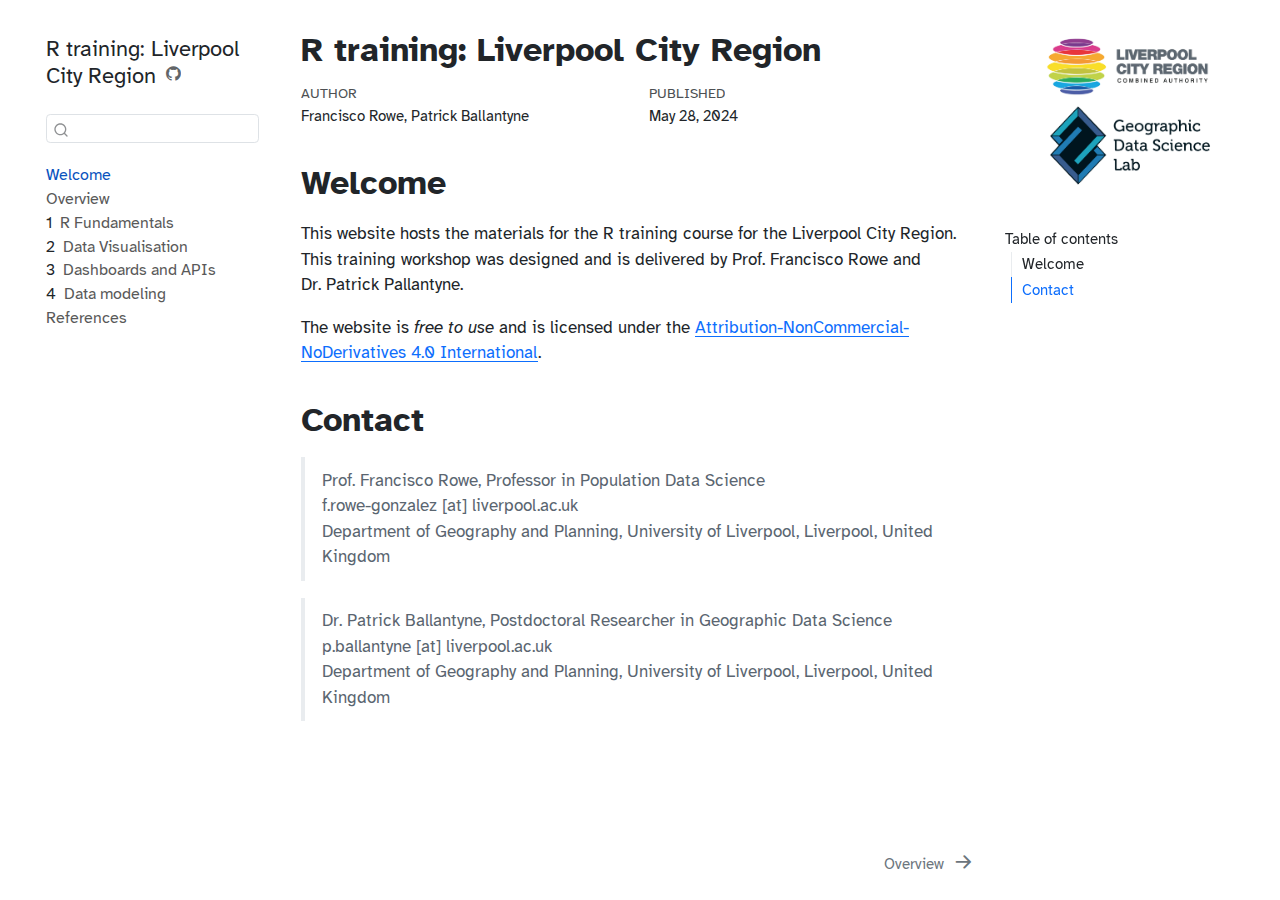
<file: docs/index.html>
<!DOCTYPE html>
<html xmlns="http://www.w3.org/1999/xhtml" lang="en" xml:lang="en"><head>

<meta charset="utf-8">
<meta name="generator" content="quarto-1.4.549">

<meta name="viewport" content="width=device-width, initial-scale=1.0, user-scalable=yes">

<meta name="author" content="Francisco Rowe, Patrick Ballantyne">
<meta name="dcterms.date" content="2024-05-28">

<title>R training: Liverpool City Region</title>
<style>
code{white-space: pre-wrap;}
span.smallcaps{font-variant: small-caps;}
div.columns{display: flex; gap: min(4vw, 1.5em);}
div.column{flex: auto; overflow-x: auto;}
div.hanging-indent{margin-left: 1.5em; text-indent: -1.5em;}
ul.task-list{list-style: none;}
ul.task-list li input[type="checkbox"] {
  width: 0.8em;
  margin: 0 0.8em 0.2em -1em; /* quarto-specific, see https://github.com/quarto-dev/quarto-cli/issues/4556 */ 
  vertical-align: middle;
}
</style>


<script src="site_libs/quarto-nav/quarto-nav.js"></script>
<script src="site_libs/quarto-nav/headroom.min.js"></script>
<script src="site_libs/clipboard/clipboard.min.js"></script>
<script src="site_libs/quarto-search/autocomplete.umd.js"></script>
<script src="site_libs/quarto-search/fuse.min.js"></script>
<script src="site_libs/quarto-search/quarto-search.js"></script>
<meta name="quarto:offset" content="./">
<link href="./00_overview.html" rel="next">
<script src="site_libs/quarto-html/quarto.js"></script>
<script src="site_libs/quarto-html/popper.min.js"></script>
<script src="site_libs/quarto-html/tippy.umd.min.js"></script>
<script src="site_libs/quarto-html/anchor.min.js"></script>
<link href="site_libs/quarto-html/tippy.css" rel="stylesheet">
<link href="site_libs/quarto-html/quarto-syntax-highlighting.css" rel="stylesheet" id="quarto-text-highlighting-styles">
<script src="site_libs/bootstrap/bootstrap.min.js"></script>
<link href="site_libs/bootstrap/bootstrap-icons.css" rel="stylesheet">
<link href="site_libs/bootstrap/bootstrap.min.css" rel="stylesheet" id="quarto-bootstrap" data-mode="light">
<script id="quarto-search-options" type="application/json">{
  "location": "sidebar",
  "copy-button": false,
  "collapse-after": 3,
  "panel-placement": "start",
  "type": "textbox",
  "limit": 50,
  "keyboard-shortcut": [
    "f",
    "/",
    "s"
  ],
  "show-item-context": false,
  "language": {
    "search-no-results-text": "No results",
    "search-matching-documents-text": "matching documents",
    "search-copy-link-title": "Copy link to search",
    "search-hide-matches-text": "Hide additional matches",
    "search-more-match-text": "more match in this document",
    "search-more-matches-text": "more matches in this document",
    "search-clear-button-title": "Clear",
    "search-text-placeholder": "",
    "search-detached-cancel-button-title": "Cancel",
    "search-submit-button-title": "Submit",
    "search-label": "Search"
  }
}</script>


<link rel="stylesheet" href="styles.css">
</head>

<body class="nav-sidebar floating">

<div id="quarto-search-results"></div>
  <header id="quarto-header" class="headroom fixed-top">
  <nav class="quarto-secondary-nav">
    <div class="container-fluid d-flex">
      <button type="button" class="quarto-btn-toggle btn" data-bs-toggle="collapse" data-bs-target=".quarto-sidebar-collapse-item" aria-controls="quarto-sidebar" aria-expanded="false" aria-label="Toggle sidebar navigation" onclick="if (window.quartoToggleHeadroom) { window.quartoToggleHeadroom(); }">
        <i class="bi bi-layout-text-sidebar-reverse"></i>
      </button>
        <nav class="quarto-page-breadcrumbs" aria-label="breadcrumb"><ol class="breadcrumb"><li class="breadcrumb-item"><a href="./index.html">Welcome</a></li></ol></nav>
        <a class="flex-grow-1" role="button" data-bs-toggle="collapse" data-bs-target=".quarto-sidebar-collapse-item" aria-controls="quarto-sidebar" aria-expanded="false" aria-label="Toggle sidebar navigation" onclick="if (window.quartoToggleHeadroom) { window.quartoToggleHeadroom(); }">      
        </a>
      <button type="button" class="btn quarto-search-button" aria-label="" onclick="window.quartoOpenSearch();">
        <i class="bi bi-search"></i>
      </button>
    </div>
  </nav>
</header>
<!-- content -->
<div id="quarto-content" class="quarto-container page-columns page-rows-contents page-layout-article">
<!-- sidebar -->
  <nav id="quarto-sidebar" class="sidebar collapse collapse-horizontal quarto-sidebar-collapse-item sidebar-navigation floating overflow-auto">
    <div class="pt-lg-2 mt-2 text-left sidebar-header">
    <div class="sidebar-title mb-0 py-0">
      <a href="./">R training: Liverpool City Region</a> 
        <div class="sidebar-tools-main">
    <a href="https://github.com/fcorowe/lcr-training" title="Source Code" class="quarto-navigation-tool px-1" aria-label="Source Code"><i class="bi bi-github"></i></a>
</div>
    </div>
      </div>
        <div class="mt-2 flex-shrink-0 align-items-center">
        <div class="sidebar-search">
        <div id="quarto-search" class="" title="Search"></div>
        </div>
        </div>
    <div class="sidebar-menu-container"> 
    <ul class="list-unstyled mt-1">
        <li class="sidebar-item">
  <div class="sidebar-item-container"> 
  <a href="./index.html" class="sidebar-item-text sidebar-link active">
 <span class="menu-text">Welcome</span></a>
  </div>
</li>
        <li class="sidebar-item">
  <div class="sidebar-item-container"> 
  <a href="./00_overview.html" class="sidebar-item-text sidebar-link">
 <span class="menu-text">Overview</span></a>
  </div>
</li>
        <li class="sidebar-item">
  <div class="sidebar-item-container"> 
  <a href="./01_fundamentals.html" class="sidebar-item-text sidebar-link">
 <span class="menu-text"><span class="chapter-number">1</span>&nbsp; <span class="chapter-title">R Fundamentals</span></span></a>
  </div>
</li>
        <li class="sidebar-item">
  <div class="sidebar-item-container"> 
  <a href="./02_data-visualisation.html" class="sidebar-item-text sidebar-link">
 <span class="menu-text"><span class="chapter-number">2</span>&nbsp; <span class="chapter-title">Data Visualisation</span></span></a>
  </div>
</li>
        <li class="sidebar-item">
  <div class="sidebar-item-container"> 
  <a href="./03_dashboards-api.html" class="sidebar-item-text sidebar-link">
 <span class="menu-text"><span class="chapter-number">3</span>&nbsp; <span class="chapter-title">Dashboards and APIs</span></span></a>
  </div>
</li>
        <li class="sidebar-item">
  <div class="sidebar-item-container"> 
  <a href="./04_data-modeling.html" class="sidebar-item-text sidebar-link">
 <span class="menu-text"><span class="chapter-number">4</span>&nbsp; <span class="chapter-title">Data modeling</span></span></a>
  </div>
</li>
        <li class="sidebar-item">
  <div class="sidebar-item-container"> 
  <a href="./references.html" class="sidebar-item-text sidebar-link">
 <span class="menu-text">References</span></a>
  </div>
</li>
    </ul>
    </div>
</nav>
<div id="quarto-sidebar-glass" class="quarto-sidebar-collapse-item" data-bs-toggle="collapse" data-bs-target=".quarto-sidebar-collapse-item"></div>
<!-- margin-sidebar -->
    <div id="quarto-margin-sidebar" class="sidebar margin-sidebar"><div class="quarto-margin-header"><div class="margin-header-item">
<p><img src="./cover.png" class="img-fluid"></p>
</div></div>
        <nav id="TOC" role="doc-toc" class="toc-active">
    <h2 id="toc-title">Table of contents</h2>
   
  <ul>
  <li><a href="#welcome" id="toc-welcome" class="nav-link active" data-scroll-target="#welcome">Welcome</a></li>
  <li><a href="#contact" id="toc-contact" class="nav-link" data-scroll-target="#contact">Contact</a></li>
  </ul>
</nav>
    </div>
<!-- main -->
<main class="content" id="quarto-document-content">

<header id="title-block-header" class="quarto-title-block default">
<div class="quarto-title">
<h1 class="title">R training: Liverpool City Region</h1>
</div>



<div class="quarto-title-meta">

    <div>
    <div class="quarto-title-meta-heading">Author</div>
    <div class="quarto-title-meta-contents">
             <p>Francisco Rowe, Patrick Ballantyne </p>
          </div>
  </div>
    
    <div>
    <div class="quarto-title-meta-heading">Published</div>
    <div class="quarto-title-meta-contents">
      <p class="date">May 28, 2024</p>
    </div>
  </div>
  
    
  </div>
  


</header>


<section id="welcome" class="level1 unnumbered">
<h1 class="unnumbered">Welcome</h1>
<p>This website hosts the materials for the R training course for the Liverpool City Region. This training workshop was designed and is delivered by Prof.&nbsp;Francisco Rowe and Dr.&nbsp;Patrick Pallantyne.</p>
<p>The website is <em>free to use</em> and is licensed under the <a href="https://creativecommons.org/licenses/by-nc-nd/4.0/">Attribution-NonCommercial-NoDerivatives 4.0 International</a>.</p>
</section>
<section id="contact" class="level1 unnumbered">
<h1 class="unnumbered">Contact</h1>
<blockquote class="blockquote">
<div class="line-block">Prof.&nbsp;Francisco Rowe, Professor in Population Data Science<br>
f.rowe-gonzalez [at] liverpool.ac.uk<br>
Department of Geography and Planning, University of Liverpool, Liverpool, United Kingdom</div>
</blockquote>
<blockquote class="blockquote">
<div class="line-block">Dr.&nbsp;Patrick Ballantyne, Postdoctoral Researcher in Geographic Data Science<br>
p.ballantyne [at] liverpool.ac.uk<br>
Department of Geography and Planning, University of Liverpool, Liverpool, United Kingdom</div>
</blockquote>


</section>

</main> <!-- /main -->
<script id="quarto-html-after-body" type="application/javascript">
window.document.addEventListener("DOMContentLoaded", function (event) {
  const toggleBodyColorMode = (bsSheetEl) => {
    const mode = bsSheetEl.getAttribute("data-mode");
    const bodyEl = window.document.querySelector("body");
    if (mode === "dark") {
      bodyEl.classList.add("quarto-dark");
      bodyEl.classList.remove("quarto-light");
    } else {
      bodyEl.classList.add("quarto-light");
      bodyEl.classList.remove("quarto-dark");
    }
  }
  const toggleBodyColorPrimary = () => {
    const bsSheetEl = window.document.querySelector("link#quarto-bootstrap");
    if (bsSheetEl) {
      toggleBodyColorMode(bsSheetEl);
    }
  }
  toggleBodyColorPrimary();  
  const icon = "";
  const anchorJS = new window.AnchorJS();
  anchorJS.options = {
    placement: 'right',
    icon: icon
  };
  anchorJS.add('.anchored');
  const isCodeAnnotation = (el) => {
    for (const clz of el.classList) {
      if (clz.startsWith('code-annotation-')) {                     
        return true;
      }
    }
    return false;
  }
  const clipboard = new window.ClipboardJS('.code-copy-button', {
    text: function(trigger) {
      const codeEl = trigger.previousElementSibling.cloneNode(true);
      for (const childEl of codeEl.children) {
        if (isCodeAnnotation(childEl)) {
          childEl.remove();
        }
      }
      return codeEl.innerText;
    }
  });
  clipboard.on('success', function(e) {
    // button target
    const button = e.trigger;
    // don't keep focus
    button.blur();
    // flash "checked"
    button.classList.add('code-copy-button-checked');
    var currentTitle = button.getAttribute("title");
    button.setAttribute("title", "Copied!");
    let tooltip;
    if (window.bootstrap) {
      button.setAttribute("data-bs-toggle", "tooltip");
      button.setAttribute("data-bs-placement", "left");
      button.setAttribute("data-bs-title", "Copied!");
      tooltip = new bootstrap.Tooltip(button, 
        { trigger: "manual", 
          customClass: "code-copy-button-tooltip",
          offset: [0, -8]});
      tooltip.show();    
    }
    setTimeout(function() {
      if (tooltip) {
        tooltip.hide();
        button.removeAttribute("data-bs-title");
        button.removeAttribute("data-bs-toggle");
        button.removeAttribute("data-bs-placement");
      }
      button.setAttribute("title", currentTitle);
      button.classList.remove('code-copy-button-checked');
    }, 1000);
    // clear code selection
    e.clearSelection();
  });
  function tippyHover(el, contentFn, onTriggerFn, onUntriggerFn) {
    const config = {
      allowHTML: true,
      maxWidth: 500,
      delay: 100,
      arrow: false,
      appendTo: function(el) {
          return el.parentElement;
      },
      interactive: true,
      interactiveBorder: 10,
      theme: 'quarto',
      placement: 'bottom-start',
    };
    if (contentFn) {
      config.content = contentFn;
    }
    if (onTriggerFn) {
      config.onTrigger = onTriggerFn;
    }
    if (onUntriggerFn) {
      config.onUntrigger = onUntriggerFn;
    }
    window.tippy(el, config); 
  }
  const noterefs = window.document.querySelectorAll('a[role="doc-noteref"]');
  for (var i=0; i<noterefs.length; i++) {
    const ref = noterefs[i];
    tippyHover(ref, function() {
      // use id or data attribute instead here
      let href = ref.getAttribute('data-footnote-href') || ref.getAttribute('href');
      try { href = new URL(href).hash; } catch {}
      const id = href.replace(/^#\/?/, "");
      const note = window.document.getElementById(id);
      return note.innerHTML;
    });
  }
  const xrefs = window.document.querySelectorAll('a.quarto-xref');
  const processXRef = (id, note) => {
    // Strip column container classes
    const stripColumnClz = (el) => {
      el.classList.remove("page-full", "page-columns");
      if (el.children) {
        for (const child of el.children) {
          stripColumnClz(child);
        }
      }
    }
    stripColumnClz(note)
    if (id === null || id.startsWith('sec-')) {
      // Special case sections, only their first couple elements
      const container = document.createElement("div");
      if (note.children && note.children.length > 2) {
        container.appendChild(note.children[0].cloneNode(true));
        for (let i = 1; i < note.children.length; i++) {
          const child = note.children[i];
          if (child.tagName === "P" && child.innerText === "") {
            continue;
          } else {
            container.appendChild(child.cloneNode(true));
            break;
          }
        }
        if (window.Quarto?.typesetMath) {
          window.Quarto.typesetMath(container);
        }
        return container.innerHTML
      } else {
        if (window.Quarto?.typesetMath) {
          window.Quarto.typesetMath(note);
        }
        return note.innerHTML;
      }
    } else {
      // Remove any anchor links if they are present
      const anchorLink = note.querySelector('a.anchorjs-link');
      if (anchorLink) {
        anchorLink.remove();
      }
      if (window.Quarto?.typesetMath) {
        window.Quarto.typesetMath(note);
      }
      // TODO in 1.5, we should make sure this works without a callout special case
      if (note.classList.contains("callout")) {
        return note.outerHTML;
      } else {
        return note.innerHTML;
      }
    }
  }
  for (var i=0; i<xrefs.length; i++) {
    const xref = xrefs[i];
    tippyHover(xref, undefined, function(instance) {
      instance.disable();
      let url = xref.getAttribute('href');
      let hash = undefined; 
      if (url.startsWith('#')) {
        hash = url;
      } else {
        try { hash = new URL(url).hash; } catch {}
      }
      if (hash) {
        const id = hash.replace(/^#\/?/, "");
        const note = window.document.getElementById(id);
        if (note !== null) {
          try {
            const html = processXRef(id, note.cloneNode(true));
            instance.setContent(html);
          } finally {
            instance.enable();
            instance.show();
          }
        } else {
          // See if we can fetch this
          fetch(url.split('#')[0])
          .then(res => res.text())
          .then(html => {
            const parser = new DOMParser();
            const htmlDoc = parser.parseFromString(html, "text/html");
            const note = htmlDoc.getElementById(id);
            if (note !== null) {
              const html = processXRef(id, note);
              instance.setContent(html);
            } 
          }).finally(() => {
            instance.enable();
            instance.show();
          });
        }
      } else {
        // See if we can fetch a full url (with no hash to target)
        // This is a special case and we should probably do some content thinning / targeting
        fetch(url)
        .then(res => res.text())
        .then(html => {
          const parser = new DOMParser();
          const htmlDoc = parser.parseFromString(html, "text/html");
          const note = htmlDoc.querySelector('main.content');
          if (note !== null) {
            // This should only happen for chapter cross references
            // (since there is no id in the URL)
            // remove the first header
            if (note.children.length > 0 && note.children[0].tagName === "HEADER") {
              note.children[0].remove();
            }
            const html = processXRef(null, note);
            instance.setContent(html);
          } 
        }).finally(() => {
          instance.enable();
          instance.show();
        });
      }
    }, function(instance) {
    });
  }
      let selectedAnnoteEl;
      const selectorForAnnotation = ( cell, annotation) => {
        let cellAttr = 'data-code-cell="' + cell + '"';
        let lineAttr = 'data-code-annotation="' +  annotation + '"';
        const selector = 'span[' + cellAttr + '][' + lineAttr + ']';
        return selector;
      }
      const selectCodeLines = (annoteEl) => {
        const doc = window.document;
        const targetCell = annoteEl.getAttribute("data-target-cell");
        const targetAnnotation = annoteEl.getAttribute("data-target-annotation");
        const annoteSpan = window.document.querySelector(selectorForAnnotation(targetCell, targetAnnotation));
        const lines = annoteSpan.getAttribute("data-code-lines").split(",");
        const lineIds = lines.map((line) => {
          return targetCell + "-" + line;
        })
        let top = null;
        let height = null;
        let parent = null;
        if (lineIds.length > 0) {
            //compute the position of the single el (top and bottom and make a div)
            const el = window.document.getElementById(lineIds[0]);
            top = el.offsetTop;
            height = el.offsetHeight;
            parent = el.parentElement.parentElement;
          if (lineIds.length > 1) {
            const lastEl = window.document.getElementById(lineIds[lineIds.length - 1]);
            const bottom = lastEl.offsetTop + lastEl.offsetHeight;
            height = bottom - top;
          }
          if (top !== null && height !== null && parent !== null) {
            // cook up a div (if necessary) and position it 
            let div = window.document.getElementById("code-annotation-line-highlight");
            if (div === null) {
              div = window.document.createElement("div");
              div.setAttribute("id", "code-annotation-line-highlight");
              div.style.position = 'absolute';
              parent.appendChild(div);
            }
            div.style.top = top - 2 + "px";
            div.style.height = height + 4 + "px";
            div.style.left = 0;
            let gutterDiv = window.document.getElementById("code-annotation-line-highlight-gutter");
            if (gutterDiv === null) {
              gutterDiv = window.document.createElement("div");
              gutterDiv.setAttribute("id", "code-annotation-line-highlight-gutter");
              gutterDiv.style.position = 'absolute';
              const codeCell = window.document.getElementById(targetCell);
              const gutter = codeCell.querySelector('.code-annotation-gutter');
              gutter.appendChild(gutterDiv);
            }
            gutterDiv.style.top = top - 2 + "px";
            gutterDiv.style.height = height + 4 + "px";
          }
          selectedAnnoteEl = annoteEl;
        }
      };
      const unselectCodeLines = () => {
        const elementsIds = ["code-annotation-line-highlight", "code-annotation-line-highlight-gutter"];
        elementsIds.forEach((elId) => {
          const div = window.document.getElementById(elId);
          if (div) {
            div.remove();
          }
        });
        selectedAnnoteEl = undefined;
      };
        // Handle positioning of the toggle
    window.addEventListener(
      "resize",
      throttle(() => {
        elRect = undefined;
        if (selectedAnnoteEl) {
          selectCodeLines(selectedAnnoteEl);
        }
      }, 10)
    );
    function throttle(fn, ms) {
    let throttle = false;
    let timer;
      return (...args) => {
        if(!throttle) { // first call gets through
            fn.apply(this, args);
            throttle = true;
        } else { // all the others get throttled
            if(timer) clearTimeout(timer); // cancel #2
            timer = setTimeout(() => {
              fn.apply(this, args);
              timer = throttle = false;
            }, ms);
        }
      };
    }
      // Attach click handler to the DT
      const annoteDls = window.document.querySelectorAll('dt[data-target-cell]');
      for (const annoteDlNode of annoteDls) {
        annoteDlNode.addEventListener('click', (event) => {
          const clickedEl = event.target;
          if (clickedEl !== selectedAnnoteEl) {
            unselectCodeLines();
            const activeEl = window.document.querySelector('dt[data-target-cell].code-annotation-active');
            if (activeEl) {
              activeEl.classList.remove('code-annotation-active');
            }
            selectCodeLines(clickedEl);
            clickedEl.classList.add('code-annotation-active');
          } else {
            // Unselect the line
            unselectCodeLines();
            clickedEl.classList.remove('code-annotation-active');
          }
        });
      }
  const findCites = (el) => {
    const parentEl = el.parentElement;
    if (parentEl) {
      const cites = parentEl.dataset.cites;
      if (cites) {
        return {
          el,
          cites: cites.split(' ')
        };
      } else {
        return findCites(el.parentElement)
      }
    } else {
      return undefined;
    }
  };
  var bibliorefs = window.document.querySelectorAll('a[role="doc-biblioref"]');
  for (var i=0; i<bibliorefs.length; i++) {
    const ref = bibliorefs[i];
    const citeInfo = findCites(ref);
    if (citeInfo) {
      tippyHover(citeInfo.el, function() {
        var popup = window.document.createElement('div');
        citeInfo.cites.forEach(function(cite) {
          var citeDiv = window.document.createElement('div');
          citeDiv.classList.add('hanging-indent');
          citeDiv.classList.add('csl-entry');
          var biblioDiv = window.document.getElementById('ref-' + cite);
          if (biblioDiv) {
            citeDiv.innerHTML = biblioDiv.innerHTML;
          }
          popup.appendChild(citeDiv);
        });
        return popup.innerHTML;
      });
    }
  }
});
</script>
<nav class="page-navigation">
  <div class="nav-page nav-page-previous">
  </div>
  <div class="nav-page nav-page-next">
      <a href="./00_overview.html" class="pagination-link" aria-label="Overview">
        <span class="nav-page-text">Overview</span> <i class="bi bi-arrow-right-short"></i>
      </a>
  </div>
</nav>
</div> <!-- /content -->




</body></html>
</file>
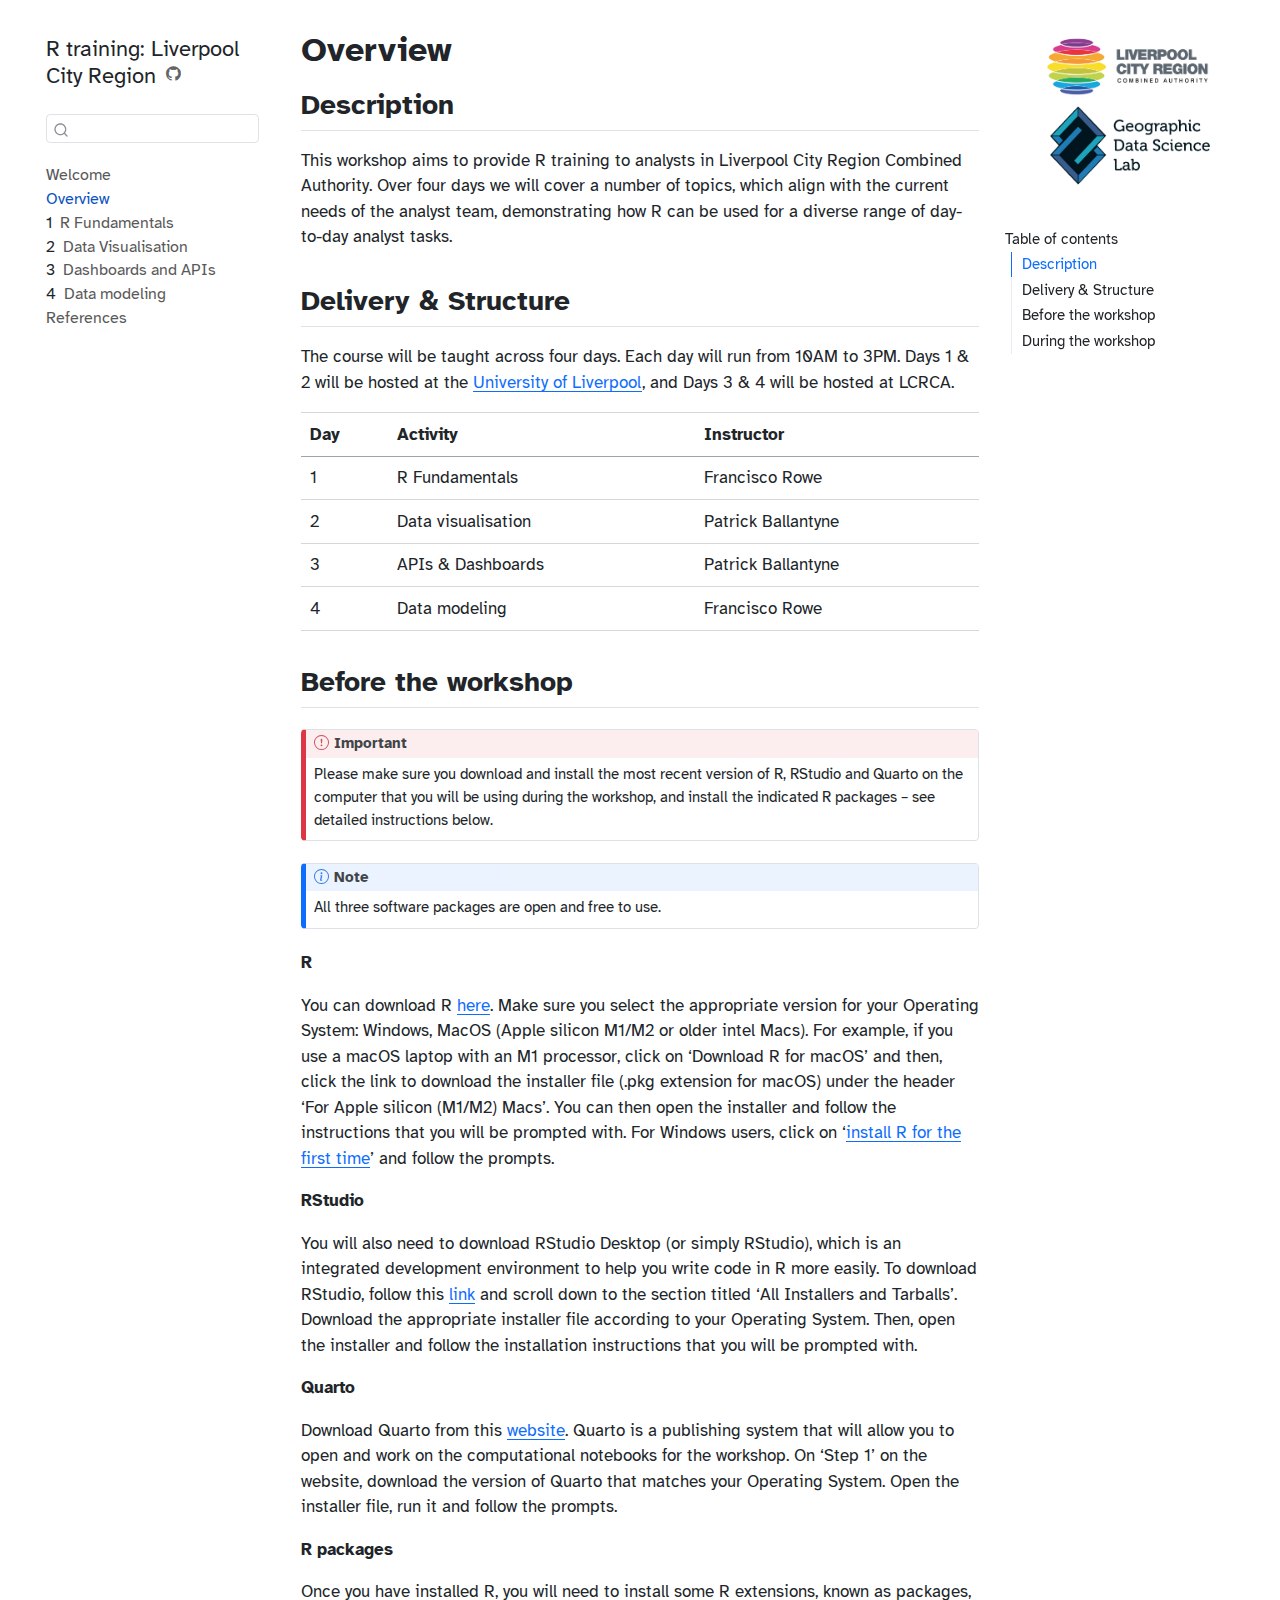
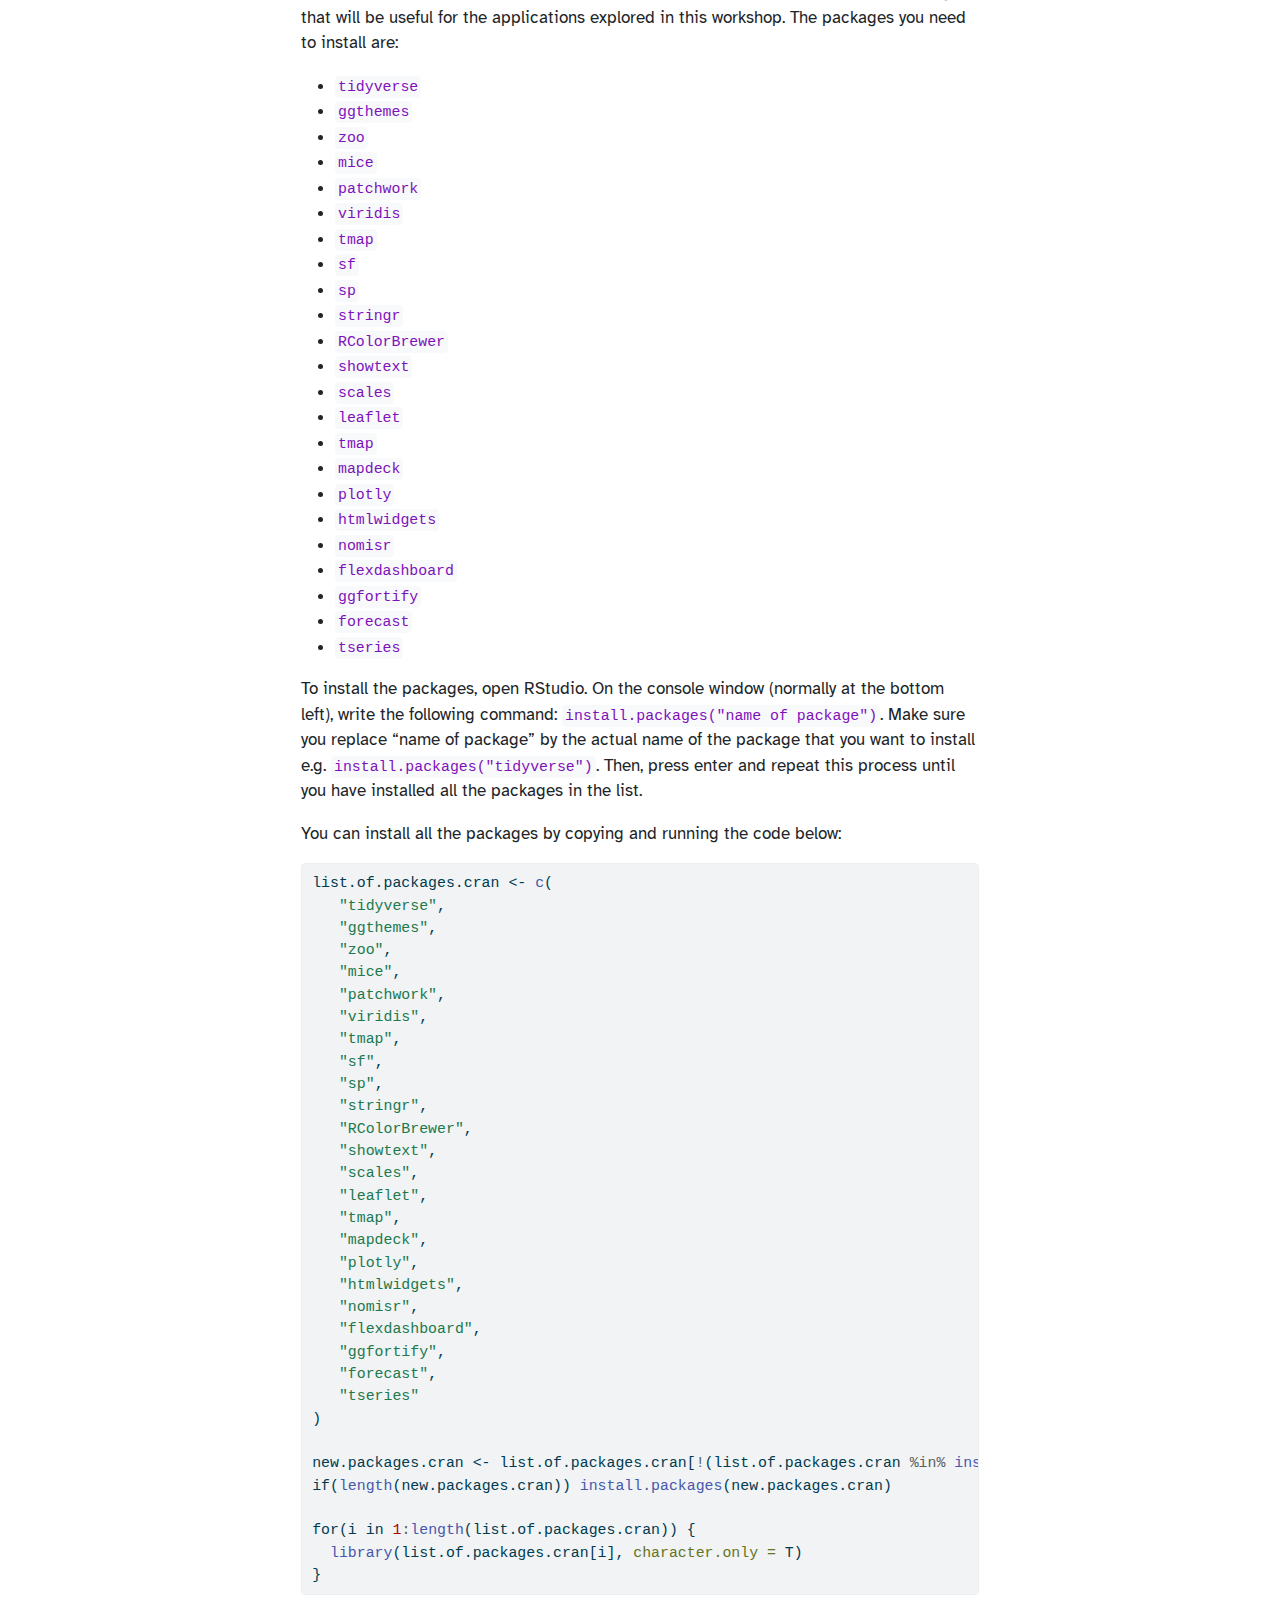
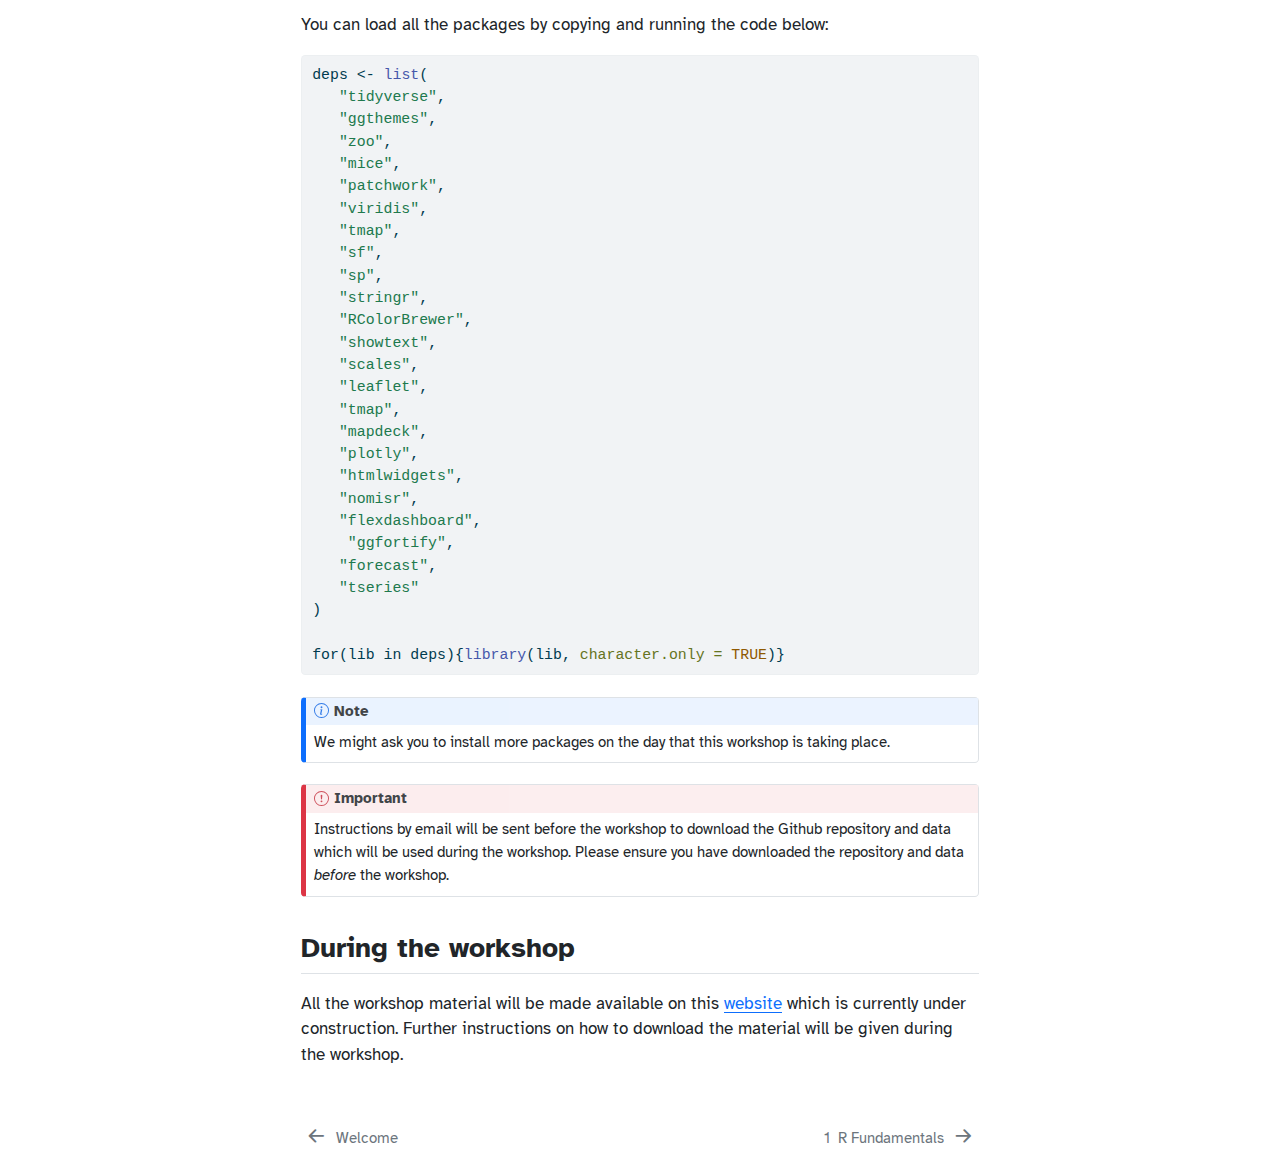
<file: docs/00_overview.html>
<!DOCTYPE html>
<html xmlns="http://www.w3.org/1999/xhtml" lang="en" xml:lang="en"><head>

<meta charset="utf-8">
<meta name="generator" content="quarto-1.4.549">

<meta name="viewport" content="width=device-width, initial-scale=1.0, user-scalable=yes">


<title>R training: Liverpool City Region - Overview</title>
<style>
code{white-space: pre-wrap;}
span.smallcaps{font-variant: small-caps;}
div.columns{display: flex; gap: min(4vw, 1.5em);}
div.column{flex: auto; overflow-x: auto;}
div.hanging-indent{margin-left: 1.5em; text-indent: -1.5em;}
ul.task-list{list-style: none;}
ul.task-list li input[type="checkbox"] {
  width: 0.8em;
  margin: 0 0.8em 0.2em -1em; /* quarto-specific, see https://github.com/quarto-dev/quarto-cli/issues/4556 */ 
  vertical-align: middle;
}
/* CSS for syntax highlighting */
pre > code.sourceCode { white-space: pre; position: relative; }
pre > code.sourceCode > span { line-height: 1.25; }
pre > code.sourceCode > span:empty { height: 1.2em; }
.sourceCode { overflow: visible; }
code.sourceCode > span { color: inherit; text-decoration: inherit; }
div.sourceCode { margin: 1em 0; }
pre.sourceCode { margin: 0; }
@media screen {
div.sourceCode { overflow: auto; }
}
@media print {
pre > code.sourceCode { white-space: pre-wrap; }
pre > code.sourceCode > span { text-indent: -5em; padding-left: 5em; }
}
pre.numberSource code
  { counter-reset: source-line 0; }
pre.numberSource code > span
  { position: relative; left: -4em; counter-increment: source-line; }
pre.numberSource code > span > a:first-child::before
  { content: counter(source-line);
    position: relative; left: -1em; text-align: right; vertical-align: baseline;
    border: none; display: inline-block;
    -webkit-touch-callout: none; -webkit-user-select: none;
    -khtml-user-select: none; -moz-user-select: none;
    -ms-user-select: none; user-select: none;
    padding: 0 4px; width: 4em;
  }
pre.numberSource { margin-left: 3em;  padding-left: 4px; }
div.sourceCode
  {   }
@media screen {
pre > code.sourceCode > span > a:first-child::before { text-decoration: underline; }
}
</style>


<script src="site_libs/quarto-nav/quarto-nav.js"></script>
<script src="site_libs/quarto-nav/headroom.min.js"></script>
<script src="site_libs/clipboard/clipboard.min.js"></script>
<script src="site_libs/quarto-search/autocomplete.umd.js"></script>
<script src="site_libs/quarto-search/fuse.min.js"></script>
<script src="site_libs/quarto-search/quarto-search.js"></script>
<meta name="quarto:offset" content="./">
<link href="./01_fundamentals.html" rel="next">
<link href="./index.html" rel="prev">
<script src="site_libs/quarto-html/quarto.js"></script>
<script src="site_libs/quarto-html/popper.min.js"></script>
<script src="site_libs/quarto-html/tippy.umd.min.js"></script>
<script src="site_libs/quarto-html/anchor.min.js"></script>
<link href="site_libs/quarto-html/tippy.css" rel="stylesheet">
<link href="site_libs/quarto-html/quarto-syntax-highlighting.css" rel="stylesheet" id="quarto-text-highlighting-styles">
<script src="site_libs/bootstrap/bootstrap.min.js"></script>
<link href="site_libs/bootstrap/bootstrap-icons.css" rel="stylesheet">
<link href="site_libs/bootstrap/bootstrap.min.css" rel="stylesheet" id="quarto-bootstrap" data-mode="light">
<script id="quarto-search-options" type="application/json">{
  "location": "sidebar",
  "copy-button": false,
  "collapse-after": 3,
  "panel-placement": "start",
  "type": "textbox",
  "limit": 50,
  "keyboard-shortcut": [
    "f",
    "/",
    "s"
  ],
  "show-item-context": false,
  "language": {
    "search-no-results-text": "No results",
    "search-matching-documents-text": "matching documents",
    "search-copy-link-title": "Copy link to search",
    "search-hide-matches-text": "Hide additional matches",
    "search-more-match-text": "more match in this document",
    "search-more-matches-text": "more matches in this document",
    "search-clear-button-title": "Clear",
    "search-text-placeholder": "",
    "search-detached-cancel-button-title": "Cancel",
    "search-submit-button-title": "Submit",
    "search-label": "Search"
  }
}</script>


<link rel="stylesheet" href="styles.css">
</head>

<body class="nav-sidebar floating">

<div id="quarto-search-results"></div>
  <header id="quarto-header" class="headroom fixed-top">
  <nav class="quarto-secondary-nav">
    <div class="container-fluid d-flex">
      <button type="button" class="quarto-btn-toggle btn" data-bs-toggle="collapse" data-bs-target=".quarto-sidebar-collapse-item" aria-controls="quarto-sidebar" aria-expanded="false" aria-label="Toggle sidebar navigation" onclick="if (window.quartoToggleHeadroom) { window.quartoToggleHeadroom(); }">
        <i class="bi bi-layout-text-sidebar-reverse"></i>
      </button>
        <nav class="quarto-page-breadcrumbs" aria-label="breadcrumb"><ol class="breadcrumb"><li class="breadcrumb-item"><a href="./00_overview.html">Overview</a></li></ol></nav>
        <a class="flex-grow-1" role="button" data-bs-toggle="collapse" data-bs-target=".quarto-sidebar-collapse-item" aria-controls="quarto-sidebar" aria-expanded="false" aria-label="Toggle sidebar navigation" onclick="if (window.quartoToggleHeadroom) { window.quartoToggleHeadroom(); }">      
        </a>
      <button type="button" class="btn quarto-search-button" aria-label="" onclick="window.quartoOpenSearch();">
        <i class="bi bi-search"></i>
      </button>
    </div>
  </nav>
</header>
<!-- content -->
<div id="quarto-content" class="quarto-container page-columns page-rows-contents page-layout-article">
<!-- sidebar -->
  <nav id="quarto-sidebar" class="sidebar collapse collapse-horizontal quarto-sidebar-collapse-item sidebar-navigation floating overflow-auto">
    <div class="pt-lg-2 mt-2 text-left sidebar-header">
    <div class="sidebar-title mb-0 py-0">
      <a href="./">R training: Liverpool City Region</a> 
        <div class="sidebar-tools-main">
    <a href="https://github.com/fcorowe/lcr-training" title="Source Code" class="quarto-navigation-tool px-1" aria-label="Source Code"><i class="bi bi-github"></i></a>
</div>
    </div>
      </div>
        <div class="mt-2 flex-shrink-0 align-items-center">
        <div class="sidebar-search">
        <div id="quarto-search" class="" title="Search"></div>
        </div>
        </div>
    <div class="sidebar-menu-container"> 
    <ul class="list-unstyled mt-1">
        <li class="sidebar-item">
  <div class="sidebar-item-container"> 
  <a href="./index.html" class="sidebar-item-text sidebar-link">
 <span class="menu-text">Welcome</span></a>
  </div>
</li>
        <li class="sidebar-item">
  <div class="sidebar-item-container"> 
  <a href="./00_overview.html" class="sidebar-item-text sidebar-link active">
 <span class="menu-text">Overview</span></a>
  </div>
</li>
        <li class="sidebar-item">
  <div class="sidebar-item-container"> 
  <a href="./01_fundamentals.html" class="sidebar-item-text sidebar-link">
 <span class="menu-text"><span class="chapter-number">1</span>&nbsp; <span class="chapter-title">R Fundamentals</span></span></a>
  </div>
</li>
        <li class="sidebar-item">
  <div class="sidebar-item-container"> 
  <a href="./02_data-visualisation.html" class="sidebar-item-text sidebar-link">
 <span class="menu-text"><span class="chapter-number">2</span>&nbsp; <span class="chapter-title">Data Visualisation</span></span></a>
  </div>
</li>
        <li class="sidebar-item">
  <div class="sidebar-item-container"> 
  <a href="./03_dashboards-api.html" class="sidebar-item-text sidebar-link">
 <span class="menu-text"><span class="chapter-number">3</span>&nbsp; <span class="chapter-title">Dashboards and APIs</span></span></a>
  </div>
</li>
        <li class="sidebar-item">
  <div class="sidebar-item-container"> 
  <a href="./04_data-modeling.html" class="sidebar-item-text sidebar-link">
 <span class="menu-text"><span class="chapter-number">4</span>&nbsp; <span class="chapter-title">Data modeling</span></span></a>
  </div>
</li>
        <li class="sidebar-item">
  <div class="sidebar-item-container"> 
  <a href="./references.html" class="sidebar-item-text sidebar-link">
 <span class="menu-text">References</span></a>
  </div>
</li>
    </ul>
    </div>
</nav>
<div id="quarto-sidebar-glass" class="quarto-sidebar-collapse-item" data-bs-toggle="collapse" data-bs-target=".quarto-sidebar-collapse-item"></div>
<!-- margin-sidebar -->
    <div id="quarto-margin-sidebar" class="sidebar margin-sidebar"><div class="quarto-margin-header"><div class="margin-header-item">
<p><img src="./cover.png" class="img-fluid"></p>
</div></div>
        <nav id="TOC" role="doc-toc" class="toc-active">
    <h2 id="toc-title">Table of contents</h2>
   
  <ul>
  <li><a href="#description" id="toc-description" class="nav-link active" data-scroll-target="#description">Description</a></li>
  <li><a href="#delivery-structure" id="toc-delivery-structure" class="nav-link" data-scroll-target="#delivery-structure">Delivery &amp; Structure</a></li>
  <li><a href="#before-the-workshop" id="toc-before-the-workshop" class="nav-link" data-scroll-target="#before-the-workshop">Before the workshop</a></li>
  <li><a href="#during-the-workshop" id="toc-during-the-workshop" class="nav-link" data-scroll-target="#during-the-workshop">During the workshop</a></li>
  </ul>
</nav>
    </div>
<!-- main -->
<main class="content" id="quarto-document-content">

<header id="title-block-header" class="quarto-title-block default">
<div class="quarto-title">
<h1 class="title">Overview</h1>
</div>



<div class="quarto-title-meta">

    
  
    
  </div>
  


</header>


<section id="description" class="level2">
<h2 class="anchored" data-anchor-id="description">Description</h2>
<p>This workshop aims to provide R training to analysts in Liverpool City Region Combined Authority. Over four days we will cover a number of topics, which align with the current needs of the analyst team, demonstrating how R can be used for a diverse range of day-to-day analyst tasks.</p>
</section>
<section id="delivery-structure" class="level2">
<h2 class="anchored" data-anchor-id="delivery-structure">Delivery &amp; Structure</h2>
<p>The course will be taught across four days. Each day will run from 10AM to 3PM. Days 1 &amp; 2 will be hosted at the <a href="https://www.liverpool.ac.uk/geography-and-planning/contacts-and-finding-us/">University of Liverpool</a>, and Days 3 &amp; 4 will be hosted at LCRCA.</p>
<table class="table">
<thead>
<tr class="header">
<th>Day</th>
<th>Activity</th>
<th>Instructor</th>
</tr>
</thead>
<tbody>
<tr class="odd">
<td>1</td>
<td>R Fundamentals</td>
<td>Francisco Rowe</td>
</tr>
<tr class="even">
<td>2</td>
<td>Data visualisation</td>
<td>Patrick Ballantyne</td>
</tr>
<tr class="odd">
<td>3</td>
<td>APIs &amp; Dashboards</td>
<td>Patrick Ballantyne</td>
</tr>
<tr class="even">
<td>4</td>
<td>Data modeling</td>
<td>Francisco Rowe</td>
</tr>
</tbody>
</table>
</section>
<section id="before-the-workshop" class="level2">
<h2 class="anchored" data-anchor-id="before-the-workshop">Before the workshop</h2>
<div class="callout callout-style-default callout-important callout-titled">
<div class="callout-header d-flex align-content-center">
<div class="callout-icon-container">
<i class="callout-icon"></i>
</div>
<div class="callout-title-container flex-fill">
Important
</div>
</div>
<div class="callout-body-container callout-body">
<p>Please make sure you download and install the most recent version of R, RStudio and Quarto on the computer that you will be using during the workshop, and install the indicated R packages – see detailed instructions below.</p>
</div>
</div>
<div class="callout callout-style-default callout-note callout-titled">
<div class="callout-header d-flex align-content-center">
<div class="callout-icon-container">
<i class="callout-icon"></i>
</div>
<div class="callout-title-container flex-fill">
Note
</div>
</div>
<div class="callout-body-container callout-body">
<p>All three software packages are open and free to use.</p>
</div>
</div>
<p><strong>R</strong></p>
<p>You can download R <a href="https://cran.r-project.org/">here</a>. Make sure you select the appropriate version for your Operating System: Windows, MacOS (Apple silicon M1/M2 or older intel Macs). For example, if you use a macOS laptop with an M1 processor, click on ‘Download R for macOS’ and then, click the link to download the installer file (.pkg extension for macOS) under the header ‘For Apple silicon (M1/M2) Macs’. You can then open the installer and follow the instructions that you will be prompted with. For Windows users, click on ‘<a href="https://cran.r-project.org/bin/windows/base/">install R for the first time</a>’ and follow the prompts.</p>
<p><strong>RStudio</strong></p>
<p>You will also need to download RStudio Desktop (or simply RStudio), which is an integrated development environment to help you write code in R more easily. To download RStudio, follow this <a href="https://posit.co/download/rstudio-desktop/">link</a> and scroll down to the section titled ‘All Installers and Tarballs’. Download the appropriate installer file according to your Operating System. Then, open the installer and follow the installation instructions that you will be prompted with.</p>
<p><strong>Quarto</strong></p>
<p>Download Quarto from this <a href="https://quarto.org/docs/get-started/">website</a>. Quarto is a publishing system that will allow you to open and work on the computational notebooks for the workshop. On ‘Step 1’ on the website, download the version of Quarto that matches your Operating System. Open the installer file, run it and follow the prompts.</p>
<p><strong>R packages</strong></p>
<p>Once you have installed R, you will need to install some R extensions, known as packages, that will be useful for the applications explored in this workshop. The packages you need to install are:</p>
<ul>
<li><code>tidyverse</code></li>
<li><code>ggthemes</code></li>
<li><code>zoo</code></li>
<li><code>mice</code></li>
<li><code>patchwork</code></li>
<li><code>viridis</code></li>
<li><code>tmap</code></li>
<li><code>sf</code></li>
<li><code>sp</code></li>
<li><code>stringr</code></li>
<li><code>RColorBrewer</code></li>
<li><code>showtext</code></li>
<li><code>scales</code></li>
<li><code>leaflet</code></li>
<li><code>tmap</code></li>
<li><code>mapdeck</code></li>
<li><code>plotly</code></li>
<li><code>htmlwidgets</code></li>
<li><code>nomisr</code></li>
<li><code>flexdashboard</code></li>
<li><code>ggfortify</code></li>
<li><code>forecast</code></li>
<li><code>tseries</code></li>
</ul>
<p>To install the packages, open RStudio. On the console window (normally at the bottom left), write the following command: <code>install.packages("name of package")</code>. Make sure you replace “name of package” by the actual name of the package that you want to install e.g.&nbsp;<code>install.packages("tidyverse")</code>. Then, press enter and repeat this process until you have installed all the packages in the list.</p>
<p>You can install all the packages by copying and running the code below:</p>
<div class="cell">
<div class="sourceCode cell-code" id="cb1"><pre class="sourceCode r code-with-copy"><code class="sourceCode r"><span id="cb1-1"><a href="#cb1-1" aria-hidden="true" tabindex="-1"></a>list.of.packages.cran <span class="ot">&lt;-</span> <span class="fu">c</span>(</span>
<span id="cb1-2"><a href="#cb1-2" aria-hidden="true" tabindex="-1"></a>   <span class="st">"tidyverse"</span>,</span>
<span id="cb1-3"><a href="#cb1-3" aria-hidden="true" tabindex="-1"></a>   <span class="st">"ggthemes"</span>,</span>
<span id="cb1-4"><a href="#cb1-4" aria-hidden="true" tabindex="-1"></a>   <span class="st">"zoo"</span>,</span>
<span id="cb1-5"><a href="#cb1-5" aria-hidden="true" tabindex="-1"></a>   <span class="st">"mice"</span>,</span>
<span id="cb1-6"><a href="#cb1-6" aria-hidden="true" tabindex="-1"></a>   <span class="st">"patchwork"</span>,</span>
<span id="cb1-7"><a href="#cb1-7" aria-hidden="true" tabindex="-1"></a>   <span class="st">"viridis"</span>,</span>
<span id="cb1-8"><a href="#cb1-8" aria-hidden="true" tabindex="-1"></a>   <span class="st">"tmap"</span>,</span>
<span id="cb1-9"><a href="#cb1-9" aria-hidden="true" tabindex="-1"></a>   <span class="st">"sf"</span>,</span>
<span id="cb1-10"><a href="#cb1-10" aria-hidden="true" tabindex="-1"></a>   <span class="st">"sp"</span>,</span>
<span id="cb1-11"><a href="#cb1-11" aria-hidden="true" tabindex="-1"></a>   <span class="st">"stringr"</span>,</span>
<span id="cb1-12"><a href="#cb1-12" aria-hidden="true" tabindex="-1"></a>   <span class="st">"RColorBrewer"</span>,</span>
<span id="cb1-13"><a href="#cb1-13" aria-hidden="true" tabindex="-1"></a>   <span class="st">"showtext"</span>,</span>
<span id="cb1-14"><a href="#cb1-14" aria-hidden="true" tabindex="-1"></a>   <span class="st">"scales"</span>,</span>
<span id="cb1-15"><a href="#cb1-15" aria-hidden="true" tabindex="-1"></a>   <span class="st">"leaflet"</span>,</span>
<span id="cb1-16"><a href="#cb1-16" aria-hidden="true" tabindex="-1"></a>   <span class="st">"tmap"</span>,</span>
<span id="cb1-17"><a href="#cb1-17" aria-hidden="true" tabindex="-1"></a>   <span class="st">"mapdeck"</span>,</span>
<span id="cb1-18"><a href="#cb1-18" aria-hidden="true" tabindex="-1"></a>   <span class="st">"plotly"</span>,</span>
<span id="cb1-19"><a href="#cb1-19" aria-hidden="true" tabindex="-1"></a>   <span class="st">"htmlwidgets"</span>,</span>
<span id="cb1-20"><a href="#cb1-20" aria-hidden="true" tabindex="-1"></a>   <span class="st">"nomisr"</span>,</span>
<span id="cb1-21"><a href="#cb1-21" aria-hidden="true" tabindex="-1"></a>   <span class="st">"flexdashboard"</span>,</span>
<span id="cb1-22"><a href="#cb1-22" aria-hidden="true" tabindex="-1"></a>   <span class="st">"ggfortify"</span>,</span>
<span id="cb1-23"><a href="#cb1-23" aria-hidden="true" tabindex="-1"></a>   <span class="st">"forecast"</span>,</span>
<span id="cb1-24"><a href="#cb1-24" aria-hidden="true" tabindex="-1"></a>   <span class="st">"tseries"</span></span>
<span id="cb1-25"><a href="#cb1-25" aria-hidden="true" tabindex="-1"></a>)</span>
<span id="cb1-26"><a href="#cb1-26" aria-hidden="true" tabindex="-1"></a></span>
<span id="cb1-27"><a href="#cb1-27" aria-hidden="true" tabindex="-1"></a>new.packages.cran <span class="ot">&lt;-</span> list.of.packages.cran[<span class="sc">!</span>(list.of.packages.cran <span class="sc">%in%</span> <span class="fu">installed.packages</span>()[,<span class="st">"Package"</span>])]</span>
<span id="cb1-28"><a href="#cb1-28" aria-hidden="true" tabindex="-1"></a><span class="cf">if</span>(<span class="fu">length</span>(new.packages.cran)) <span class="fu">install.packages</span>(new.packages.cran)</span>
<span id="cb1-29"><a href="#cb1-29" aria-hidden="true" tabindex="-1"></a></span>
<span id="cb1-30"><a href="#cb1-30" aria-hidden="true" tabindex="-1"></a><span class="cf">for</span>(i <span class="cf">in</span> <span class="dv">1</span><span class="sc">:</span><span class="fu">length</span>(list.of.packages.cran)) {</span>
<span id="cb1-31"><a href="#cb1-31" aria-hidden="true" tabindex="-1"></a>  <span class="fu">library</span>(list.of.packages.cran[i], <span class="at">character.only =</span> T)</span>
<span id="cb1-32"><a href="#cb1-32" aria-hidden="true" tabindex="-1"></a>}</span></code><button title="Copy to Clipboard" class="code-copy-button"><i class="bi"></i></button></pre></div>
</div>
<p>You can load all the packages by copying and running the code below:</p>
<div class="cell">
<div class="sourceCode cell-code" id="cb2"><pre class="sourceCode r code-with-copy"><code class="sourceCode r"><span id="cb2-1"><a href="#cb2-1" aria-hidden="true" tabindex="-1"></a>deps <span class="ot">&lt;-</span> <span class="fu">list</span>(</span>
<span id="cb2-2"><a href="#cb2-2" aria-hidden="true" tabindex="-1"></a>   <span class="st">"tidyverse"</span>,</span>
<span id="cb2-3"><a href="#cb2-3" aria-hidden="true" tabindex="-1"></a>   <span class="st">"ggthemes"</span>,</span>
<span id="cb2-4"><a href="#cb2-4" aria-hidden="true" tabindex="-1"></a>   <span class="st">"zoo"</span>,</span>
<span id="cb2-5"><a href="#cb2-5" aria-hidden="true" tabindex="-1"></a>   <span class="st">"mice"</span>,</span>
<span id="cb2-6"><a href="#cb2-6" aria-hidden="true" tabindex="-1"></a>   <span class="st">"patchwork"</span>,</span>
<span id="cb2-7"><a href="#cb2-7" aria-hidden="true" tabindex="-1"></a>   <span class="st">"viridis"</span>,</span>
<span id="cb2-8"><a href="#cb2-8" aria-hidden="true" tabindex="-1"></a>   <span class="st">"tmap"</span>,</span>
<span id="cb2-9"><a href="#cb2-9" aria-hidden="true" tabindex="-1"></a>   <span class="st">"sf"</span>,</span>
<span id="cb2-10"><a href="#cb2-10" aria-hidden="true" tabindex="-1"></a>   <span class="st">"sp"</span>,</span>
<span id="cb2-11"><a href="#cb2-11" aria-hidden="true" tabindex="-1"></a>   <span class="st">"stringr"</span>,</span>
<span id="cb2-12"><a href="#cb2-12" aria-hidden="true" tabindex="-1"></a>   <span class="st">"RColorBrewer"</span>,</span>
<span id="cb2-13"><a href="#cb2-13" aria-hidden="true" tabindex="-1"></a>   <span class="st">"showtext"</span>,</span>
<span id="cb2-14"><a href="#cb2-14" aria-hidden="true" tabindex="-1"></a>   <span class="st">"scales"</span>,</span>
<span id="cb2-15"><a href="#cb2-15" aria-hidden="true" tabindex="-1"></a>   <span class="st">"leaflet"</span>,</span>
<span id="cb2-16"><a href="#cb2-16" aria-hidden="true" tabindex="-1"></a>   <span class="st">"tmap"</span>,</span>
<span id="cb2-17"><a href="#cb2-17" aria-hidden="true" tabindex="-1"></a>   <span class="st">"mapdeck"</span>,</span>
<span id="cb2-18"><a href="#cb2-18" aria-hidden="true" tabindex="-1"></a>   <span class="st">"plotly"</span>,</span>
<span id="cb2-19"><a href="#cb2-19" aria-hidden="true" tabindex="-1"></a>   <span class="st">"htmlwidgets"</span>,</span>
<span id="cb2-20"><a href="#cb2-20" aria-hidden="true" tabindex="-1"></a>   <span class="st">"nomisr"</span>,</span>
<span id="cb2-21"><a href="#cb2-21" aria-hidden="true" tabindex="-1"></a>   <span class="st">"flexdashboard"</span>,</span>
<span id="cb2-22"><a href="#cb2-22" aria-hidden="true" tabindex="-1"></a>    <span class="st">"ggfortify"</span>,</span>
<span id="cb2-23"><a href="#cb2-23" aria-hidden="true" tabindex="-1"></a>   <span class="st">"forecast"</span>,</span>
<span id="cb2-24"><a href="#cb2-24" aria-hidden="true" tabindex="-1"></a>   <span class="st">"tseries"</span></span>
<span id="cb2-25"><a href="#cb2-25" aria-hidden="true" tabindex="-1"></a>)</span>
<span id="cb2-26"><a href="#cb2-26" aria-hidden="true" tabindex="-1"></a></span>
<span id="cb2-27"><a href="#cb2-27" aria-hidden="true" tabindex="-1"></a><span class="cf">for</span>(lib <span class="cf">in</span> deps){<span class="fu">library</span>(lib, <span class="at">character.only =</span> <span class="cn">TRUE</span>)}</span></code><button title="Copy to Clipboard" class="code-copy-button"><i class="bi"></i></button></pre></div>
</div>
<div class="callout callout-style-default callout-note callout-titled">
<div class="callout-header d-flex align-content-center">
<div class="callout-icon-container">
<i class="callout-icon"></i>
</div>
<div class="callout-title-container flex-fill">
Note
</div>
</div>
<div class="callout-body-container callout-body">
<p>We might ask you to install more packages on the day that this workshop is taking place.</p>
</div>
</div>
<div class="callout callout-style-default callout-important callout-titled">
<div class="callout-header d-flex align-content-center">
<div class="callout-icon-container">
<i class="callout-icon"></i>
</div>
<div class="callout-title-container flex-fill">
Important
</div>
</div>
<div class="callout-body-container callout-body">
<p>Instructions by email will be sent before the workshop to download the Github repository and data which will be used during the workshop. Please ensure you have downloaded the repository and data <em>before</em> the workshop.</p>
</div>
</div>
</section>
<section id="during-the-workshop" class="level2">
<h2 class="anchored" data-anchor-id="during-the-workshop">During the workshop</h2>
<p>All the workshop material will be made available on this <a href="https://fcorowe.github.io/lcr-training/">website</a> which is currently under construction. Further instructions on how to download the material will be given during the workshop.</p>


</section>

</main> <!-- /main -->
<script id="quarto-html-after-body" type="application/javascript">
window.document.addEventListener("DOMContentLoaded", function (event) {
  const toggleBodyColorMode = (bsSheetEl) => {
    const mode = bsSheetEl.getAttribute("data-mode");
    const bodyEl = window.document.querySelector("body");
    if (mode === "dark") {
      bodyEl.classList.add("quarto-dark");
      bodyEl.classList.remove("quarto-light");
    } else {
      bodyEl.classList.add("quarto-light");
      bodyEl.classList.remove("quarto-dark");
    }
  }
  const toggleBodyColorPrimary = () => {
    const bsSheetEl = window.document.querySelector("link#quarto-bootstrap");
    if (bsSheetEl) {
      toggleBodyColorMode(bsSheetEl);
    }
  }
  toggleBodyColorPrimary();  
  const icon = "";
  const anchorJS = new window.AnchorJS();
  anchorJS.options = {
    placement: 'right',
    icon: icon
  };
  anchorJS.add('.anchored');
  const isCodeAnnotation = (el) => {
    for (const clz of el.classList) {
      if (clz.startsWith('code-annotation-')) {                     
        return true;
      }
    }
    return false;
  }
  const clipboard = new window.ClipboardJS('.code-copy-button', {
    text: function(trigger) {
      const codeEl = trigger.previousElementSibling.cloneNode(true);
      for (const childEl of codeEl.children) {
        if (isCodeAnnotation(childEl)) {
          childEl.remove();
        }
      }
      return codeEl.innerText;
    }
  });
  clipboard.on('success', function(e) {
    // button target
    const button = e.trigger;
    // don't keep focus
    button.blur();
    // flash "checked"
    button.classList.add('code-copy-button-checked');
    var currentTitle = button.getAttribute("title");
    button.setAttribute("title", "Copied!");
    let tooltip;
    if (window.bootstrap) {
      button.setAttribute("data-bs-toggle", "tooltip");
      button.setAttribute("data-bs-placement", "left");
      button.setAttribute("data-bs-title", "Copied!");
      tooltip = new bootstrap.Tooltip(button, 
        { trigger: "manual", 
          customClass: "code-copy-button-tooltip",
          offset: [0, -8]});
      tooltip.show();    
    }
    setTimeout(function() {
      if (tooltip) {
        tooltip.hide();
        button.removeAttribute("data-bs-title");
        button.removeAttribute("data-bs-toggle");
        button.removeAttribute("data-bs-placement");
      }
      button.setAttribute("title", currentTitle);
      button.classList.remove('code-copy-button-checked');
    }, 1000);
    // clear code selection
    e.clearSelection();
  });
  function tippyHover(el, contentFn, onTriggerFn, onUntriggerFn) {
    const config = {
      allowHTML: true,
      maxWidth: 500,
      delay: 100,
      arrow: false,
      appendTo: function(el) {
          return el.parentElement;
      },
      interactive: true,
      interactiveBorder: 10,
      theme: 'quarto',
      placement: 'bottom-start',
    };
    if (contentFn) {
      config.content = contentFn;
    }
    if (onTriggerFn) {
      config.onTrigger = onTriggerFn;
    }
    if (onUntriggerFn) {
      config.onUntrigger = onUntriggerFn;
    }
    window.tippy(el, config); 
  }
  const noterefs = window.document.querySelectorAll('a[role="doc-noteref"]');
  for (var i=0; i<noterefs.length; i++) {
    const ref = noterefs[i];
    tippyHover(ref, function() {
      // use id or data attribute instead here
      let href = ref.getAttribute('data-footnote-href') || ref.getAttribute('href');
      try { href = new URL(href).hash; } catch {}
      const id = href.replace(/^#\/?/, "");
      const note = window.document.getElementById(id);
      return note.innerHTML;
    });
  }
  const xrefs = window.document.querySelectorAll('a.quarto-xref');
  const processXRef = (id, note) => {
    // Strip column container classes
    const stripColumnClz = (el) => {
      el.classList.remove("page-full", "page-columns");
      if (el.children) {
        for (const child of el.children) {
          stripColumnClz(child);
        }
      }
    }
    stripColumnClz(note)
    if (id === null || id.startsWith('sec-')) {
      // Special case sections, only their first couple elements
      const container = document.createElement("div");
      if (note.children && note.children.length > 2) {
        container.appendChild(note.children[0].cloneNode(true));
        for (let i = 1; i < note.children.length; i++) {
          const child = note.children[i];
          if (child.tagName === "P" && child.innerText === "") {
            continue;
          } else {
            container.appendChild(child.cloneNode(true));
            break;
          }
        }
        if (window.Quarto?.typesetMath) {
          window.Quarto.typesetMath(container);
        }
        return container.innerHTML
      } else {
        if (window.Quarto?.typesetMath) {
          window.Quarto.typesetMath(note);
        }
        return note.innerHTML;
      }
    } else {
      // Remove any anchor links if they are present
      const anchorLink = note.querySelector('a.anchorjs-link');
      if (anchorLink) {
        anchorLink.remove();
      }
      if (window.Quarto?.typesetMath) {
        window.Quarto.typesetMath(note);
      }
      // TODO in 1.5, we should make sure this works without a callout special case
      if (note.classList.contains("callout")) {
        return note.outerHTML;
      } else {
        return note.innerHTML;
      }
    }
  }
  for (var i=0; i<xrefs.length; i++) {
    const xref = xrefs[i];
    tippyHover(xref, undefined, function(instance) {
      instance.disable();
      let url = xref.getAttribute('href');
      let hash = undefined; 
      if (url.startsWith('#')) {
        hash = url;
      } else {
        try { hash = new URL(url).hash; } catch {}
      }
      if (hash) {
        const id = hash.replace(/^#\/?/, "");
        const note = window.document.getElementById(id);
        if (note !== null) {
          try {
            const html = processXRef(id, note.cloneNode(true));
            instance.setContent(html);
          } finally {
            instance.enable();
            instance.show();
          }
        } else {
          // See if we can fetch this
          fetch(url.split('#')[0])
          .then(res => res.text())
          .then(html => {
            const parser = new DOMParser();
            const htmlDoc = parser.parseFromString(html, "text/html");
            const note = htmlDoc.getElementById(id);
            if (note !== null) {
              const html = processXRef(id, note);
              instance.setContent(html);
            } 
          }).finally(() => {
            instance.enable();
            instance.show();
          });
        }
      } else {
        // See if we can fetch a full url (with no hash to target)
        // This is a special case and we should probably do some content thinning / targeting
        fetch(url)
        .then(res => res.text())
        .then(html => {
          const parser = new DOMParser();
          const htmlDoc = parser.parseFromString(html, "text/html");
          const note = htmlDoc.querySelector('main.content');
          if (note !== null) {
            // This should only happen for chapter cross references
            // (since there is no id in the URL)
            // remove the first header
            if (note.children.length > 0 && note.children[0].tagName === "HEADER") {
              note.children[0].remove();
            }
            const html = processXRef(null, note);
            instance.setContent(html);
          } 
        }).finally(() => {
          instance.enable();
          instance.show();
        });
      }
    }, function(instance) {
    });
  }
      let selectedAnnoteEl;
      const selectorForAnnotation = ( cell, annotation) => {
        let cellAttr = 'data-code-cell="' + cell + '"';
        let lineAttr = 'data-code-annotation="' +  annotation + '"';
        const selector = 'span[' + cellAttr + '][' + lineAttr + ']';
        return selector;
      }
      const selectCodeLines = (annoteEl) => {
        const doc = window.document;
        const targetCell = annoteEl.getAttribute("data-target-cell");
        const targetAnnotation = annoteEl.getAttribute("data-target-annotation");
        const annoteSpan = window.document.querySelector(selectorForAnnotation(targetCell, targetAnnotation));
        const lines = annoteSpan.getAttribute("data-code-lines").split(",");
        const lineIds = lines.map((line) => {
          return targetCell + "-" + line;
        })
        let top = null;
        let height = null;
        let parent = null;
        if (lineIds.length > 0) {
            //compute the position of the single el (top and bottom and make a div)
            const el = window.document.getElementById(lineIds[0]);
            top = el.offsetTop;
            height = el.offsetHeight;
            parent = el.parentElement.parentElement;
          if (lineIds.length > 1) {
            const lastEl = window.document.getElementById(lineIds[lineIds.length - 1]);
            const bottom = lastEl.offsetTop + lastEl.offsetHeight;
            height = bottom - top;
          }
          if (top !== null && height !== null && parent !== null) {
            // cook up a div (if necessary) and position it 
            let div = window.document.getElementById("code-annotation-line-highlight");
            if (div === null) {
              div = window.document.createElement("div");
              div.setAttribute("id", "code-annotation-line-highlight");
              div.style.position = 'absolute';
              parent.appendChild(div);
            }
            div.style.top = top - 2 + "px";
            div.style.height = height + 4 + "px";
            div.style.left = 0;
            let gutterDiv = window.document.getElementById("code-annotation-line-highlight-gutter");
            if (gutterDiv === null) {
              gutterDiv = window.document.createElement("div");
              gutterDiv.setAttribute("id", "code-annotation-line-highlight-gutter");
              gutterDiv.style.position = 'absolute';
              const codeCell = window.document.getElementById(targetCell);
              const gutter = codeCell.querySelector('.code-annotation-gutter');
              gutter.appendChild(gutterDiv);
            }
            gutterDiv.style.top = top - 2 + "px";
            gutterDiv.style.height = height + 4 + "px";
          }
          selectedAnnoteEl = annoteEl;
        }
      };
      const unselectCodeLines = () => {
        const elementsIds = ["code-annotation-line-highlight", "code-annotation-line-highlight-gutter"];
        elementsIds.forEach((elId) => {
          const div = window.document.getElementById(elId);
          if (div) {
            div.remove();
          }
        });
        selectedAnnoteEl = undefined;
      };
        // Handle positioning of the toggle
    window.addEventListener(
      "resize",
      throttle(() => {
        elRect = undefined;
        if (selectedAnnoteEl) {
          selectCodeLines(selectedAnnoteEl);
        }
      }, 10)
    );
    function throttle(fn, ms) {
    let throttle = false;
    let timer;
      return (...args) => {
        if(!throttle) { // first call gets through
            fn.apply(this, args);
            throttle = true;
        } else { // all the others get throttled
            if(timer) clearTimeout(timer); // cancel #2
            timer = setTimeout(() => {
              fn.apply(this, args);
              timer = throttle = false;
            }, ms);
        }
      };
    }
      // Attach click handler to the DT
      const annoteDls = window.document.querySelectorAll('dt[data-target-cell]');
      for (const annoteDlNode of annoteDls) {
        annoteDlNode.addEventListener('click', (event) => {
          const clickedEl = event.target;
          if (clickedEl !== selectedAnnoteEl) {
            unselectCodeLines();
            const activeEl = window.document.querySelector('dt[data-target-cell].code-annotation-active');
            if (activeEl) {
              activeEl.classList.remove('code-annotation-active');
            }
            selectCodeLines(clickedEl);
            clickedEl.classList.add('code-annotation-active');
          } else {
            // Unselect the line
            unselectCodeLines();
            clickedEl.classList.remove('code-annotation-active');
          }
        });
      }
  const findCites = (el) => {
    const parentEl = el.parentElement;
    if (parentEl) {
      const cites = parentEl.dataset.cites;
      if (cites) {
        return {
          el,
          cites: cites.split(' ')
        };
      } else {
        return findCites(el.parentElement)
      }
    } else {
      return undefined;
    }
  };
  var bibliorefs = window.document.querySelectorAll('a[role="doc-biblioref"]');
  for (var i=0; i<bibliorefs.length; i++) {
    const ref = bibliorefs[i];
    const citeInfo = findCites(ref);
    if (citeInfo) {
      tippyHover(citeInfo.el, function() {
        var popup = window.document.createElement('div');
        citeInfo.cites.forEach(function(cite) {
          var citeDiv = window.document.createElement('div');
          citeDiv.classList.add('hanging-indent');
          citeDiv.classList.add('csl-entry');
          var biblioDiv = window.document.getElementById('ref-' + cite);
          if (biblioDiv) {
            citeDiv.innerHTML = biblioDiv.innerHTML;
          }
          popup.appendChild(citeDiv);
        });
        return popup.innerHTML;
      });
    }
  }
});
</script>
<nav class="page-navigation">
  <div class="nav-page nav-page-previous">
      <a href="./index.html" class="pagination-link  aria-label=" welcome"="">
        <i class="bi bi-arrow-left-short"></i> <span class="nav-page-text">Welcome</span>
      </a>          
  </div>
  <div class="nav-page nav-page-next">
      <a href="./01_fundamentals.html" class="pagination-link" aria-label="<span class='chapter-number'>1</span>&nbsp; <span class='chapter-title'>R Fundamentals</span>">
        <span class="nav-page-text"><span class="chapter-number">1</span>&nbsp; <span class="chapter-title">R Fundamentals</span></span> <i class="bi bi-arrow-right-short"></i>
      </a>
  </div>
</nav>
</div> <!-- /content -->




</body></html>
</file>
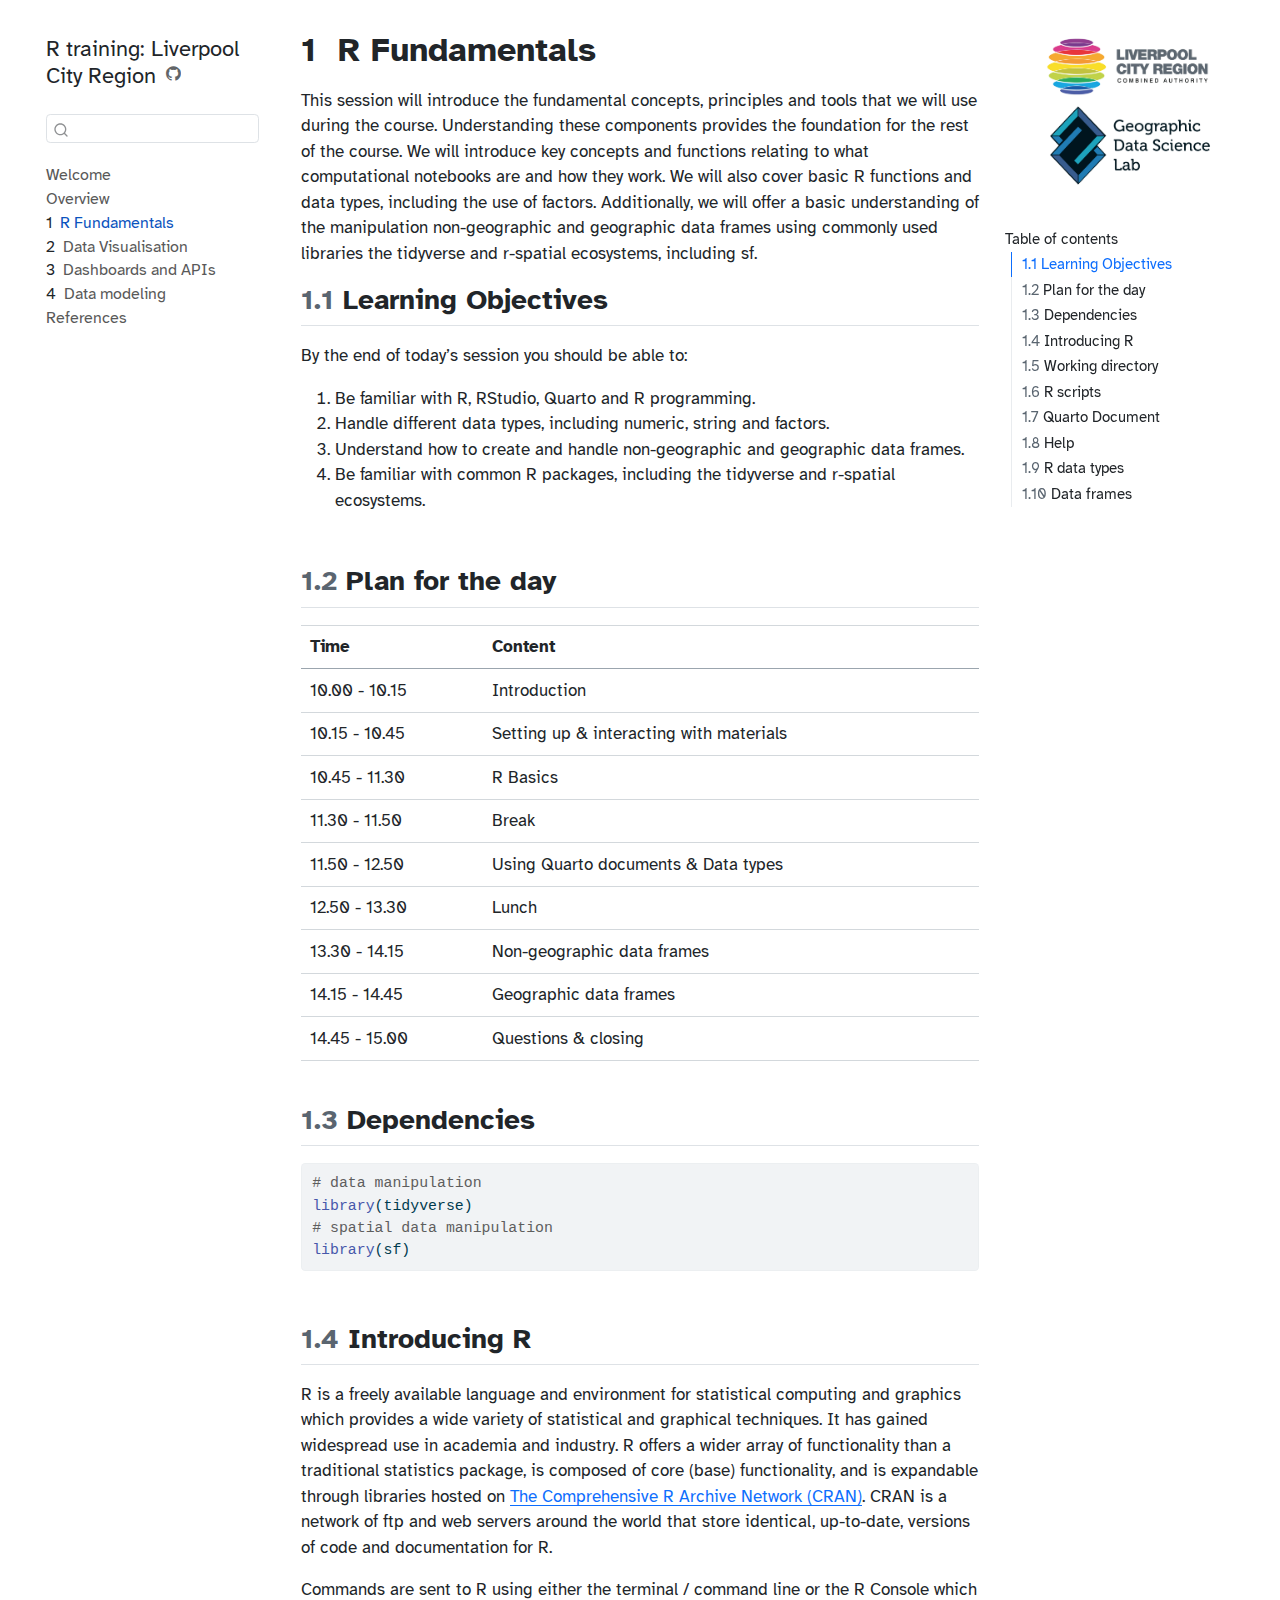
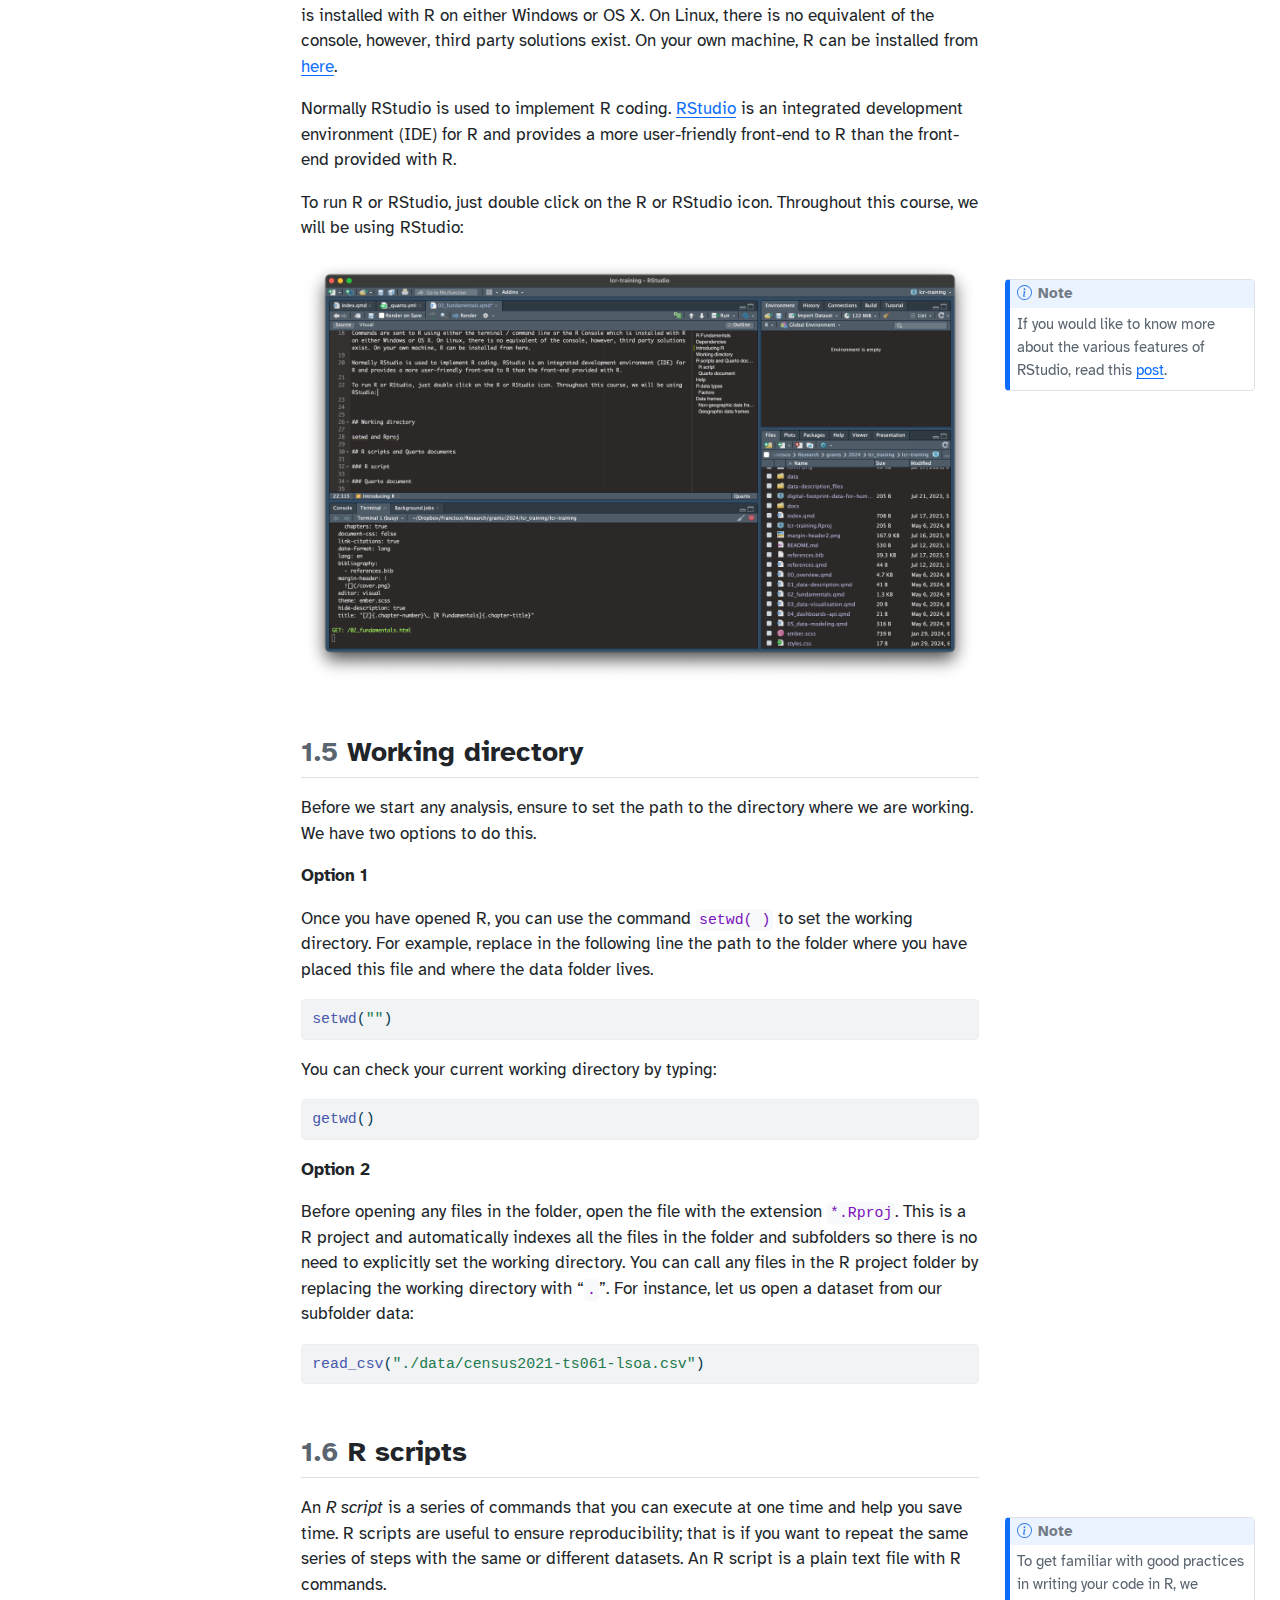
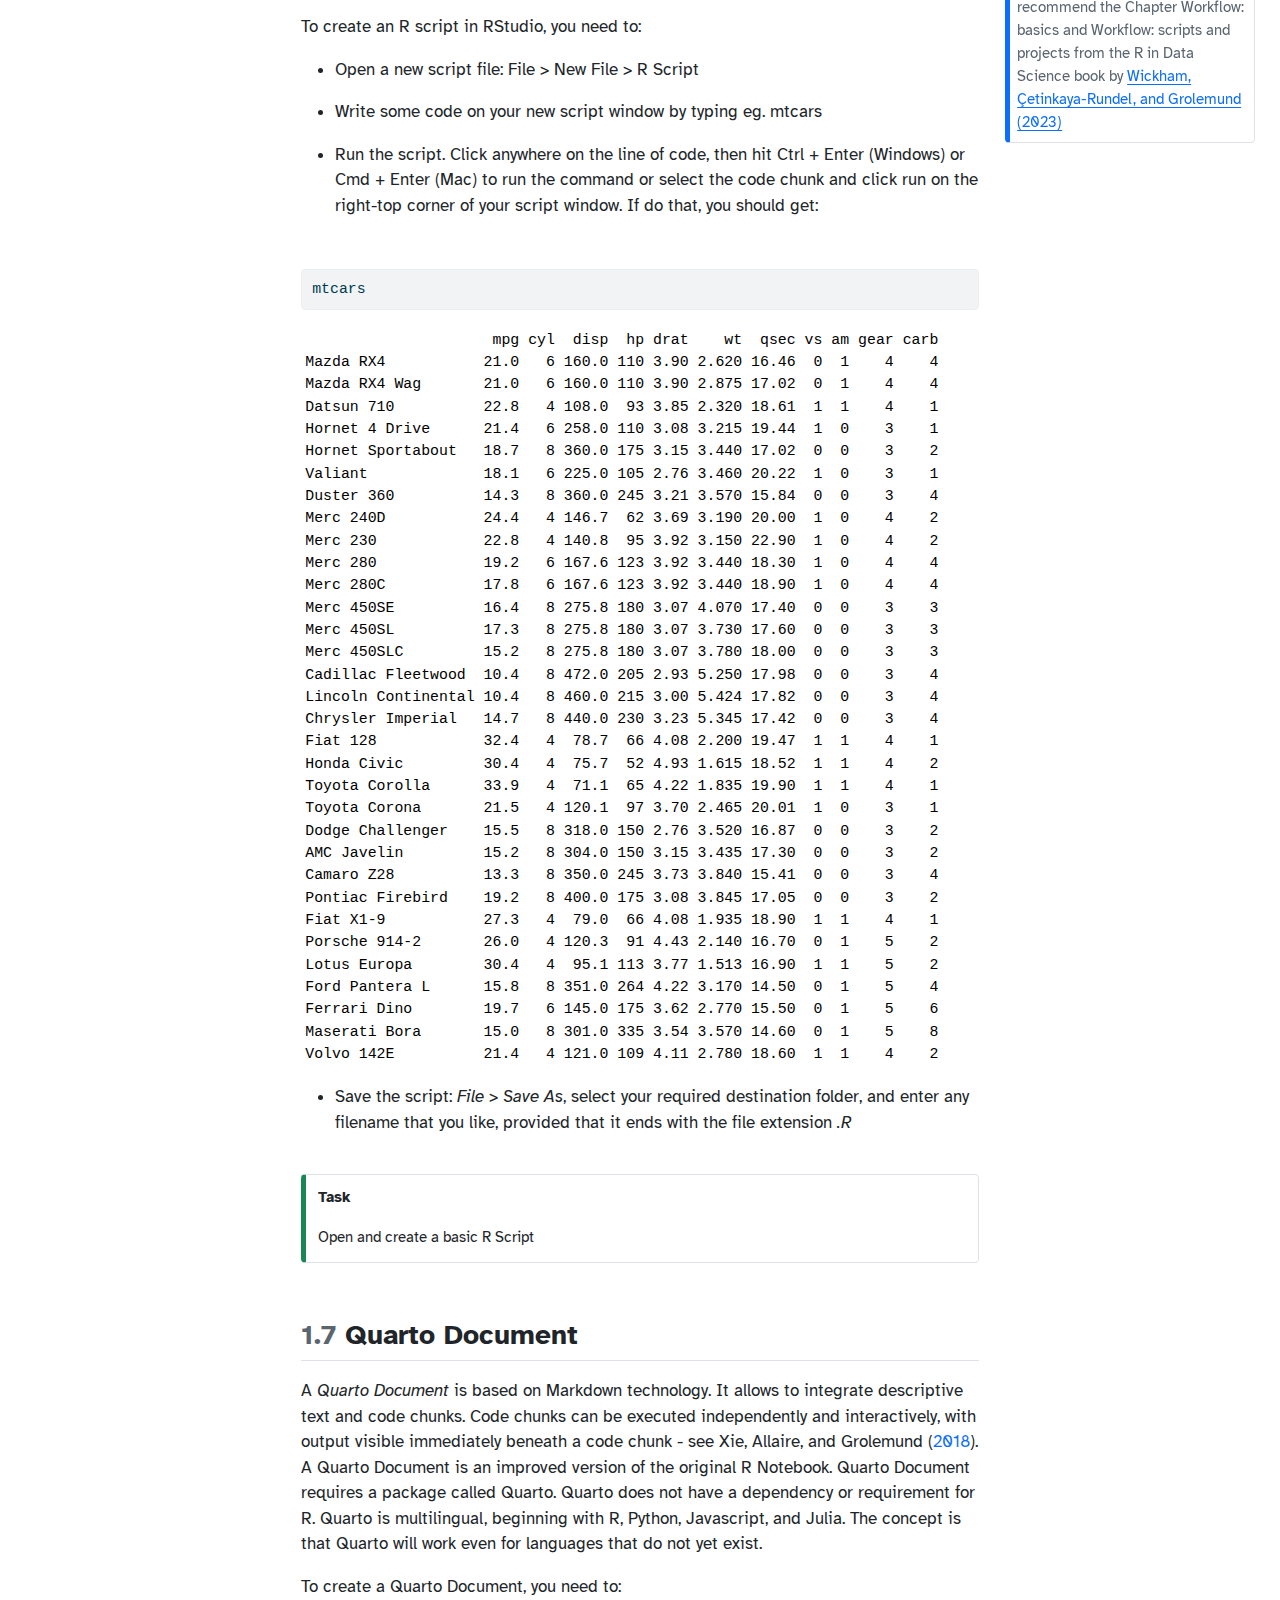
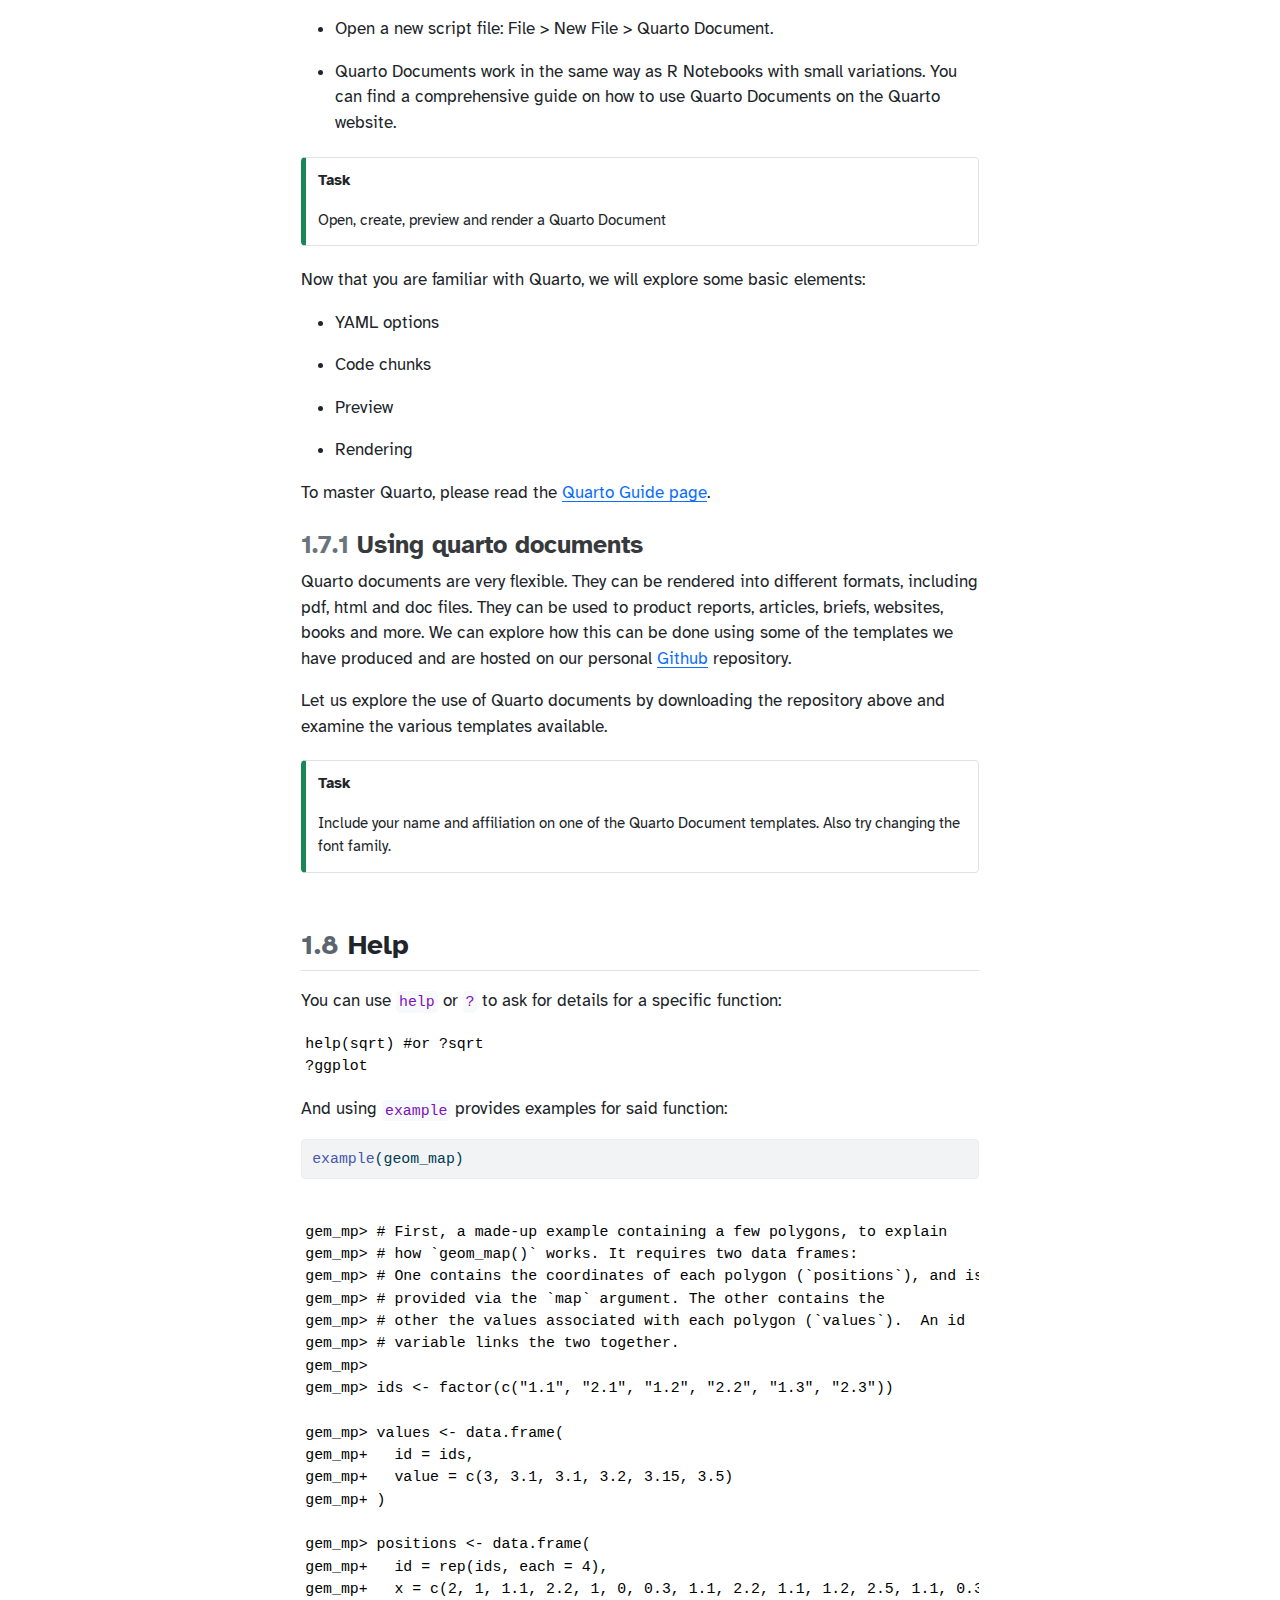
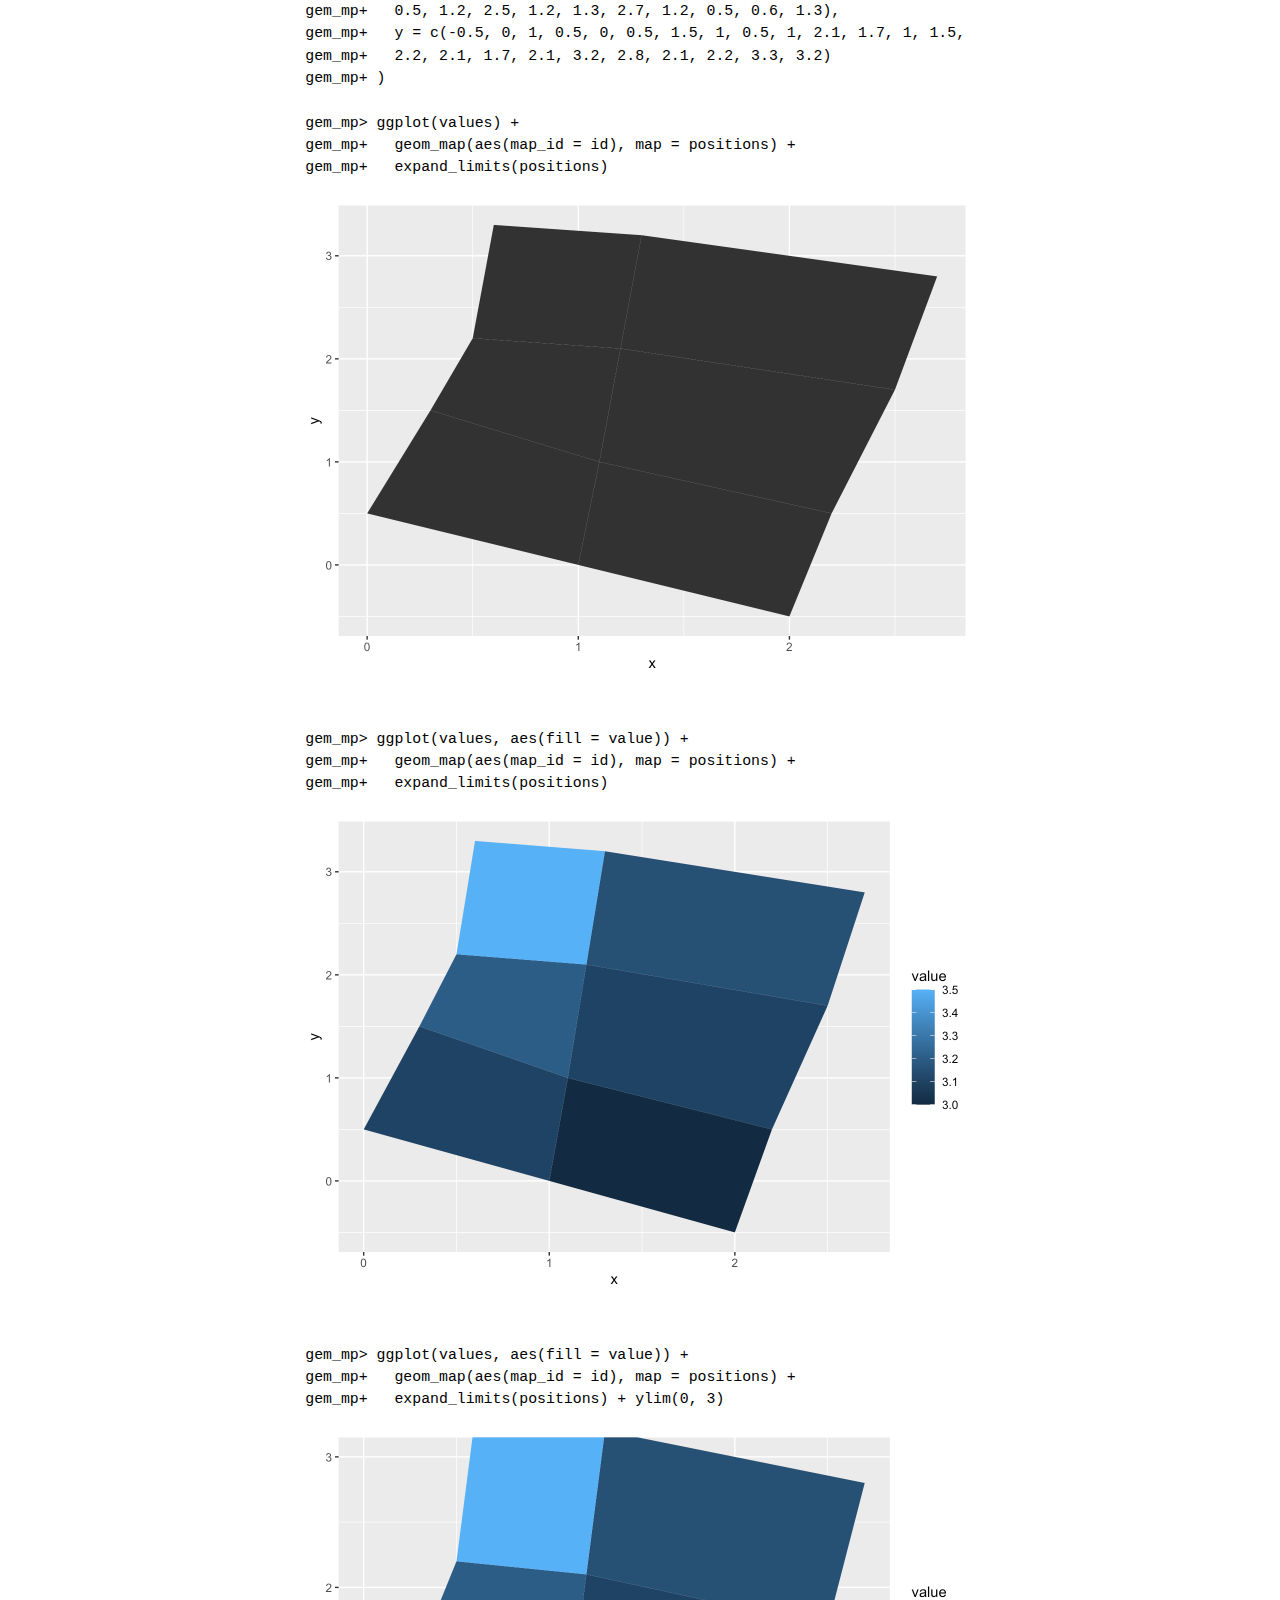
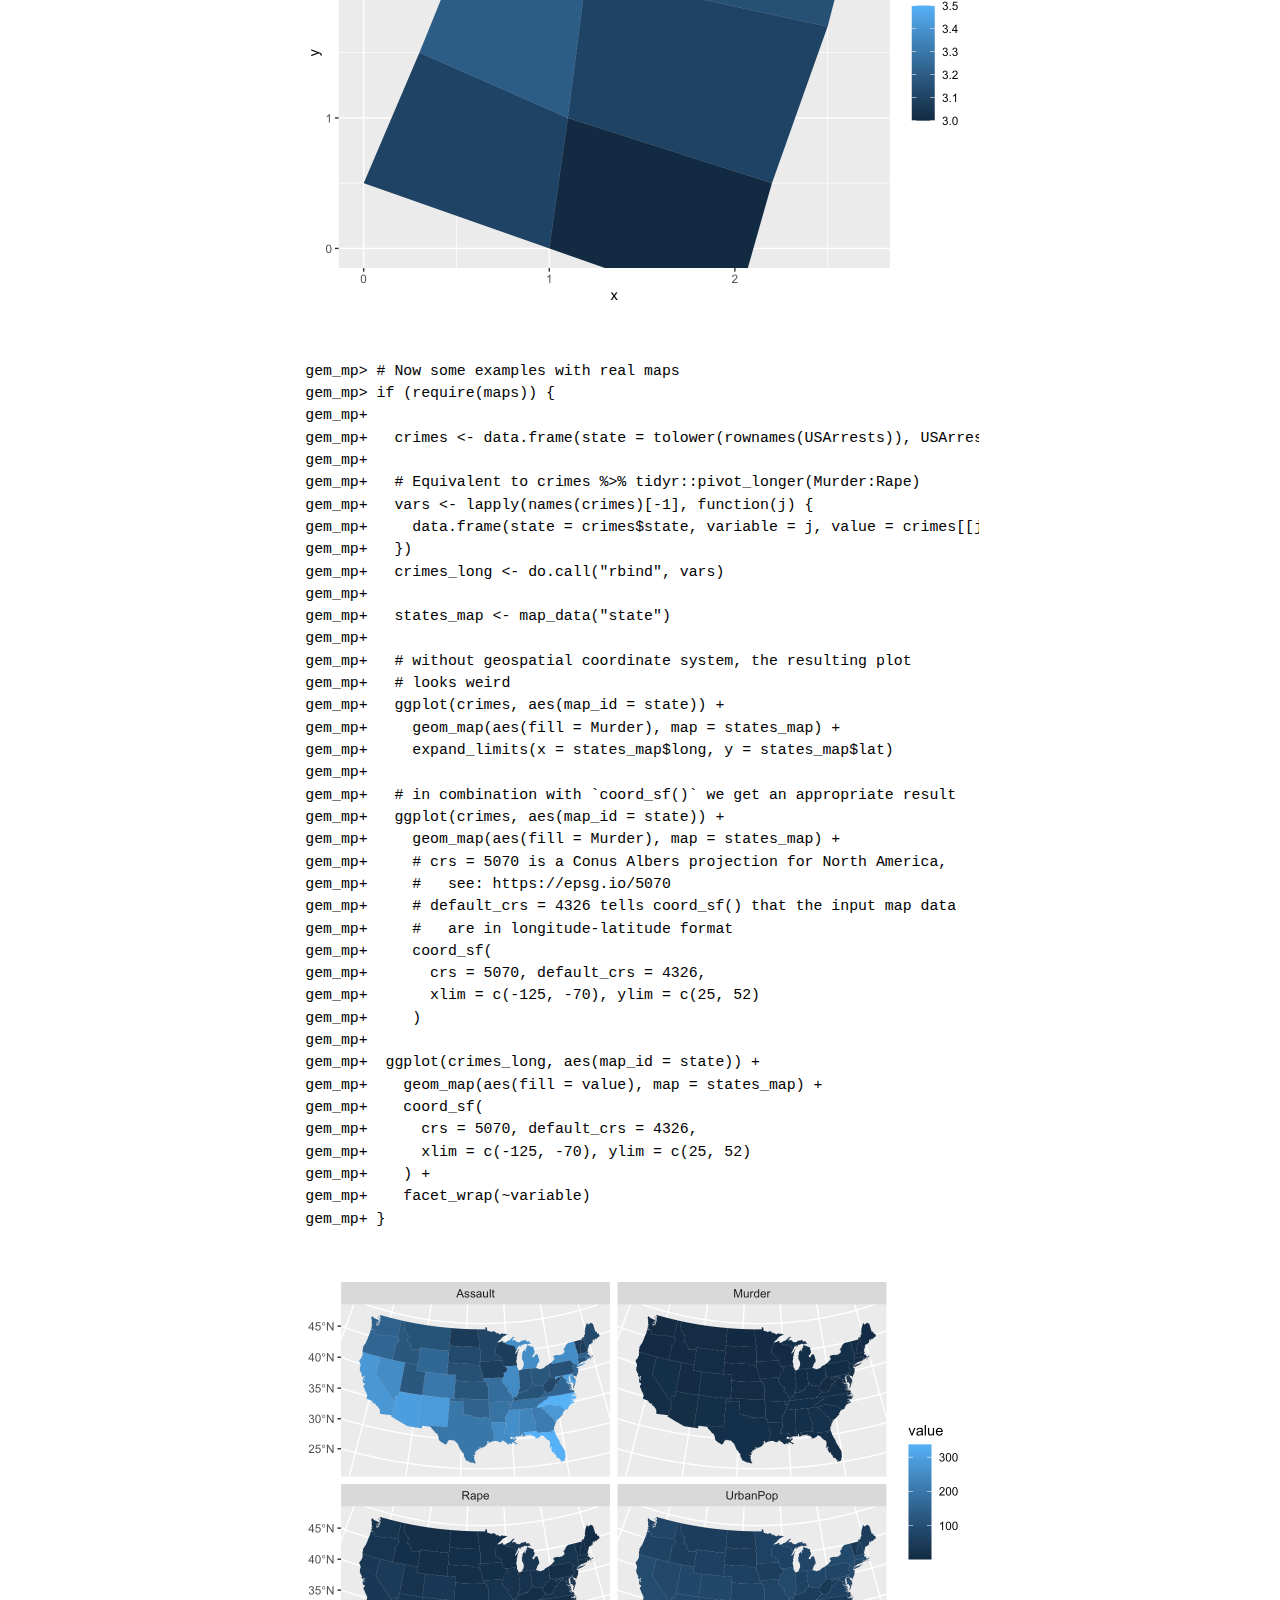
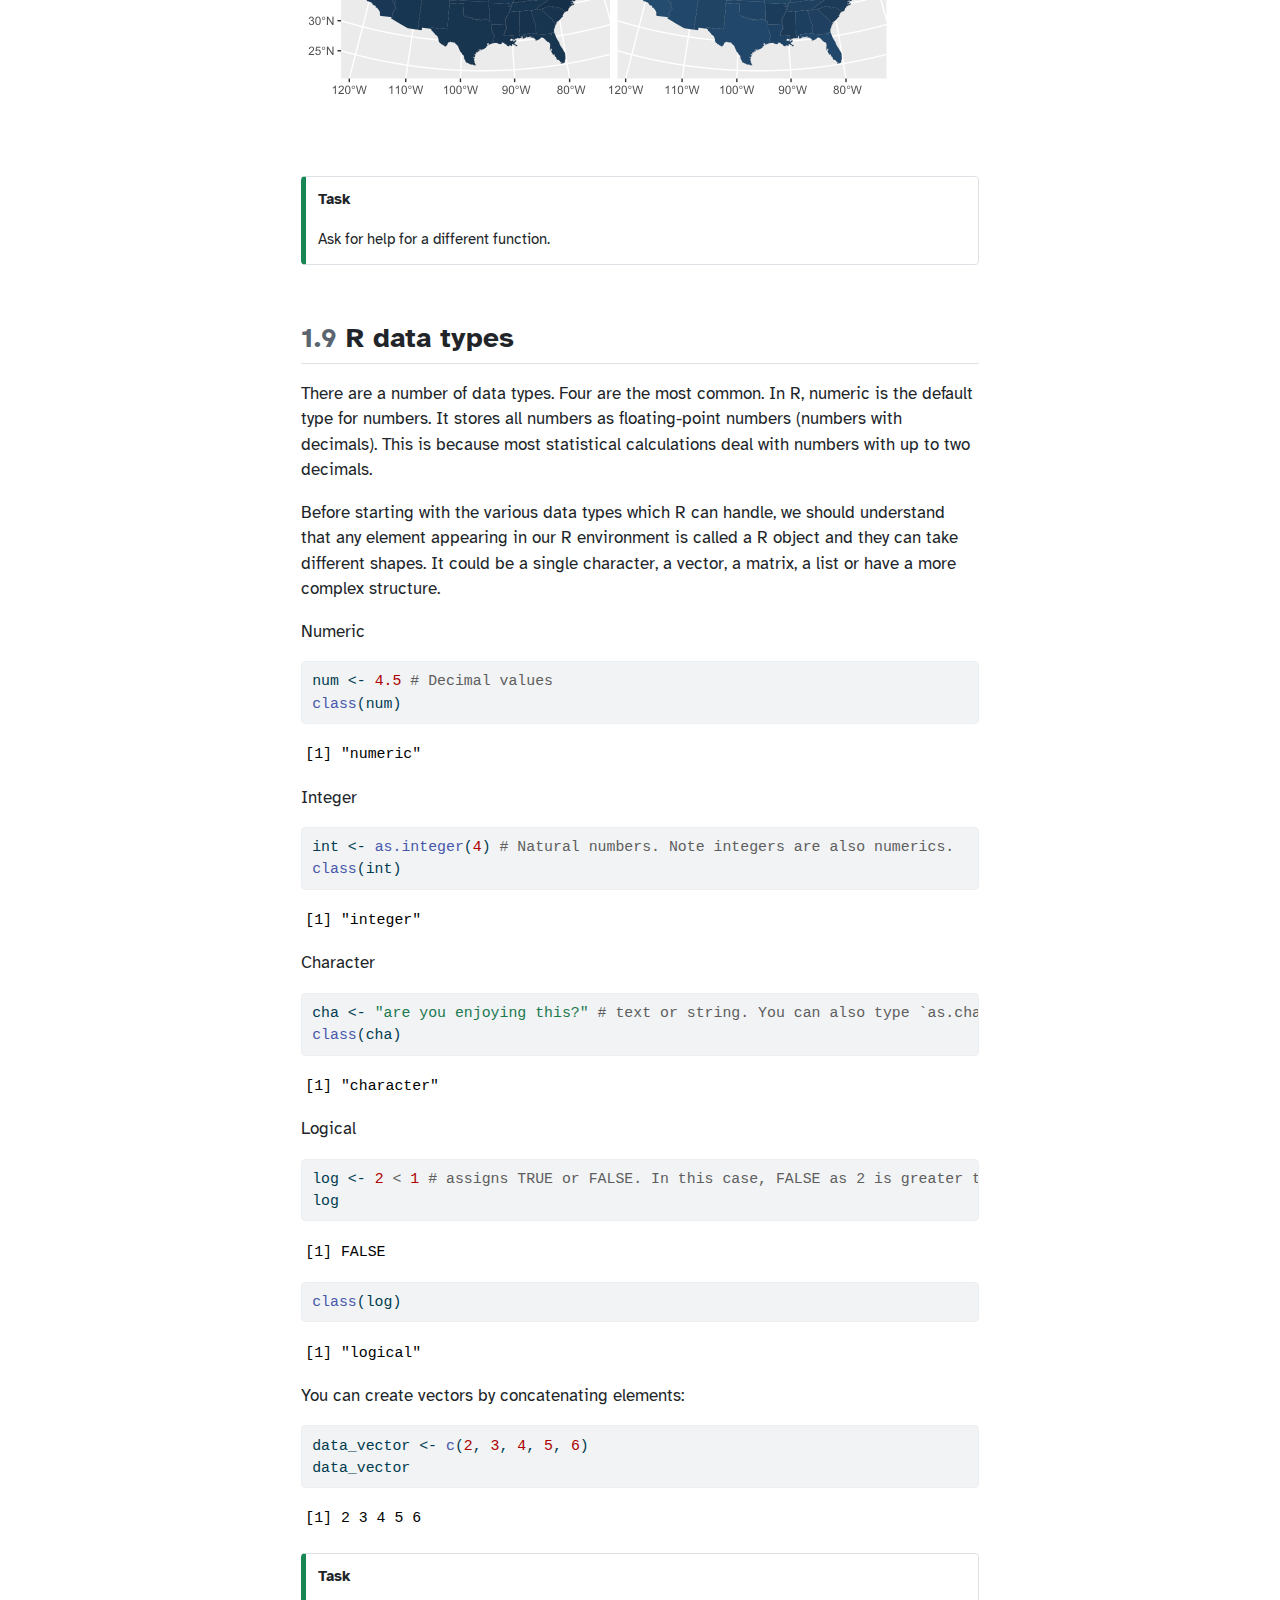
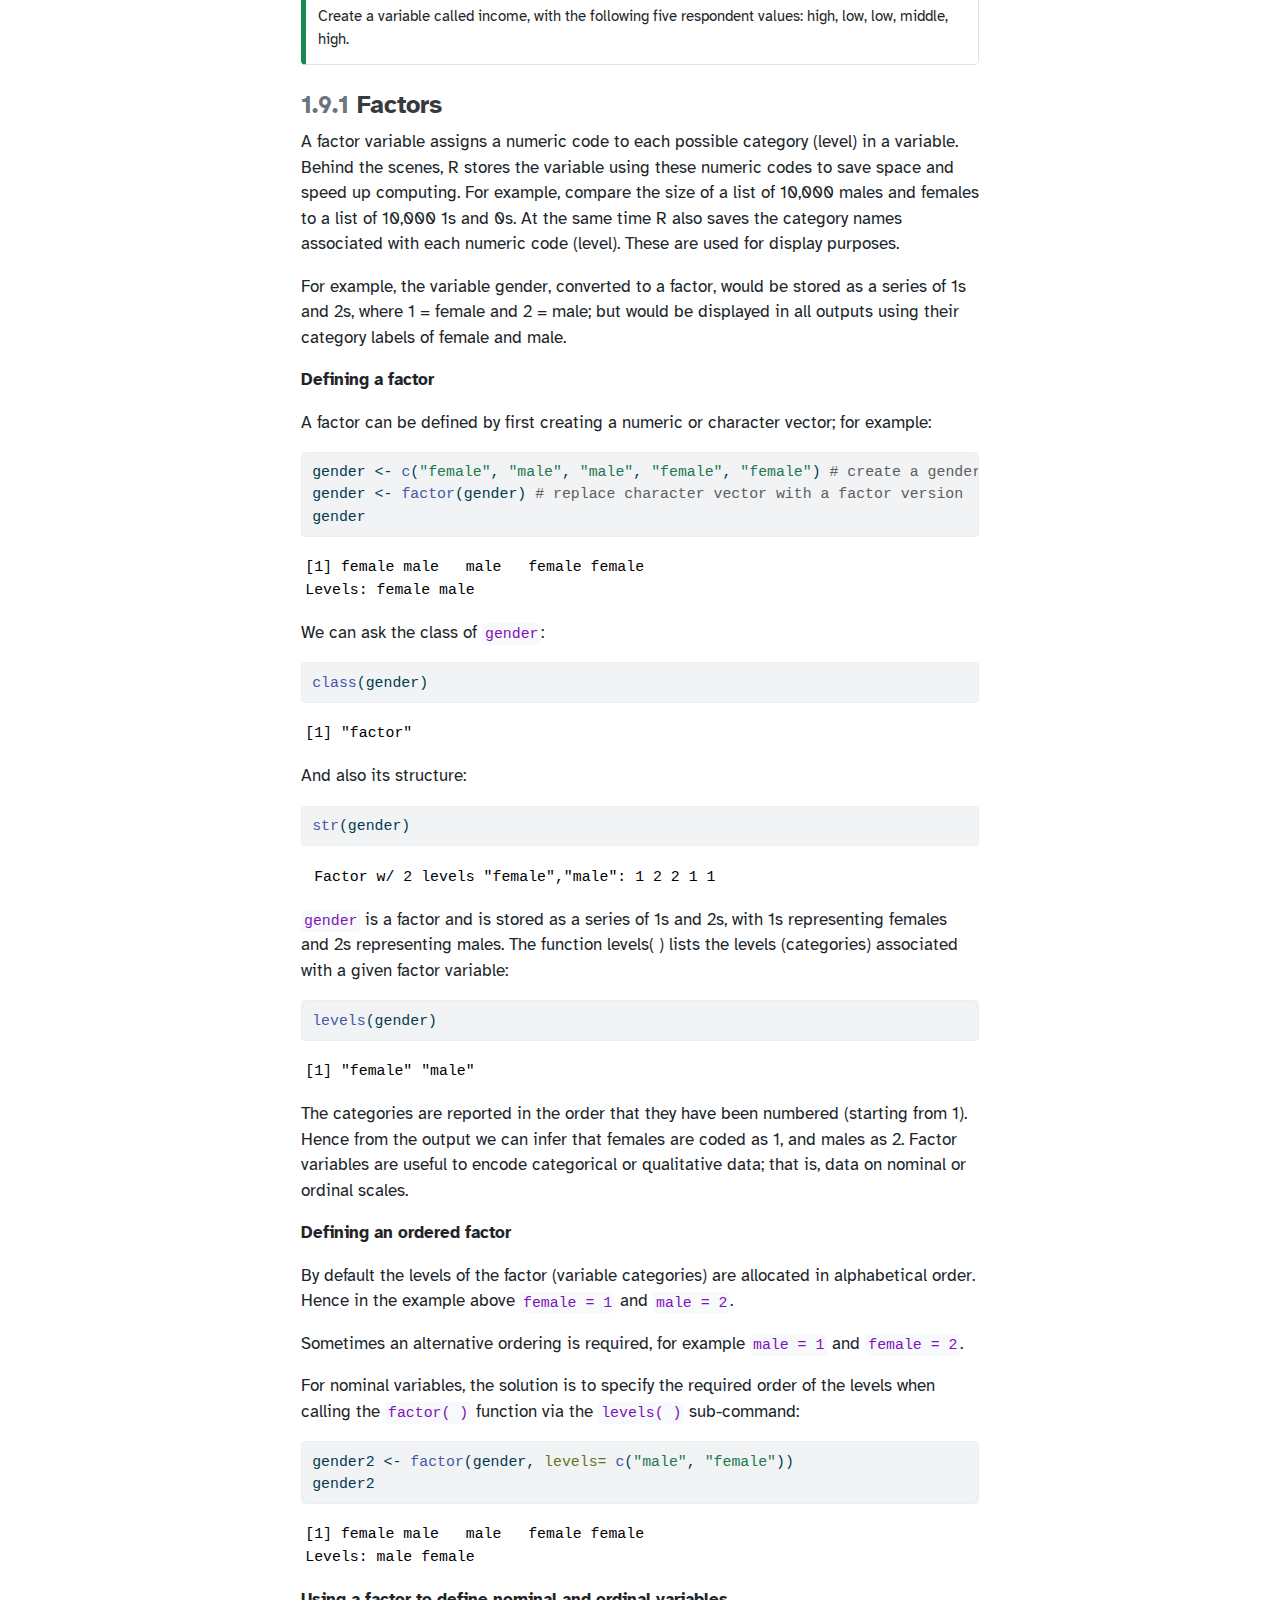
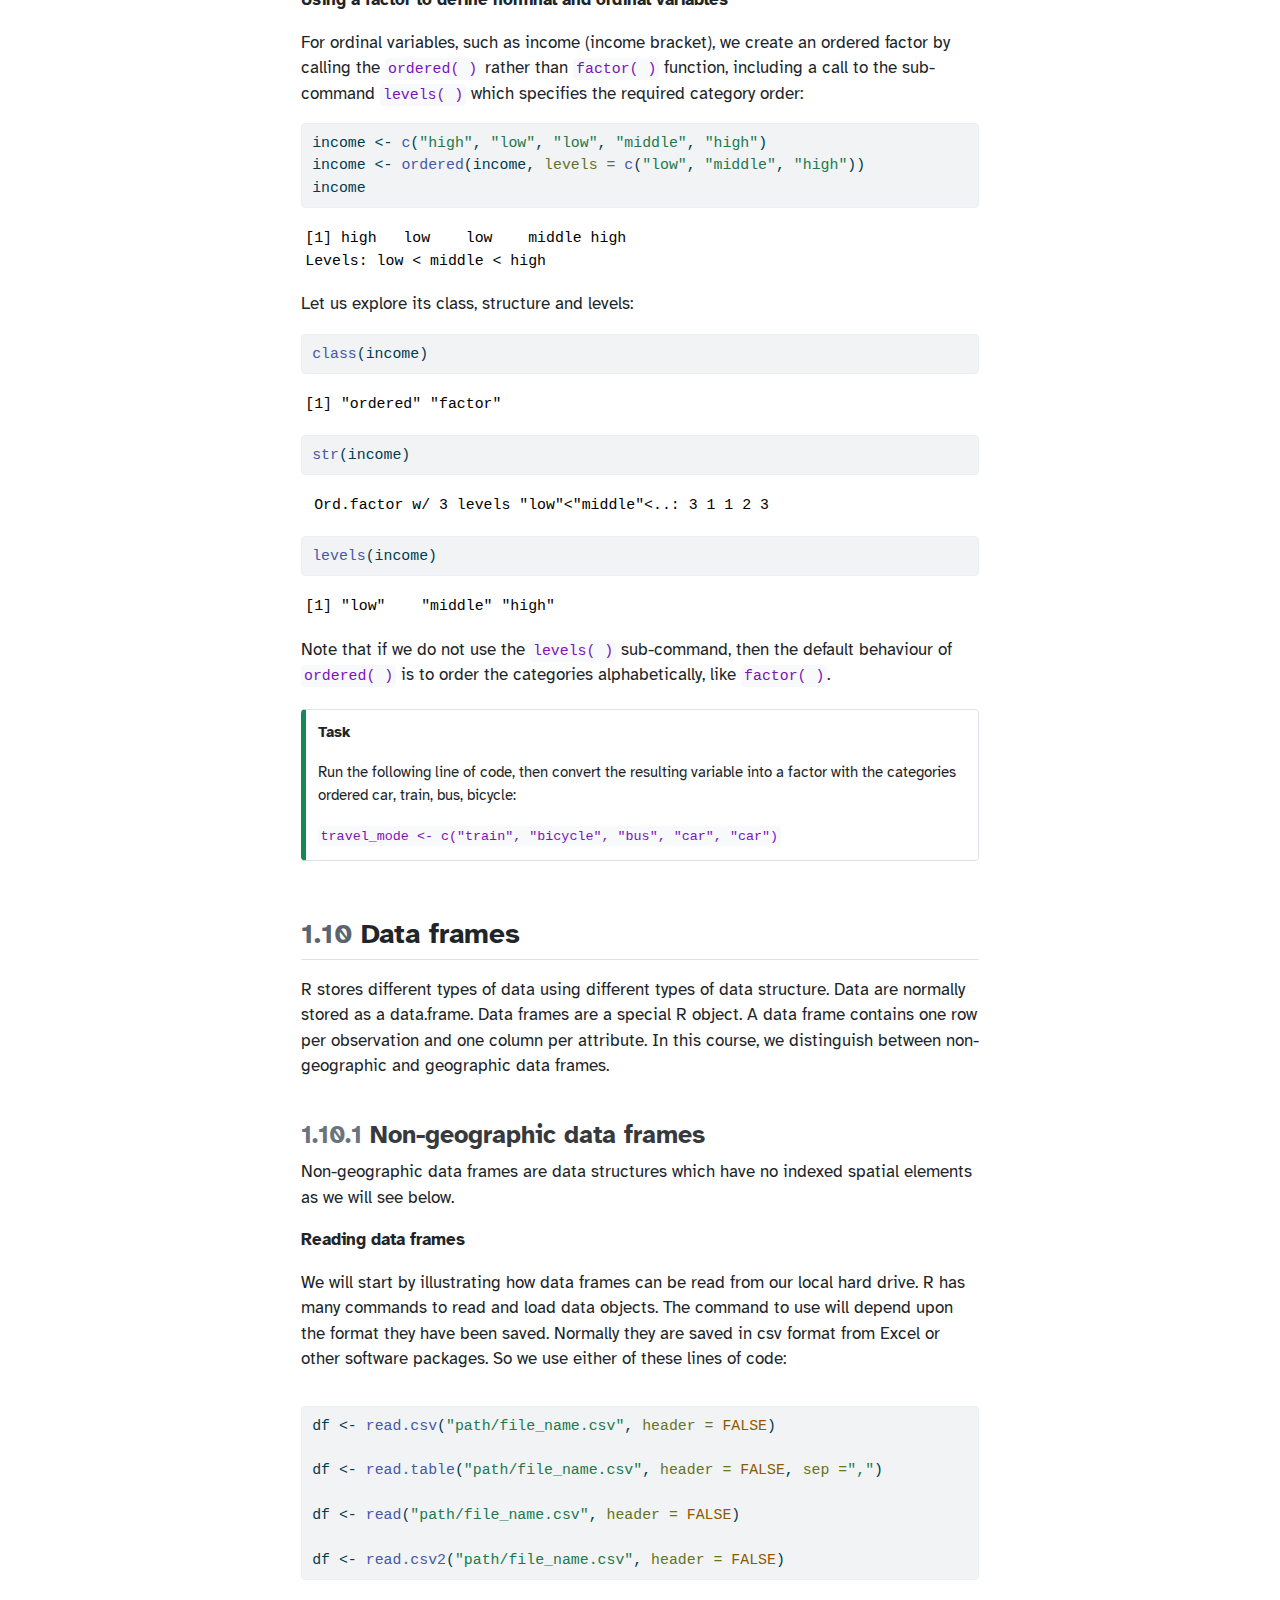
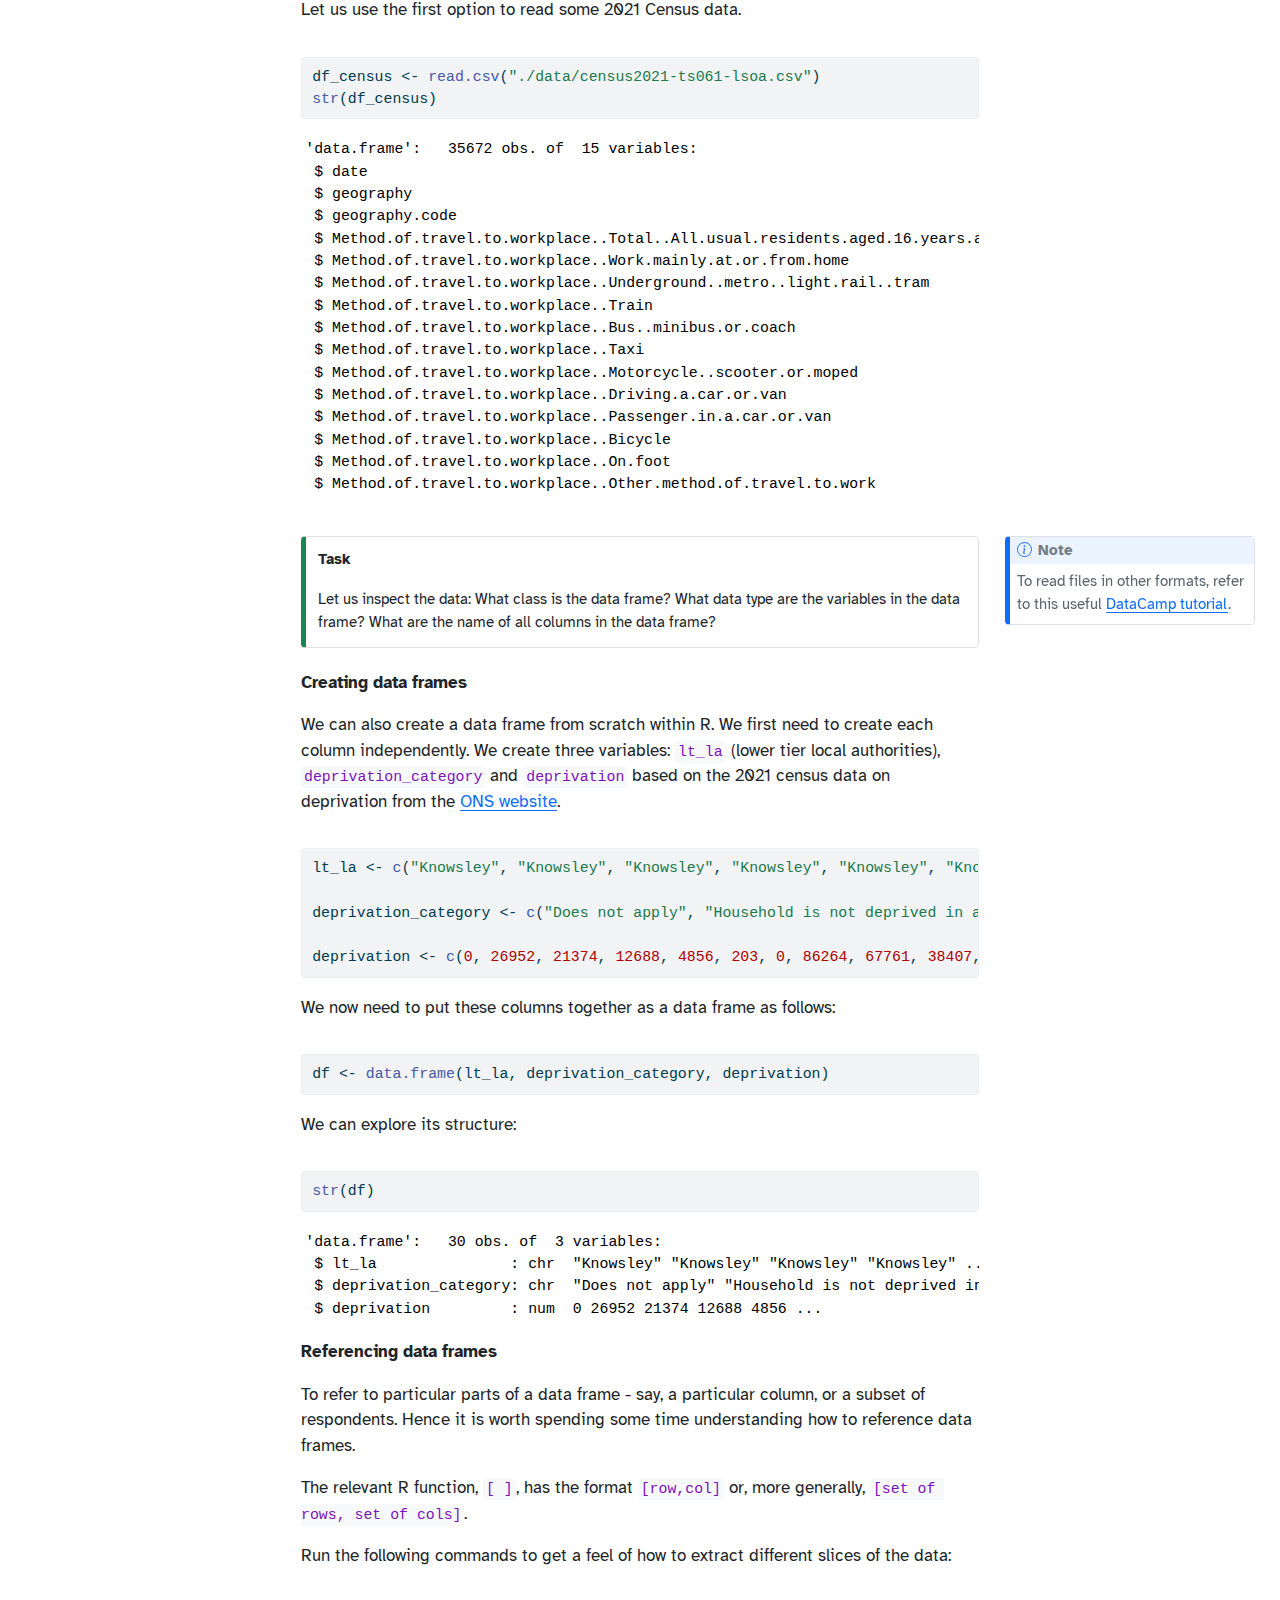
<file: docs/01_fundamentals.html>
<!DOCTYPE html>
<html xmlns="http://www.w3.org/1999/xhtml" lang="en" xml:lang="en"><head>

<meta charset="utf-8">
<meta name="generator" content="quarto-1.4.549">

<meta name="viewport" content="width=device-width, initial-scale=1.0, user-scalable=yes">


<title>R training: Liverpool City Region - 1&nbsp; R Fundamentals</title>
<style>
code{white-space: pre-wrap;}
span.smallcaps{font-variant: small-caps;}
div.columns{display: flex; gap: min(4vw, 1.5em);}
div.column{flex: auto; overflow-x: auto;}
div.hanging-indent{margin-left: 1.5em; text-indent: -1.5em;}
ul.task-list{list-style: none;}
ul.task-list li input[type="checkbox"] {
  width: 0.8em;
  margin: 0 0.8em 0.2em -1em; /* quarto-specific, see https://github.com/quarto-dev/quarto-cli/issues/4556 */ 
  vertical-align: middle;
}
/* CSS for syntax highlighting */
pre > code.sourceCode { white-space: pre; position: relative; }
pre > code.sourceCode > span { line-height: 1.25; }
pre > code.sourceCode > span:empty { height: 1.2em; }
.sourceCode { overflow: visible; }
code.sourceCode > span { color: inherit; text-decoration: inherit; }
div.sourceCode { margin: 1em 0; }
pre.sourceCode { margin: 0; }
@media screen {
div.sourceCode { overflow: auto; }
}
@media print {
pre > code.sourceCode { white-space: pre-wrap; }
pre > code.sourceCode > span { text-indent: -5em; padding-left: 5em; }
}
pre.numberSource code
  { counter-reset: source-line 0; }
pre.numberSource code > span
  { position: relative; left: -4em; counter-increment: source-line; }
pre.numberSource code > span > a:first-child::before
  { content: counter(source-line);
    position: relative; left: -1em; text-align: right; vertical-align: baseline;
    border: none; display: inline-block;
    -webkit-touch-callout: none; -webkit-user-select: none;
    -khtml-user-select: none; -moz-user-select: none;
    -ms-user-select: none; user-select: none;
    padding: 0 4px; width: 4em;
  }
pre.numberSource { margin-left: 3em;  padding-left: 4px; }
div.sourceCode
  {   }
@media screen {
pre > code.sourceCode > span > a:first-child::before { text-decoration: underline; }
}
/* CSS for citations */
div.csl-bib-body { }
div.csl-entry {
  clear: both;
  margin-bottom: 0em;
}
.hanging-indent div.csl-entry {
  margin-left:2em;
  text-indent:-2em;
}
div.csl-left-margin {
  min-width:2em;
  float:left;
}
div.csl-right-inline {
  margin-left:2em;
  padding-left:1em;
}
div.csl-indent {
  margin-left: 2em;
}</style>


<script src="site_libs/quarto-nav/quarto-nav.js"></script>
<script src="site_libs/quarto-nav/headroom.min.js"></script>
<script src="site_libs/clipboard/clipboard.min.js"></script>
<script src="site_libs/quarto-search/autocomplete.umd.js"></script>
<script src="site_libs/quarto-search/fuse.min.js"></script>
<script src="site_libs/quarto-search/quarto-search.js"></script>
<meta name="quarto:offset" content="./">
<link href="./02_data-visualisation.html" rel="next">
<link href="./00_overview.html" rel="prev">
<script src="site_libs/quarto-html/quarto.js"></script>
<script src="site_libs/quarto-html/popper.min.js"></script>
<script src="site_libs/quarto-html/tippy.umd.min.js"></script>
<script src="site_libs/quarto-html/anchor.min.js"></script>
<link href="site_libs/quarto-html/tippy.css" rel="stylesheet">
<link href="site_libs/quarto-html/quarto-syntax-highlighting.css" rel="stylesheet" id="quarto-text-highlighting-styles">
<script src="site_libs/bootstrap/bootstrap.min.js"></script>
<link href="site_libs/bootstrap/bootstrap-icons.css" rel="stylesheet">
<link href="site_libs/bootstrap/bootstrap.min.css" rel="stylesheet" id="quarto-bootstrap" data-mode="light">
<script id="quarto-search-options" type="application/json">{
  "location": "sidebar",
  "copy-button": false,
  "collapse-after": 3,
  "panel-placement": "start",
  "type": "textbox",
  "limit": 50,
  "keyboard-shortcut": [
    "f",
    "/",
    "s"
  ],
  "show-item-context": false,
  "language": {
    "search-no-results-text": "No results",
    "search-matching-documents-text": "matching documents",
    "search-copy-link-title": "Copy link to search",
    "search-hide-matches-text": "Hide additional matches",
    "search-more-match-text": "more match in this document",
    "search-more-matches-text": "more matches in this document",
    "search-clear-button-title": "Clear",
    "search-text-placeholder": "",
    "search-detached-cancel-button-title": "Cancel",
    "search-submit-button-title": "Submit",
    "search-label": "Search"
  }
}</script>


<link rel="stylesheet" href="styles.css">
</head>

<body class="nav-sidebar floating slimcontent">

<div id="quarto-search-results"></div>
  <header id="quarto-header" class="headroom fixed-top">
  <nav class="quarto-secondary-nav">
    <div class="container-fluid d-flex">
      <button type="button" class="quarto-btn-toggle btn" data-bs-toggle="collapse" data-bs-target=".quarto-sidebar-collapse-item" aria-controls="quarto-sidebar" aria-expanded="false" aria-label="Toggle sidebar navigation" onclick="if (window.quartoToggleHeadroom) { window.quartoToggleHeadroom(); }">
        <i class="bi bi-layout-text-sidebar-reverse"></i>
      </button>
        <nav class="quarto-page-breadcrumbs" aria-label="breadcrumb"><ol class="breadcrumb"><li class="breadcrumb-item"><a href="./01_fundamentals.html"><span class="chapter-number">1</span>&nbsp; <span class="chapter-title">R Fundamentals</span></a></li></ol></nav>
        <a class="flex-grow-1" role="button" data-bs-toggle="collapse" data-bs-target=".quarto-sidebar-collapse-item" aria-controls="quarto-sidebar" aria-expanded="false" aria-label="Toggle sidebar navigation" onclick="if (window.quartoToggleHeadroom) { window.quartoToggleHeadroom(); }">      
        </a>
      <button type="button" class="btn quarto-search-button" aria-label="" onclick="window.quartoOpenSearch();">
        <i class="bi bi-search"></i>
      </button>
    </div>
  </nav>
</header>
<!-- content -->
<div id="quarto-content" class="quarto-container page-columns page-rows-contents page-layout-article">
<!-- sidebar -->
  <nav id="quarto-sidebar" class="sidebar collapse collapse-horizontal quarto-sidebar-collapse-item sidebar-navigation floating overflow-auto">
    <div class="pt-lg-2 mt-2 text-left sidebar-header">
    <div class="sidebar-title mb-0 py-0">
      <a href="./">R training: Liverpool City Region</a> 
        <div class="sidebar-tools-main">
    <a href="https://github.com/fcorowe/lcr-training" title="Source Code" class="quarto-navigation-tool px-1" aria-label="Source Code"><i class="bi bi-github"></i></a>
</div>
    </div>
      </div>
        <div class="mt-2 flex-shrink-0 align-items-center">
        <div class="sidebar-search">
        <div id="quarto-search" class="" title="Search"></div>
        </div>
        </div>
    <div class="sidebar-menu-container"> 
    <ul class="list-unstyled mt-1">
        <li class="sidebar-item">
  <div class="sidebar-item-container"> 
  <a href="./index.html" class="sidebar-item-text sidebar-link">
 <span class="menu-text">Welcome</span></a>
  </div>
</li>
        <li class="sidebar-item">
  <div class="sidebar-item-container"> 
  <a href="./00_overview.html" class="sidebar-item-text sidebar-link">
 <span class="menu-text">Overview</span></a>
  </div>
</li>
        <li class="sidebar-item">
  <div class="sidebar-item-container"> 
  <a href="./01_fundamentals.html" class="sidebar-item-text sidebar-link active">
 <span class="menu-text"><span class="chapter-number">1</span>&nbsp; <span class="chapter-title">R Fundamentals</span></span></a>
  </div>
</li>
        <li class="sidebar-item">
  <div class="sidebar-item-container"> 
  <a href="./02_data-visualisation.html" class="sidebar-item-text sidebar-link">
 <span class="menu-text"><span class="chapter-number">2</span>&nbsp; <span class="chapter-title">Data Visualisation</span></span></a>
  </div>
</li>
        <li class="sidebar-item">
  <div class="sidebar-item-container"> 
  <a href="./03_dashboards-api.html" class="sidebar-item-text sidebar-link">
 <span class="menu-text"><span class="chapter-number">3</span>&nbsp; <span class="chapter-title">Dashboards and APIs</span></span></a>
  </div>
</li>
        <li class="sidebar-item">
  <div class="sidebar-item-container"> 
  <a href="./04_data-modeling.html" class="sidebar-item-text sidebar-link">
 <span class="menu-text"><span class="chapter-number">4</span>&nbsp; <span class="chapter-title">Data modeling</span></span></a>
  </div>
</li>
        <li class="sidebar-item">
  <div class="sidebar-item-container"> 
  <a href="./references.html" class="sidebar-item-text sidebar-link">
 <span class="menu-text">References</span></a>
  </div>
</li>
    </ul>
    </div>
</nav>
<div id="quarto-sidebar-glass" class="quarto-sidebar-collapse-item" data-bs-toggle="collapse" data-bs-target=".quarto-sidebar-collapse-item"></div>
<!-- margin-sidebar -->
    <div id="quarto-margin-sidebar" class="sidebar margin-sidebar"><div class="quarto-margin-header"><div class="margin-header-item">
<p><img src="./cover.png" class="img-fluid"></p>
</div></div>
        <nav id="TOC" role="doc-toc" class="toc-active">
    <h2 id="toc-title">Table of contents</h2>
   
  <ul>
  <li><a href="#learning-objectives" id="toc-learning-objectives" class="nav-link active" data-scroll-target="#learning-objectives"><span class="header-section-number">1.1</span> Learning Objectives</a></li>
  <li><a href="#plan-for-the-day" id="toc-plan-for-the-day" class="nav-link" data-scroll-target="#plan-for-the-day"><span class="header-section-number">1.2</span> Plan for the day</a></li>
  <li><a href="#dependencies" id="toc-dependencies" class="nav-link" data-scroll-target="#dependencies"><span class="header-section-number">1.3</span> Dependencies</a></li>
  <li><a href="#introducing-r" id="toc-introducing-r" class="nav-link" data-scroll-target="#introducing-r"><span class="header-section-number">1.4</span> Introducing R</a></li>
  <li><a href="#working-directory" id="toc-working-directory" class="nav-link" data-scroll-target="#working-directory"><span class="header-section-number">1.5</span> Working directory</a></li>
  <li><a href="#r-scripts" id="toc-r-scripts" class="nav-link" data-scroll-target="#r-scripts"><span class="header-section-number">1.6</span> R scripts</a></li>
  <li><a href="#quarto-document" id="toc-quarto-document" class="nav-link" data-scroll-target="#quarto-document"><span class="header-section-number">1.7</span> Quarto Document</a>
  <ul class="collapse">
  <li><a href="#using-quarto-documents" id="toc-using-quarto-documents" class="nav-link" data-scroll-target="#using-quarto-documents"><span class="header-section-number">1.7.1</span> Using quarto documents</a></li>
  </ul></li>
  <li><a href="#help" id="toc-help" class="nav-link" data-scroll-target="#help"><span class="header-section-number">1.8</span> Help</a></li>
  <li><a href="#r-data-types" id="toc-r-data-types" class="nav-link" data-scroll-target="#r-data-types"><span class="header-section-number">1.9</span> R data types</a>
  <ul class="collapse">
  <li><a href="#factors" id="toc-factors" class="nav-link" data-scroll-target="#factors"><span class="header-section-number">1.9.1</span> Factors</a></li>
  </ul></li>
  <li><a href="#data-frames" id="toc-data-frames" class="nav-link" data-scroll-target="#data-frames"><span class="header-section-number">1.10</span> Data frames</a>
  <ul class="collapse">
  <li><a href="#non-geographic-data-frames" id="toc-non-geographic-data-frames" class="nav-link" data-scroll-target="#non-geographic-data-frames"><span class="header-section-number">1.10.1</span> Non-geographic data frames</a></li>
  <li><a href="#geographic-data-frames" id="toc-geographic-data-frames" class="nav-link" data-scroll-target="#geographic-data-frames"><span class="header-section-number">1.10.2</span> Geographic data frames</a></li>
  </ul></li>
  </ul>
</nav>
    </div>
<!-- main -->
<main class="content page-columns page-full" id="quarto-document-content">

<header id="title-block-header" class="quarto-title-block default">
<div class="quarto-title">
<h1 class="title"><span class="chapter-number">1</span>&nbsp; <span class="chapter-title">R Fundamentals</span></h1>
</div>



<div class="quarto-title-meta">

    
  
    
  </div>
  


</header>


<p>This session will introduce the fundamental concepts, principles and tools that we will use during the course. Understanding these components provides the foundation for the rest of the course. We will introduce key concepts and functions relating to what computational notebooks are and how they work. We will also cover basic R functions and data types, including the use of factors. Additionally, we will offer a basic understanding of the manipulation non-geographic and geographic data frames using commonly used libraries the tidyverse and r-spatial ecosystems, including sf.</p>
<section id="learning-objectives" class="level2" data-number="1.1">
<h2 data-number="1.1" class="anchored" data-anchor-id="learning-objectives"><span class="header-section-number">1.1</span> Learning Objectives</h2>
<p>By the end of today’s session you should be able to:</p>
<ol type="1">
<li>Be familiar with R, RStudio, Quarto and R programming.</li>
<li>Handle different data types, including numeric, string and factors.</li>
<li>Understand how to create and handle non-geographic and geographic data frames.</li>
<li>Be familiar with common R packages, including the tidyverse and r-spatial ecosystems.</li>
</ol>
</section>
<section id="plan-for-the-day" class="level2" data-number="1.2">
<h2 data-number="1.2" class="anchored" data-anchor-id="plan-for-the-day"><span class="header-section-number">1.2</span> Plan for the day</h2>
<table class="table">
<thead>
<tr class="header">
<th>Time</th>
<th>Content</th>
</tr>
</thead>
<tbody>
<tr class="odd">
<td>10.00 - 10.15</td>
<td>Introduction</td>
</tr>
<tr class="even">
<td>10.15 - 10.45</td>
<td>Setting up &amp; interacting with materials</td>
</tr>
<tr class="odd">
<td>10.45 - 11.30</td>
<td>R Basics</td>
</tr>
<tr class="even">
<td>11.30 - 11.50</td>
<td>Break</td>
</tr>
<tr class="odd">
<td>11.50 - 12.50</td>
<td>Using Quarto documents &amp; Data types</td>
</tr>
<tr class="even">
<td>12.50 - 13.30</td>
<td>Lunch</td>
</tr>
<tr class="odd">
<td>13.30 - 14.15</td>
<td>Non-geographic data frames</td>
</tr>
<tr class="even">
<td>14.15 - 14.45</td>
<td>Geographic data frames</td>
</tr>
<tr class="odd">
<td>14.45 - 15.00</td>
<td>Questions &amp; closing</td>
</tr>
</tbody>
</table>
</section>
<section id="dependencies" class="level2" data-number="1.3">
<h2 data-number="1.3" class="anchored" data-anchor-id="dependencies"><span class="header-section-number">1.3</span> Dependencies</h2>
<div class="cell">
<div class="sourceCode cell-code" id="cb1"><pre class="sourceCode r code-with-copy"><code class="sourceCode r"><span id="cb1-1"><a href="#cb1-1" aria-hidden="true" tabindex="-1"></a><span class="co"># data manipulation</span></span>
<span id="cb1-2"><a href="#cb1-2" aria-hidden="true" tabindex="-1"></a><span class="fu">library</span>(tidyverse)</span>
<span id="cb1-3"><a href="#cb1-3" aria-hidden="true" tabindex="-1"></a><span class="co"># spatial data manipulation</span></span>
<span id="cb1-4"><a href="#cb1-4" aria-hidden="true" tabindex="-1"></a><span class="fu">library</span>(sf)</span></code><button title="Copy to Clipboard" class="code-copy-button"><i class="bi"></i></button></pre></div>
</div>
</section>
<section id="introducing-r" class="level2 page-columns page-full" data-number="1.4">
<h2 data-number="1.4" class="anchored" data-anchor-id="introducing-r"><span class="header-section-number">1.4</span> Introducing R</h2>
<p>R is a freely available language and environment for statistical computing and graphics which provides a wide variety of statistical and graphical techniques. It has gained widespread use in academia and industry. R offers a wider array of functionality than a traditional statistics package, is composed of core (base) functionality, and is expandable through libraries hosted on <a href="https://cran.r-project.org">The Comprehensive R Archive Network (CRAN)</a>. CRAN is a network of ftp and web servers around the world that store identical, up-to-date, versions of code and documentation for R.</p>
<p>Commands are sent to R using either the terminal / command line or the R Console which is installed with R on either Windows or OS X. On Linux, there is no equivalent of the console, however, third party solutions exist. On your own machine, R can be installed from <a href="https://www.r-project.org">here</a>.</p>
<p>Normally RStudio is used to implement R coding. <a href="https://posit.co/download/rstudio-desktop/">RStudio</a> is an integrated development environment (IDE) for R and provides a more user-friendly front-end to R than the front-end provided with R.</p>
<p>To run R or RStudio, just double click on the R or RStudio icon. Throughout this course, we will be using RStudio:</p>
<p><img src="./figs/01/rstudio-shot.png" class="img-fluid"></p>

<div class="no-row-height column-margin column-container"><div class="">
<div class="callout callout-style-default callout-note callout-titled">
<div class="callout-header d-flex align-content-center">
<div class="callout-icon-container">
<i class="callout-icon"></i>
</div>
<div class="callout-title-container flex-fill">
Note
</div>
</div>
<div class="callout-body-container callout-body">
<p>If you would like to know more about the various features of RStudio, read this <a href="https://www.datacamp.com/tutorial/r-studio-tutorial">post</a>.</p>
</div>
</div>
</div></div></section>
<section id="working-directory" class="level2" data-number="1.5">
<h2 data-number="1.5" class="anchored" data-anchor-id="working-directory"><span class="header-section-number">1.5</span> Working directory</h2>
<p>Before we start any analysis, ensure to set the path to the directory where we are working. We have two options to do this.</p>
<p><strong>Option 1</strong></p>
<p>Once you have opened R, you can use the command <code>setwd( )</code> to set the working directory. For example, replace in the following line the path to the folder where you have placed this file and where the data folder lives.</p>
<div class="cell">
<div class="sourceCode cell-code" id="cb2"><pre class="sourceCode r code-with-copy"><code class="sourceCode r"><span id="cb2-1"><a href="#cb2-1" aria-hidden="true" tabindex="-1"></a><span class="fu">setwd</span>(<span class="st">""</span>)</span></code><button title="Copy to Clipboard" class="code-copy-button"><i class="bi"></i></button></pre></div>
</div>
<p>You can check your current working directory by typing:</p>
<div class="cell">
<div class="sourceCode cell-code" id="cb3"><pre class="sourceCode r code-with-copy"><code class="sourceCode r"><span id="cb3-1"><a href="#cb3-1" aria-hidden="true" tabindex="-1"></a><span class="fu">getwd</span>()</span></code><button title="Copy to Clipboard" class="code-copy-button"><i class="bi"></i></button></pre></div>
</div>
<p><strong>Option 2</strong></p>
<p>Before opening any files in the folder, open the file with the extension <code>*.Rproj</code>. This is a R project and automatically indexes all the files in the folder and subfolders so there is no need to explicitly set the working directory. You can call any files in the R project folder by replacing the working directory with “<code>.</code>”. For instance, let us open a dataset from our subfolder data:</p>
<div class="cell">
<div class="sourceCode cell-code" id="cb4"><pre class="sourceCode r code-with-copy"><code class="sourceCode r"><span id="cb4-1"><a href="#cb4-1" aria-hidden="true" tabindex="-1"></a><span class="fu">read_csv</span>(<span class="st">"./data/census2021-ts061-lsoa.csv"</span>)</span></code><button title="Copy to Clipboard" class="code-copy-button"><i class="bi"></i></button></pre></div>
</div>
</section>
<section id="r-scripts" class="level2 page-columns page-full" data-number="1.6">
<h2 data-number="1.6" class="anchored" data-anchor-id="r-scripts"><span class="header-section-number">1.6</span> R scripts</h2>
<p>An <em>R script</em> is a series of commands that you can execute at one time and help you save time. R scripts are useful to ensure reproducibility; that is if you want to repeat the same series of steps with the same or different datasets. An R script is a plain text file with R commands.</p>

<div class="no-row-height column-margin column-container"><div class="">
<div class="callout callout-style-default callout-note callout-titled">
<div class="callout-header d-flex align-content-center">
<div class="callout-icon-container">
<i class="callout-icon"></i>
</div>
<div class="callout-title-container flex-fill">
Note
</div>
</div>
<div class="callout-body-container callout-body">
<p>To get familiar with good practices in writing your code in R, we recommend the Chapter Workflow: basics and Workflow: scripts and projects from the R in Data Science book by <a href="https://r4ds.hadley.nz/workflow-basics.html">Wickham, Çetinkaya-Rundel, and Grolemund (2023)</a></p>
</div>
</div>
</div></div><p>To create an R script in RStudio, you need to:</p>
<ul>
<li><p>Open a new script file: File &gt; New File &gt; R Script</p></li>
<li><p>Write some code on your new script window by typing eg. mtcars</p></li>
<li><p>Run the script. Click anywhere on the line of code, then hit Ctrl + Enter (Windows) or Cmd + Enter (Mac) to run the command or select the code chunk and click run on the right-top corner of your script window. If do that, you should get:</p></li>
</ul>
<div class="cell">
<div class="sourceCode cell-code" id="cb5"><pre class="sourceCode r code-with-copy"><code class="sourceCode r"><span id="cb5-1"><a href="#cb5-1" aria-hidden="true" tabindex="-1"></a>mtcars</span></code><button title="Copy to Clipboard" class="code-copy-button"><i class="bi"></i></button></pre></div>
<div class="cell-output cell-output-stdout">
<pre><code>                     mpg cyl  disp  hp drat    wt  qsec vs am gear carb
Mazda RX4           21.0   6 160.0 110 3.90 2.620 16.46  0  1    4    4
Mazda RX4 Wag       21.0   6 160.0 110 3.90 2.875 17.02  0  1    4    4
Datsun 710          22.8   4 108.0  93 3.85 2.320 18.61  1  1    4    1
Hornet 4 Drive      21.4   6 258.0 110 3.08 3.215 19.44  1  0    3    1
Hornet Sportabout   18.7   8 360.0 175 3.15 3.440 17.02  0  0    3    2
Valiant             18.1   6 225.0 105 2.76 3.460 20.22  1  0    3    1
Duster 360          14.3   8 360.0 245 3.21 3.570 15.84  0  0    3    4
Merc 240D           24.4   4 146.7  62 3.69 3.190 20.00  1  0    4    2
Merc 230            22.8   4 140.8  95 3.92 3.150 22.90  1  0    4    2
Merc 280            19.2   6 167.6 123 3.92 3.440 18.30  1  0    4    4
Merc 280C           17.8   6 167.6 123 3.92 3.440 18.90  1  0    4    4
Merc 450SE          16.4   8 275.8 180 3.07 4.070 17.40  0  0    3    3
Merc 450SL          17.3   8 275.8 180 3.07 3.730 17.60  0  0    3    3
Merc 450SLC         15.2   8 275.8 180 3.07 3.780 18.00  0  0    3    3
Cadillac Fleetwood  10.4   8 472.0 205 2.93 5.250 17.98  0  0    3    4
Lincoln Continental 10.4   8 460.0 215 3.00 5.424 17.82  0  0    3    4
Chrysler Imperial   14.7   8 440.0 230 3.23 5.345 17.42  0  0    3    4
Fiat 128            32.4   4  78.7  66 4.08 2.200 19.47  1  1    4    1
Honda Civic         30.4   4  75.7  52 4.93 1.615 18.52  1  1    4    2
Toyota Corolla      33.9   4  71.1  65 4.22 1.835 19.90  1  1    4    1
Toyota Corona       21.5   4 120.1  97 3.70 2.465 20.01  1  0    3    1
Dodge Challenger    15.5   8 318.0 150 2.76 3.520 16.87  0  0    3    2
AMC Javelin         15.2   8 304.0 150 3.15 3.435 17.30  0  0    3    2
Camaro Z28          13.3   8 350.0 245 3.73 3.840 15.41  0  0    3    4
Pontiac Firebird    19.2   8 400.0 175 3.08 3.845 17.05  0  0    3    2
Fiat X1-9           27.3   4  79.0  66 4.08 1.935 18.90  1  1    4    1
Porsche 914-2       26.0   4 120.3  91 4.43 2.140 16.70  0  1    5    2
Lotus Europa        30.4   4  95.1 113 3.77 1.513 16.90  1  1    5    2
Ford Pantera L      15.8   8 351.0 264 4.22 3.170 14.50  0  1    5    4
Ferrari Dino        19.7   6 145.0 175 3.62 2.770 15.50  0  1    5    6
Maserati Bora       15.0   8 301.0 335 3.54 3.570 14.60  0  1    5    8
Volvo 142E          21.4   4 121.0 109 4.11 2.780 18.60  1  1    4    2</code></pre>
</div>
</div>
<ul>
<li>Save the script:&nbsp;<em>File</em>&nbsp;&gt;&nbsp;<em>Save As</em>, select your required destination folder, and enter any filename that you like, provided that it ends with the file extension&nbsp;<em>.R</em></li>
</ul>
<div class="callout callout-style-simple callout-tip no-icon">
<div class="callout-body d-flex">
<div class="callout-icon-container">
<i class="callout-icon no-icon"></i>
</div>
<div class="callout-body-container">
<p><strong>Task</strong></p>
<p>Open and create a basic R Script</p>
</div>
</div>
</div>
</section>
<section id="quarto-document" class="level2" data-number="1.7">
<h2 data-number="1.7" class="anchored" data-anchor-id="quarto-document"><span class="header-section-number">1.7</span> Quarto Document</h2>
<p>A <em>Quarto Document</em> is based on Markdown technology. It allows to integrate descriptive text and code chunks. Code chunks can be executed independently and interactively, with output visible immediately beneath a code chunk - see <span class="citation" data-cites="xie2018">Xie, Allaire, and Grolemund (<a href="references.html#ref-xie2018" role="doc-biblioref">2018</a>)</span>. A Quarto Document is an improved version of the original R Notebook. Quarto Document requires a package called Quarto. Quarto does not have a dependency or requirement for R. Quarto is multilingual, beginning with R, Python, Javascript, and Julia. The concept is that Quarto will work even for languages that do not yet exist.</p>
<p>To create a Quarto Document, you need to:</p>
<ul>
<li><p>Open a new script file: File &gt; New File &gt; Quarto Document.</p></li>
<li><p>Quarto Documents work in the same way as R Notebooks with small variations. You can find a comprehensive guide on how to use Quarto Documents on the Quarto website.</p></li>
</ul>
<div class="callout callout-style-simple callout-tip no-icon">
<div class="callout-body d-flex">
<div class="callout-icon-container">
<i class="callout-icon no-icon"></i>
</div>
<div class="callout-body-container">
<p><strong>Task</strong></p>
<p>Open, create, preview and render a Quarto Document</p>
</div>
</div>
</div>
<p>Now that you are familiar with Quarto, we will explore some basic elements:</p>
<ul>
<li><p>YAML options</p></li>
<li><p>Code chunks</p></li>
<li><p>Preview</p></li>
<li><p>Rendering</p></li>
</ul>
<p>To master Quarto, please read the <a href="https://quarto.org/docs/guide/">Quarto Guide page</a>.</p>
<section id="using-quarto-documents" class="level3" data-number="1.7.1">
<h3 data-number="1.7.1" class="anchored" data-anchor-id="using-quarto-documents"><span class="header-section-number">1.7.1</span> Using quarto documents</h3>
<p>Quarto documents are very flexible. They can be rendered into different formats, including pdf, html and doc files. They can be used to product reports, articles, briefs, websites, books and more. We can explore how this can be done using some of the templates we have produced and are hosted on our personal <a href="https://github.com/fcorowe/research-article-template">Github</a> repository.</p>
<p>Let us explore the use of Quarto documents by downloading the repository above and examine the various templates available.</p>
<div class="callout callout-style-simple callout-tip no-icon">
<div class="callout-body d-flex">
<div class="callout-icon-container">
<i class="callout-icon no-icon"></i>
</div>
<div class="callout-body-container">
<p><strong>Task</strong></p>
<p>Include your name and affiliation on one of the Quarto Document templates. Also try changing the font family.</p>
</div>
</div>
</div>
</section>
</section>
<section id="help" class="level2" data-number="1.8">
<h2 data-number="1.8" class="anchored" data-anchor-id="help"><span class="header-section-number">1.8</span> Help</h2>
<p>You can use&nbsp;<code>help</code>&nbsp;or&nbsp;<code>?</code>&nbsp;to ask for details for a specific function:</p>
<pre><code>help(sqrt) #or ?sqrt
?ggplot</code></pre>
<p>And using&nbsp;<code>example</code>&nbsp;provides examples for said function:</p>
<div class="cell">
<div class="sourceCode cell-code" id="cb8"><pre class="sourceCode r code-with-copy"><code class="sourceCode r"><span id="cb8-1"><a href="#cb8-1" aria-hidden="true" tabindex="-1"></a><span class="fu">example</span>(geom_map)</span></code><button title="Copy to Clipboard" class="code-copy-button"><i class="bi"></i></button></pre></div>
<div class="cell-output cell-output-stdout">
<pre><code>
gem_mp&gt; # First, a made-up example containing a few polygons, to explain
gem_mp&gt; # how `geom_map()` works. It requires two data frames:
gem_mp&gt; # One contains the coordinates of each polygon (`positions`), and is
gem_mp&gt; # provided via the `map` argument. The other contains the
gem_mp&gt; # other the values associated with each polygon (`values`).  An id
gem_mp&gt; # variable links the two together.
gem_mp&gt; 
gem_mp&gt; ids &lt;- factor(c("1.1", "2.1", "1.2", "2.2", "1.3", "2.3"))

gem_mp&gt; values &lt;- data.frame(
gem_mp+   id = ids,
gem_mp+   value = c(3, 3.1, 3.1, 3.2, 3.15, 3.5)
gem_mp+ )

gem_mp&gt; positions &lt;- data.frame(
gem_mp+   id = rep(ids, each = 4),
gem_mp+   x = c(2, 1, 1.1, 2.2, 1, 0, 0.3, 1.1, 2.2, 1.1, 1.2, 2.5, 1.1, 0.3,
gem_mp+   0.5, 1.2, 2.5, 1.2, 1.3, 2.7, 1.2, 0.5, 0.6, 1.3),
gem_mp+   y = c(-0.5, 0, 1, 0.5, 0, 0.5, 1.5, 1, 0.5, 1, 2.1, 1.7, 1, 1.5,
gem_mp+   2.2, 2.1, 1.7, 2.1, 3.2, 2.8, 2.1, 2.2, 3.3, 3.2)
gem_mp+ )

gem_mp&gt; ggplot(values) +
gem_mp+   geom_map(aes(map_id = id), map = positions) +
gem_mp+   expand_limits(positions)</code></pre>
</div>
<div class="cell-output-display">
<div>
<figure class="figure">
<p><img src="01_fundamentals_files/figure-html/unnamed-chunk-6-1.png" class="img-fluid figure-img" width="672"></p>
</figure>
</div>
</div>
<div class="cell-output cell-output-stdout">
<pre><code>
gem_mp&gt; ggplot(values, aes(fill = value)) +
gem_mp+   geom_map(aes(map_id = id), map = positions) +
gem_mp+   expand_limits(positions)</code></pre>
</div>
<div class="cell-output-display">
<div>
<figure class="figure">
<p><img src="01_fundamentals_files/figure-html/unnamed-chunk-6-2.png" class="img-fluid figure-img" width="672"></p>
</figure>
</div>
</div>
<div class="cell-output cell-output-stdout">
<pre><code>
gem_mp&gt; ggplot(values, aes(fill = value)) +
gem_mp+   geom_map(aes(map_id = id), map = positions) +
gem_mp+   expand_limits(positions) + ylim(0, 3)</code></pre>
</div>
<div class="cell-output-display">
<div>
<figure class="figure">
<p><img src="01_fundamentals_files/figure-html/unnamed-chunk-6-3.png" class="img-fluid figure-img" width="672"></p>
</figure>
</div>
</div>
<div class="cell-output cell-output-stdout">
<pre><code>
gem_mp&gt; # Now some examples with real maps
gem_mp&gt; if (require(maps)) {
gem_mp+ 
gem_mp+   crimes &lt;- data.frame(state = tolower(rownames(USArrests)), USArrests)
gem_mp+ 
gem_mp+   # Equivalent to crimes %&gt;% tidyr::pivot_longer(Murder:Rape)
gem_mp+   vars &lt;- lapply(names(crimes)[-1], function(j) {
gem_mp+     data.frame(state = crimes$state, variable = j, value = crimes[[j]])
gem_mp+   })
gem_mp+   crimes_long &lt;- do.call("rbind", vars)
gem_mp+ 
gem_mp+   states_map &lt;- map_data("state")
gem_mp+ 
gem_mp+   # without geospatial coordinate system, the resulting plot
gem_mp+   # looks weird
gem_mp+   ggplot(crimes, aes(map_id = state)) +
gem_mp+     geom_map(aes(fill = Murder), map = states_map) +
gem_mp+     expand_limits(x = states_map$long, y = states_map$lat)
gem_mp+ 
gem_mp+   # in combination with `coord_sf()` we get an appropriate result
gem_mp+   ggplot(crimes, aes(map_id = state)) +
gem_mp+     geom_map(aes(fill = Murder), map = states_map) +
gem_mp+     # crs = 5070 is a Conus Albers projection for North America,
gem_mp+     #   see: https://epsg.io/5070
gem_mp+     # default_crs = 4326 tells coord_sf() that the input map data
gem_mp+     #   are in longitude-latitude format
gem_mp+     coord_sf(
gem_mp+       crs = 5070, default_crs = 4326,
gem_mp+       xlim = c(-125, -70), ylim = c(25, 52)
gem_mp+     )
gem_mp+ 
gem_mp+  ggplot(crimes_long, aes(map_id = state)) +
gem_mp+    geom_map(aes(fill = value), map = states_map) +
gem_mp+    coord_sf(
gem_mp+      crs = 5070, default_crs = 4326,
gem_mp+      xlim = c(-125, -70), ylim = c(25, 52)
gem_mp+    ) +
gem_mp+    facet_wrap(~variable)
gem_mp+ }</code></pre>
</div>
<div class="cell-output-display">
<div>
<figure class="figure">
<p><img src="01_fundamentals_files/figure-html/unnamed-chunk-6-4.png" class="img-fluid figure-img" width="672"></p>
</figure>
</div>
</div>
</div>
<div class="callout callout-style-simple callout-tip no-icon">
<div class="callout-body d-flex">
<div class="callout-icon-container">
<i class="callout-icon no-icon"></i>
</div>
<div class="callout-body-container">
<p><strong>Task</strong></p>
<p>Ask for help for a different function.</p>
</div>
</div>
</div>
</section>
<section id="r-data-types" class="level2" data-number="1.9">
<h2 data-number="1.9" class="anchored" data-anchor-id="r-data-types"><span class="header-section-number">1.9</span> R data types</h2>
<p>There are a number of data types. Four are the most common. In R, numeric is the default type for numbers. It stores all numbers as floating-point numbers (numbers with decimals). This is because most statistical calculations deal with numbers with up to two decimals.</p>
<p>Before starting with the various data types which R can handle, we should understand that any element appearing in our R environment is called a R object and they can take different shapes. It could be a single character, a vector, a matrix, a list or have a more complex structure.</p>
<p>Numeric</p>
<div class="cell">
<div class="sourceCode cell-code" id="cb13"><pre class="sourceCode r code-with-copy"><code class="sourceCode r"><span id="cb13-1"><a href="#cb13-1" aria-hidden="true" tabindex="-1"></a>num <span class="ot">&lt;-</span> <span class="fl">4.5</span> <span class="co"># Decimal values</span></span>
<span id="cb13-2"><a href="#cb13-2" aria-hidden="true" tabindex="-1"></a><span class="fu">class</span>(num)</span></code><button title="Copy to Clipboard" class="code-copy-button"><i class="bi"></i></button></pre></div>
<div class="cell-output cell-output-stdout">
<pre><code>[1] "numeric"</code></pre>
</div>
</div>
<p>Integer</p>
<div class="cell">
<div class="sourceCode cell-code" id="cb15"><pre class="sourceCode r code-with-copy"><code class="sourceCode r"><span id="cb15-1"><a href="#cb15-1" aria-hidden="true" tabindex="-1"></a>int <span class="ot">&lt;-</span> <span class="fu">as.integer</span>(<span class="dv">4</span>) <span class="co"># Natural numbers. Note integers are also numerics.</span></span>
<span id="cb15-2"><a href="#cb15-2" aria-hidden="true" tabindex="-1"></a><span class="fu">class</span>(int)</span></code><button title="Copy to Clipboard" class="code-copy-button"><i class="bi"></i></button></pre></div>
<div class="cell-output cell-output-stdout">
<pre><code>[1] "integer"</code></pre>
</div>
</div>
<p>Character</p>
<div class="cell">
<div class="sourceCode cell-code" id="cb17"><pre class="sourceCode r code-with-copy"><code class="sourceCode r"><span id="cb17-1"><a href="#cb17-1" aria-hidden="true" tabindex="-1"></a>cha <span class="ot">&lt;-</span> <span class="st">"are you enjoying this?"</span> <span class="co"># text or string. You can also type `as.character("are you enjoying this?")`</span></span>
<span id="cb17-2"><a href="#cb17-2" aria-hidden="true" tabindex="-1"></a><span class="fu">class</span>(cha)</span></code><button title="Copy to Clipboard" class="code-copy-button"><i class="bi"></i></button></pre></div>
<div class="cell-output cell-output-stdout">
<pre><code>[1] "character"</code></pre>
</div>
</div>
<p>Logical</p>
<div class="cell">
<div class="sourceCode cell-code" id="cb19"><pre class="sourceCode r code-with-copy"><code class="sourceCode r"><span id="cb19-1"><a href="#cb19-1" aria-hidden="true" tabindex="-1"></a>log <span class="ot">&lt;-</span> <span class="dv">2</span> <span class="sc">&lt;</span> <span class="dv">1</span> <span class="co"># assigns TRUE or FALSE. In this case, FALSE as 2 is greater than 1</span></span>
<span id="cb19-2"><a href="#cb19-2" aria-hidden="true" tabindex="-1"></a>log</span></code><button title="Copy to Clipboard" class="code-copy-button"><i class="bi"></i></button></pre></div>
<div class="cell-output cell-output-stdout">
<pre><code>[1] FALSE</code></pre>
</div>
<div class="sourceCode cell-code" id="cb21"><pre class="sourceCode r code-with-copy"><code class="sourceCode r"><span id="cb21-1"><a href="#cb21-1" aria-hidden="true" tabindex="-1"></a><span class="fu">class</span>(log)</span></code><button title="Copy to Clipboard" class="code-copy-button"><i class="bi"></i></button></pre></div>
<div class="cell-output cell-output-stdout">
<pre><code>[1] "logical"</code></pre>
</div>
</div>
<p>You can create vectors by concatenating elements:</p>
<div class="cell">
<div class="sourceCode cell-code" id="cb23"><pre class="sourceCode r code-with-copy"><code class="sourceCode r"><span id="cb23-1"><a href="#cb23-1" aria-hidden="true" tabindex="-1"></a>data_vector <span class="ot">&lt;-</span> <span class="fu">c</span>(<span class="dv">2</span>, <span class="dv">3</span>, <span class="dv">4</span>, <span class="dv">5</span>, <span class="dv">6</span>)</span>
<span id="cb23-2"><a href="#cb23-2" aria-hidden="true" tabindex="-1"></a>data_vector</span></code><button title="Copy to Clipboard" class="code-copy-button"><i class="bi"></i></button></pre></div>
<div class="cell-output cell-output-stdout">
<pre><code>[1] 2 3 4 5 6</code></pre>
</div>
</div>
<div class="callout callout-style-simple callout-tip no-icon">
<div class="callout-body d-flex">
<div class="callout-icon-container">
<i class="callout-icon no-icon"></i>
</div>
<div class="callout-body-container">
<p><strong>Task</strong></p>
<p>Create a variable called income, with the following five respondent values: high, low, low, middle, high.</p>
</div>
</div>
</div>
<section id="factors" class="level3" data-number="1.9.1">
<h3 data-number="1.9.1" class="anchored" data-anchor-id="factors"><span class="header-section-number">1.9.1</span> Factors</h3>
<p>A factor variable assigns a numeric code to each possible category (level) in a variable. Behind the scenes, R stores the variable using these numeric codes to save space and speed up computing. For example, compare the size of a list of 10,000 males and females to a list of 10,000 1s and 0s. At the same time R also saves the category names associated with each numeric code (level). These are used for display purposes.</p>
<p>For example, the variable gender, converted to a factor, would be stored as a series of 1s and 2s, where 1 = female and 2 = male; but would be displayed in all outputs using their category labels of female and male.</p>
<p><strong>Defining a factor</strong></p>
<p>A factor can be defined by first creating a numeric or character vector; for example:</p>
<div class="cell">
<div class="sourceCode cell-code" id="cb25"><pre class="sourceCode r code-with-copy"><code class="sourceCode r"><span id="cb25-1"><a href="#cb25-1" aria-hidden="true" tabindex="-1"></a>gender <span class="ot">&lt;-</span> <span class="fu">c</span>(<span class="st">"female"</span>, <span class="st">"male"</span>, <span class="st">"male"</span>, <span class="st">"female"</span>, <span class="st">"female"</span>) <span class="co"># create a gender variable</span></span>
<span id="cb25-2"><a href="#cb25-2" aria-hidden="true" tabindex="-1"></a>gender <span class="ot">&lt;-</span> <span class="fu">factor</span>(gender) <span class="co"># replace character vector with a factor version</span></span>
<span id="cb25-3"><a href="#cb25-3" aria-hidden="true" tabindex="-1"></a>gender</span></code><button title="Copy to Clipboard" class="code-copy-button"><i class="bi"></i></button></pre></div>
<div class="cell-output cell-output-stdout">
<pre><code>[1] female male   male   female female
Levels: female male</code></pre>
</div>
</div>
<p>We can ask the class of <code>gender</code>:</p>
<div class="cell">
<div class="sourceCode cell-code" id="cb27"><pre class="sourceCode r code-with-copy"><code class="sourceCode r"><span id="cb27-1"><a href="#cb27-1" aria-hidden="true" tabindex="-1"></a><span class="fu">class</span>(gender)</span></code><button title="Copy to Clipboard" class="code-copy-button"><i class="bi"></i></button></pre></div>
<div class="cell-output cell-output-stdout">
<pre><code>[1] "factor"</code></pre>
</div>
</div>
<p>And also its structure:</p>
<div class="cell">
<div class="sourceCode cell-code" id="cb29"><pre class="sourceCode r code-with-copy"><code class="sourceCode r"><span id="cb29-1"><a href="#cb29-1" aria-hidden="true" tabindex="-1"></a><span class="fu">str</span>(gender)</span></code><button title="Copy to Clipboard" class="code-copy-button"><i class="bi"></i></button></pre></div>
<div class="cell-output cell-output-stdout">
<pre><code> Factor w/ 2 levels "female","male": 1 2 2 1 1</code></pre>
</div>
</div>
<p><code>gender</code> is a factor and is stored as a series of 1s and 2s, with 1s representing females and 2s representing males. The function levels( ) lists the levels (categories) associated with a given factor variable:</p>
<div class="cell">
<div class="sourceCode cell-code" id="cb31"><pre class="sourceCode r code-with-copy"><code class="sourceCode r"><span id="cb31-1"><a href="#cb31-1" aria-hidden="true" tabindex="-1"></a><span class="fu">levels</span>(gender)</span></code><button title="Copy to Clipboard" class="code-copy-button"><i class="bi"></i></button></pre></div>
<div class="cell-output cell-output-stdout">
<pre><code>[1] "female" "male"  </code></pre>
</div>
</div>
<p>The categories are reported in the order that they have been numbered (starting from 1). Hence from the output we can infer that females are coded as 1, and males as 2. Factor variables are useful to encode categorical or qualitative data; that is, data on nominal or ordinal scales.</p>
<p><strong>Defining an ordered factor</strong></p>
<p>By default the levels of the factor (variable categories) are allocated in alphabetical order. Hence in the example above <code>female = 1</code> and <code>male = 2</code>.</p>
<p>Sometimes an alternative ordering is required, for example <code>male = 1</code> and <code>female = 2</code>.</p>
<p>For nominal variables, the solution is to specify the required order of the levels when calling the <code>factor( )</code> function via the <code>levels( )</code> sub-command:</p>
<div class="cell">
<div class="sourceCode cell-code" id="cb33"><pre class="sourceCode r code-with-copy"><code class="sourceCode r"><span id="cb33-1"><a href="#cb33-1" aria-hidden="true" tabindex="-1"></a>gender2 <span class="ot">&lt;-</span> <span class="fu">factor</span>(gender, <span class="at">levels=</span> <span class="fu">c</span>(<span class="st">"male"</span>, <span class="st">"female"</span>))</span>
<span id="cb33-2"><a href="#cb33-2" aria-hidden="true" tabindex="-1"></a>gender2</span></code><button title="Copy to Clipboard" class="code-copy-button"><i class="bi"></i></button></pre></div>
<div class="cell-output cell-output-stdout">
<pre><code>[1] female male   male   female female
Levels: male female</code></pre>
</div>
</div>
<p><strong>Using a factor to define nominal and ordinal variables</strong></p>
<p>For ordinal variables, such as income (income bracket), we create an ordered factor by calling the <code>ordered( )</code> rather than <code>factor( )</code> function, including a call to the sub-command <code>levels( )</code> which specifies the required category order:</p>
<div class="cell">
<div class="sourceCode cell-code" id="cb35"><pre class="sourceCode r code-with-copy"><code class="sourceCode r"><span id="cb35-1"><a href="#cb35-1" aria-hidden="true" tabindex="-1"></a>income <span class="ot">&lt;-</span> <span class="fu">c</span>(<span class="st">"high"</span>, <span class="st">"low"</span>, <span class="st">"low"</span>, <span class="st">"middle"</span>, <span class="st">"high"</span>)</span>
<span id="cb35-2"><a href="#cb35-2" aria-hidden="true" tabindex="-1"></a>income <span class="ot">&lt;-</span> <span class="fu">ordered</span>(income, <span class="at">levels =</span> <span class="fu">c</span>(<span class="st">"low"</span>, <span class="st">"middle"</span>, <span class="st">"high"</span>))</span>
<span id="cb35-3"><a href="#cb35-3" aria-hidden="true" tabindex="-1"></a>income</span></code><button title="Copy to Clipboard" class="code-copy-button"><i class="bi"></i></button></pre></div>
<div class="cell-output cell-output-stdout">
<pre><code>[1] high   low    low    middle high  
Levels: low &lt; middle &lt; high</code></pre>
</div>
</div>
<p>Let us explore its class, structure and levels:</p>
<div class="cell">
<div class="sourceCode cell-code" id="cb37"><pre class="sourceCode r code-with-copy"><code class="sourceCode r"><span id="cb37-1"><a href="#cb37-1" aria-hidden="true" tabindex="-1"></a><span class="fu">class</span>(income)</span></code><button title="Copy to Clipboard" class="code-copy-button"><i class="bi"></i></button></pre></div>
<div class="cell-output cell-output-stdout">
<pre><code>[1] "ordered" "factor" </code></pre>
</div>
<div class="sourceCode cell-code" id="cb39"><pre class="sourceCode r code-with-copy"><code class="sourceCode r"><span id="cb39-1"><a href="#cb39-1" aria-hidden="true" tabindex="-1"></a><span class="fu">str</span>(income)</span></code><button title="Copy to Clipboard" class="code-copy-button"><i class="bi"></i></button></pre></div>
<div class="cell-output cell-output-stdout">
<pre><code> Ord.factor w/ 3 levels "low"&lt;"middle"&lt;..: 3 1 1 2 3</code></pre>
</div>
<div class="sourceCode cell-code" id="cb41"><pre class="sourceCode r code-with-copy"><code class="sourceCode r"><span id="cb41-1"><a href="#cb41-1" aria-hidden="true" tabindex="-1"></a><span class="fu">levels</span>(income)</span></code><button title="Copy to Clipboard" class="code-copy-button"><i class="bi"></i></button></pre></div>
<div class="cell-output cell-output-stdout">
<pre><code>[1] "low"    "middle" "high"  </code></pre>
</div>
</div>
<p>Note that if we do not use the <code>levels( )</code> sub-command, then the default behaviour of <code>ordered( )</code> is to order the categories alphabetically, like <code>factor( )</code>.</p>
<div class="callout callout-style-simple callout-tip no-icon">
<div class="callout-body d-flex">
<div class="callout-icon-container">
<i class="callout-icon no-icon"></i>
</div>
<div class="callout-body-container">
<p><strong>Task</strong></p>
<p>Run the following line of code, then convert the resulting variable into a factor with the categories ordered car, train, bus, bicycle:</p>
<p><code>travel_mode &lt;- c("train", "bicycle", "bus", "car", "car")</code></p>
</div>
</div>
</div>
</section>
</section>
<section id="data-frames" class="level2 page-columns page-full" data-number="1.10">
<h2 data-number="1.10" class="anchored" data-anchor-id="data-frames"><span class="header-section-number">1.10</span> Data frames</h2>
<p>R stores different types of data using different types of data structure. Data are normally stored as a data.frame. Data frames are a special R object. A data frame contains one row per observation and one column per attribute. In this course, we distinguish between non-geographic and geographic data frames.</p>
<section id="non-geographic-data-frames" class="level3 page-columns page-full" data-number="1.10.1">
<h3 data-number="1.10.1" class="anchored" data-anchor-id="non-geographic-data-frames"><span class="header-section-number">1.10.1</span> Non-geographic data frames</h3>
<p>Non-geographic data frames are data structures which have no indexed spatial elements as we will see below.</p>
<p><strong>Reading data frames</strong></p>
<p>We will start by illustrating how data frames can be read from our local hard drive. R has many commands to read and load data objects. The command to use will depend upon the format they have been saved. Normally they are saved in csv format from Excel or other software packages. So we use either of these lines of code:</p>
<div class="cell">
<div class="sourceCode cell-code" id="cb43"><pre class="sourceCode r code-with-copy"><code class="sourceCode r"><span id="cb43-1"><a href="#cb43-1" aria-hidden="true" tabindex="-1"></a>df <span class="ot">&lt;-</span> <span class="fu">read.csv</span>(<span class="st">"path/file_name.csv"</span>, <span class="at">header =</span> <span class="cn">FALSE</span>)</span>
<span id="cb43-2"><a href="#cb43-2" aria-hidden="true" tabindex="-1"></a></span>
<span id="cb43-3"><a href="#cb43-3" aria-hidden="true" tabindex="-1"></a>df <span class="ot">&lt;-</span> <span class="fu">read.table</span>(<span class="st">"path/file_name.csv"</span>, <span class="at">header =</span> <span class="cn">FALSE</span>, <span class="at">sep =</span><span class="st">","</span>)</span>
<span id="cb43-4"><a href="#cb43-4" aria-hidden="true" tabindex="-1"></a></span>
<span id="cb43-5"><a href="#cb43-5" aria-hidden="true" tabindex="-1"></a>df <span class="ot">&lt;-</span> <span class="fu">read</span>(<span class="st">"path/file_name.csv"</span>, <span class="at">header =</span> <span class="cn">FALSE</span>)</span>
<span id="cb43-6"><a href="#cb43-6" aria-hidden="true" tabindex="-1"></a></span>
<span id="cb43-7"><a href="#cb43-7" aria-hidden="true" tabindex="-1"></a>df <span class="ot">&lt;-</span> <span class="fu">read.csv2</span>(<span class="st">"path/file_name.csv"</span>, <span class="at">header =</span> <span class="cn">FALSE</span>)</span></code><button title="Copy to Clipboard" class="code-copy-button"><i class="bi"></i></button></pre></div>
</div>
<p>Let us use the first option to read some 2021 Census data.</p>
<div class="cell">
<div class="sourceCode cell-code" id="cb44"><pre class="sourceCode r code-with-copy"><code class="sourceCode r"><span id="cb44-1"><a href="#cb44-1" aria-hidden="true" tabindex="-1"></a>df_census <span class="ot">&lt;-</span> <span class="fu">read.csv</span>(<span class="st">"./data/census2021-ts061-lsoa.csv"</span>)</span>
<span id="cb44-2"><a href="#cb44-2" aria-hidden="true" tabindex="-1"></a><span class="fu">str</span>(df_census)</span></code><button title="Copy to Clipboard" class="code-copy-button"><i class="bi"></i></button></pre></div>
<div class="cell-output cell-output-stdout">
<pre><code>'data.frame':   35672 obs. of  15 variables:
 $ date                                                                                                                     : int  2021 2021 2021 2021 2021 2021 2021 2021 2021 2021 ...
 $ geography                                                                                                                : chr  "City of London 001A" "City of London 001B" "City of London 001C" "City of London 001E" ...
 $ geography.code                                                                                                           : chr  "E01000001" "E01000002" "E01000003" "E01000005" ...
 $ Method.of.travel.to.workplace..Total..All.usual.residents.aged.16.years.and.over.in.employment.the.week.before.the.census: int  866 881 1000 496 888 1385 651 784 740 904 ...
 $ Method.of.travel.to.workplace..Work.mainly.at.or.from.home                                                               : int  639 676 618 203 192 370 80 163 136 188 ...
 $ Method.of.travel.to.workplace..Underground..metro..light.rail..tram                                                      : int  35 31 74 69 205 358 126 201 155 203 ...
 $ Method.of.travel.to.workplace..Train                                                                                     : int  17 10 21 25 104 177 74 96 88 112 ...
 $ Method.of.travel.to.workplace..Bus..minibus.or.coach                                                                     : int  13 15 26 44 60 117 125 70 86 98 ...
 $ Method.of.travel.to.workplace..Taxi                                                                                      : int  4 2 4 2 1 8 4 1 1 10 ...
 $ Method.of.travel.to.workplace..Motorcycle..scooter.or.moped                                                              : int  3 1 4 3 5 3 3 4 3 5 ...
 $ Method.of.travel.to.workplace..Driving.a.car.or.van                                                                      : int  18 19 24 33 227 220 176 166 174 203 ...
 $ Method.of.travel.to.workplace..Passenger.in.a.car.or.van                                                                 : int  0 3 7 1 10 21 11 19 28 12 ...
 $ Method.of.travel.to.workplace..Bicycle                                                                                   : int  24 25 62 18 6 21 6 5 12 14 ...
 $ Method.of.travel.to.workplace..On.foot                                                                                   : int  109 92 143 90 61 71 40 44 42 38 ...
 $ Method.of.travel.to.workplace..Other.method.of.travel.to.work                                                            : int  4 7 17 8 17 19 6 15 15 21 ...</code></pre>
</div>
</div>
<div class="callout callout-style-simple callout-tip no-icon">
<div class="callout-body d-flex">
<div class="callout-icon-container">
<i class="callout-icon no-icon"></i>
</div>
<div class="callout-body-container">
<p><strong>Task</strong></p>
<p>Let us inspect the data: What class is the data frame? What data type are the variables in the data frame? What are the name of all columns in the data frame?</p>
</div>
</div>
</div>

<div class="no-row-height column-margin column-container"><div class="">
<div class="callout callout-style-default callout-note callout-titled">
<div class="callout-header d-flex align-content-center">
<div class="callout-icon-container">
<i class="callout-icon"></i>
</div>
<div class="callout-title-container flex-fill">
Note
</div>
</div>
<div class="callout-body-container callout-body">
<p>To read files in other formats, refer to this useful <a href="https://www.datacamp.com/tutorial/r-data-import-tutorial#csv">DataCamp tutorial</a>.</p>
</div>
</div>
</div></div><p><strong>Creating data frames</strong></p>
<p>We can also create a data frame from scratch within R. We first need to create each column independently. We create three variables: <code>lt_la</code> (lower tier local authorities), <code>deprivation_category</code> and <code>deprivation</code> based on the 2021 census data on deprivation from the <a href="https://www.ons.gov.uk/datasets/TS011/editions/2021/versions/6/filter-outputs/628653ca-2c26-4fed-8ed4-322e3b16634c#get-data">ONS website</a>.</p>
<div class="cell">
<div class="sourceCode cell-code" id="cb46"><pre class="sourceCode r code-with-copy"><code class="sourceCode r"><span id="cb46-1"><a href="#cb46-1" aria-hidden="true" tabindex="-1"></a>lt_la <span class="ot">&lt;-</span> <span class="fu">c</span>(<span class="st">"Knowsley"</span>, <span class="st">"Knowsley"</span>, <span class="st">"Knowsley"</span>, <span class="st">"Knowsley"</span>, <span class="st">"Knowsley"</span>, <span class="st">"Knowsley"</span>, <span class="st">"Liverpool"</span>, <span class="st">"Liverpool"</span>, <span class="st">"Liverpool"</span>, <span class="st">"Liverpool"</span>, <span class="st">"Liverpool"</span>, <span class="st">"Liverpool"</span>, <span class="st">"St. Helens"</span>, <span class="st">"St. Helens"</span>, <span class="st">"St. Helens"</span>, <span class="st">"St. Helens"</span>, <span class="st">"St. Helens"</span>, <span class="st">"St. Helens"</span>, <span class="st">"Sefton"</span>, <span class="st">"Sefton"</span>, <span class="st">"Sefton"</span>, <span class="st">"Sefton"</span>, <span class="st">"Sefton"</span>, <span class="st">"Sefton"</span>, <span class="st">"Wirral"</span>, <span class="st">"Wirral"</span>, <span class="st">"Wirral"</span>, <span class="st">"Wirral"</span>, <span class="st">"Wirral"</span>, <span class="st">"Wirral"</span>)</span>
<span id="cb46-2"><a href="#cb46-2" aria-hidden="true" tabindex="-1"></a></span>
<span id="cb46-3"><a href="#cb46-3" aria-hidden="true" tabindex="-1"></a>deprivation_category <span class="ot">&lt;-</span> <span class="fu">c</span>(<span class="st">"Does not apply"</span>, <span class="st">"Household is not deprived in any dimension"</span>, <span class="st">"Household is deprived in one dimension"</span>, <span class="st">"Household is deprived in two dimensions"</span>, <span class="st">"Household is deprived in three dimensions"</span>, <span class="st">"Household is deprived in four dimensions"</span>, <span class="st">"Does not apply"</span>, <span class="st">"Household is not deprived in any dimension"</span>, <span class="st">"Household is deprived in one dimension"</span>, <span class="st">"Household is deprived in two dimensions"</span>, <span class="st">"Household is deprived in three dimensions"</span>, <span class="st">"Household is deprived in four dimensions"</span>, <span class="st">"Does not apply"</span>, <span class="st">"Household is not deprived in any dimension"</span>, <span class="st">"Household is deprived in one dimension"</span>, <span class="st">"Household is deprived in two dimensions"</span>, <span class="st">"Household is deprived in three dimensions"</span>, <span class="st">"Household is deprived in four dimensions"</span>, <span class="st">"Does not apply"</span>, <span class="st">"Household is not deprived in any dimension"</span>, <span class="st">"Household is deprived in one dimension"</span>, <span class="st">"Household is deprived in two dimensions"</span>, <span class="st">"Household is deprived in three dimensions"</span>, <span class="st">"Household is deprived in four dimensions"</span>, <span class="st">"Does not apply"</span>, <span class="st">"Household is not deprived in any dimension"</span>, <span class="st">"Household is deprived in one dimension"</span>, <span class="st">"Household is deprived in two dimensions"</span>, <span class="st">"Household is deprived in three dimensions"</span>, <span class="st">"Household is deprived in four dimensions"</span>)</span>
<span id="cb46-4"><a href="#cb46-4" aria-hidden="true" tabindex="-1"></a></span>
<span id="cb46-5"><a href="#cb46-5" aria-hidden="true" tabindex="-1"></a>deprivation <span class="ot">&lt;-</span> <span class="fu">c</span>(<span class="dv">0</span>, <span class="dv">26952</span>, <span class="dv">21374</span>, <span class="dv">12688</span>, <span class="dv">4856</span>, <span class="dv">203</span>, <span class="dv">0</span>, <span class="dv">86264</span>, <span class="dv">67761</span>, <span class="dv">38407</span>, <span class="dv">14386</span>, <span class="dv">673</span>, <span class="dv">0</span>, <span class="dv">35793</span>, <span class="dv">27070</span>, <span class="dv">13852</span>, <span class="dv">4161</span>, <span class="dv">137</span>, <span class="dv">0</span>, <span class="dv">55668</span>, <span class="dv">41850</span>, <span class="dv">19817</span>, <span class="dv">5463</span>, <span class="dv">275</span>, <span class="dv">0</span>, <span class="dv">65530</span>, <span class="dv">47854</span>, <span class="dv">22925</span>, <span class="dv">6645</span>, <span class="dv">298</span>)</span></code><button title="Copy to Clipboard" class="code-copy-button"><i class="bi"></i></button></pre></div>
</div>
<p>We now need to put these columns together as a data frame as follows:</p>
<div class="cell">
<div class="sourceCode cell-code" id="cb47"><pre class="sourceCode r code-with-copy"><code class="sourceCode r"><span id="cb47-1"><a href="#cb47-1" aria-hidden="true" tabindex="-1"></a>df <span class="ot">&lt;-</span> <span class="fu">data.frame</span>(lt_la, deprivation_category, deprivation)</span></code><button title="Copy to Clipboard" class="code-copy-button"><i class="bi"></i></button></pre></div>
</div>
<p>We can explore its structure:</p>
<div class="cell">
<div class="sourceCode cell-code" id="cb48"><pre class="sourceCode r code-with-copy"><code class="sourceCode r"><span id="cb48-1"><a href="#cb48-1" aria-hidden="true" tabindex="-1"></a><span class="fu">str</span>(df)</span></code><button title="Copy to Clipboard" class="code-copy-button"><i class="bi"></i></button></pre></div>
<div class="cell-output cell-output-stdout">
<pre><code>'data.frame':   30 obs. of  3 variables:
 $ lt_la               : chr  "Knowsley" "Knowsley" "Knowsley" "Knowsley" ...
 $ deprivation_category: chr  "Does not apply" "Household is not deprived in any dimension" "Household is deprived in one dimension" "Household is deprived in two dimensions" ...
 $ deprivation         : num  0 26952 21374 12688 4856 ...</code></pre>
</div>
</div>
<p><strong>Referencing data frames</strong></p>
<p>To refer to particular parts of a data frame - say, a particular column, or a subset of respondents. Hence it is worth spending some time understanding how to reference data frames.</p>
<p>The relevant R function, <code>[ ]</code>, has the format <code>[row,col]</code> or, more generally, <code>[set of rows, set of cols]</code>.</p>
<p>Run the following commands to get a feel of how to extract different slices of the data:</p>
<div class="cell">
<div class="sourceCode cell-code" id="cb50"><pre class="sourceCode r code-with-copy"><code class="sourceCode r"><span id="cb50-1"><a href="#cb50-1" aria-hidden="true" tabindex="-1"></a>df <span class="co"># whole data.frame</span></span>
<span id="cb50-2"><a href="#cb50-2" aria-hidden="true" tabindex="-1"></a></span>
<span id="cb50-3"><a href="#cb50-3" aria-hidden="true" tabindex="-1"></a>df[<span class="dv">1</span>, <span class="dv">1</span>] <span class="co"># contents of first row and column</span></span>
<span id="cb50-4"><a href="#cb50-4" aria-hidden="true" tabindex="-1"></a></span>
<span id="cb50-5"><a href="#cb50-5" aria-hidden="true" tabindex="-1"></a>df[<span class="dv">2</span>, <span class="dv">2</span><span class="sc">:</span><span class="dv">3</span>] <span class="co"># contents of the second row, second and third columns</span></span>
<span id="cb50-6"><a href="#cb50-6" aria-hidden="true" tabindex="-1"></a></span>
<span id="cb50-7"><a href="#cb50-7" aria-hidden="true" tabindex="-1"></a>df[<span class="dv">1</span>, ] <span class="co"># first row, ALL columns [the default if no columns specified]</span></span>
<span id="cb50-8"><a href="#cb50-8" aria-hidden="true" tabindex="-1"></a></span>
<span id="cb50-9"><a href="#cb50-9" aria-hidden="true" tabindex="-1"></a>df[ ,<span class="dv">1</span><span class="sc">:</span><span class="dv">2</span>] <span class="co"># ALL rows; first and second columns</span></span>
<span id="cb50-10"><a href="#cb50-10" aria-hidden="true" tabindex="-1"></a></span>
<span id="cb50-11"><a href="#cb50-11" aria-hidden="true" tabindex="-1"></a>df[<span class="fu">c</span>(<span class="dv">1</span>,<span class="dv">3</span>,<span class="dv">5</span>), ] <span class="co"># rows 1,3,5; ALL columns</span></span>
<span id="cb50-12"><a href="#cb50-12" aria-hidden="true" tabindex="-1"></a></span>
<span id="cb50-13"><a href="#cb50-13" aria-hidden="true" tabindex="-1"></a>df[ , <span class="dv">2</span>] <span class="co"># ALL rows; second column (by default results containing only </span></span>
<span id="cb50-14"><a href="#cb50-14" aria-hidden="true" tabindex="-1"></a>             <span class="co">#one column are converted back into a vector)</span></span>
<span id="cb50-15"><a href="#cb50-15" aria-hidden="true" tabindex="-1"></a></span>
<span id="cb50-16"><a href="#cb50-16" aria-hidden="true" tabindex="-1"></a>df[ , <span class="dv">2</span>, drop<span class="ot">=</span><span class="cn">FALSE</span>] <span class="co"># ALL rows; second column (returned as a data.frame)</span></span></code><button title="Copy to Clipboard" class="code-copy-button"><i class="bi"></i></button></pre></div>
</div>
<p>In the above, note that we have used two other R functions:</p>
<p><code>1:3</code> The colon operator tells R to produce a list of numbers including the named start and end points.</p>
<p><code>c(1,3,5)</code> tells R to combine the contents within the brackets into one list of objects.</p>
<p>Run both of these functions on their own to get a better understanding of what they do.</p>
<p>Three other methods for referencing the contents of a data.frame make direct use of the variable names within the data.frame, which tends to make for easier to read/understand code:</p>
<pre><code>df[, "deprivation"] # variable name in quotes inside the square brackets

df$deprivation # variable name prefixed with $ and appended to the data.frame name
# or you can use attach

attach(df)
deprivation # but be careful if you already have an age variable in your local workspace</code></pre>
<p>Want to check the variables available, use the <code>names( )</code>:</p>
<div class="cell">
<div class="sourceCode cell-code" id="cb52"><pre class="sourceCode r code-with-copy"><code class="sourceCode r"><span id="cb52-1"><a href="#cb52-1" aria-hidden="true" tabindex="-1"></a><span class="fu">names</span>(df)</span></code><button title="Copy to Clipboard" class="code-copy-button"><i class="bi"></i></button></pre></div>
<div class="cell-output cell-output-stdout">
<pre><code>[1] "lt_la"                "deprivation_category" "deprivation"         </code></pre>
</div>
</div>
<p><strong>Manipulating data frames</strong></p>
<p><u><em>Adding new columns</em></u></p>
<p>Usually you want to add or create new variables to your data frame using existing variables e.g.&nbsp;computing percentages by dividing two variables. There are many ways in which you can do this i.e.&nbsp;referencing a data frame as we have done above, or using <code>$</code> (e.g.&nbsp;df_census$pop). For this course, we will use tidyverse.</p>
<div class="cell">
<div class="sourceCode cell-code" id="cb54"><pre class="sourceCode r code-with-copy"><code class="sourceCode r"><span id="cb54-1"><a href="#cb54-1" aria-hidden="true" tabindex="-1"></a>df_census <span class="ot">&lt;-</span> df_census <span class="sc">%&gt;%</span> </span>
<span id="cb54-2"><a href="#cb54-2" aria-hidden="true" tabindex="-1"></a>  <span class="fu">mutate</span>( <span class="at">active_travel =</span> Method.of.travel.to.workplace..Bicycle <span class="sc">+</span> Method.of.travel.to.workplace..On.foot )</span>
<span id="cb54-3"><a href="#cb54-3" aria-hidden="true" tabindex="-1"></a><span class="fu">str</span>(df_census)</span></code><button title="Copy to Clipboard" class="code-copy-button"><i class="bi"></i></button></pre></div>
<div class="cell-output cell-output-stdout">
<pre><code>'data.frame':   35672 obs. of  16 variables:
 $ date                                                                                                                     : int  2021 2021 2021 2021 2021 2021 2021 2021 2021 2021 ...
 $ geography                                                                                                                : chr  "City of London 001A" "City of London 001B" "City of London 001C" "City of London 001E" ...
 $ geography.code                                                                                                           : chr  "E01000001" "E01000002" "E01000003" "E01000005" ...
 $ Method.of.travel.to.workplace..Total..All.usual.residents.aged.16.years.and.over.in.employment.the.week.before.the.census: int  866 881 1000 496 888 1385 651 784 740 904 ...
 $ Method.of.travel.to.workplace..Work.mainly.at.or.from.home                                                               : int  639 676 618 203 192 370 80 163 136 188 ...
 $ Method.of.travel.to.workplace..Underground..metro..light.rail..tram                                                      : int  35 31 74 69 205 358 126 201 155 203 ...
 $ Method.of.travel.to.workplace..Train                                                                                     : int  17 10 21 25 104 177 74 96 88 112 ...
 $ Method.of.travel.to.workplace..Bus..minibus.or.coach                                                                     : int  13 15 26 44 60 117 125 70 86 98 ...
 $ Method.of.travel.to.workplace..Taxi                                                                                      : int  4 2 4 2 1 8 4 1 1 10 ...
 $ Method.of.travel.to.workplace..Motorcycle..scooter.or.moped                                                              : int  3 1 4 3 5 3 3 4 3 5 ...
 $ Method.of.travel.to.workplace..Driving.a.car.or.van                                                                      : int  18 19 24 33 227 220 176 166 174 203 ...
 $ Method.of.travel.to.workplace..Passenger.in.a.car.or.van                                                                 : int  0 3 7 1 10 21 11 19 28 12 ...
 $ Method.of.travel.to.workplace..Bicycle                                                                                   : int  24 25 62 18 6 21 6 5 12 14 ...
 $ Method.of.travel.to.workplace..On.foot                                                                                   : int  109 92 143 90 61 71 40 44 42 38 ...
 $ Method.of.travel.to.workplace..Other.method.of.travel.to.work                                                            : int  4 7 17 8 17 19 6 15 15 21 ...
 $ active_travel                                                                                                            : int  133 117 205 108 67 92 46 49 54 52 ...</code></pre>
</div>
</div>
<p>Note we used a pipe operator <code>%&gt;%</code>. This operator helps make the code more efficient and readable, see <span class="citation" data-cites="wickham2023r">Wickham, Çetinkaya-Rundel, and Grolemund (<a href="references.html#ref-wickham2023r" role="doc-biblioref">2023</a>)</span> for more details. When using the pipe operator, recall to first indicate the data frame before <code>%&gt;%</code>.</p>
<p>Note also the use a variable name before the <code>=</code> sign in brackets to indicate the name of the new variable after mutate.</p>
<p><u><em>Selecting columns</em></u></p>
<p>Usually you want to select a subset of variables for your analysis as storing to large data sets in your R memory can reduce the processing speed of your machine. A selection of data can be achieved by using the <code>select</code> function:</p>
<div class="cell">
<div class="sourceCode cell-code" id="cb56"><pre class="sourceCode r code-with-copy"><code class="sourceCode r"><span id="cb56-1"><a href="#cb56-1" aria-hidden="true" tabindex="-1"></a>ndf <span class="ot">&lt;-</span> df_census <span class="sc">%&gt;%</span> </span>
<span id="cb56-2"><a href="#cb56-2" aria-hidden="true" tabindex="-1"></a>  <span class="fu">select</span>( geography, active_travel)</span></code><button title="Copy to Clipboard" class="code-copy-button"><i class="bi"></i></button></pre></div>
</div>
<p>Again first indicate the data frame and then the variable you want to select to build a new data frame. Note the code chunk above has created a new data frame called <code>ndf</code>. Explore it.</p>
<p><u><em>Filtering data</em></u></p>
<p>You may also want to filter values based on defined conditions. You may want to filter observations greater than a certain threshold or only areas within a certain region. For example, you may want to select areas with an active travel count over 100:</p>
<div class="cell">
<div class="sourceCode cell-code" id="cb57"><pre class="sourceCode r code-with-copy"><code class="sourceCode r"><span id="cb57-1"><a href="#cb57-1" aria-hidden="true" tabindex="-1"></a>ndf2 <span class="ot">&lt;-</span> ndf <span class="sc">%&gt;%</span> </span>
<span id="cb57-2"><a href="#cb57-2" aria-hidden="true" tabindex="-1"></a>  <span class="fu">filter</span>( active_travel <span class="sc">&gt;</span> <span class="dv">100</span> )</span></code><button title="Copy to Clipboard" class="code-copy-button"><i class="bi"></i></button></pre></div>
</div>
<p>You can use more than one variable to set conditions. Use “<code>,</code>” to add a condition.</p>
<p><u><em>Joining data frames</em></u></p>
<p>We often need to join data from separate data frames. To this end, you need a common unique id variable. Let us imagine we have two separate data frames i.e.&nbsp;our original census data frame (<code>df_census</code>) and our data frame containing our active travel counts (i.e.&nbsp;<code>ndf</code>), and we want to join them. We re-read our <code>df_census</code> and then join the data frames.</p>
<div class="cell">
<div class="sourceCode cell-code" id="cb58"><pre class="sourceCode r code-with-copy"><code class="sourceCode r"><span id="cb58-1"><a href="#cb58-1" aria-hidden="true" tabindex="-1"></a><span class="co"># read data</span></span>
<span id="cb58-2"><a href="#cb58-2" aria-hidden="true" tabindex="-1"></a>df_census <span class="ot">&lt;-</span> <span class="fu">read.csv</span>(<span class="st">"./data/census2021-ts061-lsoa.csv"</span>)</span>
<span id="cb58-3"><a href="#cb58-3" aria-hidden="true" tabindex="-1"></a><span class="co"># visualise data structure</span></span>
<span id="cb58-4"><a href="#cb58-4" aria-hidden="true" tabindex="-1"></a><span class="fu">str</span>(df_census)</span></code><button title="Copy to Clipboard" class="code-copy-button"><i class="bi"></i></button></pre></div>
<div class="cell-output cell-output-stdout">
<pre><code>'data.frame':   35672 obs. of  15 variables:
 $ date                                                                                                                     : int  2021 2021 2021 2021 2021 2021 2021 2021 2021 2021 ...
 $ geography                                                                                                                : chr  "City of London 001A" "City of London 001B" "City of London 001C" "City of London 001E" ...
 $ geography.code                                                                                                           : chr  "E01000001" "E01000002" "E01000003" "E01000005" ...
 $ Method.of.travel.to.workplace..Total..All.usual.residents.aged.16.years.and.over.in.employment.the.week.before.the.census: int  866 881 1000 496 888 1385 651 784 740 904 ...
 $ Method.of.travel.to.workplace..Work.mainly.at.or.from.home                                                               : int  639 676 618 203 192 370 80 163 136 188 ...
 $ Method.of.travel.to.workplace..Underground..metro..light.rail..tram                                                      : int  35 31 74 69 205 358 126 201 155 203 ...
 $ Method.of.travel.to.workplace..Train                                                                                     : int  17 10 21 25 104 177 74 96 88 112 ...
 $ Method.of.travel.to.workplace..Bus..minibus.or.coach                                                                     : int  13 15 26 44 60 117 125 70 86 98 ...
 $ Method.of.travel.to.workplace..Taxi                                                                                      : int  4 2 4 2 1 8 4 1 1 10 ...
 $ Method.of.travel.to.workplace..Motorcycle..scooter.or.moped                                                              : int  3 1 4 3 5 3 3 4 3 5 ...
 $ Method.of.travel.to.workplace..Driving.a.car.or.van                                                                      : int  18 19 24 33 227 220 176 166 174 203 ...
 $ Method.of.travel.to.workplace..Passenger.in.a.car.or.van                                                                 : int  0 3 7 1 10 21 11 19 28 12 ...
 $ Method.of.travel.to.workplace..Bicycle                                                                                   : int  24 25 62 18 6 21 6 5 12 14 ...
 $ Method.of.travel.to.workplace..On.foot                                                                                   : int  109 92 143 90 61 71 40 44 42 38 ...
 $ Method.of.travel.to.workplace..Other.method.of.travel.to.work                                                            : int  4 7 17 8 17 19 6 15 15 21 ...</code></pre>
</div>
</div>
<p>The variable <code>geography</code> in this data frame corresponds to the unique identifier we will use. As they are unique, they can be automatically matched by using the <code>merge()</code> function. The <code>merge()</code> function uses two arguments: <code>x</code> and <code>y</code>. The former refers to data frame 1 and the latter to data frame 2. Both of these two data frames must have a id variable containing the same information. Note they can have different names. Another key argument to include is <code>all.x=TRUE</code> which tells the function to keep all the records in <code>x</code>, but only those in <code>y</code> that match in case there are discrepancies in the <code>id</code> variable.</p>
<div class="cell">
<div class="sourceCode cell-code" id="cb60"><pre class="sourceCode r code-with-copy"><code class="sourceCode r"><span id="cb60-1"><a href="#cb60-1" aria-hidden="true" tabindex="-1"></a><span class="co"># join data frames</span></span>
<span id="cb60-2"><a href="#cb60-2" aria-hidden="true" tabindex="-1"></a>join_dfs <span class="ot">&lt;-</span> <span class="fu">merge</span>( df_census, <span class="co"># df1</span></span>
<span id="cb60-3"><a href="#cb60-3" aria-hidden="true" tabindex="-1"></a>                   ndf, <span class="co"># df2</span></span>
<span id="cb60-4"><a href="#cb60-4" aria-hidden="true" tabindex="-1"></a>                   <span class="at">by.x=</span><span class="st">"geography"</span>, <span class="at">by.y=</span><span class="st">"geography"</span>, <span class="co"># common ids</span></span>
<span id="cb60-5"><a href="#cb60-5" aria-hidden="true" tabindex="-1"></a>                   <span class="at">all.x =</span> <span class="cn">TRUE</span>)</span>
<span id="cb60-6"><a href="#cb60-6" aria-hidden="true" tabindex="-1"></a><span class="co"># check data</span></span>
<span id="cb60-7"><a href="#cb60-7" aria-hidden="true" tabindex="-1"></a><span class="fu">head</span>(join_dfs)</span></code><button title="Copy to Clipboard" class="code-copy-button"><i class="bi"></i></button></pre></div>
<div class="cell-output cell-output-stdout">
<pre><code>  geography date geography.code
1 Adur 001A 2021      E01031349
2 Adur 001B 2021      E01031350
3 Adur 001C 2021      E01031351
4 Adur 001D 2021      E01031352
5 Adur 001E 2021      E01031370
6 Adur 001F 2021      E01031374
  Method.of.travel.to.workplace..Total..All.usual.residents.aged.16.years.and.over.in.employment.the.week.before.the.census
1                                                                                                                       665
2                                                                                                                       655
3                                                                                                                       771
4                                                                                                                       685
5                                                                                                                       694
6                                                                                                                       832
  Method.of.travel.to.workplace..Work.mainly.at.or.from.home
1                                                        203
2                                                        170
3                                                        216
4                                                        192
5                                                        191
6                                                        301
  Method.of.travel.to.workplace..Underground..metro..light.rail..tram
1                                                                   0
2                                                                   2
3                                                                   0
4                                                                   0
5                                                                   1
6                                                                   0
  Method.of.travel.to.workplace..Train
1                                   15
2                                   12
3                                   13
4                                    9
5                                    8
6                                   21
  Method.of.travel.to.workplace..Bus..minibus.or.coach
1                                                   20
2                                                   36
3                                                   24
4                                                   31
5                                                   20
6                                                   23
  Method.of.travel.to.workplace..Taxi
1                                   0
2                                   4
3                                   3
4                                   4
5                                   4
6                                   1
  Method.of.travel.to.workplace..Motorcycle..scooter.or.moped
1                                                           7
2                                                           3
3                                                           4
4                                                           6
5                                                           6
6                                                           4
  Method.of.travel.to.workplace..Driving.a.car.or.van
1                                                 326
2                                                 318
3                                                 412
4                                                 351
5                                                 341
6                                                 364
  Method.of.travel.to.workplace..Passenger.in.a.car.or.van
1                                                       23
2                                                       33
3                                                       22
4                                                       25
5                                                       22
6                                                       28
  Method.of.travel.to.workplace..Bicycle Method.of.travel.to.workplace..On.foot
1                                     17                                     48
2                                     18                                     48
3                                     24                                     44
4                                     19                                     41
5                                     25                                     66
6                                     32                                     52
  Method.of.travel.to.workplace..Other.method.of.travel.to.work active_travel
1                                                             6            65
2                                                            11            66
3                                                             9            68
4                                                             7            60
5                                                            10            91
6                                                             6            84</code></pre>
</div>
</div>
<p><u><em>Saving data</em></u></p>
<p>You may need to save your R projects. Projects contain all the objects that you have created in your workspace. You can save them by using the <code>save.image( )</code> function:</p>
<div class="cell">
<div class="sourceCode cell-code" id="cb62"><pre class="sourceCode r code-with-copy"><code class="sourceCode r"><span id="cb62-1"><a href="#cb62-1" aria-hidden="true" tabindex="-1"></a><span class="fu">save.image</span>(<span class="st">"lcr-course_day-1.RData"</span>)</span></code><button title="Copy to Clipboard" class="code-copy-button"><i class="bi"></i></button></pre></div>
</div>
<p>This creates a file labelled <code>“lcr-course_day-1.RData”</code> in your working directory. You can load this at a later stage using the <code>load( )</code> function.</p>
<div class="cell">
<div class="sourceCode cell-code" id="cb63"><pre class="sourceCode r code-with-copy"><code class="sourceCode r"><span id="cb63-1"><a href="#cb63-1" aria-hidden="true" tabindex="-1"></a><span class="fu">load</span>(<span class="st">"lcr-course_day-1.RData"</span>)</span></code><button title="Copy to Clipboard" class="code-copy-button"><i class="bi"></i></button></pre></div>
</div>
<p>Alternatively you can save or export your data into a csv file. The first argument in the function is the object name, and the second: the name of the csv we want to create.</p>
<div class="cell">
<div class="sourceCode cell-code" id="cb64"><pre class="sourceCode r code-with-copy"><code class="sourceCode r"><span id="cb64-1"><a href="#cb64-1" aria-hidden="true" tabindex="-1"></a><span class="fu">write.csv</span>(join_dfs, <span class="st">"join_censusdfs.csv"</span>)</span></code><button title="Copy to Clipboard" class="code-copy-button"><i class="bi"></i></button></pre></div>
</div>
</section>
<section id="geographic-data-frames" class="level3 page-columns page-full" data-number="1.10.2">
<h3 data-number="1.10.2" class="anchored" data-anchor-id="geographic-data-frames"><span class="header-section-number">1.10.2</span> Geographic data frames</h3>
<p>An important component of geographic data science is to manipulate geographic data frames. R has various purposely designed <code>packages</code> for manipulation of spatial data and spatial analysis techniques. Various packages exist in CRAN, including <code>sf</code> <span class="citation" data-cites="sf2018 R-sf">(<a href="references.html#ref-sf2018" role="doc-biblioref">E. Pebesma 2018</a>, <a href="references.html#ref-R-sf" role="doc-biblioref">2022a</a>)</span>, <code>stars</code> <span class="citation" data-cites="R-stars">(<a href="references.html#ref-R-stars" role="doc-biblioref">E. Pebesma 2022b</a>)</span>, <code>terra</code>, <code>s2</code> <span class="citation" data-cites="R-s2">(<a href="references.html#ref-R-s2" role="doc-biblioref">Dunnington, Pebesma, and Rubak 2023</a>)</span>, <code>lwgeom</code> <span class="citation" data-cites="R-lwgeom">(<a href="references.html#ref-R-lwgeom" role="doc-biblioref">E. Pebesma 2023</a>)</span>, <code>gstat</code> <span class="citation" data-cites="pebesma2004 R-gstat">(<a href="references.html#ref-pebesma2004" role="doc-biblioref">E. J. Pebesma 2004</a>; <a href="references.html#ref-R-gstat" role="doc-biblioref">E. Pebesma and Graeler 2022</a>)</span>, <code>spdep</code> <span class="citation" data-cites="R-spdep">(<a href="references.html#ref-R-spdep" role="doc-biblioref">Bivand 2022</a>)</span>, <code>spatialreg</code> <span class="citation" data-cites="R-spatialreg">(<a href="references.html#ref-R-spatialreg" role="doc-biblioref">Bivand and Piras 2022</a>)</span>, <code>spatstat</code> <span class="citation" data-cites="baddeley2015spatial R-spatstat">(<a href="references.html#ref-baddeley2015spatial" role="doc-biblioref">Baddeley, Rubak, and Turner 2015</a>; <a href="references.html#ref-R-spatstat" role="doc-biblioref">Baddeley, Turner, and Rubak 2022</a>)</span>, <code>tmap</code> <span class="citation" data-cites="tmap2018 R-tmap">(<a href="references.html#ref-tmap2018" role="doc-biblioref">Tennekes 2018</a>, <a href="references.html#ref-R-tmap" role="doc-biblioref">2022</a>)</span>, <code>mapview</code> <span class="citation" data-cites="R-mapview">(<a href="references.html#ref-R-mapview" role="doc-biblioref">Appelhans et al. 2022</a>)</span> and more. A key package is this ecosystem is <code>sf</code> <span class="citation" data-cites="pebesma2023spatial">(<a href="references.html#ref-pebesma2023spatial" role="doc-biblioref">E. Pebesma and Bivand 2023</a>)</span>. R package <code>sf</code> provides a table format for simple features, where feature geometries are stored in a list-column. It appeared in 2016 and was developed to move spatial data analysis in R closer to standards-based approaches seen in the industry and open source projects, to build upon more modern versions of open source geospatial software stack and allow for integration of R spatial software with the <code>tidyverse</code> <span class="citation" data-cites="tidyverse2019">(<a href="references.html#ref-tidyverse2019" role="doc-biblioref">Wickham et al. 2019</a>)</span>, particularly <code>ggplot2</code>, <code>dplyr</code>, and <code>tidyr</code>. Hence, this book relies heavely on <code>sf</code> for the manipulation and analysis of the data.</p>

<div class="no-row-height column-margin column-container"><div class="">
<div class="callout callout-style-default callout-note callout-titled">
<div class="callout-header d-flex align-content-center">
<div class="callout-icon-container">
<i class="callout-icon"></i>
</div>
<div class="callout-title-container flex-fill">
Note
</div>
</div>
<div class="callout-body-container callout-body">
<p><span class="citation" data-cites="lovelace2024">Lovelace, Nowosad, and Muenchow (<a href="references.html#ref-lovelace2024" role="doc-biblioref">2024</a>)</span> provide a helpful overview and evolution of R spatial package ecosystem.</p>
</div>
</div>
</div></div><p><strong>Reading geographic data frames</strong></p>
<p>To read our spatial data, we use the st_read function. We read a shapefile containing data at the Lower Super Output Areas (LSOAs) level.</p>
<div class="cell">
<div class="sourceCode cell-code" id="cb65"><pre class="sourceCode r code-with-copy"><code class="sourceCode r"><span id="cb65-1"><a href="#cb65-1" aria-hidden="true" tabindex="-1"></a>sdf <span class="ot">&lt;-</span> <span class="fu">st_read</span>(<span class="st">"./data/LCR-LSOA.gpkg"</span>) </span></code><button title="Copy to Clipboard" class="code-copy-button"><i class="bi"></i></button></pre></div>
<div class="cell-output cell-output-stdout">
<pre><code>Reading layer `LCR-LSOA' from data source 
  `/Users/franciscorowe/Dropbox/Francisco/Research/grants/2024/lcr_training/lcr-training/data/LCR-LSOA.gpkg' 
  using driver `GPKG'
Simple feature collection with 1043 features and 7 fields
Geometry type: MULTIPOLYGON
Dimension:     XY
Bounding box:  xmin: 318351.7 ymin: 377513.8 xmax: 361791.1 ymax: 422866.5
Projected CRS: OSGB36 / British National Grid</code></pre>
</div>
<div class="sourceCode cell-code" id="cb67"><pre class="sourceCode r code-with-copy"><code class="sourceCode r"><span id="cb67-1"><a href="#cb67-1" aria-hidden="true" tabindex="-1"></a><span class="fu">head</span>(sdf)</span></code><button title="Copy to Clipboard" class="code-copy-button"><i class="bi"></i></button></pre></div>
<div class="cell-output cell-output-stdout">
<pre><code>Simple feature collection with 6 features and 7 fields
Geometry type: MULTIPOLYGON
Dimension:     XY
Bounding box:  xmin: 356526.1 ymin: 397294.1 xmax: 359746.3 ymax: 399734.2
Projected CRS: OSGB36 / British National Grid
   LSOA21CD   LSOA21NM                               GlobalID Rank. Decile
1 E01006220 Wigan 035A {6A968831-6B5B-42A7-AFDE-9A2FD2E01FE2}     5      5
2 E01006225 Wigan 036B {0727B328-8FBD-4074-A887-A40CB89502E2}     9      9
3 E01006226 Wigan 035E {8A587355-7518-47EF-A60A-6CB117F54F05}     8      8
4 E01006227 Wigan 038A {CC387BCB-5B3B-4E57-ABA3-4ADB3175D624}     8      8
5 E01006264 Wigan 036D {89C9660D-5EC9-4498-BEBF-BED018377F41}    10     10
6 E01006346 Wigan 038E {37DD7E6B-F345-400F-BD76-D8700BFCE534}     7      7
       Top  Bottom.                           geom
1 17.47911 42.96657 MULTIPOLYGON (((359223.5 39...
2 39.40579 27.52150 MULTIPOLYGON (((356696.7 39...
3 29.37013 36.02265 MULTIPOLYGON (((358079.4 39...
4 27.95950 37.14953 MULTIPOLYGON (((359464.4 39...
5 38.51224 26.55367 MULTIPOLYGON (((356526.2 39...
6 28.96305 36.88915 MULTIPOLYGON (((359465.7 39...</code></pre>
</div>
</div>
<p>Examine the input data. A spatial data frame stores a range of attributes derived from a shapefile including the geometry of features (e.g.&nbsp;polygon shape and location), attributes for each feature (stored in the .dbf), projection and coordinates of the shapefile’s bounding box - for details, execute:</p>
<div class="cell">
<div class="sourceCode cell-code" id="cb69"><pre class="sourceCode r code-with-copy"><code class="sourceCode r"><span id="cb69-1"><a href="#cb69-1" aria-hidden="true" tabindex="-1"></a>?st_read</span></code><button title="Copy to Clipboard" class="code-copy-button"><i class="bi"></i></button></pre></div>
</div>
<p>You can employ the usual functions to visualise the content of the created data frame:</p>
<div class="cell">
<div class="sourceCode cell-code" id="cb70"><pre class="sourceCode r code-with-copy"><code class="sourceCode r"><span id="cb70-1"><a href="#cb70-1" aria-hidden="true" tabindex="-1"></a><span class="co"># visualise variable names</span></span>
<span id="cb70-2"><a href="#cb70-2" aria-hidden="true" tabindex="-1"></a><span class="fu">names</span>(sdf)</span></code><button title="Copy to Clipboard" class="code-copy-button"><i class="bi"></i></button></pre></div>
<div class="cell-output cell-output-stdout">
<pre><code>[1] "LSOA21CD" "LSOA21NM" "GlobalID" "Rank."    "Decile"   "Top"      "Bottom." 
[8] "geom"    </code></pre>
</div>
</div>
<div class="cell">
<div class="sourceCode cell-code" id="cb72"><pre class="sourceCode r code-with-copy"><code class="sourceCode r"><span id="cb72-1"><a href="#cb72-1" aria-hidden="true" tabindex="-1"></a><span class="co"># data structure</span></span>
<span id="cb72-2"><a href="#cb72-2" aria-hidden="true" tabindex="-1"></a><span class="fu">str</span>(sdf)</span></code><button title="Copy to Clipboard" class="code-copy-button"><i class="bi"></i></button></pre></div>
<div class="cell-output cell-output-stdout">
<pre><code>Classes 'sf' and 'data.frame':  1043 obs. of  8 variables:
 $ LSOA21CD: chr  "E01006220" "E01006225" "E01006226" "E01006227" ...
 $ LSOA21NM: chr  "Wigan 035A" "Wigan 036B" "Wigan 035E" "Wigan 038A" ...
 $ GlobalID: chr  "{6A968831-6B5B-42A7-AFDE-9A2FD2E01FE2}" "{0727B328-8FBD-4074-A887-A40CB89502E2}" "{8A587355-7518-47EF-A60A-6CB117F54F05}" "{CC387BCB-5B3B-4E57-ABA3-4ADB3175D624}" ...
 $ Rank.   : num  5 9 8 8 10 7 10 7 9 1 ...
 $ Decile  : int  5 9 8 8 10 7 10 7 9 1 ...
 $ Top     : num  17.5 39.4 29.4 28 38.5 ...
 $ Bottom. : num  43 27.5 36 37.1 26.6 ...
 $ geom    :sfc_MULTIPOLYGON of length 1043; first list element: List of 3
  ..$ :List of 1
  .. ..$ : num [1:17, 1:2] 359223 359312 359308 359300 359297 ...
  ..$ :List of 1
  .. ..$ : num [1:4, 1:2] 359352 359347 359346 359352 398448 ...
  ..$ :List of 1
  .. ..$ : num [1:12, 1:2] 359474 359467 359461 359462 359464 ...
  ..- attr(*, "class")= chr [1:3] "XY" "MULTIPOLYGON" "sfg"
 - attr(*, "sf_column")= chr "geom"
 - attr(*, "agr")= Factor w/ 3 levels "constant","aggregate",..: NA NA NA NA NA NA NA
  ..- attr(*, "names")= chr [1:7] "LSOA21CD" "LSOA21NM" "GlobalID" "Rank." ...</code></pre>
</div>
</div>
<div class="cell">
<div class="sourceCode cell-code" id="cb74"><pre class="sourceCode r code-with-copy"><code class="sourceCode r"><span id="cb74-1"><a href="#cb74-1" aria-hidden="true" tabindex="-1"></a><span class="co"># see first few observations</span></span>
<span id="cb74-2"><a href="#cb74-2" aria-hidden="true" tabindex="-1"></a><span class="fu">head</span>(sdf)</span></code><button title="Copy to Clipboard" class="code-copy-button"><i class="bi"></i></button></pre></div>
<div class="cell-output cell-output-stdout">
<pre><code>Simple feature collection with 6 features and 7 fields
Geometry type: MULTIPOLYGON
Dimension:     XY
Bounding box:  xmin: 356526.1 ymin: 397294.1 xmax: 359746.3 ymax: 399734.2
Projected CRS: OSGB36 / British National Grid
   LSOA21CD   LSOA21NM                               GlobalID Rank. Decile
1 E01006220 Wigan 035A {6A968831-6B5B-42A7-AFDE-9A2FD2E01FE2}     5      5
2 E01006225 Wigan 036B {0727B328-8FBD-4074-A887-A40CB89502E2}     9      9
3 E01006226 Wigan 035E {8A587355-7518-47EF-A60A-6CB117F54F05}     8      8
4 E01006227 Wigan 038A {CC387BCB-5B3B-4E57-ABA3-4ADB3175D624}     8      8
5 E01006264 Wigan 036D {89C9660D-5EC9-4498-BEBF-BED018377F41}    10     10
6 E01006346 Wigan 038E {37DD7E6B-F345-400F-BD76-D8700BFCE534}     7      7
       Top  Bottom.                           geom
1 17.47911 42.96657 MULTIPOLYGON (((359223.5 39...
2 39.40579 27.52150 MULTIPOLYGON (((356696.7 39...
3 29.37013 36.02265 MULTIPOLYGON (((358079.4 39...
4 27.95950 37.14953 MULTIPOLYGON (((359464.4 39...
5 38.51224 26.55367 MULTIPOLYGON (((356526.2 39...
6 28.96305 36.88915 MULTIPOLYGON (((359465.7 39...</code></pre>
</div>
</div>
<p><strong>Manipulating geographic data frames</strong></p>
<p>As indicated above, the advantage of using <code>sf</code> to handle spatial data frames is that you can deploy all the tidyverse ecosystem. For example, try the tasks below.</p>
<div class="callout callout-style-simple callout-tip no-icon">
<div class="callout-body d-flex">
<div class="callout-icon-container">
<i class="callout-icon no-icon"></i>
</div>
<div class="callout-body-container">
<p><strong>Task</strong></p>
<p>Try selecting columns “LSOA21NM” and “Decile” and using the new data frame to filter the data by “Decile = 5”.</p>
</div>
</div>
</div>
<p><u><em>Simplifying boundaries</em></u></p>
<p>Normally, the resolution of boundaries is very detailed and precise, but such level of detail and precision is not necessary for visualisation purposes, making their rendering small and computationally intensive. To address this, we simplify the boundaries which means we make them less detailed and precise. We can achive this as follows”</p>
<div class="cell">
<div class="sourceCode cell-code" id="cb76"><pre class="sourceCode r code-with-copy"><code class="sourceCode r"><span id="cb76-1"><a href="#cb76-1" aria-hidden="true" tabindex="-1"></a><span class="co"># simplify boundaries</span></span>
<span id="cb76-2"><a href="#cb76-2" aria-hidden="true" tabindex="-1"></a>simple_sdf <span class="ot">&lt;-</span> sdf <span class="sc">%&gt;%</span> </span>
<span id="cb76-3"><a href="#cb76-3" aria-hidden="true" tabindex="-1"></a>  <span class="fu">st_simplify</span>(<span class="at">preserveTopology =</span>T, </span>
<span id="cb76-4"><a href="#cb76-4" aria-hidden="true" tabindex="-1"></a>              <span class="at">dTolerance =</span> <span class="dv">100</span>) <span class="sc">%&gt;%</span>  <span class="co"># 100m</span></span>
<span id="cb76-5"><a href="#cb76-5" aria-hidden="true" tabindex="-1"></a>  sf<span class="sc">::</span><span class="fu">st_make_valid</span>() <span class="co"># check the geometry is valid</span></span>
<span id="cb76-6"><a href="#cb76-6" aria-hidden="true" tabindex="-1"></a></span>
<span id="cb76-7"><a href="#cb76-7" aria-hidden="true" tabindex="-1"></a>simple_sdf</span></code><button title="Copy to Clipboard" class="code-copy-button"><i class="bi"></i></button></pre></div>
<div class="cell-output cell-output-stdout">
<pre><code>Simple feature collection with 1043 features and 7 fields
Geometry type: GEOMETRY
Dimension:     XY
Bounding box:  xmin: 318370.4 ymin: 377513.8 xmax: 361791.1 ymax: 422852
Projected CRS: OSGB36 / British National Grid
First 10 features:
    LSOA21CD      LSOA21NM                               GlobalID Rank. Decile
1  E01006220    Wigan 035A {6A968831-6B5B-42A7-AFDE-9A2FD2E01FE2}     5      5
2  E01006225    Wigan 036B {0727B328-8FBD-4074-A887-A40CB89502E2}     9      9
3  E01006226    Wigan 035E {8A587355-7518-47EF-A60A-6CB117F54F05}     8      8
4  E01006227    Wigan 038A {CC387BCB-5B3B-4E57-ABA3-4ADB3175D624}     8      8
5  E01006264    Wigan 036D {89C9660D-5EC9-4498-BEBF-BED018377F41}    10     10
6  E01006346    Wigan 038E {37DD7E6B-F345-400F-BD76-D8700BFCE534}     7      7
7  E01006348    Wigan 039E {A24ED8C9-78AC-4C8C-8E32-45135C82072B}    10     10
8  E01006366    Wigan 018E {3CF75243-6530-41F4-81F5-12B8F9C9FD73}     7      7
9  E01006368    Wigan 018G {02EA8DCD-7F22-4B80-A9D2-C16E346F6AB4}     9      9
10 E01006412 Knowsley 006A {F20DE2BD-17F4-4CAC-B81D-DDCD2335AD32}     1      1
        Top  Bottom.                           geom
1  17.47911 42.96657 MULTIPOLYGON (((359466.9 39...
2  39.40579 27.52150 MULTIPOLYGON (((357307.6 39...
3  29.37013 36.02265 MULTIPOLYGON (((358079.4 39...
4  27.95950 37.14953 MULTIPOLYGON (((359464.7 39...
5  38.51224 26.55367 MULTIPOLYGON (((356600.3 39...
6  28.96305 36.88915 MULTIPOLYGON (((359555.1 39...
7  45.76905 19.96260 MULTIPOLYGON (((359656.1 39...
8  35.56405 29.57298 MULTIPOLYGON (((352147.5 40...
9  35.92737 26.32944 MULTIPOLYGON (((353739.3 40...
10 11.05569 42.80964 POLYGON ((342810.5 394193.3...</code></pre>
</div>
</div>
<p><u><em>Reprojecting boundaries</em></u></p>
<p>We often work with multiple shapefiles in one project and these shapefiles can have boundaries in different projections. As such, they need to be harmonised before they can be integrated in analysis. We show how this process can be conducted.</p>
<p>The first step is to decide the Coordinate Reference Systems (CRS) for the data to be projected. In this example, we use the World Geodetic System 1984 (i.e.&nbsp;EPSG:4326).</p>
<div class="cell">
<div class="sourceCode cell-code" id="cb78"><pre class="sourceCode r code-with-copy"><code class="sourceCode r"><span id="cb78-1"><a href="#cb78-1" aria-hidden="true" tabindex="-1"></a><span class="co"># set crs</span></span>
<span id="cb78-2"><a href="#cb78-2" aria-hidden="true" tabindex="-1"></a>crs_default <span class="ot">=</span> <span class="st">"EPSG:4326"</span></span></code><button title="Copy to Clipboard" class="code-copy-button"><i class="bi"></i></button></pre></div>
</div>
<div class="cell">
<div class="sourceCode cell-code" id="cb79"><pre class="sourceCode r code-with-copy"><code class="sourceCode r"><span id="cb79-1"><a href="#cb79-1" aria-hidden="true" tabindex="-1"></a><span class="co"># change crs</span></span>
<span id="cb79-2"><a href="#cb79-2" aria-hidden="true" tabindex="-1"></a>repro_simple_sdf <span class="ot">&lt;-</span> simple_sdf <span class="sc">%&gt;%</span> </span>
<span id="cb79-3"><a href="#cb79-3" aria-hidden="true" tabindex="-1"></a>  <span class="fu">st_transform</span>(crs_default) </span>
<span id="cb79-4"><a href="#cb79-4" aria-hidden="true" tabindex="-1"></a></span>
<span id="cb79-5"><a href="#cb79-5" aria-hidden="true" tabindex="-1"></a>repro_simple_sdf</span></code><button title="Copy to Clipboard" class="code-copy-button"><i class="bi"></i></button></pre></div>
<div class="cell-output cell-output-stdout">
<pre><code>Simple feature collection with 1043 features and 7 fields
Geometry type: GEOMETRY
Dimension:     XY
Bounding box:  xmin: -3.22874 ymin: 53.28929 xmax: -2.576743 ymax: 53.69821
Geodetic CRS:  WGS 84
First 10 features:
    LSOA21CD      LSOA21NM                               GlobalID Rank. Decile
1  E01006220    Wigan 035A {6A968831-6B5B-42A7-AFDE-9A2FD2E01FE2}     5      5
2  E01006225    Wigan 036B {0727B328-8FBD-4074-A887-A40CB89502E2}     9      9
3  E01006226    Wigan 035E {8A587355-7518-47EF-A60A-6CB117F54F05}     8      8
4  E01006227    Wigan 038A {CC387BCB-5B3B-4E57-ABA3-4ADB3175D624}     8      8
5  E01006264    Wigan 036D {89C9660D-5EC9-4498-BEBF-BED018377F41}    10     10
6  E01006346    Wigan 038E {37DD7E6B-F345-400F-BD76-D8700BFCE534}     7      7
7  E01006348    Wigan 039E {A24ED8C9-78AC-4C8C-8E32-45135C82072B}    10     10
8  E01006366    Wigan 018E {3CF75243-6530-41F4-81F5-12B8F9C9FD73}     7      7
9  E01006368    Wigan 018G {02EA8DCD-7F22-4B80-A9D2-C16E346F6AB4}     9      9
10 E01006412 Knowsley 006A {F20DE2BD-17F4-4CAC-B81D-DDCD2335AD32}     1      1
        Top  Bottom.                           geom
1  17.47911 42.96657 MULTIPOLYGON (((-2.612213 5...
2  39.40579 27.52150 MULTIPOLYGON (((-2.644766 5...
3  29.37013 36.02265 MULTIPOLYGON (((-2.633147 5...
4  27.95950 37.14953 MULTIPOLYGON (((-2.612225 5...
5  38.51224 26.55367 MULTIPOLYGON (((-2.655565 5...
6  28.96305 36.88915 MULTIPOLYGON (((-2.610809 5...
7  45.76905 19.96260 MULTIPOLYGON (((-2.609102 5...
8  35.56405 29.57298 MULTIPOLYGON (((-2.723027 5...
9  35.92737 26.32944 MULTIPOLYGON (((-2.698892 5...
10 11.05569 42.80964 POLYGON ((-2.862428 53.4413...</code></pre>
</div>
</div>
<p><u><em>Mapping</em></u></p>
<p>We can also quickly map spatial boundaries by using the R base function <code>plot</code>.</p>
<div class="cell">
<div class="sourceCode cell-code" id="cb81"><pre class="sourceCode r code-with-copy"><code class="sourceCode r"><span id="cb81-1"><a href="#cb81-1" aria-hidden="true" tabindex="-1"></a><span class="fu">plot</span>(simple_sdf<span class="sc">$</span>geom)</span></code><button title="Copy to Clipboard" class="code-copy-button"><i class="bi"></i></button></pre></div>
<div class="cell-output-display">
<div>
<figure class="figure">
<p><img src="01_fundamentals_files/figure-html/unnamed-chunk-42-1.png" class="img-fluid figure-img" width="672"></p>
</figure>
</div>
</div>
</div>
<p>During the next session, we will explore more sophisticated ways of mapping spatial data using different packages and functions.</p>


<div id="refs" class="references csl-bib-body hanging-indent" data-entry-spacing="0" role="list" style="display: none">
<div id="ref-R-mapview" class="csl-entry" role="listitem">
Appelhans, Tim, Florian Detsch, Christoph Reudenbach, and Stefan Woellauer. 2022. <em>Mapview: Interactive Viewing of Spatial Data in r</em>. <a href="https://github.com/r-spatial/mapview">https://github.com/r-spatial/mapview</a>.
</div>
<div id="ref-baddeley2015spatial" class="csl-entry" role="listitem">
Baddeley, Adrian, Ege Rubak, and Rolf Turner. 2015. <em>Spatial Point Patterns: Methodology and Applications with r</em>. CRC press.
</div>
<div id="ref-R-spatstat" class="csl-entry" role="listitem">
Baddeley, Adrian, Rolf Turner, and Ege Rubak. 2022. <em>Spatstat: Spatial Point Pattern Analysis, Model-Fitting, Simulation, Tests</em>. <a href="http://spatstat.org/">http://spatstat.org/</a>.
</div>
<div id="ref-R-spdep" class="csl-entry" role="listitem">
Bivand, Roger. 2022. <em>Spdep: Spatial Dependence: Weighting Schemes, Statistics</em>.
</div>
<div id="ref-R-spatialreg" class="csl-entry" role="listitem">
Bivand, Roger, and Gianfranco Piras. 2022. <em>Spatialreg: Spatial Regression Analysis</em>. <a href="https://CRAN.R-project.org/package=spatialreg">https://CRAN.R-project.org/package=spatialreg</a>.
</div>
<div id="ref-R-s2" class="csl-entry" role="listitem">
Dunnington, Dewey, Edzer Pebesma, and Ege Rubak. 2023. <em>S2: Spherical Geometry Operators Using the S2 Geometry Library</em>. <a href="https://CRAN.R-project.org/package=s2">https://CRAN.R-project.org/package=s2</a>.
</div>
<div id="ref-lovelace2024" class="csl-entry" role="listitem">
Lovelace, Robin, Jakub Nowosad, and Jannes Muenchow. 2024. <em>Geocomputation with r</em>. Online. <a href="https://doi.org/10.1201/9780203730058">https://doi.org/10.1201/9780203730058</a>.
</div>
<div id="ref-sf2018" class="csl-entry" role="listitem">
Pebesma, Edzer. 2018. <span>“<span class="nocase">Simple Features for R: Standardized Support for Spatial Vector Data</span>.”</span> <em><span>The R Journal</span></em> 10 (1): 439–46. <a href="https://doi.org/10.32614/RJ-2018-009">https://doi.org/10.32614/RJ-2018-009</a>.
</div>
<div id="ref-R-sf" class="csl-entry" role="listitem">
———. 2022a. <em>Sf: Simple Features for r</em>. <a href="https://CRAN.R-project.org/package=sf">https://CRAN.R-project.org/package=sf</a>.
</div>
<div id="ref-R-stars" class="csl-entry" role="listitem">
———. 2022b. <em>Stars: Spatiotemporal Arrays, Raster and Vector Data Cubes</em>. <a href="https://CRAN.R-project.org/package=stars">https://CRAN.R-project.org/package=stars</a>.
</div>
<div id="ref-R-lwgeom" class="csl-entry" role="listitem">
———. 2023. <em>Lwgeom: Bindings to Selected Liblwgeom Functions for Simple Features</em>. <a href="https://github.com/r-spatial/lwgeom/">https://github.com/r-spatial/lwgeom/</a>.
</div>
<div id="ref-pebesma2004" class="csl-entry" role="listitem">
Pebesma, Edzer J. 2004. <span>“Multivariable Geostatistics in S: The Gstat Package.”</span> <em>Computers &amp; Geosciences</em> 30 (7): 683–91. <a href="https://doi.org/10.1016/j.cageo.2004.03.012">https://doi.org/10.1016/j.cageo.2004.03.012</a>.
</div>
<div id="ref-pebesma2023spatial" class="csl-entry" role="listitem">
Pebesma, Edzer, and Roger Bivand. 2023. <em>Spatial Data Science: With Applications in r</em>. CRC Press.
</div>
<div id="ref-R-gstat" class="csl-entry" role="listitem">
Pebesma, Edzer, and Benedikt Graeler. 2022. <em>Gstat: Spatial and Spatio-Temporal Geostatistical Modelling, Prediction and Simulation</em>. <a href="https://github.com/r-spatial/gstat/">https://github.com/r-spatial/gstat/</a>.
</div>
<div id="ref-tmap2018" class="csl-entry" role="listitem">
Tennekes, Martijn. 2018. <span>“<span class="nocase">tmap</span>: Thematic Maps in <span>R</span>.”</span> <em>Journal of Statistical Software</em> 84 (6): 1–39. <a href="https://doi.org/10.18637/jss.v084.i06">https://doi.org/10.18637/jss.v084.i06</a>.
</div>
<div id="ref-R-tmap" class="csl-entry" role="listitem">
———. 2022. <em>Tmap: Thematic Maps</em>. <a href="https://github.com/r-tmap/tmap">https://github.com/r-tmap/tmap</a>.
</div>
<div id="ref-tidyverse2019" class="csl-entry" role="listitem">
Wickham, Hadley, Mara Averick, Jennifer Bryan, Winston Chang, Lucy D’Agostino McGowan, Romain François, Garrett Grolemund, et al. 2019. <span>“Welcome to the <span class="nocase">tidyverse</span>.”</span> <em>Journal of Open Source Software</em> 4 (43): 1686. <a href="https://doi.org/10.21105/joss.01686">https://doi.org/10.21105/joss.01686</a>.
</div>
<div id="ref-wickham2023r" class="csl-entry" role="listitem">
Wickham, Hadley, Mine Çetinkaya-Rundel, and Garrett Grolemund. 2023. <em>R for Data Science</em>. " O’Reilly Media, Inc.".
</div>
<div id="ref-xie2018" class="csl-entry" role="listitem">
Xie, Yihui, J. J. Allaire, and Garrett Grolemund. 2018. <em>R Markdown</em>. Chapman; Hall/CRC. <a href="https://doi.org/10.1201/9781138359444">https://doi.org/10.1201/9781138359444</a>.
</div>
</div>
</section>
</section>

</main> <!-- /main -->
<script id="quarto-html-after-body" type="application/javascript">
window.document.addEventListener("DOMContentLoaded", function (event) {
  const toggleBodyColorMode = (bsSheetEl) => {
    const mode = bsSheetEl.getAttribute("data-mode");
    const bodyEl = window.document.querySelector("body");
    if (mode === "dark") {
      bodyEl.classList.add("quarto-dark");
      bodyEl.classList.remove("quarto-light");
    } else {
      bodyEl.classList.add("quarto-light");
      bodyEl.classList.remove("quarto-dark");
    }
  }
  const toggleBodyColorPrimary = () => {
    const bsSheetEl = window.document.querySelector("link#quarto-bootstrap");
    if (bsSheetEl) {
      toggleBodyColorMode(bsSheetEl);
    }
  }
  toggleBodyColorPrimary();  
  const icon = "";
  const anchorJS = new window.AnchorJS();
  anchorJS.options = {
    placement: 'right',
    icon: icon
  };
  anchorJS.add('.anchored');
  const isCodeAnnotation = (el) => {
    for (const clz of el.classList) {
      if (clz.startsWith('code-annotation-')) {                     
        return true;
      }
    }
    return false;
  }
  const clipboard = new window.ClipboardJS('.code-copy-button', {
    text: function(trigger) {
      const codeEl = trigger.previousElementSibling.cloneNode(true);
      for (const childEl of codeEl.children) {
        if (isCodeAnnotation(childEl)) {
          childEl.remove();
        }
      }
      return codeEl.innerText;
    }
  });
  clipboard.on('success', function(e) {
    // button target
    const button = e.trigger;
    // don't keep focus
    button.blur();
    // flash "checked"
    button.classList.add('code-copy-button-checked');
    var currentTitle = button.getAttribute("title");
    button.setAttribute("title", "Copied!");
    let tooltip;
    if (window.bootstrap) {
      button.setAttribute("data-bs-toggle", "tooltip");
      button.setAttribute("data-bs-placement", "left");
      button.setAttribute("data-bs-title", "Copied!");
      tooltip = new bootstrap.Tooltip(button, 
        { trigger: "manual", 
          customClass: "code-copy-button-tooltip",
          offset: [0, -8]});
      tooltip.show();    
    }
    setTimeout(function() {
      if (tooltip) {
        tooltip.hide();
        button.removeAttribute("data-bs-title");
        button.removeAttribute("data-bs-toggle");
        button.removeAttribute("data-bs-placement");
      }
      button.setAttribute("title", currentTitle);
      button.classList.remove('code-copy-button-checked');
    }, 1000);
    // clear code selection
    e.clearSelection();
  });
  function tippyHover(el, contentFn, onTriggerFn, onUntriggerFn) {
    const config = {
      allowHTML: true,
      maxWidth: 500,
      delay: 100,
      arrow: false,
      appendTo: function(el) {
          return el.parentElement;
      },
      interactive: true,
      interactiveBorder: 10,
      theme: 'quarto',
      placement: 'bottom-start',
    };
    if (contentFn) {
      config.content = contentFn;
    }
    if (onTriggerFn) {
      config.onTrigger = onTriggerFn;
    }
    if (onUntriggerFn) {
      config.onUntrigger = onUntriggerFn;
    }
    window.tippy(el, config); 
  }
  const noterefs = window.document.querySelectorAll('a[role="doc-noteref"]');
  for (var i=0; i<noterefs.length; i++) {
    const ref = noterefs[i];
    tippyHover(ref, function() {
      // use id or data attribute instead here
      let href = ref.getAttribute('data-footnote-href') || ref.getAttribute('href');
      try { href = new URL(href).hash; } catch {}
      const id = href.replace(/^#\/?/, "");
      const note = window.document.getElementById(id);
      return note.innerHTML;
    });
  }
  const xrefs = window.document.querySelectorAll('a.quarto-xref');
  const processXRef = (id, note) => {
    // Strip column container classes
    const stripColumnClz = (el) => {
      el.classList.remove("page-full", "page-columns");
      if (el.children) {
        for (const child of el.children) {
          stripColumnClz(child);
        }
      }
    }
    stripColumnClz(note)
    if (id === null || id.startsWith('sec-')) {
      // Special case sections, only their first couple elements
      const container = document.createElement("div");
      if (note.children && note.children.length > 2) {
        container.appendChild(note.children[0].cloneNode(true));
        for (let i = 1; i < note.children.length; i++) {
          const child = note.children[i];
          if (child.tagName === "P" && child.innerText === "") {
            continue;
          } else {
            container.appendChild(child.cloneNode(true));
            break;
          }
        }
        if (window.Quarto?.typesetMath) {
          window.Quarto.typesetMath(container);
        }
        return container.innerHTML
      } else {
        if (window.Quarto?.typesetMath) {
          window.Quarto.typesetMath(note);
        }
        return note.innerHTML;
      }
    } else {
      // Remove any anchor links if they are present
      const anchorLink = note.querySelector('a.anchorjs-link');
      if (anchorLink) {
        anchorLink.remove();
      }
      if (window.Quarto?.typesetMath) {
        window.Quarto.typesetMath(note);
      }
      // TODO in 1.5, we should make sure this works without a callout special case
      if (note.classList.contains("callout")) {
        return note.outerHTML;
      } else {
        return note.innerHTML;
      }
    }
  }
  for (var i=0; i<xrefs.length; i++) {
    const xref = xrefs[i];
    tippyHover(xref, undefined, function(instance) {
      instance.disable();
      let url = xref.getAttribute('href');
      let hash = undefined; 
      if (url.startsWith('#')) {
        hash = url;
      } else {
        try { hash = new URL(url).hash; } catch {}
      }
      if (hash) {
        const id = hash.replace(/^#\/?/, "");
        const note = window.document.getElementById(id);
        if (note !== null) {
          try {
            const html = processXRef(id, note.cloneNode(true));
            instance.setContent(html);
          } finally {
            instance.enable();
            instance.show();
          }
        } else {
          // See if we can fetch this
          fetch(url.split('#')[0])
          .then(res => res.text())
          .then(html => {
            const parser = new DOMParser();
            const htmlDoc = parser.parseFromString(html, "text/html");
            const note = htmlDoc.getElementById(id);
            if (note !== null) {
              const html = processXRef(id, note);
              instance.setContent(html);
            } 
          }).finally(() => {
            instance.enable();
            instance.show();
          });
        }
      } else {
        // See if we can fetch a full url (with no hash to target)
        // This is a special case and we should probably do some content thinning / targeting
        fetch(url)
        .then(res => res.text())
        .then(html => {
          const parser = new DOMParser();
          const htmlDoc = parser.parseFromString(html, "text/html");
          const note = htmlDoc.querySelector('main.content');
          if (note !== null) {
            // This should only happen for chapter cross references
            // (since there is no id in the URL)
            // remove the first header
            if (note.children.length > 0 && note.children[0].tagName === "HEADER") {
              note.children[0].remove();
            }
            const html = processXRef(null, note);
            instance.setContent(html);
          } 
        }).finally(() => {
          instance.enable();
          instance.show();
        });
      }
    }, function(instance) {
    });
  }
      let selectedAnnoteEl;
      const selectorForAnnotation = ( cell, annotation) => {
        let cellAttr = 'data-code-cell="' + cell + '"';
        let lineAttr = 'data-code-annotation="' +  annotation + '"';
        const selector = 'span[' + cellAttr + '][' + lineAttr + ']';
        return selector;
      }
      const selectCodeLines = (annoteEl) => {
        const doc = window.document;
        const targetCell = annoteEl.getAttribute("data-target-cell");
        const targetAnnotation = annoteEl.getAttribute("data-target-annotation");
        const annoteSpan = window.document.querySelector(selectorForAnnotation(targetCell, targetAnnotation));
        const lines = annoteSpan.getAttribute("data-code-lines").split(",");
        const lineIds = lines.map((line) => {
          return targetCell + "-" + line;
        })
        let top = null;
        let height = null;
        let parent = null;
        if (lineIds.length > 0) {
            //compute the position of the single el (top and bottom and make a div)
            const el = window.document.getElementById(lineIds[0]);
            top = el.offsetTop;
            height = el.offsetHeight;
            parent = el.parentElement.parentElement;
          if (lineIds.length > 1) {
            const lastEl = window.document.getElementById(lineIds[lineIds.length - 1]);
            const bottom = lastEl.offsetTop + lastEl.offsetHeight;
            height = bottom - top;
          }
          if (top !== null && height !== null && parent !== null) {
            // cook up a div (if necessary) and position it 
            let div = window.document.getElementById("code-annotation-line-highlight");
            if (div === null) {
              div = window.document.createElement("div");
              div.setAttribute("id", "code-annotation-line-highlight");
              div.style.position = 'absolute';
              parent.appendChild(div);
            }
            div.style.top = top - 2 + "px";
            div.style.height = height + 4 + "px";
            div.style.left = 0;
            let gutterDiv = window.document.getElementById("code-annotation-line-highlight-gutter");
            if (gutterDiv === null) {
              gutterDiv = window.document.createElement("div");
              gutterDiv.setAttribute("id", "code-annotation-line-highlight-gutter");
              gutterDiv.style.position = 'absolute';
              const codeCell = window.document.getElementById(targetCell);
              const gutter = codeCell.querySelector('.code-annotation-gutter');
              gutter.appendChild(gutterDiv);
            }
            gutterDiv.style.top = top - 2 + "px";
            gutterDiv.style.height = height + 4 + "px";
          }
          selectedAnnoteEl = annoteEl;
        }
      };
      const unselectCodeLines = () => {
        const elementsIds = ["code-annotation-line-highlight", "code-annotation-line-highlight-gutter"];
        elementsIds.forEach((elId) => {
          const div = window.document.getElementById(elId);
          if (div) {
            div.remove();
          }
        });
        selectedAnnoteEl = undefined;
      };
        // Handle positioning of the toggle
    window.addEventListener(
      "resize",
      throttle(() => {
        elRect = undefined;
        if (selectedAnnoteEl) {
          selectCodeLines(selectedAnnoteEl);
        }
      }, 10)
    );
    function throttle(fn, ms) {
    let throttle = false;
    let timer;
      return (...args) => {
        if(!throttle) { // first call gets through
            fn.apply(this, args);
            throttle = true;
        } else { // all the others get throttled
            if(timer) clearTimeout(timer); // cancel #2
            timer = setTimeout(() => {
              fn.apply(this, args);
              timer = throttle = false;
            }, ms);
        }
      };
    }
      // Attach click handler to the DT
      const annoteDls = window.document.querySelectorAll('dt[data-target-cell]');
      for (const annoteDlNode of annoteDls) {
        annoteDlNode.addEventListener('click', (event) => {
          const clickedEl = event.target;
          if (clickedEl !== selectedAnnoteEl) {
            unselectCodeLines();
            const activeEl = window.document.querySelector('dt[data-target-cell].code-annotation-active');
            if (activeEl) {
              activeEl.classList.remove('code-annotation-active');
            }
            selectCodeLines(clickedEl);
            clickedEl.classList.add('code-annotation-active');
          } else {
            // Unselect the line
            unselectCodeLines();
            clickedEl.classList.remove('code-annotation-active');
          }
        });
      }
  const findCites = (el) => {
    const parentEl = el.parentElement;
    if (parentEl) {
      const cites = parentEl.dataset.cites;
      if (cites) {
        return {
          el,
          cites: cites.split(' ')
        };
      } else {
        return findCites(el.parentElement)
      }
    } else {
      return undefined;
    }
  };
  var bibliorefs = window.document.querySelectorAll('a[role="doc-biblioref"]');
  for (var i=0; i<bibliorefs.length; i++) {
    const ref = bibliorefs[i];
    const citeInfo = findCites(ref);
    if (citeInfo) {
      tippyHover(citeInfo.el, function() {
        var popup = window.document.createElement('div');
        citeInfo.cites.forEach(function(cite) {
          var citeDiv = window.document.createElement('div');
          citeDiv.classList.add('hanging-indent');
          citeDiv.classList.add('csl-entry');
          var biblioDiv = window.document.getElementById('ref-' + cite);
          if (biblioDiv) {
            citeDiv.innerHTML = biblioDiv.innerHTML;
          }
          popup.appendChild(citeDiv);
        });
        return popup.innerHTML;
      });
    }
  }
});
</script>
<nav class="page-navigation">
  <div class="nav-page nav-page-previous">
      <a href="./00_overview.html" class="pagination-link  aria-label=" overview"="">
        <i class="bi bi-arrow-left-short"></i> <span class="nav-page-text">Overview</span>
      </a>          
  </div>
  <div class="nav-page nav-page-next">
      <a href="./02_data-visualisation.html" class="pagination-link" aria-label="<span class='chapter-number'>2</span>&nbsp; <span class='chapter-title'>Data Visualisation</span>">
        <span class="nav-page-text"><span class="chapter-number">2</span>&nbsp; <span class="chapter-title">Data Visualisation</span></span> <i class="bi bi-arrow-right-short"></i>
      </a>
  </div>
</nav>
</div> <!-- /content -->




</body></html>
</file>
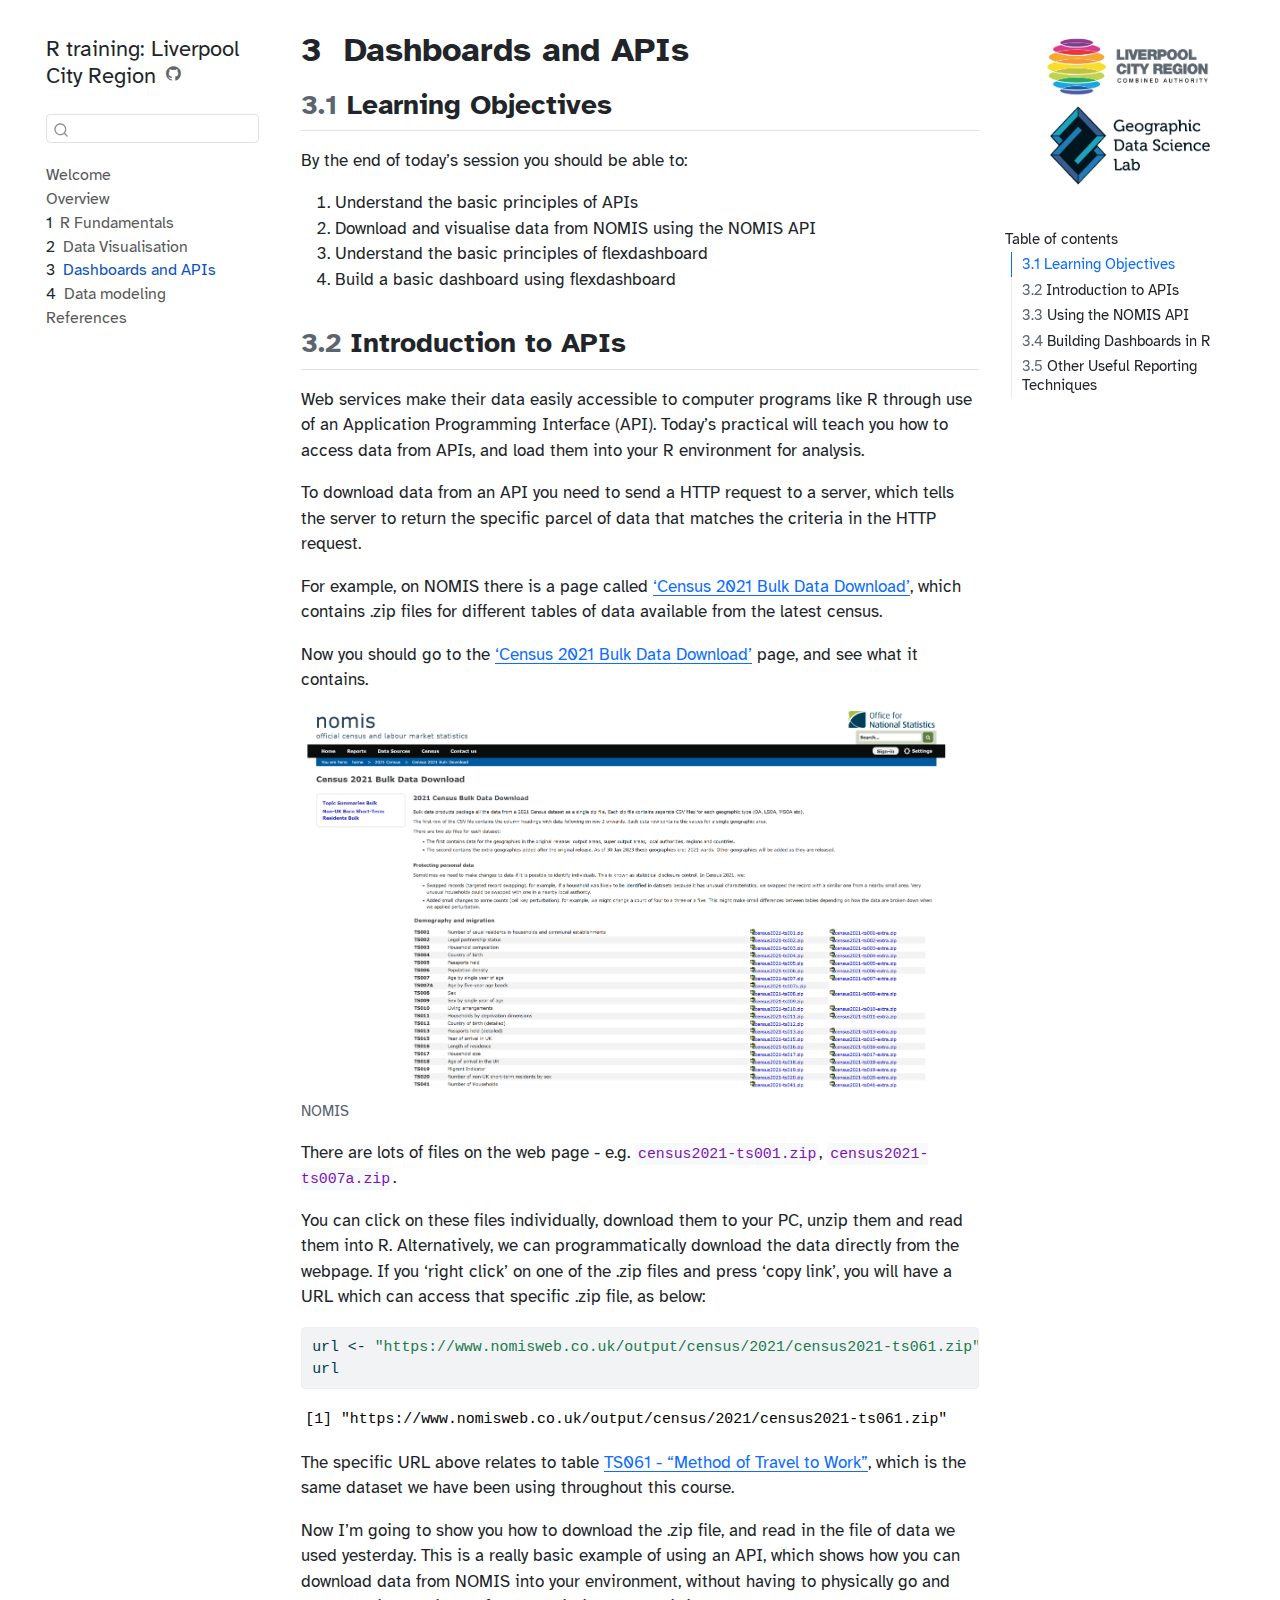
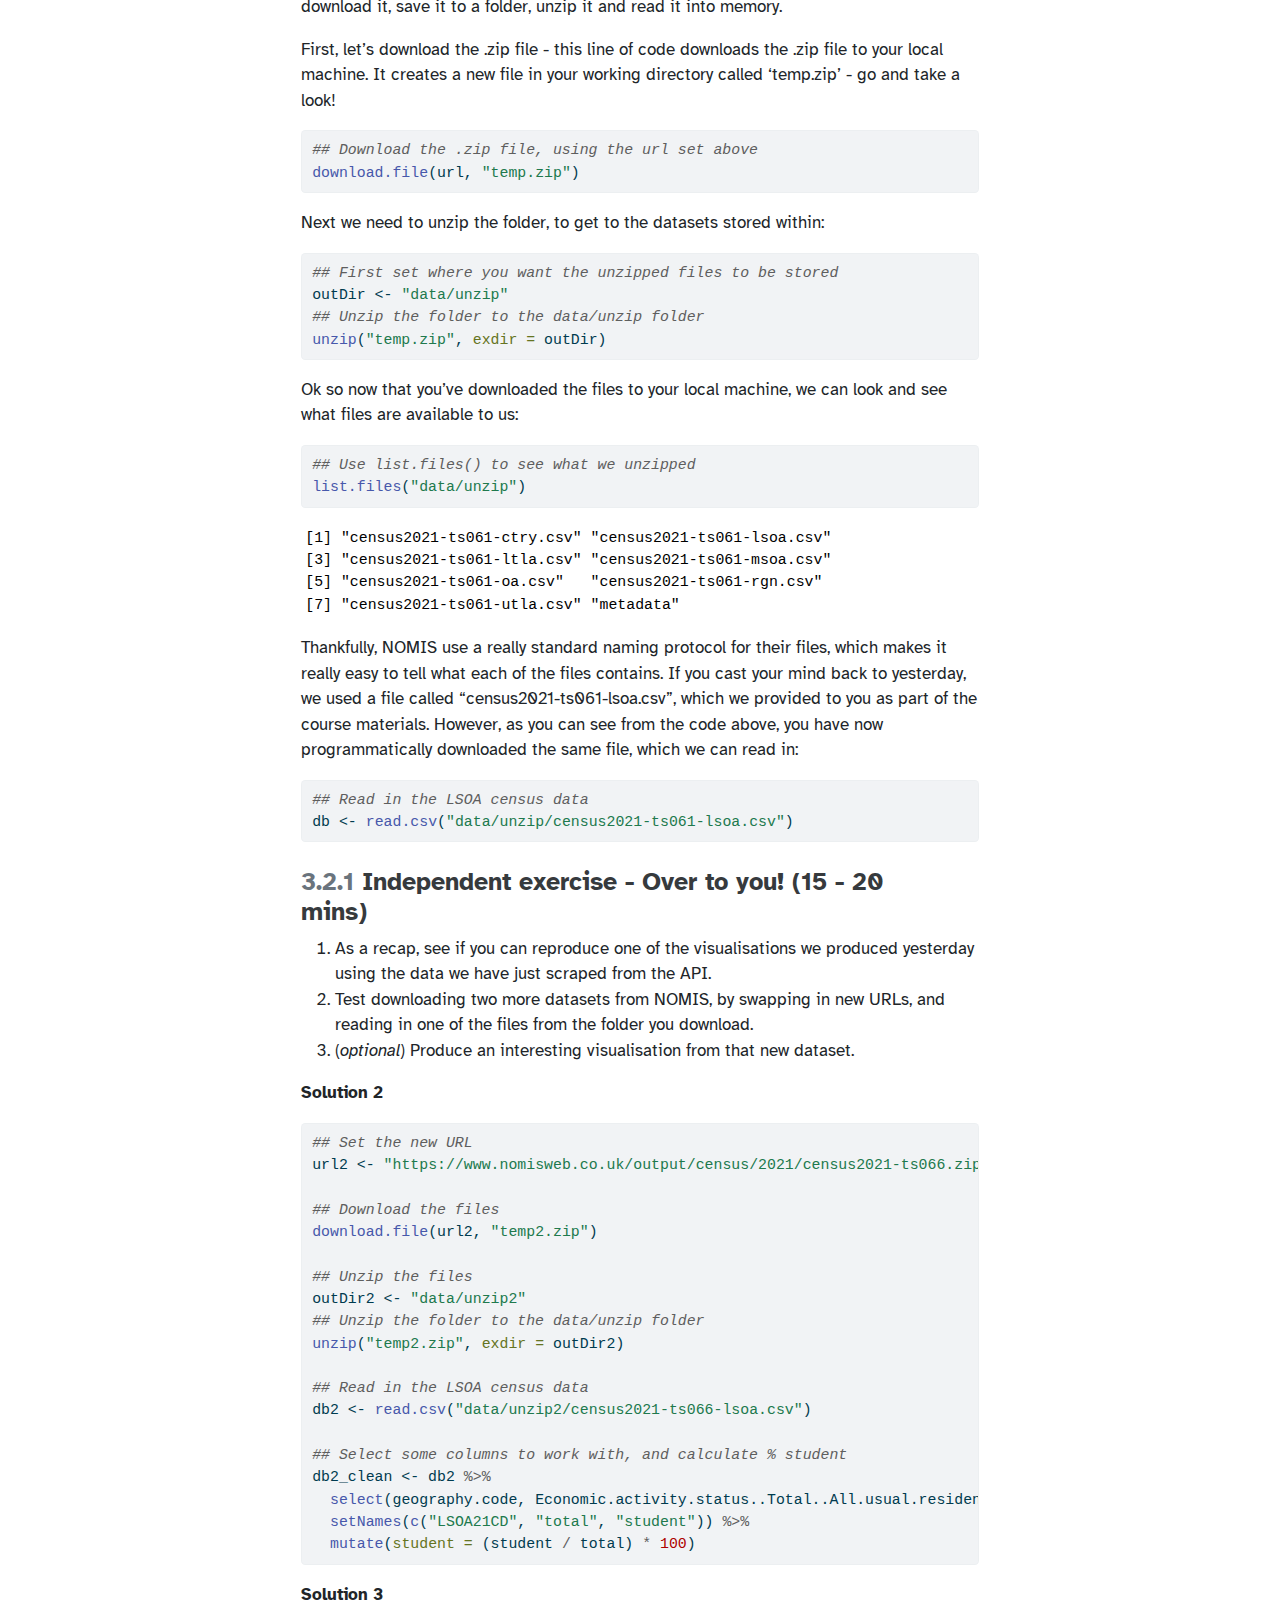
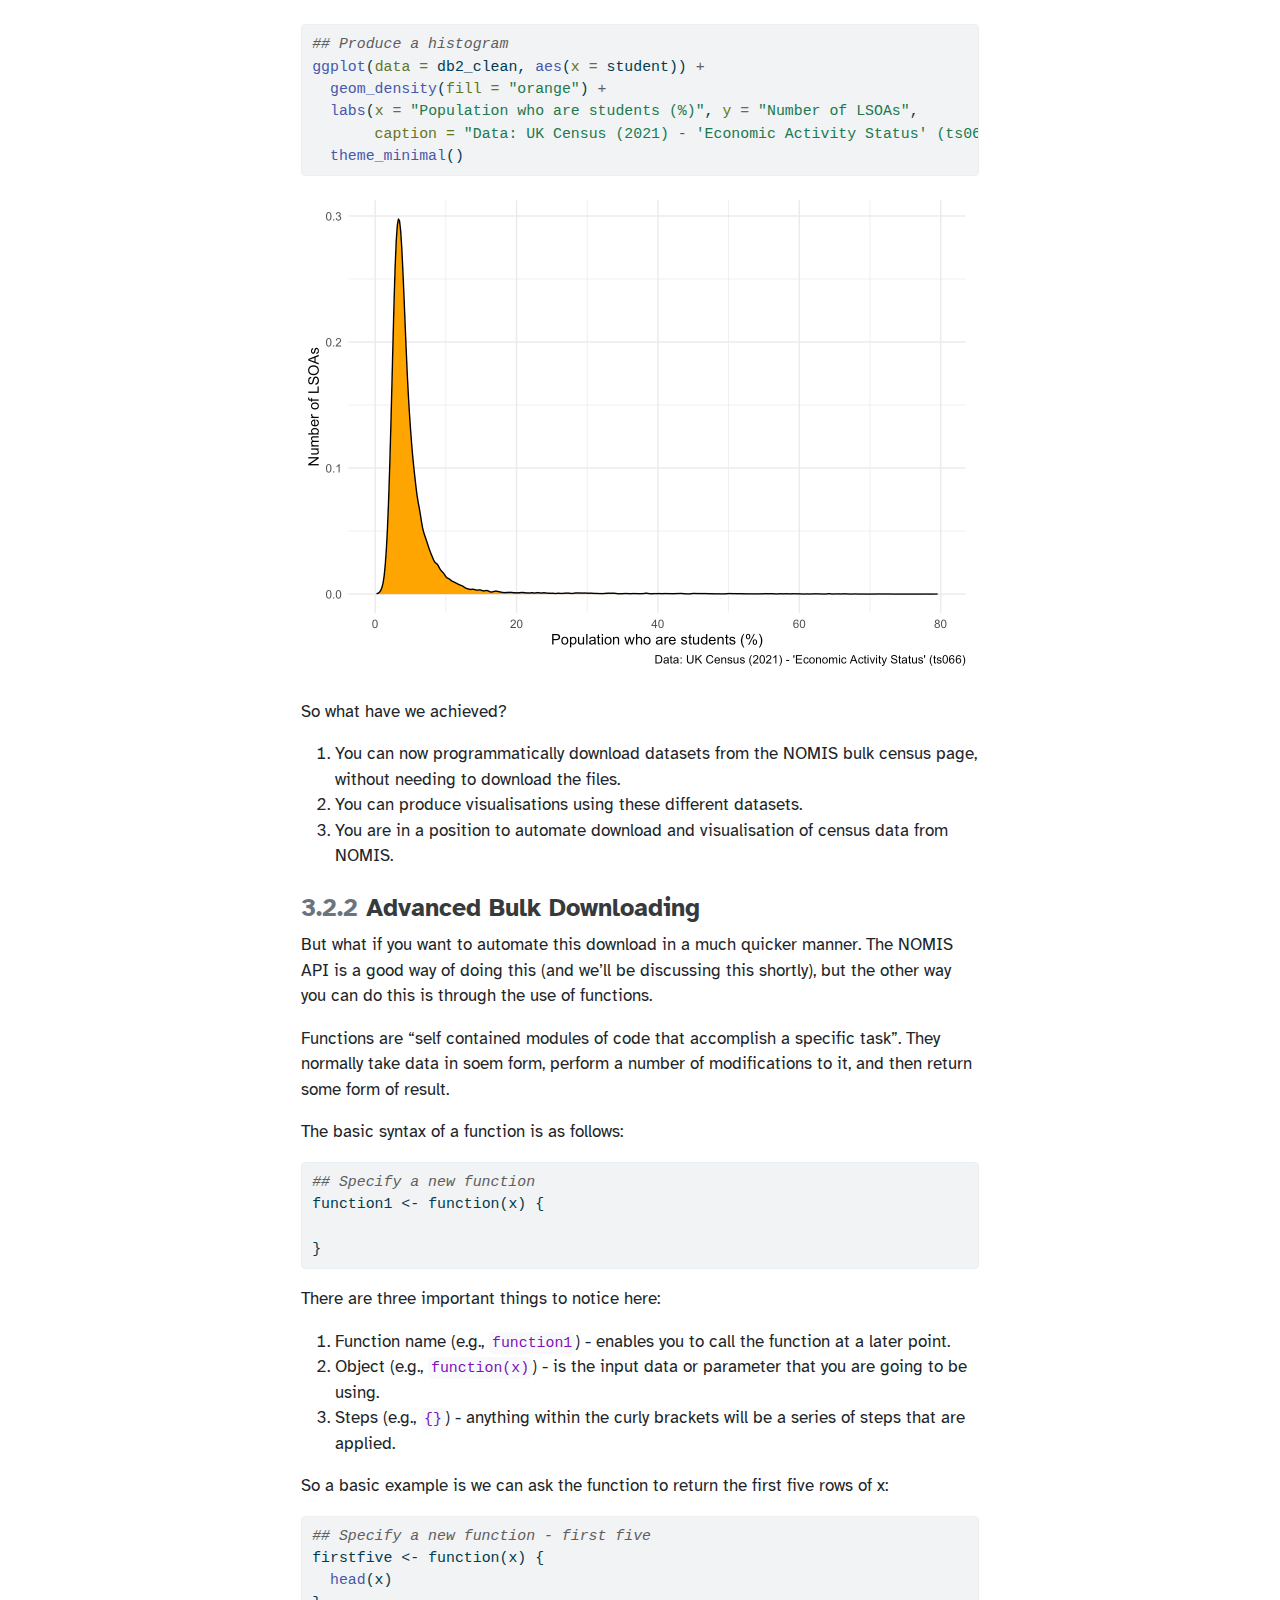
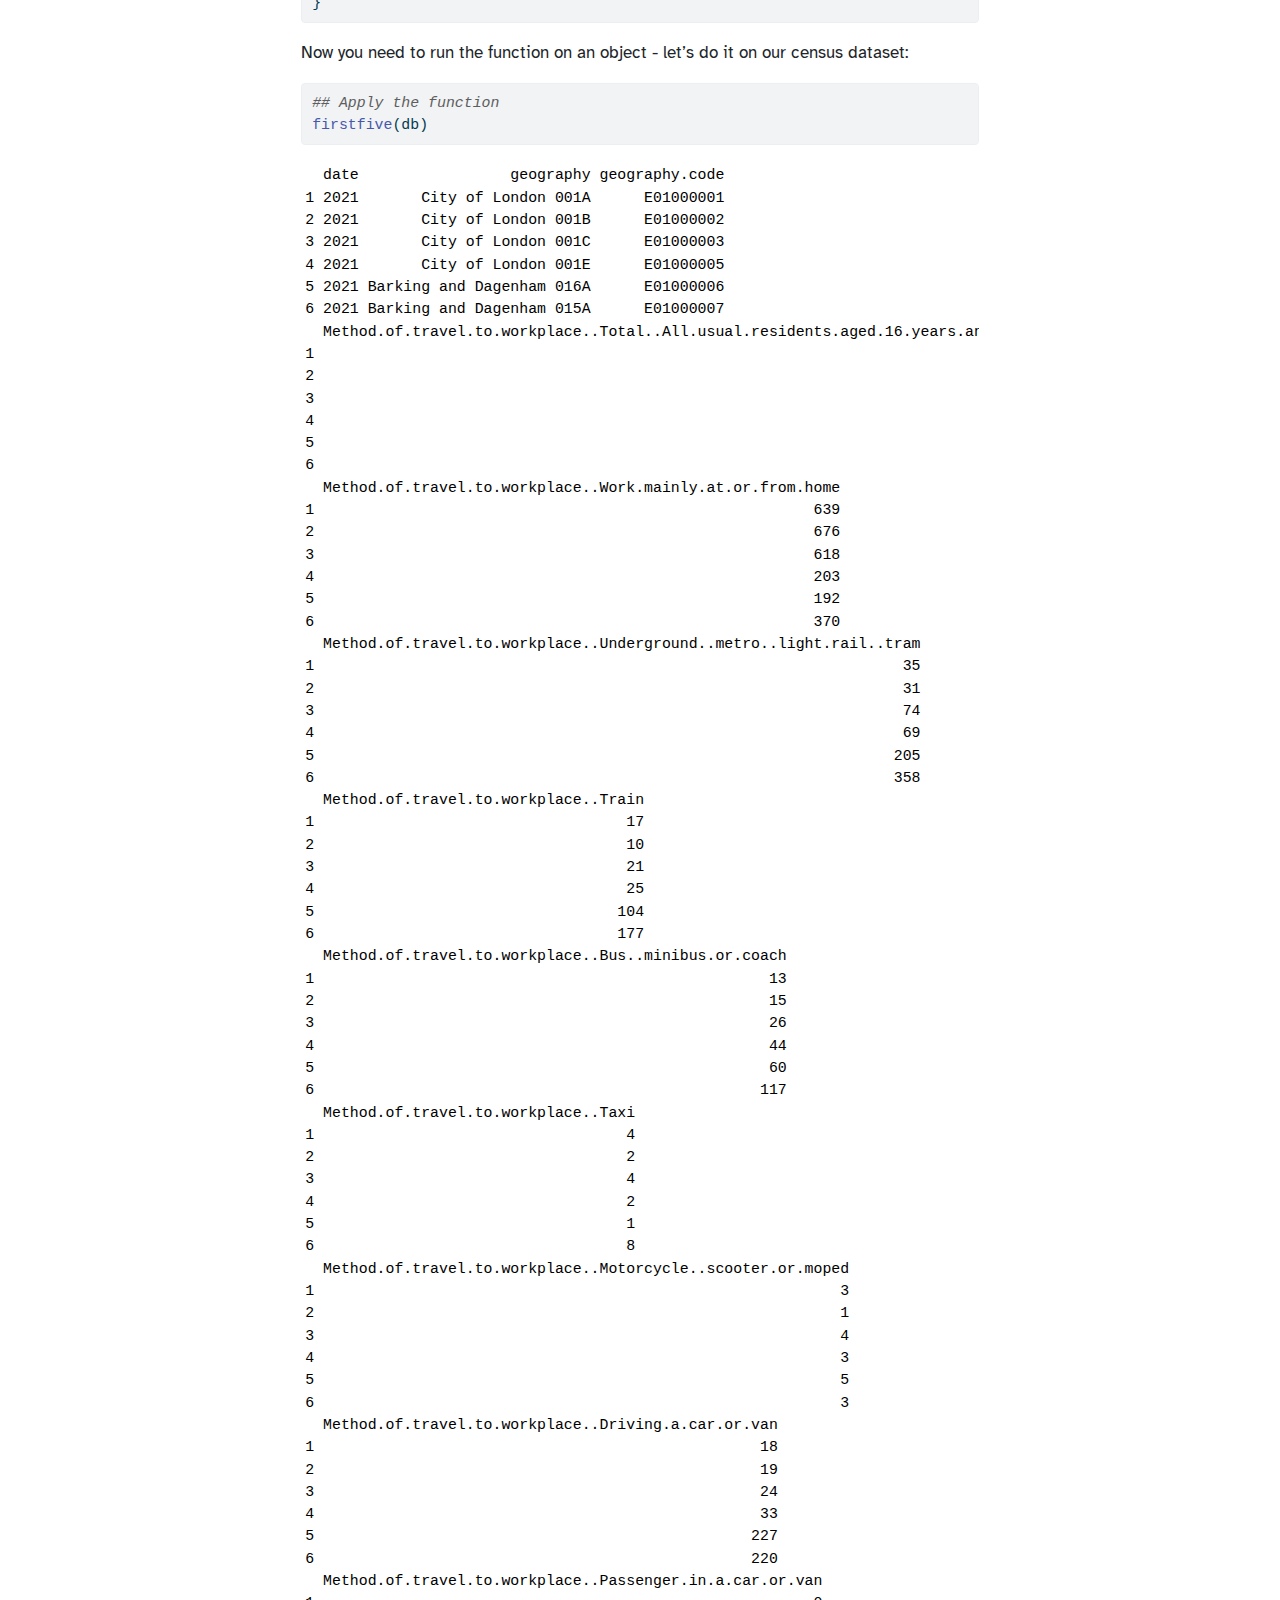
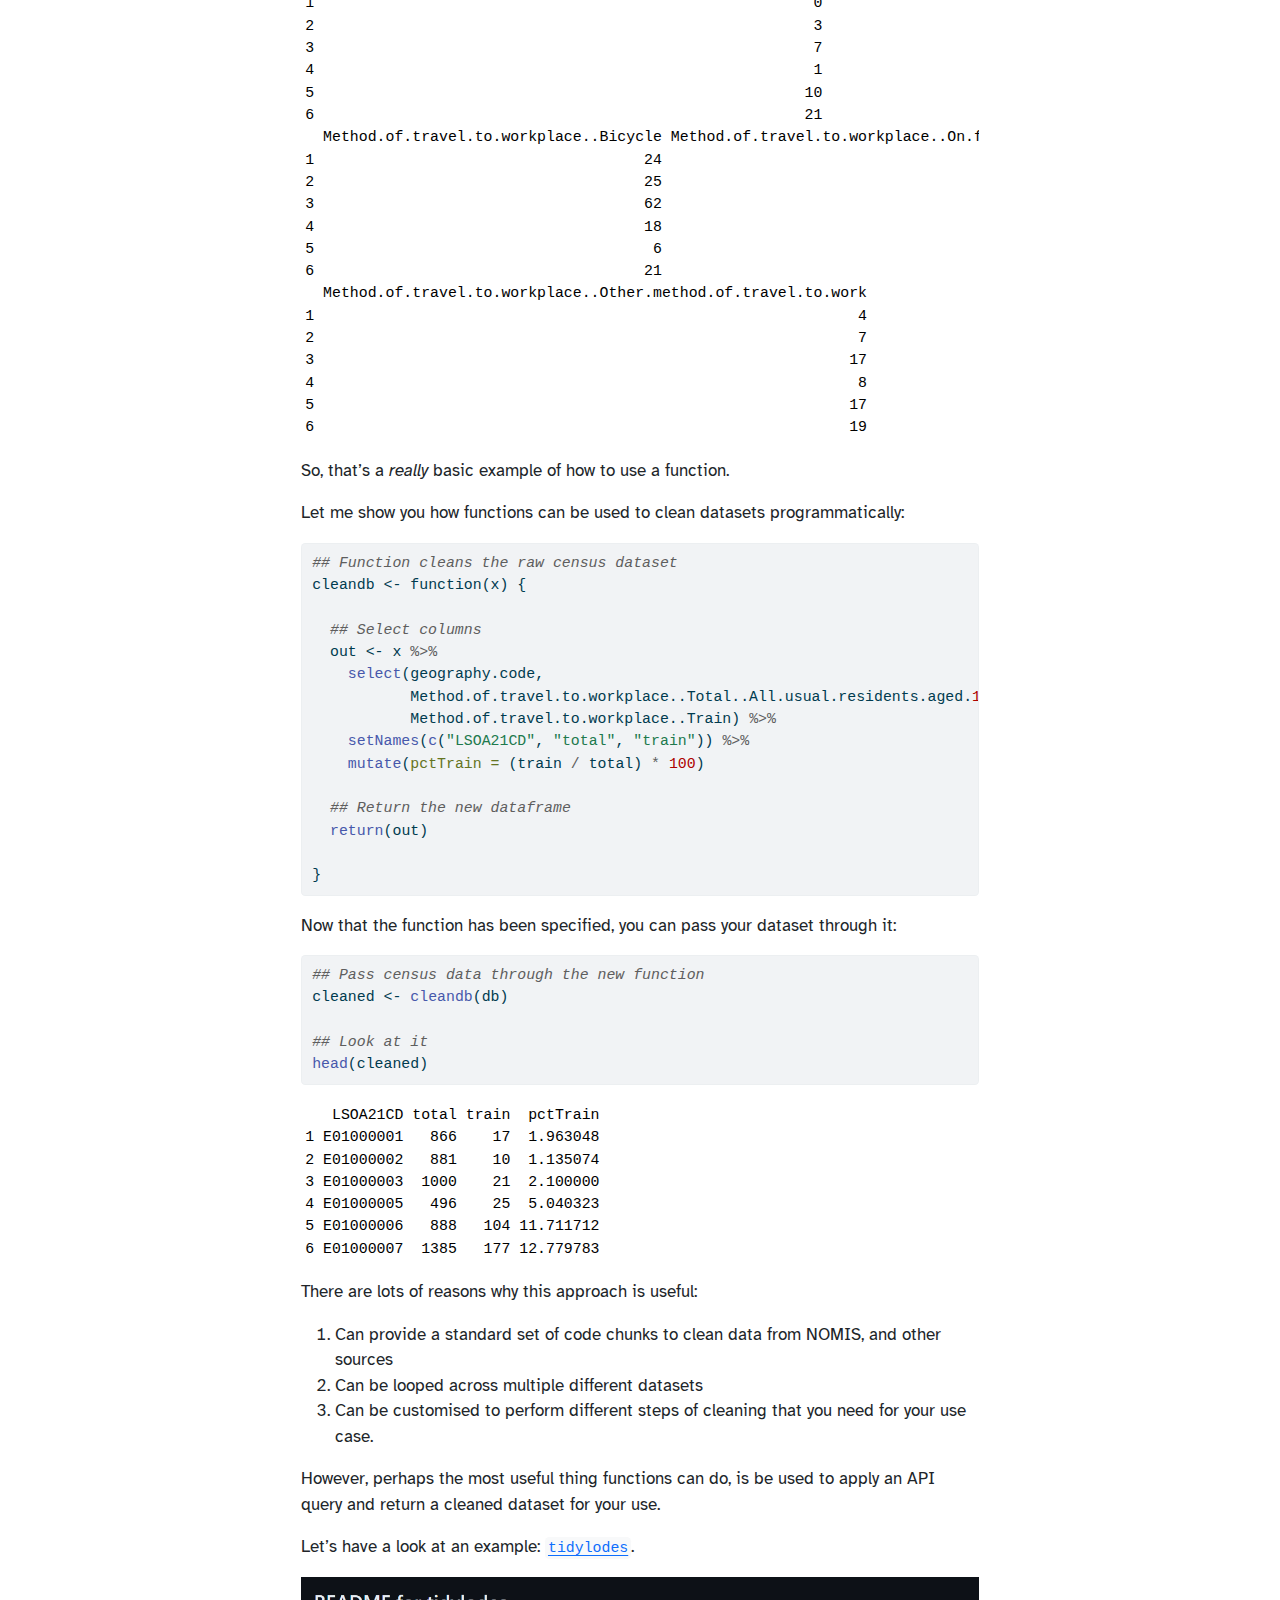
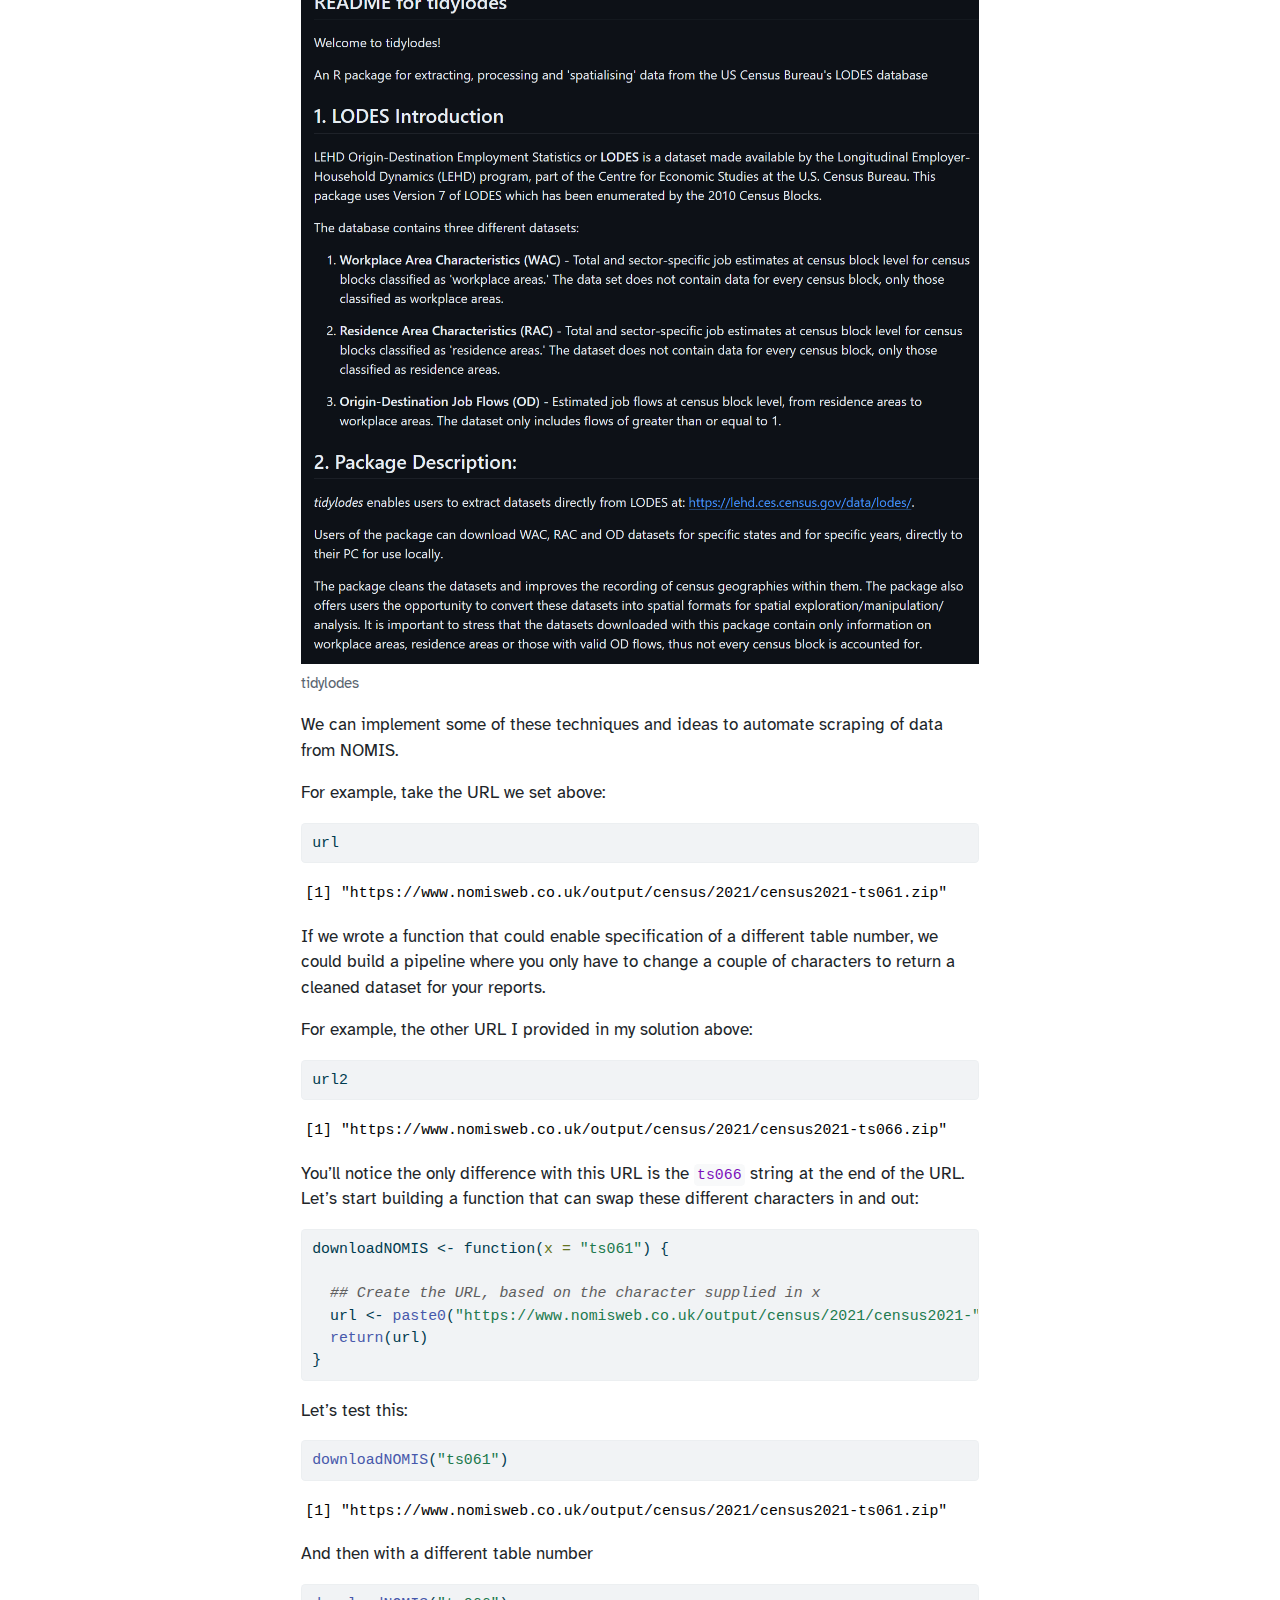
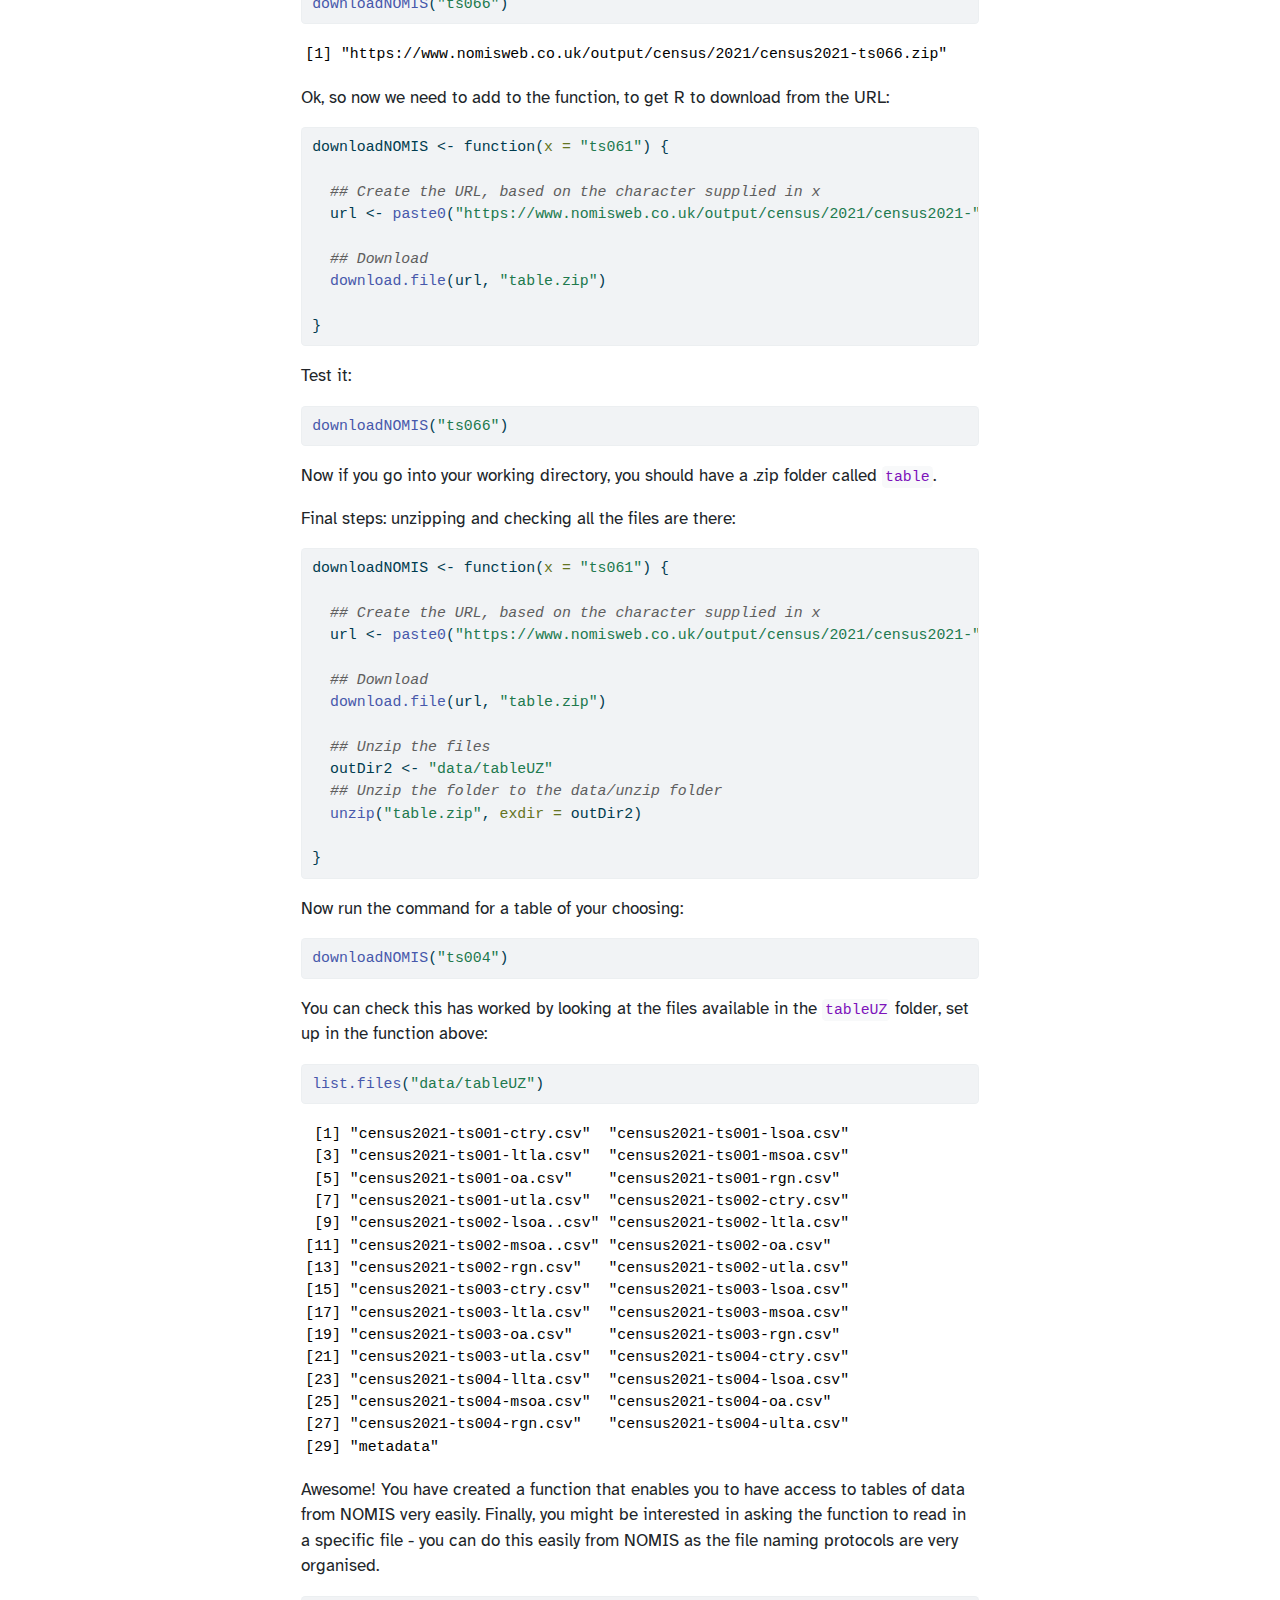
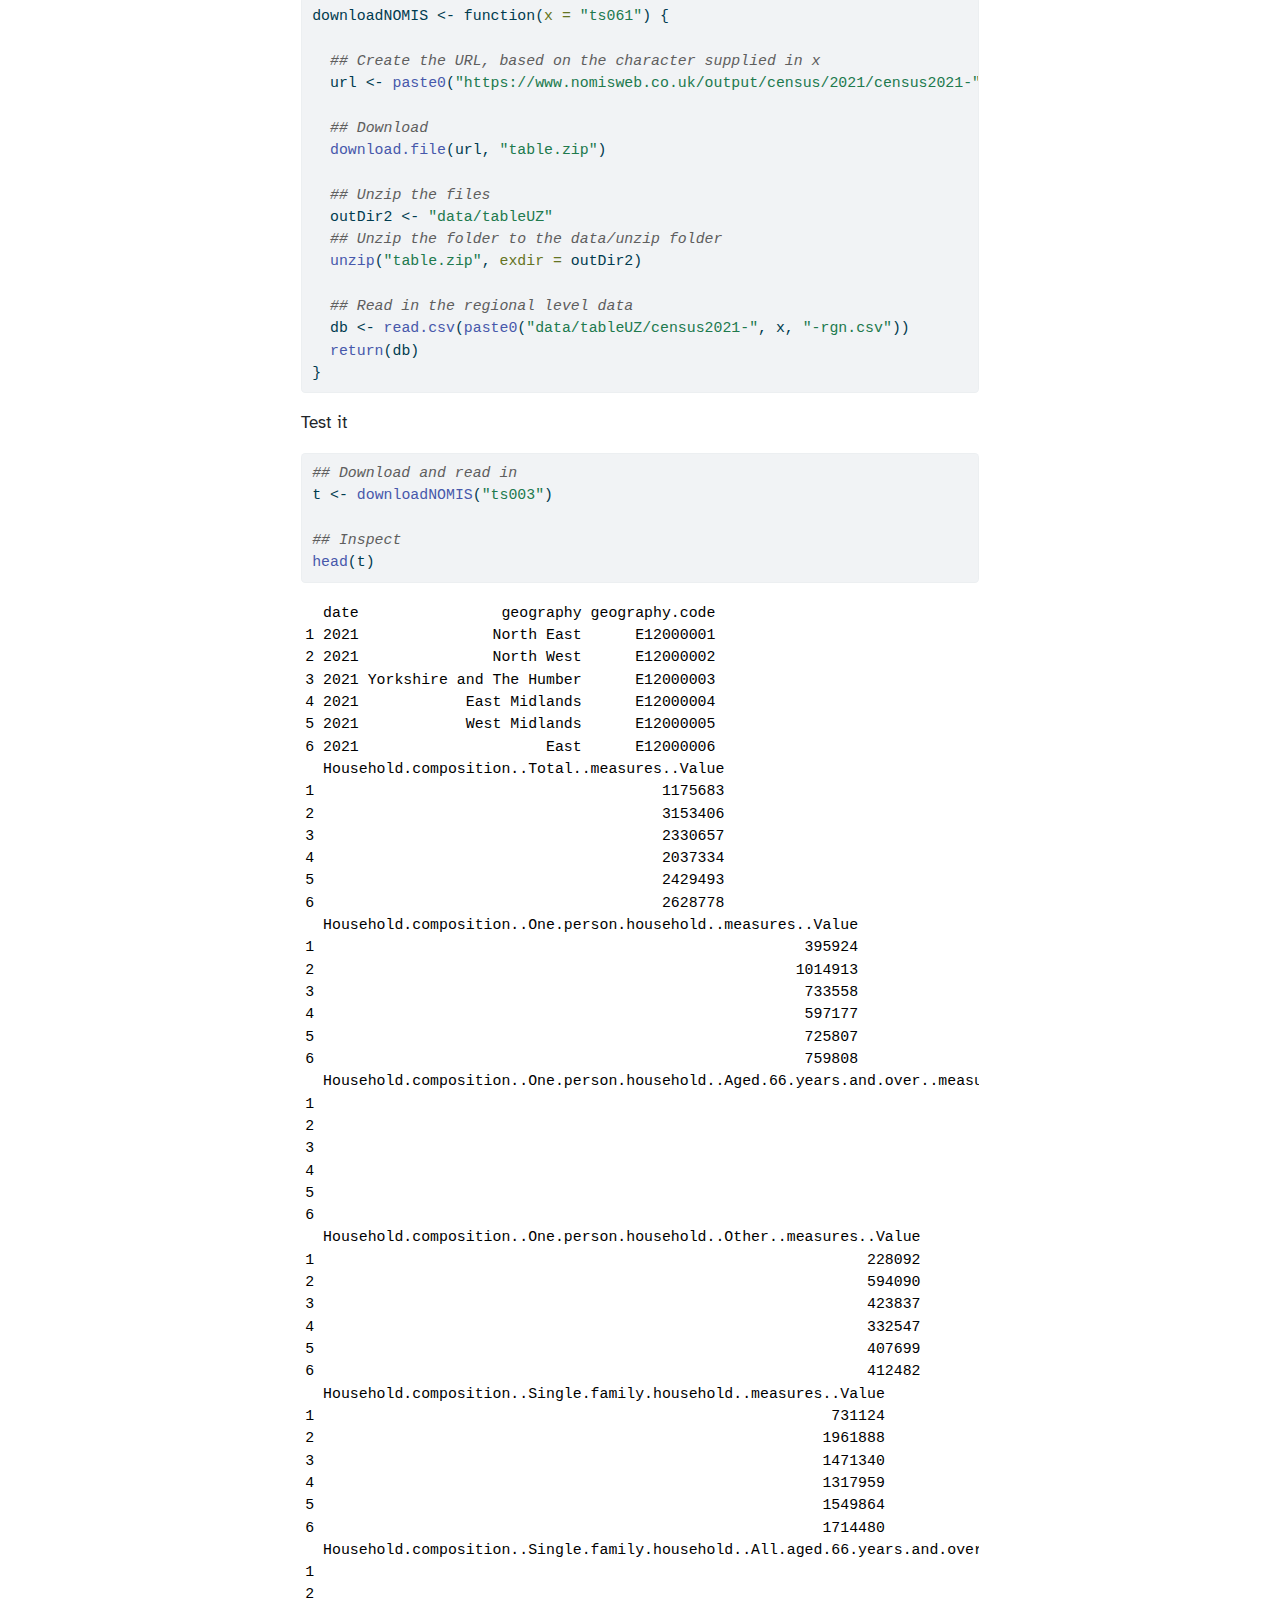
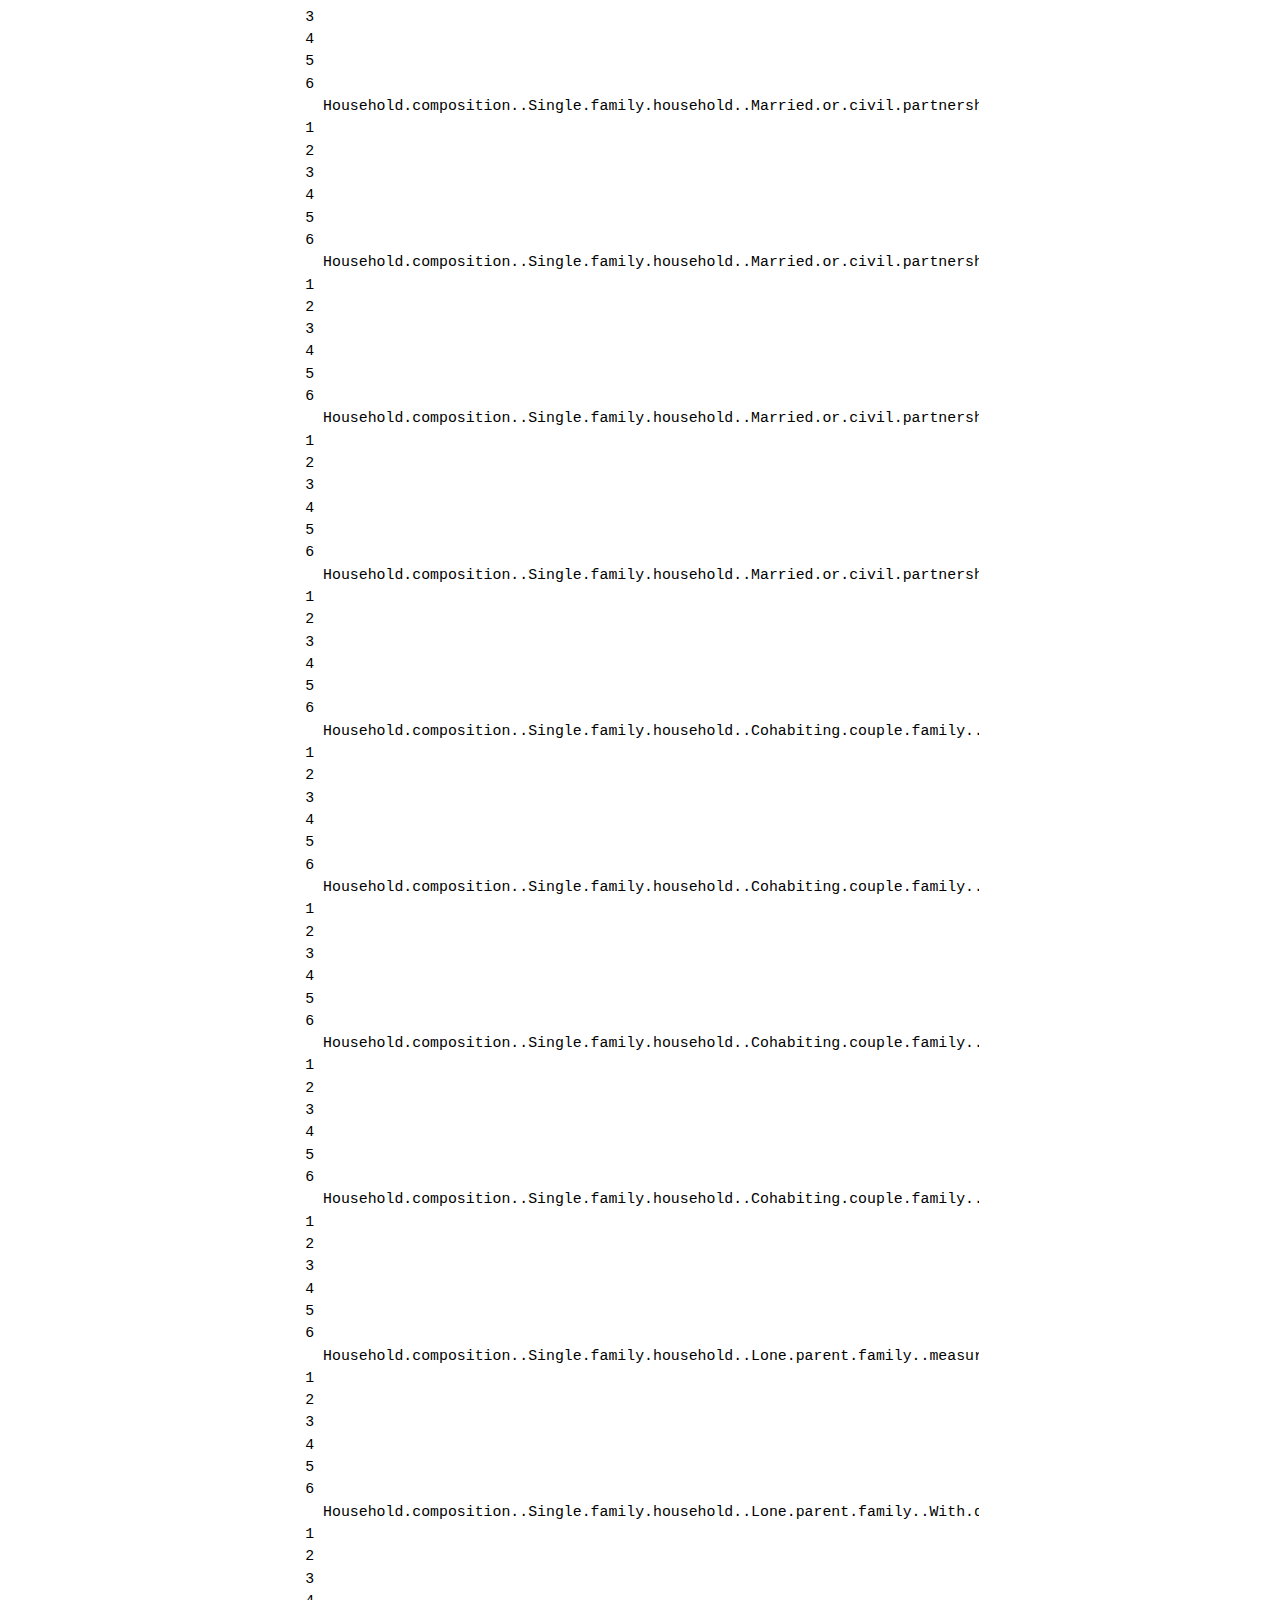
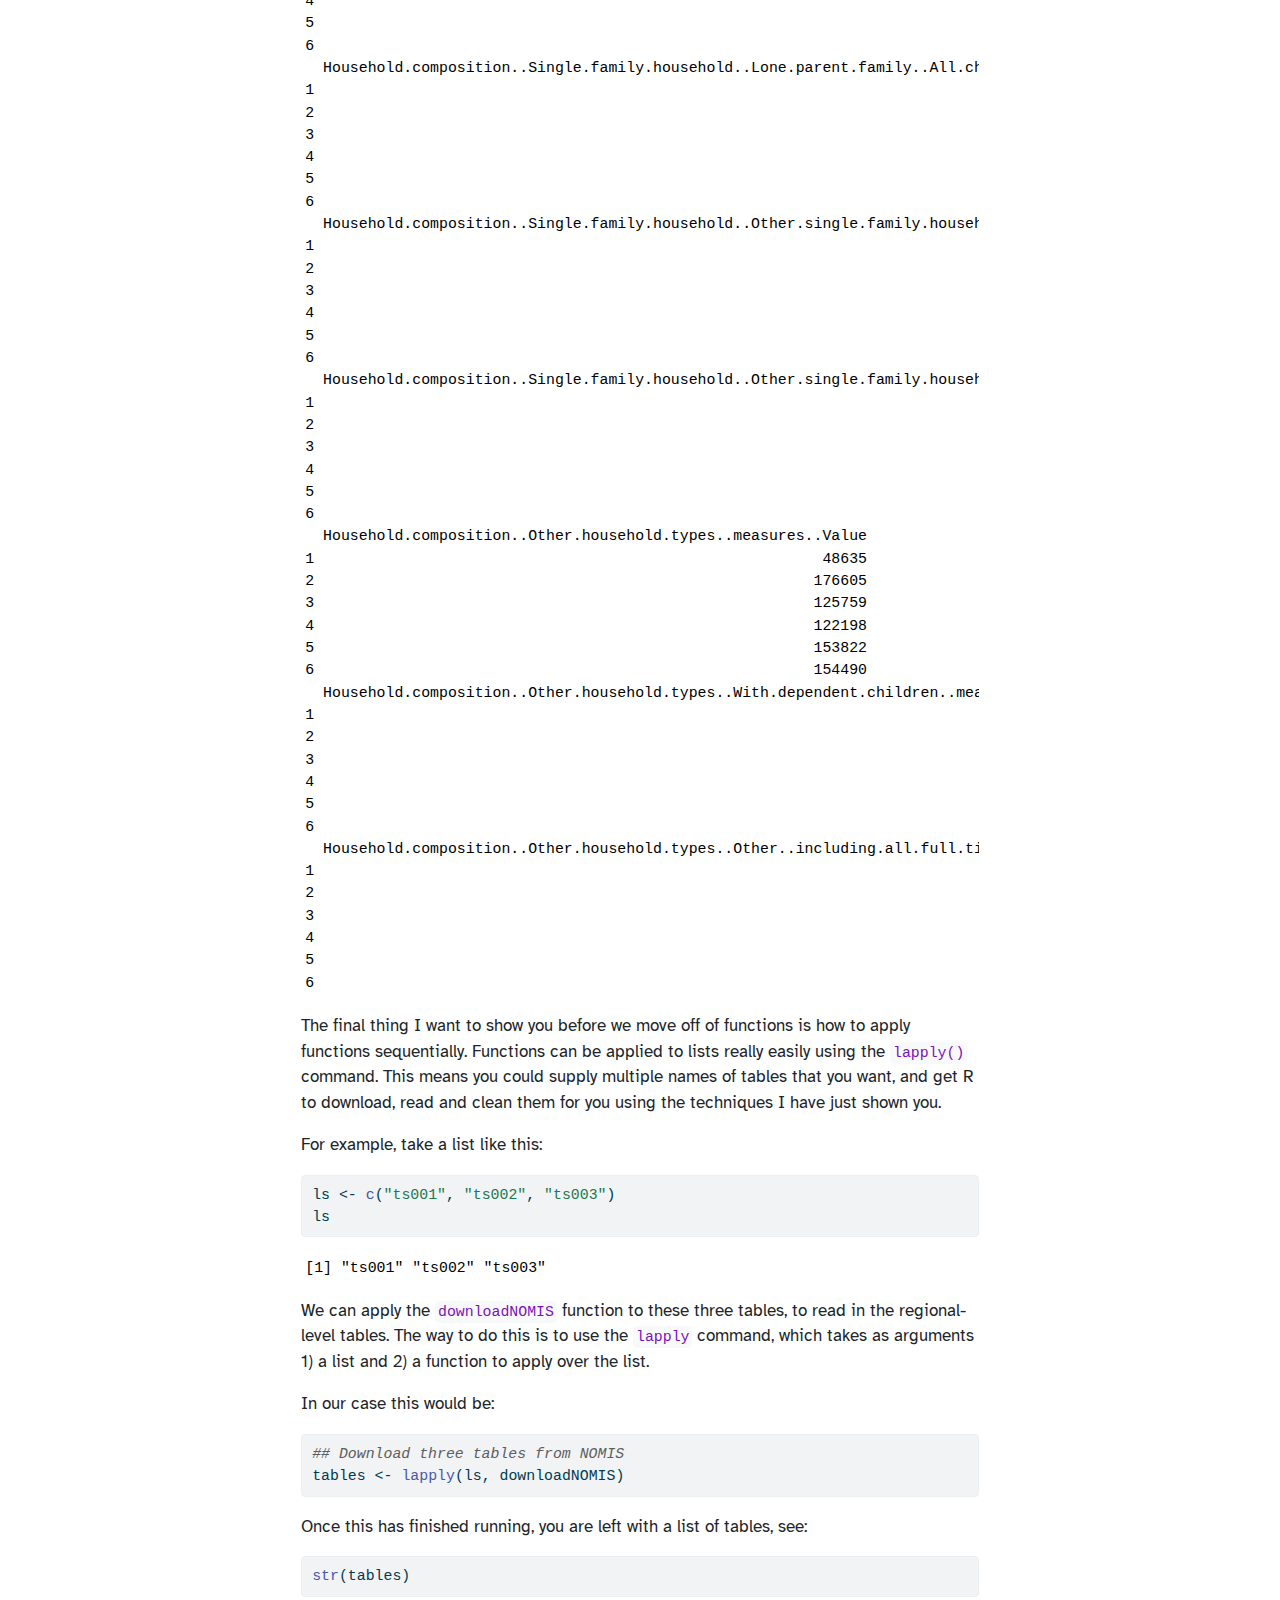
<file: docs/03_dashboards-api.html>
<!DOCTYPE html>
<html xmlns="http://www.w3.org/1999/xhtml" lang="en" xml:lang="en"><head>

<meta charset="utf-8">
<meta name="generator" content="quarto-1.4.549">

<meta name="viewport" content="width=device-width, initial-scale=1.0, user-scalable=yes">


<title>R training: Liverpool City Region - 3&nbsp; Dashboards and APIs</title>
<style>
code{white-space: pre-wrap;}
span.smallcaps{font-variant: small-caps;}
div.columns{display: flex; gap: min(4vw, 1.5em);}
div.column{flex: auto; overflow-x: auto;}
div.hanging-indent{margin-left: 1.5em; text-indent: -1.5em;}
ul.task-list{list-style: none;}
ul.task-list li input[type="checkbox"] {
  width: 0.8em;
  margin: 0 0.8em 0.2em -1em; /* quarto-specific, see https://github.com/quarto-dev/quarto-cli/issues/4556 */ 
  vertical-align: middle;
}
/* CSS for syntax highlighting */
pre > code.sourceCode { white-space: pre; position: relative; }
pre > code.sourceCode > span { line-height: 1.25; }
pre > code.sourceCode > span:empty { height: 1.2em; }
.sourceCode { overflow: visible; }
code.sourceCode > span { color: inherit; text-decoration: inherit; }
div.sourceCode { margin: 1em 0; }
pre.sourceCode { margin: 0; }
@media screen {
div.sourceCode { overflow: auto; }
}
@media print {
pre > code.sourceCode { white-space: pre-wrap; }
pre > code.sourceCode > span { text-indent: -5em; padding-left: 5em; }
}
pre.numberSource code
  { counter-reset: source-line 0; }
pre.numberSource code > span
  { position: relative; left: -4em; counter-increment: source-line; }
pre.numberSource code > span > a:first-child::before
  { content: counter(source-line);
    position: relative; left: -1em; text-align: right; vertical-align: baseline;
    border: none; display: inline-block;
    -webkit-touch-callout: none; -webkit-user-select: none;
    -khtml-user-select: none; -moz-user-select: none;
    -ms-user-select: none; user-select: none;
    padding: 0 4px; width: 4em;
  }
pre.numberSource { margin-left: 3em;  padding-left: 4px; }
div.sourceCode
  {   }
@media screen {
pre > code.sourceCode > span > a:first-child::before { text-decoration: underline; }
}
</style>


<script src="site_libs/quarto-nav/quarto-nav.js"></script>
<script src="site_libs/quarto-nav/headroom.min.js"></script>
<script src="site_libs/clipboard/clipboard.min.js"></script>
<script src="site_libs/quarto-search/autocomplete.umd.js"></script>
<script src="site_libs/quarto-search/fuse.min.js"></script>
<script src="site_libs/quarto-search/quarto-search.js"></script>
<meta name="quarto:offset" content="./">
<link href="./04_data-modeling.html" rel="next">
<link href="./02_data-visualisation.html" rel="prev">
<script src="site_libs/quarto-html/quarto.js"></script>
<script src="site_libs/quarto-html/popper.min.js"></script>
<script src="site_libs/quarto-html/tippy.umd.min.js"></script>
<script src="site_libs/quarto-html/anchor.min.js"></script>
<link href="site_libs/quarto-html/tippy.css" rel="stylesheet">
<link href="site_libs/quarto-html/quarto-syntax-highlighting.css" rel="stylesheet" id="quarto-text-highlighting-styles">
<script src="site_libs/bootstrap/bootstrap.min.js"></script>
<link href="site_libs/bootstrap/bootstrap-icons.css" rel="stylesheet">
<link href="site_libs/bootstrap/bootstrap.min.css" rel="stylesheet" id="quarto-bootstrap" data-mode="light">
<script id="quarto-search-options" type="application/json">{
  "location": "sidebar",
  "copy-button": false,
  "collapse-after": 3,
  "panel-placement": "start",
  "type": "textbox",
  "limit": 50,
  "keyboard-shortcut": [
    "f",
    "/",
    "s"
  ],
  "show-item-context": false,
  "language": {
    "search-no-results-text": "No results",
    "search-matching-documents-text": "matching documents",
    "search-copy-link-title": "Copy link to search",
    "search-hide-matches-text": "Hide additional matches",
    "search-more-match-text": "more match in this document",
    "search-more-matches-text": "more matches in this document",
    "search-clear-button-title": "Clear",
    "search-text-placeholder": "",
    "search-detached-cancel-button-title": "Cancel",
    "search-submit-button-title": "Submit",
    "search-label": "Search"
  }
}</script>


<link rel="stylesheet" href="styles.css">
</head>

<body class="nav-sidebar floating">

<div id="quarto-search-results"></div>
  <header id="quarto-header" class="headroom fixed-top">
  <nav class="quarto-secondary-nav">
    <div class="container-fluid d-flex">
      <button type="button" class="quarto-btn-toggle btn" data-bs-toggle="collapse" data-bs-target=".quarto-sidebar-collapse-item" aria-controls="quarto-sidebar" aria-expanded="false" aria-label="Toggle sidebar navigation" onclick="if (window.quartoToggleHeadroom) { window.quartoToggleHeadroom(); }">
        <i class="bi bi-layout-text-sidebar-reverse"></i>
      </button>
        <nav class="quarto-page-breadcrumbs" aria-label="breadcrumb"><ol class="breadcrumb"><li class="breadcrumb-item"><a href="./03_dashboards-api.html"><span class="chapter-number">3</span>&nbsp; <span class="chapter-title">Dashboards and APIs</span></a></li></ol></nav>
        <a class="flex-grow-1" role="button" data-bs-toggle="collapse" data-bs-target=".quarto-sidebar-collapse-item" aria-controls="quarto-sidebar" aria-expanded="false" aria-label="Toggle sidebar navigation" onclick="if (window.quartoToggleHeadroom) { window.quartoToggleHeadroom(); }">      
        </a>
      <button type="button" class="btn quarto-search-button" aria-label="" onclick="window.quartoOpenSearch();">
        <i class="bi bi-search"></i>
      </button>
    </div>
  </nav>
</header>
<!-- content -->
<div id="quarto-content" class="quarto-container page-columns page-rows-contents page-layout-article">
<!-- sidebar -->
  <nav id="quarto-sidebar" class="sidebar collapse collapse-horizontal quarto-sidebar-collapse-item sidebar-navigation floating overflow-auto">
    <div class="pt-lg-2 mt-2 text-left sidebar-header">
    <div class="sidebar-title mb-0 py-0">
      <a href="./">R training: Liverpool City Region</a> 
        <div class="sidebar-tools-main">
    <a href="https://github.com/fcorowe/lcr-training" title="Source Code" class="quarto-navigation-tool px-1" aria-label="Source Code"><i class="bi bi-github"></i></a>
</div>
    </div>
      </div>
        <div class="mt-2 flex-shrink-0 align-items-center">
        <div class="sidebar-search">
        <div id="quarto-search" class="" title="Search"></div>
        </div>
        </div>
    <div class="sidebar-menu-container"> 
    <ul class="list-unstyled mt-1">
        <li class="sidebar-item">
  <div class="sidebar-item-container"> 
  <a href="./index.html" class="sidebar-item-text sidebar-link">
 <span class="menu-text">Welcome</span></a>
  </div>
</li>
        <li class="sidebar-item">
  <div class="sidebar-item-container"> 
  <a href="./00_overview.html" class="sidebar-item-text sidebar-link">
 <span class="menu-text">Overview</span></a>
  </div>
</li>
        <li class="sidebar-item">
  <div class="sidebar-item-container"> 
  <a href="./01_fundamentals.html" class="sidebar-item-text sidebar-link">
 <span class="menu-text"><span class="chapter-number">1</span>&nbsp; <span class="chapter-title">R Fundamentals</span></span></a>
  </div>
</li>
        <li class="sidebar-item">
  <div class="sidebar-item-container"> 
  <a href="./02_data-visualisation.html" class="sidebar-item-text sidebar-link">
 <span class="menu-text"><span class="chapter-number">2</span>&nbsp; <span class="chapter-title">Data Visualisation</span></span></a>
  </div>
</li>
        <li class="sidebar-item">
  <div class="sidebar-item-container"> 
  <a href="./03_dashboards-api.html" class="sidebar-item-text sidebar-link active">
 <span class="menu-text"><span class="chapter-number">3</span>&nbsp; <span class="chapter-title">Dashboards and APIs</span></span></a>
  </div>
</li>
        <li class="sidebar-item">
  <div class="sidebar-item-container"> 
  <a href="./04_data-modeling.html" class="sidebar-item-text sidebar-link">
 <span class="menu-text"><span class="chapter-number">4</span>&nbsp; <span class="chapter-title">Data modeling</span></span></a>
  </div>
</li>
        <li class="sidebar-item">
  <div class="sidebar-item-container"> 
  <a href="./references.html" class="sidebar-item-text sidebar-link">
 <span class="menu-text">References</span></a>
  </div>
</li>
    </ul>
    </div>
</nav>
<div id="quarto-sidebar-glass" class="quarto-sidebar-collapse-item" data-bs-toggle="collapse" data-bs-target=".quarto-sidebar-collapse-item"></div>
<!-- margin-sidebar -->
    <div id="quarto-margin-sidebar" class="sidebar margin-sidebar"><div class="quarto-margin-header"><div class="margin-header-item">
<p><img src="./cover.png" class="img-fluid"></p>
</div></div>
        <nav id="TOC" role="doc-toc" class="toc-active">
    <h2 id="toc-title">Table of contents</h2>
   
  <ul>
  <li><a href="#learning-objectives" id="toc-learning-objectives" class="nav-link active" data-scroll-target="#learning-objectives"><span class="header-section-number">3.1</span> Learning Objectives</a></li>
  <li><a href="#introduction-to-apis" id="toc-introduction-to-apis" class="nav-link" data-scroll-target="#introduction-to-apis"><span class="header-section-number">3.2</span> Introduction to APIs</a>
  <ul class="collapse">
  <li><a href="#independent-exercise---over-to-you-15---20-mins" id="toc-independent-exercise---over-to-you-15---20-mins" class="nav-link" data-scroll-target="#independent-exercise---over-to-you-15---20-mins"><span class="header-section-number">3.2.1</span> Independent exercise - Over to you! (15 - 20 mins)</a></li>
  <li><a href="#advanced-bulk-downloading" id="toc-advanced-bulk-downloading" class="nav-link" data-scroll-target="#advanced-bulk-downloading"><span class="header-section-number">3.2.2</span> Advanced Bulk Downloading</a></li>
  </ul></li>
  <li><a href="#using-the-nomis-api" id="toc-using-the-nomis-api" class="nav-link" data-scroll-target="#using-the-nomis-api"><span class="header-section-number">3.3</span> Using the NOMIS API</a>
  <ul class="collapse">
  <li><a href="#independent-exercise---over-to-you" id="toc-independent-exercise---over-to-you" class="nav-link" data-scroll-target="#independent-exercise---over-to-you"><span class="header-section-number">3.3.1</span> Independent exercise - Over to you!</a></li>
  </ul></li>
  <li><a href="#building-dashboards-in-r" id="toc-building-dashboards-in-r" class="nav-link" data-scroll-target="#building-dashboards-in-r"><span class="header-section-number">3.4</span> Building Dashboards in R</a>
  <ul class="collapse">
  <li><a href="#getting-started" id="toc-getting-started" class="nav-link" data-scroll-target="#getting-started"><span class="header-section-number">3.4.1</span> Getting started</a></li>
  <li><a href="#introduction-to-flex-dashboard" id="toc-introduction-to-flex-dashboard" class="nav-link" data-scroll-target="#introduction-to-flex-dashboard"><span class="header-section-number">3.4.2</span> Introduction to Flex Dashboard</a></li>
  <li><a href="#independent-exercise---over-to-you-1" id="toc-independent-exercise---over-to-you-1" class="nav-link" data-scroll-target="#independent-exercise---over-to-you-1"><span class="header-section-number">3.4.3</span> Independent exercise - Over to you!</a></li>
  <li><a href="#embedding-visualisations" id="toc-embedding-visualisations" class="nav-link" data-scroll-target="#embedding-visualisations"><span class="header-section-number">3.4.4</span> Embedding visualisations</a></li>
  <li><a href="#independent-exercise---over-to-you-30---45-mins" id="toc-independent-exercise---over-to-you-30---45-mins" class="nav-link" data-scroll-target="#independent-exercise---over-to-you-30---45-mins"><span class="header-section-number">3.4.5</span> Independent exercise - Over to you!! (30 - 45 mins)</a></li>
  </ul></li>
  <li><a href="#other-useful-reporting-techniques" id="toc-other-useful-reporting-techniques" class="nav-link" data-scroll-target="#other-useful-reporting-techniques"><span class="header-section-number">3.5</span> Other Useful Reporting Techniques</a>
  <ul class="collapse">
  <li><a href="#constructing-reports" id="toc-constructing-reports" class="nav-link" data-scroll-target="#constructing-reports"><span class="header-section-number">3.5.1</span> Constructing Reports</a></li>
  <li><a href="#routine-reporting" id="toc-routine-reporting" class="nav-link" data-scroll-target="#routine-reporting"><span class="header-section-number">3.5.2</span> Routine Reporting</a></li>
  </ul></li>
  </ul>
</nav>
    </div>
<!-- main -->
<main class="content" id="quarto-document-content">

<header id="title-block-header" class="quarto-title-block default">
<div class="quarto-title">
<h1 class="title"><span class="chapter-number">3</span>&nbsp; <span class="chapter-title">Dashboards and APIs</span></h1>
</div>



<div class="quarto-title-meta">

    
  
    
  </div>
  


</header>


<section id="learning-objectives" class="level2" data-number="3.1">
<h2 data-number="3.1" class="anchored" data-anchor-id="learning-objectives"><span class="header-section-number">3.1</span> Learning Objectives</h2>
<p>By the end of today’s session you should be able to:</p>
<ol type="1">
<li>Understand the basic principles of APIs</li>
<li>Download and visualise data from NOMIS using the NOMIS API</li>
<li>Understand the basic principles of flexdashboard</li>
<li>Build a basic dashboard using flexdashboard</li>
</ol>
</section>
<section id="introduction-to-apis" class="level2" data-number="3.2">
<h2 data-number="3.2" class="anchored" data-anchor-id="introduction-to-apis"><span class="header-section-number">3.2</span> Introduction to APIs</h2>
<p>Web services make their data easily accessible to computer programs like R through use of an Application Programming Interface (API). Today’s practical will teach you how to access data from APIs, and load them into your R environment for analysis.</p>
<p>To download data from an API you need to send a HTTP request to a server, which tells the server to return the specific parcel of data that matches the criteria in the HTTP request.</p>
<p>For example, on NOMIS there is a page called <a href="https://www.nomisweb.co.uk/sources/census_2021_bulk">‘Census 2021 Bulk Data Download’</a>, which contains .zip files for different tables of data available from the latest census.</p>
<p>Now you should go to the <a href="https://www.nomisweb.co.uk/sources/census_2021_bulk">‘Census 2021 Bulk Data Download’</a> page, and see what it contains.</p>
<div class="quarto-figure quarto-figure-center">
<figure class="figure">
<p><img src="figs/04/nomis.png" class="img-fluid figure-img"></p>
<figcaption>NOMIS</figcaption>
</figure>
</div>
<p>There are lots of files on the web page - e.g.&nbsp;<code>census2021-ts001.zip</code>, <code>census2021-ts007a.zip</code>.</p>
<p>You can click on these files individually, download them to your PC, unzip them and read them into R. Alternatively, we can programmatically download the data directly from the webpage. If you ‘right click’ on one of the .zip files and press ‘copy link’, you will have a URL which can access that specific .zip file, as below:</p>
<div class="cell">
<div class="sourceCode cell-code" id="cb1"><pre class="sourceCode r code-with-copy"><code class="sourceCode r"><span id="cb1-1"><a href="#cb1-1" aria-hidden="true" tabindex="-1"></a>url <span class="ot">&lt;-</span> <span class="st">"https://www.nomisweb.co.uk/output/census/2021/census2021-ts061.zip"</span></span>
<span id="cb1-2"><a href="#cb1-2" aria-hidden="true" tabindex="-1"></a>url</span></code><button title="Copy to Clipboard" class="code-copy-button"><i class="bi"></i></button></pre></div>
<div class="cell-output cell-output-stdout">
<pre><code>[1] "https://www.nomisweb.co.uk/output/census/2021/census2021-ts061.zip"</code></pre>
</div>
</div>
<p>The specific URL above relates to table <a href="https://www.ons.gov.uk/employmentandlabourmarket/peopleinwork/employmentandemployeetypes/bulletins/traveltoworkenglandandwales/census2021">TS061 - “Method of Travel to Work”</a>, which is the same dataset we have been using throughout this course.</p>
<p>Now I’m going to show you how to download the .zip file, and read in the file of data we used yesterday. This is a really basic example of using an API, which shows how you can download data from NOMIS into your environment, without having to physically go and download it, save it to a folder, unzip it and read it into memory.</p>
<p>First, let’s download the .zip file - this line of code downloads the .zip file to your local machine. It creates a new file in your working directory called ‘temp.zip’ - go and take a look!</p>
<div class="cell">
<div class="sourceCode cell-code" id="cb3"><pre class="sourceCode r code-with-copy"><code class="sourceCode r"><span id="cb3-1"><a href="#cb3-1" aria-hidden="true" tabindex="-1"></a><span class="do">## Download the .zip file, using the url set above</span></span>
<span id="cb3-2"><a href="#cb3-2" aria-hidden="true" tabindex="-1"></a><span class="fu">download.file</span>(url, <span class="st">"temp.zip"</span>)</span></code><button title="Copy to Clipboard" class="code-copy-button"><i class="bi"></i></button></pre></div>
</div>
<p>Next we need to unzip the folder, to get to the datasets stored within:</p>
<div class="cell">
<div class="sourceCode cell-code" id="cb4"><pre class="sourceCode r code-with-copy"><code class="sourceCode r"><span id="cb4-1"><a href="#cb4-1" aria-hidden="true" tabindex="-1"></a><span class="do">## First set where you want the unzipped files to be stored</span></span>
<span id="cb4-2"><a href="#cb4-2" aria-hidden="true" tabindex="-1"></a>outDir <span class="ot">&lt;-</span> <span class="st">"data/unzip"</span></span>
<span id="cb4-3"><a href="#cb4-3" aria-hidden="true" tabindex="-1"></a><span class="do">## Unzip the folder to the data/unzip folder</span></span>
<span id="cb4-4"><a href="#cb4-4" aria-hidden="true" tabindex="-1"></a><span class="fu">unzip</span>(<span class="st">"temp.zip"</span>, <span class="at">exdir =</span> outDir)</span></code><button title="Copy to Clipboard" class="code-copy-button"><i class="bi"></i></button></pre></div>
</div>
<p>Ok so now that you’ve downloaded the files to your local machine, we can look and see what files are available to us:</p>
<div class="cell">
<div class="sourceCode cell-code" id="cb5"><pre class="sourceCode r code-with-copy"><code class="sourceCode r"><span id="cb5-1"><a href="#cb5-1" aria-hidden="true" tabindex="-1"></a><span class="do">## Use list.files() to see what we unzipped</span></span>
<span id="cb5-2"><a href="#cb5-2" aria-hidden="true" tabindex="-1"></a><span class="fu">list.files</span>(<span class="st">"data/unzip"</span>)</span></code><button title="Copy to Clipboard" class="code-copy-button"><i class="bi"></i></button></pre></div>
<div class="cell-output cell-output-stdout">
<pre><code>[1] "census2021-ts061-ctry.csv" "census2021-ts061-lsoa.csv"
[3] "census2021-ts061-ltla.csv" "census2021-ts061-msoa.csv"
[5] "census2021-ts061-oa.csv"   "census2021-ts061-rgn.csv" 
[7] "census2021-ts061-utla.csv" "metadata"                 </code></pre>
</div>
</div>
<p>Thankfully, NOMIS use a really standard naming protocol for their files, which makes it really easy to tell what each of the files contains. If you cast your mind back to yesterday, we used a file called “census2021-ts061-lsoa.csv”, which we provided to you as part of the course materials. However, as you can see from the code above, you have now programmatically downloaded the same file, which we can read in:</p>
<div class="cell">
<div class="sourceCode cell-code" id="cb7"><pre class="sourceCode r code-with-copy"><code class="sourceCode r"><span id="cb7-1"><a href="#cb7-1" aria-hidden="true" tabindex="-1"></a><span class="do">## Read in the LSOA census data</span></span>
<span id="cb7-2"><a href="#cb7-2" aria-hidden="true" tabindex="-1"></a>db <span class="ot">&lt;-</span> <span class="fu">read.csv</span>(<span class="st">"data/unzip/census2021-ts061-lsoa.csv"</span>)</span></code><button title="Copy to Clipboard" class="code-copy-button"><i class="bi"></i></button></pre></div>
</div>
<section id="independent-exercise---over-to-you-15---20-mins" class="level3" data-number="3.2.1">
<h3 data-number="3.2.1" class="anchored" data-anchor-id="independent-exercise---over-to-you-15---20-mins"><span class="header-section-number">3.2.1</span> Independent exercise - Over to you! (15 - 20 mins)</h3>
<ol type="1">
<li>As a recap, see if you can reproduce one of the visualisations we produced yesterday using the data we have just scraped from the API.</li>
<li>Test downloading two more datasets from NOMIS, by swapping in new URLs, and reading in one of the files from the folder you download.</li>
<li>(<em>optional</em>) Produce an interesting visualisation from that new dataset.</li>
</ol>
<p><strong>Solution 2</strong></p>
<div class="cell">
<div class="sourceCode cell-code" id="cb8"><pre class="sourceCode r code-with-copy"><code class="sourceCode r"><span id="cb8-1"><a href="#cb8-1" aria-hidden="true" tabindex="-1"></a><span class="do">## Set the new URL</span></span>
<span id="cb8-2"><a href="#cb8-2" aria-hidden="true" tabindex="-1"></a>url2 <span class="ot">&lt;-</span> <span class="st">"https://www.nomisweb.co.uk/output/census/2021/census2021-ts066.zip"</span></span>
<span id="cb8-3"><a href="#cb8-3" aria-hidden="true" tabindex="-1"></a></span>
<span id="cb8-4"><a href="#cb8-4" aria-hidden="true" tabindex="-1"></a><span class="do">## Download the files</span></span>
<span id="cb8-5"><a href="#cb8-5" aria-hidden="true" tabindex="-1"></a><span class="fu">download.file</span>(url2, <span class="st">"temp2.zip"</span>)</span>
<span id="cb8-6"><a href="#cb8-6" aria-hidden="true" tabindex="-1"></a></span>
<span id="cb8-7"><a href="#cb8-7" aria-hidden="true" tabindex="-1"></a><span class="do">## Unzip the files</span></span>
<span id="cb8-8"><a href="#cb8-8" aria-hidden="true" tabindex="-1"></a>outDir2 <span class="ot">&lt;-</span> <span class="st">"data/unzip2"</span></span>
<span id="cb8-9"><a href="#cb8-9" aria-hidden="true" tabindex="-1"></a><span class="do">## Unzip the folder to the data/unzip folder</span></span>
<span id="cb8-10"><a href="#cb8-10" aria-hidden="true" tabindex="-1"></a><span class="fu">unzip</span>(<span class="st">"temp2.zip"</span>, <span class="at">exdir =</span> outDir2)</span>
<span id="cb8-11"><a href="#cb8-11" aria-hidden="true" tabindex="-1"></a></span>
<span id="cb8-12"><a href="#cb8-12" aria-hidden="true" tabindex="-1"></a><span class="do">## Read in the LSOA census data</span></span>
<span id="cb8-13"><a href="#cb8-13" aria-hidden="true" tabindex="-1"></a>db2 <span class="ot">&lt;-</span> <span class="fu">read.csv</span>(<span class="st">"data/unzip2/census2021-ts066-lsoa.csv"</span>)</span>
<span id="cb8-14"><a href="#cb8-14" aria-hidden="true" tabindex="-1"></a></span>
<span id="cb8-15"><a href="#cb8-15" aria-hidden="true" tabindex="-1"></a><span class="do">## Select some columns to work with, and calculate % student</span></span>
<span id="cb8-16"><a href="#cb8-16" aria-hidden="true" tabindex="-1"></a>db2_clean <span class="ot">&lt;-</span> db2 <span class="sc">%&gt;%</span></span>
<span id="cb8-17"><a href="#cb8-17" aria-hidden="true" tabindex="-1"></a>  <span class="fu">select</span>(geography.code, Economic.activity.status..Total..All.usual.residents.aged.<span class="fl">16.</span>years.and.over, Economic.activity.status..Economically.inactive..Student) <span class="sc">%&gt;%</span></span>
<span id="cb8-18"><a href="#cb8-18" aria-hidden="true" tabindex="-1"></a>  <span class="fu">setNames</span>(<span class="fu">c</span>(<span class="st">"LSOA21CD"</span>, <span class="st">"total"</span>, <span class="st">"student"</span>)) <span class="sc">%&gt;%</span></span>
<span id="cb8-19"><a href="#cb8-19" aria-hidden="true" tabindex="-1"></a>  <span class="fu">mutate</span>(<span class="at">student =</span> (student <span class="sc">/</span> total) <span class="sc">*</span> <span class="dv">100</span>)</span></code><button title="Copy to Clipboard" class="code-copy-button"><i class="bi"></i></button></pre></div>
</div>
<p><strong>Solution 3</strong></p>
<div class="cell">
<div class="sourceCode cell-code" id="cb9"><pre class="sourceCode r code-with-copy"><code class="sourceCode r"><span id="cb9-1"><a href="#cb9-1" aria-hidden="true" tabindex="-1"></a><span class="do">## Produce a histogram</span></span>
<span id="cb9-2"><a href="#cb9-2" aria-hidden="true" tabindex="-1"></a><span class="fu">ggplot</span>(<span class="at">data =</span> db2_clean, <span class="fu">aes</span>(<span class="at">x =</span> student)) <span class="sc">+</span></span>
<span id="cb9-3"><a href="#cb9-3" aria-hidden="true" tabindex="-1"></a>  <span class="fu">geom_density</span>(<span class="at">fill =</span> <span class="st">"orange"</span>) <span class="sc">+</span></span>
<span id="cb9-4"><a href="#cb9-4" aria-hidden="true" tabindex="-1"></a>  <span class="fu">labs</span>(<span class="at">x =</span> <span class="st">"Population who are students (%)"</span>, <span class="at">y =</span> <span class="st">"Number of LSOAs"</span>,</span>
<span id="cb9-5"><a href="#cb9-5" aria-hidden="true" tabindex="-1"></a>       <span class="at">caption =</span> <span class="st">"Data: UK Census (2021) - 'Economic Activity Status' (ts066)"</span>) <span class="sc">+</span></span>
<span id="cb9-6"><a href="#cb9-6" aria-hidden="true" tabindex="-1"></a>  <span class="fu">theme_minimal</span>()</span></code><button title="Copy to Clipboard" class="code-copy-button"><i class="bi"></i></button></pre></div>
<div class="cell-output-display">
<div>
<figure class="figure">
<p><img src="03_dashboards-api_files/figure-html/unnamed-chunk-8-1.png" class="img-fluid figure-img" width="672"></p>
</figure>
</div>
</div>
</div>
<p>So what have we achieved?</p>
<ol type="1">
<li>You can now programmatically download datasets from the NOMIS bulk census page, without needing to download the files.</li>
<li>You can produce visualisations using these different datasets.</li>
<li>You are in a position to automate download and visualisation of census data from NOMIS.</li>
</ol>
</section>
<section id="advanced-bulk-downloading" class="level3" data-number="3.2.2">
<h3 data-number="3.2.2" class="anchored" data-anchor-id="advanced-bulk-downloading"><span class="header-section-number">3.2.2</span> Advanced Bulk Downloading</h3>
<p>But what if you want to automate this download in a much quicker manner. The NOMIS API is a good way of doing this (and we’ll be discussing this shortly), but the other way you can do this is through the use of functions.</p>
<p>Functions are “self contained modules of code that accomplish a specific task”. They normally take data in soem form, perform a number of modifications to it, and then return some form of result.</p>
<p>The basic syntax of a function is as follows:</p>
<div class="cell">
<div class="sourceCode cell-code" id="cb10"><pre class="sourceCode r code-with-copy"><code class="sourceCode r"><span id="cb10-1"><a href="#cb10-1" aria-hidden="true" tabindex="-1"></a><span class="do">## Specify a new function</span></span>
<span id="cb10-2"><a href="#cb10-2" aria-hidden="true" tabindex="-1"></a>function1 <span class="ot">&lt;-</span> <span class="cf">function</span>(x) {</span>
<span id="cb10-3"><a href="#cb10-3" aria-hidden="true" tabindex="-1"></a>  </span>
<span id="cb10-4"><a href="#cb10-4" aria-hidden="true" tabindex="-1"></a>}</span></code><button title="Copy to Clipboard" class="code-copy-button"><i class="bi"></i></button></pre></div>
</div>
<p>There are three important things to notice here:</p>
<ol type="1">
<li>Function name (e.g., <code>function1</code>) - enables you to call the function at a later point.</li>
<li>Object (e.g., <code>function(x)</code>) - is the input data or parameter that you are going to be using.</li>
<li>Steps (e.g., <code>{}</code>) - anything within the curly brackets will be a series of steps that are applied.</li>
</ol>
<p>So a basic example is we can ask the function to return the first five rows of x:</p>
<div class="cell">
<div class="sourceCode cell-code" id="cb11"><pre class="sourceCode r code-with-copy"><code class="sourceCode r"><span id="cb11-1"><a href="#cb11-1" aria-hidden="true" tabindex="-1"></a><span class="do">## Specify a new function - first five</span></span>
<span id="cb11-2"><a href="#cb11-2" aria-hidden="true" tabindex="-1"></a>firstfive <span class="ot">&lt;-</span> <span class="cf">function</span>(x) {</span>
<span id="cb11-3"><a href="#cb11-3" aria-hidden="true" tabindex="-1"></a>  <span class="fu">head</span>(x)</span>
<span id="cb11-4"><a href="#cb11-4" aria-hidden="true" tabindex="-1"></a>}</span></code><button title="Copy to Clipboard" class="code-copy-button"><i class="bi"></i></button></pre></div>
</div>
<p>Now you need to run the function on an object - let’s do it on our census dataset:</p>
<div class="cell">
<div class="sourceCode cell-code" id="cb12"><pre class="sourceCode r code-with-copy"><code class="sourceCode r"><span id="cb12-1"><a href="#cb12-1" aria-hidden="true" tabindex="-1"></a><span class="do">## Apply the function</span></span>
<span id="cb12-2"><a href="#cb12-2" aria-hidden="true" tabindex="-1"></a><span class="fu">firstfive</span>(db)</span></code><button title="Copy to Clipboard" class="code-copy-button"><i class="bi"></i></button></pre></div>
<div class="cell-output cell-output-stdout">
<pre><code>  date                 geography geography.code
1 2021       City of London 001A      E01000001
2 2021       City of London 001B      E01000002
3 2021       City of London 001C      E01000003
4 2021       City of London 001E      E01000005
5 2021 Barking and Dagenham 016A      E01000006
6 2021 Barking and Dagenham 015A      E01000007
  Method.of.travel.to.workplace..Total..All.usual.residents.aged.16.years.and.over.in.employment.the.week.before.the.census
1                                                                                                                       866
2                                                                                                                       881
3                                                                                                                      1000
4                                                                                                                       496
5                                                                                                                       888
6                                                                                                                      1385
  Method.of.travel.to.workplace..Work.mainly.at.or.from.home
1                                                        639
2                                                        676
3                                                        618
4                                                        203
5                                                        192
6                                                        370
  Method.of.travel.to.workplace..Underground..metro..light.rail..tram
1                                                                  35
2                                                                  31
3                                                                  74
4                                                                  69
5                                                                 205
6                                                                 358
  Method.of.travel.to.workplace..Train
1                                   17
2                                   10
3                                   21
4                                   25
5                                  104
6                                  177
  Method.of.travel.to.workplace..Bus..minibus.or.coach
1                                                   13
2                                                   15
3                                                   26
4                                                   44
5                                                   60
6                                                  117
  Method.of.travel.to.workplace..Taxi
1                                   4
2                                   2
3                                   4
4                                   2
5                                   1
6                                   8
  Method.of.travel.to.workplace..Motorcycle..scooter.or.moped
1                                                           3
2                                                           1
3                                                           4
4                                                           3
5                                                           5
6                                                           3
  Method.of.travel.to.workplace..Driving.a.car.or.van
1                                                  18
2                                                  19
3                                                  24
4                                                  33
5                                                 227
6                                                 220
  Method.of.travel.to.workplace..Passenger.in.a.car.or.van
1                                                        0
2                                                        3
3                                                        7
4                                                        1
5                                                       10
6                                                       21
  Method.of.travel.to.workplace..Bicycle Method.of.travel.to.workplace..On.foot
1                                     24                                    109
2                                     25                                     92
3                                     62                                    143
4                                     18                                     90
5                                      6                                     61
6                                     21                                     71
  Method.of.travel.to.workplace..Other.method.of.travel.to.work
1                                                             4
2                                                             7
3                                                            17
4                                                             8
5                                                            17
6                                                            19</code></pre>
</div>
</div>
<p>So, that’s a <em>really</em> basic example of how to use a function.</p>
<p>Let me show you how functions can be used to clean datasets programmatically:</p>
<div class="cell">
<div class="sourceCode cell-code" id="cb14"><pre class="sourceCode r code-with-copy"><code class="sourceCode r"><span id="cb14-1"><a href="#cb14-1" aria-hidden="true" tabindex="-1"></a><span class="do">## Function cleans the raw census dataset</span></span>
<span id="cb14-2"><a href="#cb14-2" aria-hidden="true" tabindex="-1"></a>cleandb <span class="ot">&lt;-</span> <span class="cf">function</span>(x) {</span>
<span id="cb14-3"><a href="#cb14-3" aria-hidden="true" tabindex="-1"></a>  </span>
<span id="cb14-4"><a href="#cb14-4" aria-hidden="true" tabindex="-1"></a>  <span class="do">## Select columns</span></span>
<span id="cb14-5"><a href="#cb14-5" aria-hidden="true" tabindex="-1"></a>  out <span class="ot">&lt;-</span> x <span class="sc">%&gt;%</span></span>
<span id="cb14-6"><a href="#cb14-6" aria-hidden="true" tabindex="-1"></a>    <span class="fu">select</span>(geography.code, </span>
<span id="cb14-7"><a href="#cb14-7" aria-hidden="true" tabindex="-1"></a>           Method.of.travel.to.workplace..Total..All.usual.residents.aged.<span class="fl">16.</span>years.and.over.in.employment.the.week.before.the.census,</span>
<span id="cb14-8"><a href="#cb14-8" aria-hidden="true" tabindex="-1"></a>           Method.of.travel.to.workplace..Train) <span class="sc">%&gt;%</span></span>
<span id="cb14-9"><a href="#cb14-9" aria-hidden="true" tabindex="-1"></a>    <span class="fu">setNames</span>(<span class="fu">c</span>(<span class="st">"LSOA21CD"</span>, <span class="st">"total"</span>, <span class="st">"train"</span>)) <span class="sc">%&gt;%</span></span>
<span id="cb14-10"><a href="#cb14-10" aria-hidden="true" tabindex="-1"></a>    <span class="fu">mutate</span>(<span class="at">pctTrain =</span> (train <span class="sc">/</span> total) <span class="sc">*</span> <span class="dv">100</span>)</span>
<span id="cb14-11"><a href="#cb14-11" aria-hidden="true" tabindex="-1"></a>  </span>
<span id="cb14-12"><a href="#cb14-12" aria-hidden="true" tabindex="-1"></a>  <span class="do">## Return the new dataframe</span></span>
<span id="cb14-13"><a href="#cb14-13" aria-hidden="true" tabindex="-1"></a>  <span class="fu">return</span>(out)</span>
<span id="cb14-14"><a href="#cb14-14" aria-hidden="true" tabindex="-1"></a>  </span>
<span id="cb14-15"><a href="#cb14-15" aria-hidden="true" tabindex="-1"></a>}</span></code><button title="Copy to Clipboard" class="code-copy-button"><i class="bi"></i></button></pre></div>
</div>
<p>Now that the function has been specified, you can pass your dataset through it:</p>
<div class="cell">
<div class="sourceCode cell-code" id="cb15"><pre class="sourceCode r code-with-copy"><code class="sourceCode r"><span id="cb15-1"><a href="#cb15-1" aria-hidden="true" tabindex="-1"></a><span class="do">## Pass census data through the new function</span></span>
<span id="cb15-2"><a href="#cb15-2" aria-hidden="true" tabindex="-1"></a>cleaned <span class="ot">&lt;-</span> <span class="fu">cleandb</span>(db)</span>
<span id="cb15-3"><a href="#cb15-3" aria-hidden="true" tabindex="-1"></a></span>
<span id="cb15-4"><a href="#cb15-4" aria-hidden="true" tabindex="-1"></a><span class="do">## Look at it</span></span>
<span id="cb15-5"><a href="#cb15-5" aria-hidden="true" tabindex="-1"></a><span class="fu">head</span>(cleaned)</span></code><button title="Copy to Clipboard" class="code-copy-button"><i class="bi"></i></button></pre></div>
<div class="cell-output cell-output-stdout">
<pre><code>   LSOA21CD total train  pctTrain
1 E01000001   866    17  1.963048
2 E01000002   881    10  1.135074
3 E01000003  1000    21  2.100000
4 E01000005   496    25  5.040323
5 E01000006   888   104 11.711712
6 E01000007  1385   177 12.779783</code></pre>
</div>
</div>
<p>There are lots of reasons why this approach is useful:</p>
<ol type="1">
<li>Can provide a standard set of code chunks to clean data from NOMIS, and other sources</li>
<li>Can be looped across multiple different datasets</li>
<li>Can be customised to perform different steps of cleaning that you need for your use case.</li>
</ol>
<p>However, perhaps the most useful thing functions can do, is be used to apply an API query and return a cleaned dataset for your use.</p>
<p>Let’s have a look at an example: <a href="https://github.com/patrickballantyne/tidylodes"><code>tidylodes</code></a>.</p>
<div class="quarto-figure quarto-figure-center">
<figure class="figure">
<p><img src="figs/04/tidylodes.png" class="img-fluid figure-img"></p>
<figcaption>tidylodes</figcaption>
</figure>
</div>
<p>We can implement some of these techniques and ideas to automate scraping of data from NOMIS.</p>
<p>For example, take the URL we set above:</p>
<div class="cell">
<div class="sourceCode cell-code" id="cb17"><pre class="sourceCode r code-with-copy"><code class="sourceCode r"><span id="cb17-1"><a href="#cb17-1" aria-hidden="true" tabindex="-1"></a>url</span></code><button title="Copy to Clipboard" class="code-copy-button"><i class="bi"></i></button></pre></div>
<div class="cell-output cell-output-stdout">
<pre><code>[1] "https://www.nomisweb.co.uk/output/census/2021/census2021-ts061.zip"</code></pre>
</div>
</div>
<p>If we wrote a function that could enable specification of a different table number, we could build a pipeline where you only have to change a couple of characters to return a cleaned dataset for your reports.</p>
<p>For example, the other URL I provided in my solution above:</p>
<div class="cell">
<div class="sourceCode cell-code" id="cb19"><pre class="sourceCode r code-with-copy"><code class="sourceCode r"><span id="cb19-1"><a href="#cb19-1" aria-hidden="true" tabindex="-1"></a>url2</span></code><button title="Copy to Clipboard" class="code-copy-button"><i class="bi"></i></button></pre></div>
<div class="cell-output cell-output-stdout">
<pre><code>[1] "https://www.nomisweb.co.uk/output/census/2021/census2021-ts066.zip"</code></pre>
</div>
</div>
<p>You’ll notice the only difference with this URL is the <code>ts066</code> string at the end of the URL. Let’s start building a function that can swap these different characters in and out:</p>
<div class="cell">
<div class="sourceCode cell-code" id="cb21"><pre class="sourceCode r code-with-copy"><code class="sourceCode r"><span id="cb21-1"><a href="#cb21-1" aria-hidden="true" tabindex="-1"></a>downloadNOMIS <span class="ot">&lt;-</span> <span class="cf">function</span>(<span class="at">x =</span> <span class="st">"ts061"</span>) {</span>
<span id="cb21-2"><a href="#cb21-2" aria-hidden="true" tabindex="-1"></a>  </span>
<span id="cb21-3"><a href="#cb21-3" aria-hidden="true" tabindex="-1"></a>  <span class="do">## Create the URL, based on the character supplied in x</span></span>
<span id="cb21-4"><a href="#cb21-4" aria-hidden="true" tabindex="-1"></a>  url <span class="ot">&lt;-</span> <span class="fu">paste0</span>(<span class="st">"https://www.nomisweb.co.uk/output/census/2021/census2021-"</span>, x, <span class="st">".zip"</span>)</span>
<span id="cb21-5"><a href="#cb21-5" aria-hidden="true" tabindex="-1"></a>  <span class="fu">return</span>(url)</span>
<span id="cb21-6"><a href="#cb21-6" aria-hidden="true" tabindex="-1"></a>}</span></code><button title="Copy to Clipboard" class="code-copy-button"><i class="bi"></i></button></pre></div>
</div>
<p>Let’s test this:</p>
<div class="cell">
<div class="sourceCode cell-code" id="cb22"><pre class="sourceCode r code-with-copy"><code class="sourceCode r"><span id="cb22-1"><a href="#cb22-1" aria-hidden="true" tabindex="-1"></a><span class="fu">downloadNOMIS</span>(<span class="st">"ts061"</span>)</span></code><button title="Copy to Clipboard" class="code-copy-button"><i class="bi"></i></button></pre></div>
<div class="cell-output cell-output-stdout">
<pre><code>[1] "https://www.nomisweb.co.uk/output/census/2021/census2021-ts061.zip"</code></pre>
</div>
</div>
<p>And then with a different table number</p>
<div class="cell">
<div class="sourceCode cell-code" id="cb24"><pre class="sourceCode r code-with-copy"><code class="sourceCode r"><span id="cb24-1"><a href="#cb24-1" aria-hidden="true" tabindex="-1"></a><span class="fu">downloadNOMIS</span>(<span class="st">"ts066"</span>)</span></code><button title="Copy to Clipboard" class="code-copy-button"><i class="bi"></i></button></pre></div>
<div class="cell-output cell-output-stdout">
<pre><code>[1] "https://www.nomisweb.co.uk/output/census/2021/census2021-ts066.zip"</code></pre>
</div>
</div>
<p>Ok, so now we need to add to the function, to get R to download from the URL:</p>
<div class="cell">
<div class="sourceCode cell-code" id="cb26"><pre class="sourceCode r code-with-copy"><code class="sourceCode r"><span id="cb26-1"><a href="#cb26-1" aria-hidden="true" tabindex="-1"></a>downloadNOMIS <span class="ot">&lt;-</span> <span class="cf">function</span>(<span class="at">x =</span> <span class="st">"ts061"</span>) {</span>
<span id="cb26-2"><a href="#cb26-2" aria-hidden="true" tabindex="-1"></a>  </span>
<span id="cb26-3"><a href="#cb26-3" aria-hidden="true" tabindex="-1"></a>  <span class="do">## Create the URL, based on the character supplied in x</span></span>
<span id="cb26-4"><a href="#cb26-4" aria-hidden="true" tabindex="-1"></a>  url <span class="ot">&lt;-</span> <span class="fu">paste0</span>(<span class="st">"https://www.nomisweb.co.uk/output/census/2021/census2021-"</span>, x, <span class="st">".zip"</span>)</span>
<span id="cb26-5"><a href="#cb26-5" aria-hidden="true" tabindex="-1"></a>  </span>
<span id="cb26-6"><a href="#cb26-6" aria-hidden="true" tabindex="-1"></a>  <span class="do">## Download</span></span>
<span id="cb26-7"><a href="#cb26-7" aria-hidden="true" tabindex="-1"></a>  <span class="fu">download.file</span>(url, <span class="st">"table.zip"</span>)</span>
<span id="cb26-8"><a href="#cb26-8" aria-hidden="true" tabindex="-1"></a>  </span>
<span id="cb26-9"><a href="#cb26-9" aria-hidden="true" tabindex="-1"></a>}</span></code><button title="Copy to Clipboard" class="code-copy-button"><i class="bi"></i></button></pre></div>
</div>
<p>Test it:</p>
<div class="cell">
<div class="sourceCode cell-code" id="cb27"><pre class="sourceCode r code-with-copy"><code class="sourceCode r"><span id="cb27-1"><a href="#cb27-1" aria-hidden="true" tabindex="-1"></a><span class="fu">downloadNOMIS</span>(<span class="st">"ts066"</span>)</span></code><button title="Copy to Clipboard" class="code-copy-button"><i class="bi"></i></button></pre></div>
</div>
<p>Now if you go into your working directory, you should have a .zip folder called <code>table</code>.</p>
<p>Final steps: unzipping and checking all the files are there:</p>
<div class="cell">
<div class="sourceCode cell-code" id="cb28"><pre class="sourceCode r code-with-copy"><code class="sourceCode r"><span id="cb28-1"><a href="#cb28-1" aria-hidden="true" tabindex="-1"></a>downloadNOMIS <span class="ot">&lt;-</span> <span class="cf">function</span>(<span class="at">x =</span> <span class="st">"ts061"</span>) {</span>
<span id="cb28-2"><a href="#cb28-2" aria-hidden="true" tabindex="-1"></a>  </span>
<span id="cb28-3"><a href="#cb28-3" aria-hidden="true" tabindex="-1"></a>  <span class="do">## Create the URL, based on the character supplied in x</span></span>
<span id="cb28-4"><a href="#cb28-4" aria-hidden="true" tabindex="-1"></a>  url <span class="ot">&lt;-</span> <span class="fu">paste0</span>(<span class="st">"https://www.nomisweb.co.uk/output/census/2021/census2021-"</span>, x, <span class="st">".zip"</span>)</span>
<span id="cb28-5"><a href="#cb28-5" aria-hidden="true" tabindex="-1"></a>  </span>
<span id="cb28-6"><a href="#cb28-6" aria-hidden="true" tabindex="-1"></a>  <span class="do">## Download</span></span>
<span id="cb28-7"><a href="#cb28-7" aria-hidden="true" tabindex="-1"></a>  <span class="fu">download.file</span>(url, <span class="st">"table.zip"</span>)</span>
<span id="cb28-8"><a href="#cb28-8" aria-hidden="true" tabindex="-1"></a>  </span>
<span id="cb28-9"><a href="#cb28-9" aria-hidden="true" tabindex="-1"></a>  <span class="do">## Unzip the files</span></span>
<span id="cb28-10"><a href="#cb28-10" aria-hidden="true" tabindex="-1"></a>  outDir2 <span class="ot">&lt;-</span> <span class="st">"data/tableUZ"</span></span>
<span id="cb28-11"><a href="#cb28-11" aria-hidden="true" tabindex="-1"></a>  <span class="do">## Unzip the folder to the data/unzip folder</span></span>
<span id="cb28-12"><a href="#cb28-12" aria-hidden="true" tabindex="-1"></a>  <span class="fu">unzip</span>(<span class="st">"table.zip"</span>, <span class="at">exdir =</span> outDir2)</span>
<span id="cb28-13"><a href="#cb28-13" aria-hidden="true" tabindex="-1"></a></span>
<span id="cb28-14"><a href="#cb28-14" aria-hidden="true" tabindex="-1"></a>}</span></code><button title="Copy to Clipboard" class="code-copy-button"><i class="bi"></i></button></pre></div>
</div>
<p>Now run the command for a table of your choosing:</p>
<div class="cell">
<div class="sourceCode cell-code" id="cb29"><pre class="sourceCode r code-with-copy"><code class="sourceCode r"><span id="cb29-1"><a href="#cb29-1" aria-hidden="true" tabindex="-1"></a><span class="fu">downloadNOMIS</span>(<span class="st">"ts004"</span>)</span></code><button title="Copy to Clipboard" class="code-copy-button"><i class="bi"></i></button></pre></div>
</div>
<p>You can check this has worked by looking at the files available in the <code>tableUZ</code> folder, set up in the function above:</p>
<div class="cell">
<div class="sourceCode cell-code" id="cb30"><pre class="sourceCode r code-with-copy"><code class="sourceCode r"><span id="cb30-1"><a href="#cb30-1" aria-hidden="true" tabindex="-1"></a><span class="fu">list.files</span>(<span class="st">"data/tableUZ"</span>)</span></code><button title="Copy to Clipboard" class="code-copy-button"><i class="bi"></i></button></pre></div>
<div class="cell-output cell-output-stdout">
<pre><code> [1] "census2021-ts001-ctry.csv"  "census2021-ts001-lsoa.csv" 
 [3] "census2021-ts001-ltla.csv"  "census2021-ts001-msoa.csv" 
 [5] "census2021-ts001-oa.csv"    "census2021-ts001-rgn.csv"  
 [7] "census2021-ts001-utla.csv"  "census2021-ts002-ctry.csv" 
 [9] "census2021-ts002-lsoa..csv" "census2021-ts002-ltla.csv" 
[11] "census2021-ts002-msoa..csv" "census2021-ts002-oa.csv"   
[13] "census2021-ts002-rgn.csv"   "census2021-ts002-utla.csv" 
[15] "census2021-ts003-ctry.csv"  "census2021-ts003-lsoa.csv" 
[17] "census2021-ts003-ltla.csv"  "census2021-ts003-msoa.csv" 
[19] "census2021-ts003-oa.csv"    "census2021-ts003-rgn.csv"  
[21] "census2021-ts003-utla.csv"  "census2021-ts004-ctry.csv" 
[23] "census2021-ts004-llta.csv"  "census2021-ts004-lsoa.csv" 
[25] "census2021-ts004-msoa.csv"  "census2021-ts004-oa.csv"   
[27] "census2021-ts004-rgn.csv"   "census2021-ts004-ulta.csv" 
[29] "metadata"                  </code></pre>
</div>
</div>
<p>Awesome! You have created a function that enables you to have access to tables of data from NOMIS very easily. Finally, you might be interested in asking the function to read in a specific file - you can do this easily from NOMIS as the file naming protocols are very organised.</p>
<div class="cell">
<div class="sourceCode cell-code" id="cb32"><pre class="sourceCode r code-with-copy"><code class="sourceCode r"><span id="cb32-1"><a href="#cb32-1" aria-hidden="true" tabindex="-1"></a>downloadNOMIS <span class="ot">&lt;-</span> <span class="cf">function</span>(<span class="at">x =</span> <span class="st">"ts061"</span>) {</span>
<span id="cb32-2"><a href="#cb32-2" aria-hidden="true" tabindex="-1"></a>  </span>
<span id="cb32-3"><a href="#cb32-3" aria-hidden="true" tabindex="-1"></a>  <span class="do">## Create the URL, based on the character supplied in x</span></span>
<span id="cb32-4"><a href="#cb32-4" aria-hidden="true" tabindex="-1"></a>  url <span class="ot">&lt;-</span> <span class="fu">paste0</span>(<span class="st">"https://www.nomisweb.co.uk/output/census/2021/census2021-"</span>, x, <span class="st">".zip"</span>)</span>
<span id="cb32-5"><a href="#cb32-5" aria-hidden="true" tabindex="-1"></a>  </span>
<span id="cb32-6"><a href="#cb32-6" aria-hidden="true" tabindex="-1"></a>  <span class="do">## Download</span></span>
<span id="cb32-7"><a href="#cb32-7" aria-hidden="true" tabindex="-1"></a>  <span class="fu">download.file</span>(url, <span class="st">"table.zip"</span>)</span>
<span id="cb32-8"><a href="#cb32-8" aria-hidden="true" tabindex="-1"></a>  </span>
<span id="cb32-9"><a href="#cb32-9" aria-hidden="true" tabindex="-1"></a>  <span class="do">## Unzip the files</span></span>
<span id="cb32-10"><a href="#cb32-10" aria-hidden="true" tabindex="-1"></a>  outDir2 <span class="ot">&lt;-</span> <span class="st">"data/tableUZ"</span></span>
<span id="cb32-11"><a href="#cb32-11" aria-hidden="true" tabindex="-1"></a>  <span class="do">## Unzip the folder to the data/unzip folder</span></span>
<span id="cb32-12"><a href="#cb32-12" aria-hidden="true" tabindex="-1"></a>  <span class="fu">unzip</span>(<span class="st">"table.zip"</span>, <span class="at">exdir =</span> outDir2)</span>
<span id="cb32-13"><a href="#cb32-13" aria-hidden="true" tabindex="-1"></a>  </span>
<span id="cb32-14"><a href="#cb32-14" aria-hidden="true" tabindex="-1"></a>  <span class="do">## Read in the regional level data</span></span>
<span id="cb32-15"><a href="#cb32-15" aria-hidden="true" tabindex="-1"></a>  db <span class="ot">&lt;-</span> <span class="fu">read.csv</span>(<span class="fu">paste0</span>(<span class="st">"data/tableUZ/census2021-"</span>, x, <span class="st">"-rgn.csv"</span>))</span>
<span id="cb32-16"><a href="#cb32-16" aria-hidden="true" tabindex="-1"></a>  <span class="fu">return</span>(db)</span>
<span id="cb32-17"><a href="#cb32-17" aria-hidden="true" tabindex="-1"></a>}</span></code><button title="Copy to Clipboard" class="code-copy-button"><i class="bi"></i></button></pre></div>
</div>
<p>Test it</p>
<div class="cell">
<div class="sourceCode cell-code" id="cb33"><pre class="sourceCode r code-with-copy"><code class="sourceCode r"><span id="cb33-1"><a href="#cb33-1" aria-hidden="true" tabindex="-1"></a><span class="do">## Download and read in</span></span>
<span id="cb33-2"><a href="#cb33-2" aria-hidden="true" tabindex="-1"></a>t <span class="ot">&lt;-</span> <span class="fu">downloadNOMIS</span>(<span class="st">"ts003"</span>)</span>
<span id="cb33-3"><a href="#cb33-3" aria-hidden="true" tabindex="-1"></a></span>
<span id="cb33-4"><a href="#cb33-4" aria-hidden="true" tabindex="-1"></a><span class="do">## Inspect</span></span>
<span id="cb33-5"><a href="#cb33-5" aria-hidden="true" tabindex="-1"></a><span class="fu">head</span>(t)</span></code><button title="Copy to Clipboard" class="code-copy-button"><i class="bi"></i></button></pre></div>
<div class="cell-output cell-output-stdout">
<pre><code>  date                geography geography.code
1 2021               North East      E12000001
2 2021               North West      E12000002
3 2021 Yorkshire and The Humber      E12000003
4 2021            East Midlands      E12000004
5 2021            West Midlands      E12000005
6 2021                     East      E12000006
  Household.composition..Total..measures..Value
1                                       1175683
2                                       3153406
3                                       2330657
4                                       2037334
5                                       2429493
6                                       2628778
  Household.composition..One.person.household..measures..Value
1                                                       395924
2                                                      1014913
3                                                       733558
4                                                       597177
5                                                       725807
6                                                       759808
  Household.composition..One.person.household..Aged.66.years.and.over..measures..Value
1                                                                               167832
2                                                                               420823
3                                                                               309721
4                                                                               264630
5                                                                               318108
6                                                                               347326
  Household.composition..One.person.household..Other..measures..Value
1                                                              228092
2                                                              594090
3                                                              423837
4                                                              332547
5                                                              407699
6                                                              412482
  Household.composition..Single.family.household..measures..Value
1                                                          731124
2                                                         1961888
3                                                         1471340
4                                                         1317959
5                                                         1549864
6                                                         1714480
  Household.composition..Single.family.household..All.aged.66.years.and.over..measures..Value
1                                                                                      112397
2                                                                                      278671
3                                                                                      221778
4                                                                                      209388
5                                                                                      231216
6                                                                                      272511
  Household.composition..Single.family.household..Married.or.civil.partnership.couple..measures..Value
1                                                                                               331330
2                                                                                               904487
3                                                                                               687238
4                                                                                               632498
5                                                                                               741413
6                                                                                               848252
  Household.composition..Single.family.household..Married.or.civil.partnership.couple..No.children..measures..Value
1                                                                                                            129507
2                                                                                                            312295
3                                                                                                            259341
4                                                                                                            236710
5                                                                                                            248508
6                                                                                                            287375
  Household.composition..Single.family.household..Married.or.civil.partnership.couple..Dependent.children..measures..Value
1                                                                                                                   135625
2                                                                                                                   412594
3                                                                                                                   305595
4                                                                                                                   280529
5                                                                                                                   345254
6                                                                                                                   406526
  Household.composition..Single.family.household..Married.or.civil.partnership.couple..All.children.non.dependent..measures..Value
1                                                                                                                            66198
2                                                                                                                           179598
3                                                                                                                           122302
4                                                                                                                           115259
5                                                                                                                           147651
6                                                                                                                           154351
  Household.composition..Single.family.household..Cohabiting.couple.family..measures..Value
1                                                                                    137302
2                                                                                    373006
3                                                                                    291532
4                                                                                    253787
5                                                                                    272420
6                                                                                    309554
  Household.composition..Single.family.household..Cohabiting.couple.family..No.children..measures..Value
1                                                                                                  70052
2                                                                                                 192405
3                                                                                                 153710
4                                                                                                 134608
5                                                                                                 137757
6                                                                                                 164306
  Household.composition..Single.family.household..Cohabiting.couple.family..With.dependent.children..measures..Value
1                                                                                                              57542
2                                                                                                             155174
3                                                                                                             119334
4                                                                                                             103354
5                                                                                                             115766
6                                                                                                             125253
  Household.composition..Single.family.household..Cohabiting.couple.family..All.children.non.dependent..measures..Value
1                                                                                                                  9708
2                                                                                                                 25427
3                                                                                                                 18488
4                                                                                                                 15825
5                                                                                                                 18897
6                                                                                                                 19995
  Household.composition..Single.family.household..Lone.parent.family..measures..Value
1                                                                              143417
2                                                                              382496
3                                                                              256459
4                                                                              209278
5                                                                              287205
6                                                                              268439
  Household.composition..Single.family.household..Lone.parent.family..With.dependent.children..measures..Value
1                                                                                                        94314
2                                                                                                       241480
3                                                                                                       168688
4                                                                                                       132437
5                                                                                                       180039
6                                                                                                       166653
  Household.composition..Single.family.household..Lone.parent.family..All.children.non.dependent..measures..Value
1                                                                                                           49103
2                                                                                                          141016
3                                                                                                           87771
4                                                                                                           76841
5                                                                                                          107166
6                                                                                                          101786
  Household.composition..Single.family.household..Other.single.family.household..measures..Value
1                                                                                           6678
2                                                                                          23228
3                                                                                          14333
4                                                                                          13008
5                                                                                          17610
6                                                                                          15724
  Household.composition..Single.family.household..Other.single.family.household..Other.family.composition..measures..Value
1                                                                                                                     6678
2                                                                                                                    23228
3                                                                                                                    14333
4                                                                                                                    13008
5                                                                                                                    17610
6                                                                                                                    15724
  Household.composition..Other.household.types..measures..Value
1                                                         48635
2                                                        176605
3                                                        125759
4                                                        122198
5                                                        153822
6                                                        154490
  Household.composition..Other.household.types..With.dependent.children..measures..Value
1                                                                                  18689
2                                                                                  73084
3                                                                                  51557
4                                                                                  49543
5                                                                                  72712
6                                                                                  63676
  Household.composition..Other.household.types..Other..including.all.full.time.students.and.all.aged.66.years.and.over..measures..Value
1                                                                                                                                 29946
2                                                                                                                                103521
3                                                                                                                                 74202
4                                                                                                                                 72655
5                                                                                                                                 81110
6                                                                                                                                 90814</code></pre>
</div>
</div>
<p>The final thing I want to show you before we move off of functions is how to apply functions sequentially. Functions can be applied to lists really easily using the <code>lapply()</code> command. This means you could supply multiple names of tables that you want, and get R to download, read and clean them for you using the techniques I have just shown you.</p>
<p>For example, take a list like this:</p>
<div class="cell">
<div class="sourceCode cell-code" id="cb35"><pre class="sourceCode r code-with-copy"><code class="sourceCode r"><span id="cb35-1"><a href="#cb35-1" aria-hidden="true" tabindex="-1"></a>ls <span class="ot">&lt;-</span> <span class="fu">c</span>(<span class="st">"ts001"</span>, <span class="st">"ts002"</span>, <span class="st">"ts003"</span>)</span>
<span id="cb35-2"><a href="#cb35-2" aria-hidden="true" tabindex="-1"></a>ls</span></code><button title="Copy to Clipboard" class="code-copy-button"><i class="bi"></i></button></pre></div>
<div class="cell-output cell-output-stdout">
<pre><code>[1] "ts001" "ts002" "ts003"</code></pre>
</div>
</div>
<p>We can apply the <code>downloadNOMIS</code> function to these three tables, to read in the regional-level tables. The way to do this is to use the <code>lapply</code> command, which takes as arguments 1) a list and 2) a function to apply over the list.</p>
<p>In our case this would be:</p>
<div class="cell">
<div class="sourceCode cell-code" id="cb37"><pre class="sourceCode r code-with-copy"><code class="sourceCode r"><span id="cb37-1"><a href="#cb37-1" aria-hidden="true" tabindex="-1"></a><span class="do">## Download three tables from NOMIS</span></span>
<span id="cb37-2"><a href="#cb37-2" aria-hidden="true" tabindex="-1"></a>tables <span class="ot">&lt;-</span> <span class="fu">lapply</span>(ls, downloadNOMIS)</span></code><button title="Copy to Clipboard" class="code-copy-button"><i class="bi"></i></button></pre></div>
</div>
<p>Once this has finished running, you are left with a list of tables, see:</p>
<div class="cell">
<div class="sourceCode cell-code" id="cb38"><pre class="sourceCode r code-with-copy"><code class="sourceCode r"><span id="cb38-1"><a href="#cb38-1" aria-hidden="true" tabindex="-1"></a><span class="fu">str</span>(tables)</span></code><button title="Copy to Clipboard" class="code-copy-button"><i class="bi"></i></button></pre></div>
<div class="cell-output cell-output-stdout">
<pre><code>List of 3
 $ :'data.frame':   10 obs. of  6 variables:
  ..$ date                                                              : int [1:10] 2021 2021 2021 2021 2021 2021 2021 2021 2021 2021
  ..$ geography                                                         : chr [1:10] "North East" "North West" "Yorkshire and The Humber" "East Midlands" ...
  ..$ geography.code                                                    : chr [1:10] "E12000001" "E12000002" "E12000003" "E12000004" ...
  ..$ Residence.type..Total..measures..Value                            : int [1:10] 2647013 7417397 5480774 4880054 5950757 6335074 8799728 9278065 5701186 3107494
  ..$ Residence.type..Lives.in.a.household..measures..Value             : int [1:10] 2594828 7290560 5376740 4778018 5854512 6238659 8699834 9088552 5582599 3051549
  ..$ Residence.type..Lives.in.a.communal.establishment..measures..Value: int [1:10] 52185 126837 104034 102036 96245 96415 99894 189513 118587 55945
 $ :'data.frame':   10 obs. of  21 variables:
  ..$ date                                                                                                                                                                                       : int [1:10] 2021 2021 2021 2021 2021 2021 2021 2021 2021 2021
  ..$ geography                                                                                                                                                                                  : chr [1:10] "North East" "North West" "Yorkshire and The Humber" "East Midlands" ...
  ..$ geography.code                                                                                                                                                                             : chr [1:10] "E12000001" "E12000002" "E12000003" "E12000004" ...
  ..$ Marital.and.civil.partnership.status..Total..measures..Value                                                                                                                               : int [1:10] 2178960 6025636 4460298 3998045 4801329 5148282 7103985 7554580 4735840 2559415
  ..$ Marital.and.civil.partnership.status..Never.married.and.never.registered.a.civil.partnership..measures..Value                                                                              : int [1:10] 829791 2372877 1679861 1442049 1781208 1791650 3282327 2628945 1641415 951656
  ..$ Marital.and.civil.partnership.status..Married.or.in.a.registered.civil.partnership..measures..Value                                                                                        : int [1:10] 937083 2575107 1971162 1832929 2172973 2429227 2843230 3596697 2203234 1121459
  ..$ Marital.and.civil.partnership.status..Married.or.in.a.registered.civil.partnership..Married..measures..Value                                                                               : int [1:10] 933521 2565016 1962879 1825699 2164831 2419645 2819968 3579942 2192574 1116418
  ..$ Marital.and.civil.partnership.status..Married.or.in.a.registered.civil.partnership..Married..Opposite.sex..measures..Value                                                                 : int [1:10] 928213 2548818 1951385 1815824 2153949 2407966 2793106 3557428 2179876 1109656
  ..$ Marital.and.civil.partnership.status..Married.or.in.a.registered.civil.partnership..Married..Same.sex..measures..Value                                                                     : int [1:10] 5308 16198 11494 9875 10882 11679 26862 22514 12698 6762
  ..$ Marital.and.civil.partnership.status..Married.or.in.a.registered.civil.partnership..In.a.registered.civil.partnership..measures..Value                                                     : int [1:10] 3562 10091 8283 7230 8142 9582 23262 16755 10660 5041
  ..$ Marital.and.civil.partnership.status..Married.or.in.a.registered.civil.partnership..In.a.registered.civil.partnership..Opposite.sex..measures..Value                                       : int [1:10] 1312 3408 2975 2704 3304 3470 7946 5419 3528 1730
  ..$ Marital.and.civil.partnership.status..Married.or.in.a.registered.civil.partnership..In.a.registered.civil.partnership..Same.sex..measures..Value                                           : int [1:10] 2250 6683 5308 4526 4838 6112 15316 11336 7132 3311
  ..$ Marital.and.civil.partnership.status..Separated..but.still.legally.married.or.still.legally.in.a.civil.partnership..measures..Value                                                        : int [1:10] 54358 136428 102350 88980 110711 113455 165884 161395 99960 52468
  ..$ Marital.and.civil.partnership.status..Separated..but.still.legally.married.or.still.legally.in.a.civil.partnership..Separated..but.still.married..measures..Value                          : int [1:10] 54029 135494 101660 88398 110090 112791 164083 160211 99224 52074
  ..$ Marital.and.civil.partnership.status..Separated..but.still.legally.married.or.still.legally.in.a.civil.partnership..Separated..but.still.in.a.registered.civil.partnership..measures..Value: int [1:10] 329 934 690 582 621 664 1801 1184 736 394
  ..$ Marital.and.civil.partnership.status..Divorced.or.civil.partnership.dissolved..measures..Value                                                                                             : int [1:10] 206974 550417 420235 378618 424612 490720 516854 705127 478079 252707
  ..$ Marital.and.civil.partnership.status..Divorced.or.civil.partnership.dissolved..Divorced..measures..Value                                                                                   : int [1:10] 206505 549121 419338 377750 423752 489726 514117 703179 476871 252159
  ..$ Marital.and.civil.partnership.status..Divorced.or.civil.partnership.dissolved..Formerly.in.a.civil.partnership.now.legally.dissolved..measures..Value                                      : int [1:10] 469 1296 897 868 860 994 2737 1948 1208 548
  ..$ Marital.and.civil.partnership.status..Widowed.or.surviving.civil.partnership.partner..measures..Value                                                                                      : int [1:10] 150754 390807 286690 255469 311825 323230 295690 462416 313152 181125
  ..$ Marital.and.civil.partnership.status..Widowed.or.surviving.civil.partnership.partner..Widowed..measures..Value                                                                             : int [1:10] 150610 390312 286369 255208 311517 322831 294837 461641 312673 180925
  ..$ Marital.and.civil.partnership.status..Widowed.or.surviving.civil.partnership.partner..Surviving.partner.from.civil.partnership..measures..Value                                            : int [1:10] 144 495 321 261 308 399 853 775 479 200
 $ :'data.frame':   10 obs. of  25 variables:
  ..$ date                                                                                                                                 : int [1:10] 2021 2021 2021 2021 2021 2021 2021 2021 2021 2021
  ..$ geography                                                                                                                            : chr [1:10] "North East" "North West" "Yorkshire and The Humber" "East Midlands" ...
  ..$ geography.code                                                                                                                       : chr [1:10] "E12000001" "E12000002" "E12000003" "E12000004" ...
  ..$ Household.composition..Total..measures..Value                                                                                        : int [1:10] 1175683 3153406 2330657 2037334 2429493 2628778 3423890 3807967 2448881 1347114
  ..$ Household.composition..One.person.household..measures..Value                                                                         : int [1:10] 395924 1014913 733558 597177 725807 759808 1001983 1081739 741323 429559
  ..$ Household.composition..One.person.household..Aged.66.years.and.over..measures..Value                                                 : int [1:10] 167832 420823 309721 264630 318108 347326 313049 503974 356329 196056
  ..$ Household.composition..One.person.household..Other..measures..Value                                                                  : int [1:10] 228092 594090 423837 332547 407699 412482 688934 577765 384994 233503
  ..$ Household.composition..Single.family.household..measures..Value                                                                      : int [1:10] 731124 1961888 1471340 1317959 1549864 1714480 1986263 2473698 1556311 850096
  ..$ Household.composition..Single.family.household..All.aged.66.years.and.over..measures..Value                                          : int [1:10] 112397 278671 221778 209388 231216 272511 148209 386986 284123 138010
  ..$ Household.composition..Single.family.household..Married.or.civil.partnership.couple..measures..Value                                 : int [1:10] 331330 904487 687238 632498 741413 848252 977165 1260379 747034 386697
  ..$ Household.composition..Single.family.household..Married.or.civil.partnership.couple..No.children..measures..Value                    : int [1:10] 129507 312295 259341 236710 248508 287375 256539 420975 288960 145009
  ..$ Household.composition..Single.family.household..Married.or.civil.partnership.couple..Dependent.children..measures..Value             : int [1:10] 135625 412594 305595 280529 345254 406526 541099 619300 328880 160019
  ..$ Household.composition..Single.family.household..Married.or.civil.partnership.couple..All.children.non.dependent..measures..Value     : int [1:10] 66198 179598 122302 115259 147651 154351 179527 220104 129194 81669
  ..$ Household.composition..Single.family.household..Cohabiting.couple.family..measures..Value                                            : int [1:10] 137302 373006 291532 253787 272420 309554 349419 433453 288505 155649
  ..$ Household.composition..Single.family.household..Cohabiting.couple.family..No.children..measures..Value                               : int [1:10] 70052 192405 153710 134608 137757 164306 229339 240827 163957 77093
  ..$ Household.composition..Single.family.household..Cohabiting.couple.family..With.dependent.children..measures..Value                   : int [1:10] 57542 155174 119334 103354 115766 125253 101486 166572 108519 67941
  ..$ Household.composition..Single.family.household..Cohabiting.couple.family..All.children.non.dependent..measures..Value                : int [1:10] 9708 25427 18488 15825 18897 19995 18594 26054 16029 10615
  ..$ Household.composition..Single.family.household..Lone.parent.family..measures..Value                                                  : int [1:10] 143417 382496 256459 209278 287205 268439 453937 369841 223832 161836
  ..$ Household.composition..Single.family.household..Lone.parent.family..With.dependent.children..measures..Value                         : int [1:10] 94314 241480 168688 132437 180039 166653 267852 227161 138453 102274
  ..$ Household.composition..Single.family.household..Lone.parent.family..All.children.non.dependent..measures..Value                      : int [1:10] 49103 141016 87771 76841 107166 101786 186085 142680 85379 59562
  ..$ Household.composition..Single.family.household..Other.single.family.household..measures..Value                                       : int [1:10] 6678 23228 14333 13008 17610 15724 57533 23039 12817 7904
  ..$ Household.composition..Single.family.household..Other.single.family.household..Other.family.composition..measures..Value             : int [1:10] 6678 23228 14333 13008 17610 15724 57533 23039 12817 7904
  ..$ Household.composition..Other.household.types..measures..Value                                                                        : int [1:10] 48635 176605 125759 122198 153822 154490 435644 252530 151247 67459
  ..$ Household.composition..Other.household.types..With.dependent.children..measures..Value                                               : int [1:10] 18689 73084 51557 49543 72712 63676 160669 93493 46913 26078
  ..$ Household.composition..Other.household.types..Other..including.all.full.time.students.and.all.aged.66.years.and.over..measures..Value: int [1:10] 29946 103521 74202 72655 81110 90814 274975 159037 104334 41381</code></pre>
</div>
</div>
<p>You can select one out individually:</p>
<div class="cell">
<div class="sourceCode cell-code" id="cb40"><pre class="sourceCode r code-with-copy"><code class="sourceCode r"><span id="cb40-1"><a href="#cb40-1" aria-hidden="true" tabindex="-1"></a><span class="do">## Select the first table</span></span>
<span id="cb40-2"><a href="#cb40-2" aria-hidden="true" tabindex="-1"></a>table1 <span class="ot">&lt;-</span> tables[[<span class="dv">1</span>]]</span>
<span id="cb40-3"><a href="#cb40-3" aria-hidden="true" tabindex="-1"></a><span class="fu">head</span>(table1)</span></code><button title="Copy to Clipboard" class="code-copy-button"><i class="bi"></i></button></pre></div>
<div class="cell-output cell-output-stdout">
<pre><code>  date                geography geography.code
1 2021               North East      E12000001
2 2021               North West      E12000002
3 2021 Yorkshire and The Humber      E12000003
4 2021            East Midlands      E12000004
5 2021            West Midlands      E12000005
6 2021                     East      E12000006
  Residence.type..Total..measures..Value
1                                2647013
2                                7417397
3                                5480774
4                                4880054
5                                5950757
6                                6335074
  Residence.type..Lives.in.a.household..measures..Value
1                                               2594828
2                                               7290560
3                                               5376740
4                                               4778018
5                                               5854512
6                                               6238659
  Residence.type..Lives.in.a.communal.establishment..measures..Value
1                                                              52185
2                                                             126837
3                                                             104034
4                                                             102036
5                                                              96245
6                                                              96415</code></pre>
</div>
</div>
<p>Or because they all have the <code>geography.code</code>, <code>geography</code> and <code>date</code> column, you can just attach them into one big table. This relies on the use of the <code>purrr</code> package, which is full of useful tools for working with lists.</p>
<div class="cell">
<div class="sourceCode cell-code" id="cb42"><pre class="sourceCode r code-with-copy"><code class="sourceCode r"><span id="cb42-1"><a href="#cb42-1" aria-hidden="true" tabindex="-1"></a><span class="do">## Bind together</span></span>
<span id="cb42-2"><a href="#cb42-2" aria-hidden="true" tabindex="-1"></a>test <span class="ot">&lt;-</span> tables <span class="sc">%&gt;%</span></span>
<span id="cb42-3"><a href="#cb42-3" aria-hidden="true" tabindex="-1"></a>  <span class="fu">reduce</span>(left_join, <span class="at">by =</span> <span class="fu">c</span>(<span class="st">"date"</span>, <span class="st">"geography"</span>, <span class="st">"geography.code"</span>))</span>
<span id="cb42-4"><a href="#cb42-4" aria-hidden="true" tabindex="-1"></a></span>
<span id="cb42-5"><a href="#cb42-5" aria-hidden="true" tabindex="-1"></a><span class="do">## Have a look</span></span>
<span id="cb42-6"><a href="#cb42-6" aria-hidden="true" tabindex="-1"></a><span class="fu">colnames</span>(test)</span></code><button title="Copy to Clipboard" class="code-copy-button"><i class="bi"></i></button></pre></div>
<div class="cell-output cell-output-stdout">
<pre><code> [1] "date"                                                                                                                                                                                       
 [2] "geography"                                                                                                                                                                                  
 [3] "geography.code"                                                                                                                                                                             
 [4] "Residence.type..Total..measures..Value"                                                                                                                                                     
 [5] "Residence.type..Lives.in.a.household..measures..Value"                                                                                                                                      
 [6] "Residence.type..Lives.in.a.communal.establishment..measures..Value"                                                                                                                         
 [7] "Marital.and.civil.partnership.status..Total..measures..Value"                                                                                                                               
 [8] "Marital.and.civil.partnership.status..Never.married.and.never.registered.a.civil.partnership..measures..Value"                                                                              
 [9] "Marital.and.civil.partnership.status..Married.or.in.a.registered.civil.partnership..measures..Value"                                                                                        
[10] "Marital.and.civil.partnership.status..Married.or.in.a.registered.civil.partnership..Married..measures..Value"                                                                               
[11] "Marital.and.civil.partnership.status..Married.or.in.a.registered.civil.partnership..Married..Opposite.sex..measures..Value"                                                                 
[12] "Marital.and.civil.partnership.status..Married.or.in.a.registered.civil.partnership..Married..Same.sex..measures..Value"                                                                     
[13] "Marital.and.civil.partnership.status..Married.or.in.a.registered.civil.partnership..In.a.registered.civil.partnership..measures..Value"                                                     
[14] "Marital.and.civil.partnership.status..Married.or.in.a.registered.civil.partnership..In.a.registered.civil.partnership..Opposite.sex..measures..Value"                                       
[15] "Marital.and.civil.partnership.status..Married.or.in.a.registered.civil.partnership..In.a.registered.civil.partnership..Same.sex..measures..Value"                                           
[16] "Marital.and.civil.partnership.status..Separated..but.still.legally.married.or.still.legally.in.a.civil.partnership..measures..Value"                                                        
[17] "Marital.and.civil.partnership.status..Separated..but.still.legally.married.or.still.legally.in.a.civil.partnership..Separated..but.still.married..measures..Value"                          
[18] "Marital.and.civil.partnership.status..Separated..but.still.legally.married.or.still.legally.in.a.civil.partnership..Separated..but.still.in.a.registered.civil.partnership..measures..Value"
[19] "Marital.and.civil.partnership.status..Divorced.or.civil.partnership.dissolved..measures..Value"                                                                                             
[20] "Marital.and.civil.partnership.status..Divorced.or.civil.partnership.dissolved..Divorced..measures..Value"                                                                                   
[21] "Marital.and.civil.partnership.status..Divorced.or.civil.partnership.dissolved..Formerly.in.a.civil.partnership.now.legally.dissolved..measures..Value"                                      
[22] "Marital.and.civil.partnership.status..Widowed.or.surviving.civil.partnership.partner..measures..Value"                                                                                      
[23] "Marital.and.civil.partnership.status..Widowed.or.surviving.civil.partnership.partner..Widowed..measures..Value"                                                                             
[24] "Marital.and.civil.partnership.status..Widowed.or.surviving.civil.partnership.partner..Surviving.partner.from.civil.partnership..measures..Value"                                            
[25] "Household.composition..Total..measures..Value"                                                                                                                                              
[26] "Household.composition..One.person.household..measures..Value"                                                                                                                               
[27] "Household.composition..One.person.household..Aged.66.years.and.over..measures..Value"                                                                                                       
[28] "Household.composition..One.person.household..Other..measures..Value"                                                                                                                        
[29] "Household.composition..Single.family.household..measures..Value"                                                                                                                            
[30] "Household.composition..Single.family.household..All.aged.66.years.and.over..measures..Value"                                                                                                
[31] "Household.composition..Single.family.household..Married.or.civil.partnership.couple..measures..Value"                                                                                       
[32] "Household.composition..Single.family.household..Married.or.civil.partnership.couple..No.children..measures..Value"                                                                          
[33] "Household.composition..Single.family.household..Married.or.civil.partnership.couple..Dependent.children..measures..Value"                                                                   
[34] "Household.composition..Single.family.household..Married.or.civil.partnership.couple..All.children.non.dependent..measures..Value"                                                           
[35] "Household.composition..Single.family.household..Cohabiting.couple.family..measures..Value"                                                                                                  
[36] "Household.composition..Single.family.household..Cohabiting.couple.family..No.children..measures..Value"                                                                                     
[37] "Household.composition..Single.family.household..Cohabiting.couple.family..With.dependent.children..measures..Value"                                                                         
[38] "Household.composition..Single.family.household..Cohabiting.couple.family..All.children.non.dependent..measures..Value"                                                                      
[39] "Household.composition..Single.family.household..Lone.parent.family..measures..Value"                                                                                                        
[40] "Household.composition..Single.family.household..Lone.parent.family..With.dependent.children..measures..Value"                                                                               
[41] "Household.composition..Single.family.household..Lone.parent.family..All.children.non.dependent..measures..Value"                                                                            
[42] "Household.composition..Single.family.household..Other.single.family.household..measures..Value"                                                                                             
[43] "Household.composition..Single.family.household..Other.single.family.household..Other.family.composition..measures..Value"                                                                   
[44] "Household.composition..Other.household.types..measures..Value"                                                                                                                              
[45] "Household.composition..Other.household.types..With.dependent.children..measures..Value"                                                                                                     
[46] "Household.composition..Other.household.types..Other..including.all.full.time.students.and.all.aged.66.years.and.over..measures..Value"                                                      </code></pre>
</div>
</div>
</section>
</section>
<section id="using-the-nomis-api" class="level2" data-number="3.3">
<h2 data-number="3.3" class="anchored" data-anchor-id="using-the-nomis-api"><span class="header-section-number">3.3</span> Using the NOMIS API</h2>
<p>One of the things that you see more commonly in practice is the construction of specific R packages used to access APIs, with supporting documentation and specific functions that make it easier to use the API.</p>
<p>One such example is <a href="https://docs.evanodell.com/nomisr/articles/introduction.html"><code>nomisr</code></a>, which is an R package that was built to enable users to query data from NOMIS. It is free to access and contains up-to-date official statistics including data from the latest Census, Labour Force Survey and DWP benefit statistics.</p>
<p>In the section that follows, I’m going to be showing you how to use the nomisr package to download datasets.</p>
<p>Vast amounts of data are available through NOMIS, so you need to use some of the different functions within <code>nomisr</code> to identify the specific datasets you want to use. An example is presented below which searches for datasets within NOMIS that are specifically about ‘Travel’:</p>
<div class="cell">
<div class="sourceCode cell-code" id="cb44"><pre class="sourceCode r code-with-copy"><code class="sourceCode r"><span id="cb44-1"><a href="#cb44-1" aria-hidden="true" tabindex="-1"></a><span class="do">## Search for data on Labour Force</span></span>
<span id="cb44-2"><a href="#cb44-2" aria-hidden="true" tabindex="-1"></a>search <span class="ot">&lt;-</span> <span class="fu">nomis_search</span>(<span class="st">"*Travel*"</span>)</span></code><button title="Copy to Clipboard" class="code-copy-button"><i class="bi"></i></button></pre></div>
</div>
<p>This returns a dataframe (which you should see in your environment) that describes all of the different NOMIS held datasets where ‘Travel’ is mentioned. The column perhaps of most interest is the short name for the different datasets, which you can inspect below:</p>
<div class="cell">
<div class="sourceCode cell-code" id="cb45"><pre class="sourceCode r code-with-copy"><code class="sourceCode r"><span id="cb45-1"><a href="#cb45-1" aria-hidden="true" tabindex="-1"></a><span class="do">## Have a look at the first six datasets </span></span>
<span id="cb45-2"><a href="#cb45-2" aria-hidden="true" tabindex="-1"></a><span class="fu">head</span>(search<span class="sc">$</span>name.value)</span></code><button title="Copy to Clipboard" class="code-copy-button"><i class="bi"></i></button></pre></div>
<div class="cell-output cell-output-stdout">
<pre><code>[1] "2001 census - UK travel flows (local authority)"            
[2] "2001 census - Scottish travel flows (local authority)"      
[3] "2001 census - UK travel flows (ward)"                       
[4] "QS702EW - Distance travelled to work"                       
[5] "WD702EW - Distance travelled to work (Workday population)"  
[6] "WP702EW - Distance travelled to work (Workplace population)"</code></pre>
</div>
</div>
<p>If you open up the dataframe in your environment and scroll down you should see one row has the value - <code>TS061 - Method used to travel to work</code> - which is the one we’ve been using a lot in this practical.</p>
<p>We can filter to this row very easily using the <code>filter()</code> command that we introduced yesterday:</p>
<div class="cell">
<div class="sourceCode cell-code" id="cb47"><pre class="sourceCode r code-with-copy"><code class="sourceCode r"><span id="cb47-1"><a href="#cb47-1" aria-hidden="true" tabindex="-1"></a><span class="do">## Filter to row of interest</span></span>
<span id="cb47-2"><a href="#cb47-2" aria-hidden="true" tabindex="-1"></a>search_sub <span class="ot">&lt;-</span> search <span class="sc">%&gt;%</span></span>
<span id="cb47-3"><a href="#cb47-3" aria-hidden="true" tabindex="-1"></a>  <span class="fu">filter</span>(name.value <span class="sc">==</span> <span class="st">"TS061 - Method used to travel to work"</span>)</span>
<span id="cb47-4"><a href="#cb47-4" aria-hidden="true" tabindex="-1"></a></span>
<span id="cb47-5"><a href="#cb47-5" aria-hidden="true" tabindex="-1"></a><span class="do">## Have a look at the result</span></span>
<span id="cb47-6"><a href="#cb47-6" aria-hidden="true" tabindex="-1"></a>search_sub</span></code><button title="Copy to Clipboard" class="code-copy-button"><i class="bi"></i></button></pre></div>
<div class="cell-output cell-output-stdout">
<pre><code># A tibble: 1 × 12
  agencyid id        uri     version annotations.annotation components.attribute
  &lt;chr&gt;    &lt;chr&gt;     &lt;chr&gt;     &lt;dbl&gt; &lt;list&gt;                 &lt;list&gt;              
1 NOMIS    NM_2078_1 Nm-207…       1 &lt;df [13 × 2]&gt;          &lt;df [7 × 4]&gt;        
# ℹ 6 more variables: components.dimension &lt;list&gt;,
#   components.primarymeasure.conceptref &lt;chr&gt;,
#   components.timedimension.codelist &lt;chr&gt;,
#   components.timedimension.conceptref &lt;chr&gt;, name.value &lt;chr&gt;,
#   name.lang &lt;chr&gt;</code></pre>
</div>
</div>
<p>Notice how the table ID is <code>NM_2078_1</code>. We can get some metadata for this dataset very easily using the nomis_get_metadata() command. First, let’s see what measures are available:</p>
<div class="cell">
<div class="sourceCode cell-code" id="cb49"><pre class="sourceCode r code-with-copy"><code class="sourceCode r"><span id="cb49-1"><a href="#cb49-1" aria-hidden="true" tabindex="-1"></a><span class="do">## Supply the ID of the row we're interested in, and the second parameters specifies we'd like to know more about the measures</span></span>
<span id="cb49-2"><a href="#cb49-2" aria-hidden="true" tabindex="-1"></a><span class="fu">nomis_get_metadata</span>(search_sub<span class="sc">$</span>id, <span class="st">"measures"</span>)</span></code><button title="Copy to Clipboard" class="code-copy-button"><i class="bi"></i></button></pre></div>
<div class="cell-output cell-output-stdout">
<pre><code># A tibble: 2 × 3
  id    label.en description.en
  &lt;chr&gt; &lt;chr&gt;    &lt;chr&gt;         
1 20100 value    value         
2 20301 percent  percent       </code></pre>
</div>
</div>
<p>So for TS061, we can get both raw counts (‘value’) and percent. Notice how the ID for counts is <code>20100</code> and the ID for percent is <code>20301</code>. Let’s now see what geographies are available:</p>
<div class="cell">
<div class="sourceCode cell-code" id="cb51"><pre class="sourceCode r code-with-copy"><code class="sourceCode r"><span id="cb51-1"><a href="#cb51-1" aria-hidden="true" tabindex="-1"></a><span class="do">## Supply the ID of the row we're interested in, and the second parameter specifies that we want to know more about geographies</span></span>
<span id="cb51-2"><a href="#cb51-2" aria-hidden="true" tabindex="-1"></a><span class="fu">nomis_get_metadata</span>(search_sub<span class="sc">$</span>id, <span class="st">"geography"</span>)</span></code><button title="Copy to Clipboard" class="code-copy-button"><i class="bi"></i></button></pre></div>
<div class="cell-output cell-output-stdout">
<pre><code># A tibble: 3 × 4
  id         parentCode label.en          description.en   
  &lt;chr&gt;      &lt;chr&gt;      &lt;chr&gt;             &lt;chr&gt;            
1 2092957703 &lt;NA&gt;       England and Wales England and Wales
2 2092957699 &lt;NA&gt;       England           England          
3 2092957700 2092957700 Wales             Wales            </code></pre>
</div>
</div>
<p>Ok, so this is telling us the different geographic levels we can download the data for. However, if we add an additional parameter to this, we can also see the specific geographic units that this data is available at:</p>
<div class="cell">
<div class="sourceCode cell-code" id="cb53"><pre class="sourceCode r code-with-copy"><code class="sourceCode r"><span id="cb53-1"><a href="#cb53-1" aria-hidden="true" tabindex="-1"></a><span class="do">## Add in an additional parameter</span></span>
<span id="cb53-2"><a href="#cb53-2" aria-hidden="true" tabindex="-1"></a><span class="fu">nomis_get_metadata</span>(search_sub<span class="sc">$</span>id, <span class="st">"geography"</span>, <span class="st">"TYPE"</span>)</span></code><button title="Copy to Clipboard" class="code-copy-button"><i class="bi"></i></button></pre></div>
<div class="cell-output cell-output-stdout">
<pre><code># A tibble: 12 × 3
   id      label.en                                               description.en
   &lt;chr&gt;   &lt;chr&gt;                                                  &lt;chr&gt;         
 1 TYPE150 2021 output areas                                      2021 output a…
 2 TYPE151 2021 super output areas - lower layer                  2021 super ou…
 3 TYPE152 2021 super output areas - middle layer                 2021 super ou…
 4 TYPE153 2022 wards                                             2022 wards    
 5 TYPE154 2022 local authorities: districts                      2022 local au…
 6 TYPE155 2022 local authorities: counties                       2022 local au…
 7 TYPE168 2021 national parks                                    2021 national…
 8 TYPE423 local authorities: county / unitary (as of April 2023) local authori…
 9 TYPE424 local authorities: district / unitary (as of April 20… local authori…
10 TYPE459 local enterprise partnerships (as of April 2021)       local enterpr…
11 TYPE480 regions                                                regions       
12 TYPE499 countries                                              countries     </code></pre>
</div>
</div>
<p>So there are a variety of different geographic levels at which we can download the dataset, including LSOA - see <code>2021 super output areas - lower layer</code>. Notice how the ID for LSOAs is <code>TYPE151</code>.</p>
<p>Those steps we have just performed basically give us everything we need to download the dataset directly from the NOMIS API using the package, instead of downloading the .zip files directly. Let’s download the file - it could take a while! If you don’t understand any of the specific inputs to this line of code, feel free to shout Patrick to talk it through.</p>
<div class="cell">
<div class="sourceCode cell-code" id="cb55"><pre class="sourceCode r code-with-copy"><code class="sourceCode r"><span id="cb55-1"><a href="#cb55-1" aria-hidden="true" tabindex="-1"></a><span class="do">## Download the file</span></span>
<span id="cb55-2"><a href="#cb55-2" aria-hidden="true" tabindex="-1"></a>db_v2 <span class="ot">&lt;-</span> <span class="fu">nomis_get_data</span>(<span class="at">id =</span> <span class="st">"NM_2078_1"</span>, <span class="at">time =</span> <span class="st">"latest"</span>, <span class="at">geography =</span> <span class="fu">c</span>(<span class="st">"TYPE151"</span>), <span class="at">measures =</span> <span class="st">"20301"</span>)</span></code><button title="Copy to Clipboard" class="code-copy-button"><i class="bi"></i></button></pre></div>
<div class="cell-output cell-output-stderr">
<pre><code>Retrieving additional pages 1 of 17</code></pre>
</div>
<div class="cell-output cell-output-stderr">
<pre><code>Retrieving additional pages 2 of 17</code></pre>
</div>
<div class="cell-output cell-output-stderr">
<pre><code>Retrieving additional pages 3 of 17</code></pre>
</div>
<div class="cell-output cell-output-stderr">
<pre><code>Retrieving additional pages 4 of 17</code></pre>
</div>
<div class="cell-output cell-output-stderr">
<pre><code>Retrieving additional pages 5 of 17</code></pre>
</div>
<div class="cell-output cell-output-stderr">
<pre><code>Retrieving additional pages 6 of 17</code></pre>
</div>
<div class="cell-output cell-output-stderr">
<pre><code>Retrieving additional pages 7 of 17</code></pre>
</div>
<div class="cell-output cell-output-stderr">
<pre><code>Retrieving additional pages 8 of 17</code></pre>
</div>
<div class="cell-output cell-output-stderr">
<pre><code>Retrieving additional pages 9 of 17</code></pre>
</div>
<div class="cell-output cell-output-stderr">
<pre><code>Retrieving additional pages 10 of 17</code></pre>
</div>
<div class="cell-output cell-output-stderr">
<pre><code>Retrieving additional pages 11 of 17</code></pre>
</div>
<div class="cell-output cell-output-stderr">
<pre><code>Retrieving additional pages 12 of 17</code></pre>
</div>
<div class="cell-output cell-output-stderr">
<pre><code>Retrieving additional pages 13 of 17</code></pre>
</div>
<div class="cell-output cell-output-stderr">
<pre><code>Retrieving additional pages 14 of 17</code></pre>
</div>
<div class="cell-output cell-output-stderr">
<pre><code>Retrieving additional pages 15 of 17</code></pre>
</div>
<div class="cell-output cell-output-stderr">
<pre><code>Retrieving additional pages 16 of 17</code></pre>
</div>
<div class="cell-output cell-output-stderr">
<pre><code>Retrieving additional pages 17 of 17</code></pre>
</div>
</div>
<p>The format the data is presented in is not the most intuitive, so those reshaping skills we acquired yesterday are going to come in handy here again!</p>
<p>Firstly, let’s get the columns we need for our analysis - LSOA codes, the different modes of transport and the actual reported values.</p>
<div class="cell">
<div class="sourceCode cell-code" id="cb73"><pre class="sourceCode r code-with-copy"><code class="sourceCode r"><span id="cb73-1"><a href="#cb73-1" aria-hidden="true" tabindex="-1"></a><span class="do">## Select columns of interest</span></span>
<span id="cb73-2"><a href="#cb73-2" aria-hidden="true" tabindex="-1"></a>db_clean <span class="ot">&lt;-</span> db_v2 <span class="sc">%&gt;%</span></span>
<span id="cb73-3"><a href="#cb73-3" aria-hidden="true" tabindex="-1"></a>  <span class="fu">select</span>(GEOGRAPHY_CODE, C2021_TTWMETH_12_NAME, OBS_VALUE) </span>
<span id="cb73-4"><a href="#cb73-4" aria-hidden="true" tabindex="-1"></a></span>
<span id="cb73-5"><a href="#cb73-5" aria-hidden="true" tabindex="-1"></a><span class="do">## Inspect</span></span>
<span id="cb73-6"><a href="#cb73-6" aria-hidden="true" tabindex="-1"></a><span class="fu">head</span>(db_clean)</span></code><button title="Copy to Clipboard" class="code-copy-button"><i class="bi"></i></button></pre></div>
<div class="cell-output cell-output-stdout">
<pre><code># A tibble: 6 × 3
  GEOGRAPHY_CODE C2021_TTWMETH_12_NAME                                 OBS_VALUE
  &lt;chr&gt;          &lt;chr&gt;                                                     &lt;dbl&gt;
1 E01011954      Total: All usual residents aged 16 years and over in…     100  
2 E01011954      Work mainly at or from home                                11.9
3 E01011954      Underground, metro, light rail, tram                        0  
4 E01011954      Train                                                       0.3
5 E01011954      Bus, minibus or coach                                       4.1
6 E01011954      Taxi                                                        2  </code></pre>
</div>
</div>
<p>So as you can see from the table, it’s actually in a long format, whereas we might want it to be in a wide format, where each column is the % of people using each transport mode. Let’s use the <code>pivot_wider()</code> command to change this:</p>
<div class="cell">
<div class="sourceCode cell-code" id="cb75"><pre class="sourceCode r code-with-copy"><code class="sourceCode r"><span id="cb75-1"><a href="#cb75-1" aria-hidden="true" tabindex="-1"></a><span class="do">## Go from long to wide</span></span>
<span id="cb75-2"><a href="#cb75-2" aria-hidden="true" tabindex="-1"></a>db_clean <span class="ot">&lt;-</span> db_clean <span class="sc">%&gt;%</span></span>
<span id="cb75-3"><a href="#cb75-3" aria-hidden="true" tabindex="-1"></a>  <span class="fu">pivot_wider</span>(<span class="at">names_from =</span> C2021_TTWMETH_12_NAME, <span class="at">values_from =</span> OBS_VALUE)</span>
<span id="cb75-4"><a href="#cb75-4" aria-hidden="true" tabindex="-1"></a></span>
<span id="cb75-5"><a href="#cb75-5" aria-hidden="true" tabindex="-1"></a><span class="do">## Inspect</span></span>
<span id="cb75-6"><a href="#cb75-6" aria-hidden="true" tabindex="-1"></a><span class="fu">head</span>(db_clean)</span></code><button title="Copy to Clipboard" class="code-copy-button"><i class="bi"></i></button></pre></div>
<div class="cell-output cell-output-stdout">
<pre><code># A tibble: 6 × 13
  GEOGRAPHY_CODE Total: All usual residents aged 16 yea…¹ Work mainly at or fr…²
  &lt;chr&gt;                                             &lt;dbl&gt;                  &lt;dbl&gt;
1 E01011954                                           100                   11.9
2 E01011969                                           100                   14.7
3 E01011970                                           100                   19.5
4 E01011971                                           100                   19  
5 E01033465                                           100                   22.2
6 E01033467                                           100                   20.6
# ℹ abbreviated names:
#   ¹​`Total: All usual residents aged 16 years and over in employment the week before the census`,
#   ²​`Work mainly at or from home`
# ℹ 10 more variables: `Underground, metro, light rail, tram` &lt;dbl&gt;,
#   Train &lt;dbl&gt;, `Bus, minibus or coach` &lt;dbl&gt;, Taxi &lt;dbl&gt;,
#   `Motorcycle, scooter or moped` &lt;dbl&gt;, `Driving a car or van` &lt;dbl&gt;,
#   `Passenger in a car or van` &lt;dbl&gt;, Bicycle &lt;dbl&gt;, `On foot` &lt;dbl&gt;, …</code></pre>
</div>
</div>
<p>Great, that’s worked! You’ll also notice the number of rows of db_clean matches that of db (which was the file we unzipped at the start of the practical).</p>
<p>Some final data cleaning steps:</p>
<div class="cell">
<div class="sourceCode cell-code" id="cb77"><pre class="sourceCode r code-with-copy"><code class="sourceCode r"><span id="cb77-1"><a href="#cb77-1" aria-hidden="true" tabindex="-1"></a><span class="do">## Tidy up the dataset</span></span>
<span id="cb77-2"><a href="#cb77-2" aria-hidden="true" tabindex="-1"></a>db_final <span class="ot">&lt;-</span> db_clean <span class="sc">%&gt;%</span></span>
<span id="cb77-3"><a href="#cb77-3" aria-hidden="true" tabindex="-1"></a>  <span class="fu">setNames</span>(<span class="fu">c</span>(<span class="st">"LSOA21CD"</span>, <span class="st">"total"</span>, <span class="st">"work_from_home"</span>, <span class="st">"underground_metro"</span>, <span class="st">"train"</span>, <span class="st">"bus_minibus_coach"</span>, </span>
<span id="cb77-4"><a href="#cb77-4" aria-hidden="true" tabindex="-1"></a>             <span class="st">"taxi"</span>, <span class="st">"motorcycle"</span>, <span class="st">"car_driving"</span>, <span class="st">"car_passenger"</span>, <span class="st">"bicycle"</span>, <span class="st">"foot"</span>, <span class="st">"other"</span>)) <span class="do">## set new names</span></span></code><button title="Copy to Clipboard" class="code-copy-button"><i class="bi"></i></button></pre></div>
</div>
<p>And then we can easily produce one of the visualisations from yesterday:</p>
<div class="cell">
<div class="sourceCode cell-code" id="cb78"><pre class="sourceCode r code-with-copy"><code class="sourceCode r"><span id="cb78-1"><a href="#cb78-1" aria-hidden="true" tabindex="-1"></a><span class="do">## Reproduce the scatter plot from yesterday's class</span></span>
<span id="cb78-2"><a href="#cb78-2" aria-hidden="true" tabindex="-1"></a><span class="fu">ggplot</span>(<span class="at">data =</span> db_final, <span class="fu">aes</span>(<span class="at">x =</span> work_from_home, <span class="at">y =</span> car_driving)) <span class="sc">+</span></span>
<span id="cb78-3"><a href="#cb78-3" aria-hidden="true" tabindex="-1"></a>  <span class="fu">geom_point</span>(<span class="at">alpha =</span> <span class="fl">0.3</span>, <span class="at">size =</span> <span class="fl">0.35</span>) <span class="sc">+</span></span>
<span id="cb78-4"><a href="#cb78-4" aria-hidden="true" tabindex="-1"></a>  <span class="fu">geom_smooth</span>(<span class="at">method =</span> <span class="st">"lm"</span>) <span class="sc">+</span></span>
<span id="cb78-5"><a href="#cb78-5" aria-hidden="true" tabindex="-1"></a>  <span class="fu">xlim</span>(<span class="dv">0</span>, <span class="dv">100</span>) <span class="sc">+</span></span>
<span id="cb78-6"><a href="#cb78-6" aria-hidden="true" tabindex="-1"></a>  <span class="fu">ylim</span>(<span class="dv">0</span>, <span class="dv">100</span>) <span class="sc">+</span></span>
<span id="cb78-7"><a href="#cb78-7" aria-hidden="true" tabindex="-1"></a>  <span class="fu">labs</span>(<span class="at">x =</span> <span class="st">"Population who work from home (%)"</span>, <span class="at">y =</span> <span class="st">"Population who drive to work (%)"</span>,</span>
<span id="cb78-8"><a href="#cb78-8" aria-hidden="true" tabindex="-1"></a>       <span class="at">caption =</span> <span class="st">"Data: UK Census (2021) - 'Method of travel to work' (ts061)"</span>) <span class="sc">+</span></span>
<span id="cb78-9"><a href="#cb78-9" aria-hidden="true" tabindex="-1"></a>  <span class="fu">theme_minimal</span>()</span></code><button title="Copy to Clipboard" class="code-copy-button"><i class="bi"></i></button></pre></div>
<div class="cell-output cell-output-stderr">
<pre><code>`geom_smooth()` using formula = 'y ~ x'</code></pre>
</div>
<div class="cell-output-display">
<div>
<figure class="figure">
<p><img src="03_dashboards-api_files/figure-html/unnamed-chunk-41-1.png" class="img-fluid figure-img" width="672"></p>
</figure>
</div>
</div>
</div>
<p>Nice! You have now learned how to programmatically use the API to scrape data from NOMIS, bypassing the need to download and unzip the files directly. Now, some independent tasks to check you can reproduce the steps.</p>
<section id="independent-exercise---over-to-you" class="level3" data-number="3.3.1">
<h3 data-number="3.3.1" class="anchored" data-anchor-id="independent-exercise---over-to-you"><span class="header-section-number">3.3.1</span> Independent exercise - Over to you!</h3>
<ol type="1">
<li>Experiment with downloading a different dataset using the <code>nomisr</code> package, and clean it.</li>
<li>Produce an interesting visualisation using your chosen dataset.</li>
<li>(<em>optional</em>) See if you can attach the LAD names to your dataset, and produce a visualisation that examines LAD differences in your chosen dataset - recommend you choose a dataset at either LSOA or MSOA geography to use yesterday’s lookup table. If you are unsure of how to do this, you will need to go back to <code>Day 2 - Data Visualisation</code>.</li>
</ol>
</section>
</section>
<section id="building-dashboards-in-r" class="level2" data-number="3.4">
<h2 data-number="3.4" class="anchored" data-anchor-id="building-dashboards-in-r"><span class="header-section-number">3.4</span> Building Dashboards in R</h2>
<p>Dashboards are often a great way to share results and analyses with others. There are a number of ways you can build dashboards in R, including:</p>
<ol type="1">
<li>Using markdown (<code>flexdashboard</code> R package)</li>
<li>Using <code>R shiny</code>.</li>
</ol>
<p>The former offers you to create a dashboard with panels and pages very easily, and has significant advantages over R Shiny:</p>
<ol type="1">
<li>Minimal coding required.</li>
<li>Dashboard can be distributed as the .html file, with no server required.</li>
<li>Other packages can hook into the dashboard to add interactivity.</li>
</ol>
<section id="getting-started" class="level3" data-number="3.4.1">
<h3 data-number="3.4.1" class="anchored" data-anchor-id="getting-started"><span class="header-section-number">3.4.1</span> Getting started</h3>
<p>To build a dashboard using R markdown, we will need to use an alternate type of computational workbook - thus far we have been working with Quarto files (.qmd), but now we need to switch to the format that supports “Flex Dashboards”.</p>
<p>However, <code>flexdashboard</code> runs into problems when linked to an existing R project, especially one which is hooked up to Quarto.</p>
<p><strong>Important</strong> So for this part of the project please create a new directory where you want to build your dashboard. For example, I’ve created a new folder called ‘Dashboard’, which is where I will be building my dashboard. Also, make sure to copy some of the datasets we have been using into this new directory:</p>
<div class="quarto-figure quarto-figure-center">
<figure class="figure">
<p><img src="figs/04/directory.png" class="img-fluid figure-img"></p>
<figcaption>New Directory</figcaption>
</figure>
</div>
<p>The final step is to create a new file which will be used to build your dashboard. In R, Go to <strong>File</strong> &gt; <strong>New File</strong> &gt; <strong>R Markdown</strong> &gt; <strong>From Template</strong> &gt; <strong>Flex Dashboard</strong> (see below).</p>
<div class="quarto-figure quarto-figure-center">
<figure class="figure">
<p><img src="figs/04/file.png" class="img-fluid figure-img"></p>
<figcaption>New File</figcaption>
</figure>
</div>
<p>The file should open up automatically, and should look the one below:</p>
<div class="quarto-figure quarto-figure-center">
<figure class="figure">
<p><img src="figs/04/dashboard-raw.png" class="img-fluid figure-img"></p>
<figcaption>Blank Dashboard Template</figcaption>
</figure>
</div>
<p>Now save it <strong>inside your new folder</strong> as something you can remember - e.g., dashboard.Rmd. It is vital that this new .Rmd is saved within your new folder, which should now look like this:</p>
<div class="quarto-figure quarto-figure-center">
<figure class="figure">
<p><img src="figs/04/complete.png" class="img-fluid figure-img"></p>
<figcaption>Full Directory</figcaption>
</figure>
</div>
<p>When you open up the .Rmd file, you should be able to see the ‘Knit’ button as below. If you instead see the ‘Render’ button, you’ve not saved the .rmd in your new directory. Speak to Patrick if you run into problems here.</p>
<div class="quarto-figure quarto-figure-center">
<figure class="figure">
<p><img src="figs/04/knit.png" class="img-fluid figure-img"></p>
<figcaption>Knit Button</figcaption>
</figure>
</div>
</section>
<section id="introduction-to-flex-dashboard" class="level3" data-number="3.4.2">
<h3 data-number="3.4.2" class="anchored" data-anchor-id="introduction-to-flex-dashboard"><span class="header-section-number">3.4.2</span> Introduction to Flex Dashboard</h3>
<p>For the remainder of the practical, you need to be working in your new .Rmd file. This is where you will build and deploy your dashboard, so please make sure you are working in this file - ‘dashboard.Rmd’.</p>
<p>Inside the file you will notice a couple of different things:</p>
<ol type="1">
<li>Code blocks - you will see code blocks like those you have been running in this document, which can be used to run lines of code easily.</li>
<li>YAML header - at the top of the new file is a YAML header, which is where you can set up the basic metadata for the dashboard.</li>
</ol>
<p>Have a go at changing your YAML header to the following:</p>
<div class="quarto-figure quarto-figure-center">
<figure class="figure">
<p><img src="figs/04/yaml.png" class="img-fluid figure-img"></p>
<figcaption>YAML</figcaption>
</figure>
</div>
<p>These parameters are doing the following:</p>
<ul>
<li><code>title</code>: sets a title to appear at the top of the dashboard.</li>
<li><code>orientation</code>: determines whether charts should be aligned in rows or columns</li>
<li><code>vertical_layout</code>: sets the dashboard to fill available browser height.</li>
</ul>
<p>Press ‘Knit’ and see what happens…</p>
<p>R should open up a new window that looks like this:</p>
<div class="quarto-figure quarto-figure-center">
<figure class="figure">
<p><img src="figs/04/first.png" class="img-fluid figure-img"></p>
<figcaption>First Dashboard</figcaption>
</figure>
</div>
<p>So you can see that the dashboard has three panes set up to host different types of visualisation. In the .Rmd file you’ll notice that each <code>##</code> denotes the start of a new column, and each <code>###</code> denotes a new pane for visualisation.</p>
<p>Let’s change the layout slightly, to create a grid of four equally sized panes. To do this you need to:</p>
<ol type="1">
<li>Change the data-width parameter to be equal for both columns</li>
<li>Add a second panel under column one</li>
</ol>
<p>Here is what the code looks like:</p>
<div class="quarto-figure quarto-figure-center">
<figure class="figure">
<p><img src="figs/04/resize-code.png" class="img-fluid figure-img"></p>
<figcaption>Code</figcaption>
</figure>
</div>
<p>Now press ‘Knit’ again, and see what has changed:</p>
<div class="quarto-figure quarto-figure-center">
<figure class="figure">
<p><img src="figs/04/resize-out.png" class="img-fluid figure-img"></p>
<figcaption>Resized</figcaption>
</figure>
</div>
<p>Cool! So the dashboard layout is set up and ready to go!</p>
</section>
<section id="independent-exercise---over-to-you-1" class="level3" data-number="3.4.3">
<h3 data-number="3.4.3" class="anchored" data-anchor-id="independent-exercise---over-to-you-1"><span class="header-section-number">3.4.3</span> Independent exercise - Over to you!</h3>
<ol type="1">
<li>Swap the orientation to be columns</li>
<li>See if you can set up the dashboard to be structured as 1 large panel on the left, and three on the right.</li>
<li>(<em>optional</em>) Change the section headers for each panel to list some potential visualisations you might put in each, based on yesterday’s class.</li>
</ol>
<p>SOLUTION:</p>
<div class="quarto-figure quarto-figure-center">
<figure class="figure">
<p><img src="figs/04/solution1.png" class="img-fluid figure-img"></p>
<figcaption>Solution</figcaption>
</figure>
</div>
</section>
<section id="embedding-visualisations" class="level3" data-number="3.4.4">
<h3 data-number="3.4.4" class="anchored" data-anchor-id="embedding-visualisations"><span class="header-section-number">3.4.4</span> Embedding visualisations</h3>
<p>When building a dashboard, a key component will be adding in a number of visualisations to enhance the information being conveyed by the dashboard. As you have seen so far, <code>flexdashboard</code> creates panes to host plots and visualisations on.</p>
<p>However, the visualisations need to be produced within the .Rmd file before they can be displayed on the dashboard itself. This is where you can use code chunks within the .Rmd file to re-run some of the analyses we did yesterday to produce visuals for the dashboard.</p>
<p>The code chunks need to be placed before the dashboard structural parameters - i.e.&nbsp;before the <code>##</code> Column commands in the script. Have a look at the example below where we read in and clean the census data we were using on Day 2:</p>
<div class="quarto-figure quarto-figure-center">
<figure class="figure">
<p><img src="figs/04/code-example.png" class="img-fluid figure-img"></p>
<figcaption>How to insert code</figcaption>
</figure>
</div>
<p>Then, once you have the read the data in you can produce one of the visualisations we made yesterday - such as the scatter plot we made yesterday:</p>
<div class="quarto-figure quarto-figure-center">
<figure class="figure">
<p><img src="figs/04/code-example2.png" class="img-fluid figure-img"></p>
<figcaption>Make a plot</figcaption>
</figure>
</div>
<p>Now the final step is to think about embedding this plot so it can be displayed on the plot. To do this, all you need to do is call the plot in one of the code blocks which are set up to host visualisations, see below:</p>
<div class="quarto-figure quarto-figure-center">
<figure class="figure">
<p><img src="figs/04/code-example3.png" class="img-fluid figure-img"></p>
<figcaption>Embed a plot</figcaption>
</figure>
</div>
<p>Now hit ‘Knit’ and you should see this plot on the dashboard:</p>
<div class="quarto-figure quarto-figure-center">
<figure class="figure">
<p><img src="figs/04/dashboard-p1.png" class="img-fluid figure-img"></p>
<figcaption>First stage</figcaption>
</figure>
</div>
</section>
<section id="independent-exercise---over-to-you-30---45-mins" class="level3" data-number="3.4.5">
<h3 data-number="3.4.5" class="anchored" data-anchor-id="independent-exercise---over-to-you-30---45-mins"><span class="header-section-number">3.4.5</span> Independent exercise - Over to you!! (30 - 45 mins)</h3>
<p>Have a go at embedding some more visualisations on the dashboard. To do this you will need to reproduce lots of the analysis you did on Day 2.</p>
<p>Below I’ve included something that I put together, which is something you could aim to try and generate. Have a look at <a href="https://rstudio.github.io/flexdashboard/articles/using.html">this vignette</a> produced by the <code>flexdashboard</code> package developers for some ideas of different elements and interactive functionalities you might want to build into your dashboard.</p>
<div class="quarto-figure quarto-figure-center">
<figure class="figure">
<p><img src="figs/04/final-dashboard.png" class="img-fluid figure-img"></p>
<figcaption>Transport Dashboard</figcaption>
</figure>
</div>
</section>
</section>
<section id="other-useful-reporting-techniques" class="level2" data-number="3.5">
<h2 data-number="3.5" class="anchored" data-anchor-id="other-useful-reporting-techniques"><span class="header-section-number">3.5</span> Other Useful Reporting Techniques</h2>
<p>We have shown you the power of using R and Quarto for generating computational workbooks where you can view both the figures/outputs and code used to generate them, all at once.</p>
<section id="constructing-reports" class="level3" data-number="3.5.1">
<h3 data-number="3.5.1" class="anchored" data-anchor-id="constructing-reports"><span class="header-section-number">3.5.1</span> Constructing Reports</h3>
<p>The .html files that render alongside these .qmd files can be seen as ‘reports’ in a way. However, there is a whole host of design-related modifications you can make to the .qmd file which will enhance the appearance of the output report.</p>
<p>There is lots of useful information online about creating nice reports using R markdown - including this one from <a href="https://epirhandbook.com/en/reports-with-r-markdown.html">The Epidemiologist R Handbook</a>.</p>
</section>
<section id="routine-reporting" class="level3" data-number="3.5.2">
<h3 data-number="3.5.2" class="anchored" data-anchor-id="routine-reporting"><span class="header-section-number">3.5.2</span> Routine Reporting</h3>
<p>The Epidemiologist Handbook also has a really nice section on how to use R to run reports routinely, using the <code>reportfactory</code> R package. Have a a look at the <a href="https://epirhandbook.com/en/organizing-routine-reports.html">Organising routing reports</a> guide if you are interested in learning more about this!</p>


</section>
</section>

</main> <!-- /main -->
<script id="quarto-html-after-body" type="application/javascript">
window.document.addEventListener("DOMContentLoaded", function (event) {
  const toggleBodyColorMode = (bsSheetEl) => {
    const mode = bsSheetEl.getAttribute("data-mode");
    const bodyEl = window.document.querySelector("body");
    if (mode === "dark") {
      bodyEl.classList.add("quarto-dark");
      bodyEl.classList.remove("quarto-light");
    } else {
      bodyEl.classList.add("quarto-light");
      bodyEl.classList.remove("quarto-dark");
    }
  }
  const toggleBodyColorPrimary = () => {
    const bsSheetEl = window.document.querySelector("link#quarto-bootstrap");
    if (bsSheetEl) {
      toggleBodyColorMode(bsSheetEl);
    }
  }
  toggleBodyColorPrimary();  
  const icon = "";
  const anchorJS = new window.AnchorJS();
  anchorJS.options = {
    placement: 'right',
    icon: icon
  };
  anchorJS.add('.anchored');
  const isCodeAnnotation = (el) => {
    for (const clz of el.classList) {
      if (clz.startsWith('code-annotation-')) {                     
        return true;
      }
    }
    return false;
  }
  const clipboard = new window.ClipboardJS('.code-copy-button', {
    text: function(trigger) {
      const codeEl = trigger.previousElementSibling.cloneNode(true);
      for (const childEl of codeEl.children) {
        if (isCodeAnnotation(childEl)) {
          childEl.remove();
        }
      }
      return codeEl.innerText;
    }
  });
  clipboard.on('success', function(e) {
    // button target
    const button = e.trigger;
    // don't keep focus
    button.blur();
    // flash "checked"
    button.classList.add('code-copy-button-checked');
    var currentTitle = button.getAttribute("title");
    button.setAttribute("title", "Copied!");
    let tooltip;
    if (window.bootstrap) {
      button.setAttribute("data-bs-toggle", "tooltip");
      button.setAttribute("data-bs-placement", "left");
      button.setAttribute("data-bs-title", "Copied!");
      tooltip = new bootstrap.Tooltip(button, 
        { trigger: "manual", 
          customClass: "code-copy-button-tooltip",
          offset: [0, -8]});
      tooltip.show();    
    }
    setTimeout(function() {
      if (tooltip) {
        tooltip.hide();
        button.removeAttribute("data-bs-title");
        button.removeAttribute("data-bs-toggle");
        button.removeAttribute("data-bs-placement");
      }
      button.setAttribute("title", currentTitle);
      button.classList.remove('code-copy-button-checked');
    }, 1000);
    // clear code selection
    e.clearSelection();
  });
  function tippyHover(el, contentFn, onTriggerFn, onUntriggerFn) {
    const config = {
      allowHTML: true,
      maxWidth: 500,
      delay: 100,
      arrow: false,
      appendTo: function(el) {
          return el.parentElement;
      },
      interactive: true,
      interactiveBorder: 10,
      theme: 'quarto',
      placement: 'bottom-start',
    };
    if (contentFn) {
      config.content = contentFn;
    }
    if (onTriggerFn) {
      config.onTrigger = onTriggerFn;
    }
    if (onUntriggerFn) {
      config.onUntrigger = onUntriggerFn;
    }
    window.tippy(el, config); 
  }
  const noterefs = window.document.querySelectorAll('a[role="doc-noteref"]');
  for (var i=0; i<noterefs.length; i++) {
    const ref = noterefs[i];
    tippyHover(ref, function() {
      // use id or data attribute instead here
      let href = ref.getAttribute('data-footnote-href') || ref.getAttribute('href');
      try { href = new URL(href).hash; } catch {}
      const id = href.replace(/^#\/?/, "");
      const note = window.document.getElementById(id);
      return note.innerHTML;
    });
  }
  const xrefs = window.document.querySelectorAll('a.quarto-xref');
  const processXRef = (id, note) => {
    // Strip column container classes
    const stripColumnClz = (el) => {
      el.classList.remove("page-full", "page-columns");
      if (el.children) {
        for (const child of el.children) {
          stripColumnClz(child);
        }
      }
    }
    stripColumnClz(note)
    if (id === null || id.startsWith('sec-')) {
      // Special case sections, only their first couple elements
      const container = document.createElement("div");
      if (note.children && note.children.length > 2) {
        container.appendChild(note.children[0].cloneNode(true));
        for (let i = 1; i < note.children.length; i++) {
          const child = note.children[i];
          if (child.tagName === "P" && child.innerText === "") {
            continue;
          } else {
            container.appendChild(child.cloneNode(true));
            break;
          }
        }
        if (window.Quarto?.typesetMath) {
          window.Quarto.typesetMath(container);
        }
        return container.innerHTML
      } else {
        if (window.Quarto?.typesetMath) {
          window.Quarto.typesetMath(note);
        }
        return note.innerHTML;
      }
    } else {
      // Remove any anchor links if they are present
      const anchorLink = note.querySelector('a.anchorjs-link');
      if (anchorLink) {
        anchorLink.remove();
      }
      if (window.Quarto?.typesetMath) {
        window.Quarto.typesetMath(note);
      }
      // TODO in 1.5, we should make sure this works without a callout special case
      if (note.classList.contains("callout")) {
        return note.outerHTML;
      } else {
        return note.innerHTML;
      }
    }
  }
  for (var i=0; i<xrefs.length; i++) {
    const xref = xrefs[i];
    tippyHover(xref, undefined, function(instance) {
      instance.disable();
      let url = xref.getAttribute('href');
      let hash = undefined; 
      if (url.startsWith('#')) {
        hash = url;
      } else {
        try { hash = new URL(url).hash; } catch {}
      }
      if (hash) {
        const id = hash.replace(/^#\/?/, "");
        const note = window.document.getElementById(id);
        if (note !== null) {
          try {
            const html = processXRef(id, note.cloneNode(true));
            instance.setContent(html);
          } finally {
            instance.enable();
            instance.show();
          }
        } else {
          // See if we can fetch this
          fetch(url.split('#')[0])
          .then(res => res.text())
          .then(html => {
            const parser = new DOMParser();
            const htmlDoc = parser.parseFromString(html, "text/html");
            const note = htmlDoc.getElementById(id);
            if (note !== null) {
              const html = processXRef(id, note);
              instance.setContent(html);
            } 
          }).finally(() => {
            instance.enable();
            instance.show();
          });
        }
      } else {
        // See if we can fetch a full url (with no hash to target)
        // This is a special case and we should probably do some content thinning / targeting
        fetch(url)
        .then(res => res.text())
        .then(html => {
          const parser = new DOMParser();
          const htmlDoc = parser.parseFromString(html, "text/html");
          const note = htmlDoc.querySelector('main.content');
          if (note !== null) {
            // This should only happen for chapter cross references
            // (since there is no id in the URL)
            // remove the first header
            if (note.children.length > 0 && note.children[0].tagName === "HEADER") {
              note.children[0].remove();
            }
            const html = processXRef(null, note);
            instance.setContent(html);
          } 
        }).finally(() => {
          instance.enable();
          instance.show();
        });
      }
    }, function(instance) {
    });
  }
      let selectedAnnoteEl;
      const selectorForAnnotation = ( cell, annotation) => {
        let cellAttr = 'data-code-cell="' + cell + '"';
        let lineAttr = 'data-code-annotation="' +  annotation + '"';
        const selector = 'span[' + cellAttr + '][' + lineAttr + ']';
        return selector;
      }
      const selectCodeLines = (annoteEl) => {
        const doc = window.document;
        const targetCell = annoteEl.getAttribute("data-target-cell");
        const targetAnnotation = annoteEl.getAttribute("data-target-annotation");
        const annoteSpan = window.document.querySelector(selectorForAnnotation(targetCell, targetAnnotation));
        const lines = annoteSpan.getAttribute("data-code-lines").split(",");
        const lineIds = lines.map((line) => {
          return targetCell + "-" + line;
        })
        let top = null;
        let height = null;
        let parent = null;
        if (lineIds.length > 0) {
            //compute the position of the single el (top and bottom and make a div)
            const el = window.document.getElementById(lineIds[0]);
            top = el.offsetTop;
            height = el.offsetHeight;
            parent = el.parentElement.parentElement;
          if (lineIds.length > 1) {
            const lastEl = window.document.getElementById(lineIds[lineIds.length - 1]);
            const bottom = lastEl.offsetTop + lastEl.offsetHeight;
            height = bottom - top;
          }
          if (top !== null && height !== null && parent !== null) {
            // cook up a div (if necessary) and position it 
            let div = window.document.getElementById("code-annotation-line-highlight");
            if (div === null) {
              div = window.document.createElement("div");
              div.setAttribute("id", "code-annotation-line-highlight");
              div.style.position = 'absolute';
              parent.appendChild(div);
            }
            div.style.top = top - 2 + "px";
            div.style.height = height + 4 + "px";
            div.style.left = 0;
            let gutterDiv = window.document.getElementById("code-annotation-line-highlight-gutter");
            if (gutterDiv === null) {
              gutterDiv = window.document.createElement("div");
              gutterDiv.setAttribute("id", "code-annotation-line-highlight-gutter");
              gutterDiv.style.position = 'absolute';
              const codeCell = window.document.getElementById(targetCell);
              const gutter = codeCell.querySelector('.code-annotation-gutter');
              gutter.appendChild(gutterDiv);
            }
            gutterDiv.style.top = top - 2 + "px";
            gutterDiv.style.height = height + 4 + "px";
          }
          selectedAnnoteEl = annoteEl;
        }
      };
      const unselectCodeLines = () => {
        const elementsIds = ["code-annotation-line-highlight", "code-annotation-line-highlight-gutter"];
        elementsIds.forEach((elId) => {
          const div = window.document.getElementById(elId);
          if (div) {
            div.remove();
          }
        });
        selectedAnnoteEl = undefined;
      };
        // Handle positioning of the toggle
    window.addEventListener(
      "resize",
      throttle(() => {
        elRect = undefined;
        if (selectedAnnoteEl) {
          selectCodeLines(selectedAnnoteEl);
        }
      }, 10)
    );
    function throttle(fn, ms) {
    let throttle = false;
    let timer;
      return (...args) => {
        if(!throttle) { // first call gets through
            fn.apply(this, args);
            throttle = true;
        } else { // all the others get throttled
            if(timer) clearTimeout(timer); // cancel #2
            timer = setTimeout(() => {
              fn.apply(this, args);
              timer = throttle = false;
            }, ms);
        }
      };
    }
      // Attach click handler to the DT
      const annoteDls = window.document.querySelectorAll('dt[data-target-cell]');
      for (const annoteDlNode of annoteDls) {
        annoteDlNode.addEventListener('click', (event) => {
          const clickedEl = event.target;
          if (clickedEl !== selectedAnnoteEl) {
            unselectCodeLines();
            const activeEl = window.document.querySelector('dt[data-target-cell].code-annotation-active');
            if (activeEl) {
              activeEl.classList.remove('code-annotation-active');
            }
            selectCodeLines(clickedEl);
            clickedEl.classList.add('code-annotation-active');
          } else {
            // Unselect the line
            unselectCodeLines();
            clickedEl.classList.remove('code-annotation-active');
          }
        });
      }
  const findCites = (el) => {
    const parentEl = el.parentElement;
    if (parentEl) {
      const cites = parentEl.dataset.cites;
      if (cites) {
        return {
          el,
          cites: cites.split(' ')
        };
      } else {
        return findCites(el.parentElement)
      }
    } else {
      return undefined;
    }
  };
  var bibliorefs = window.document.querySelectorAll('a[role="doc-biblioref"]');
  for (var i=0; i<bibliorefs.length; i++) {
    const ref = bibliorefs[i];
    const citeInfo = findCites(ref);
    if (citeInfo) {
      tippyHover(citeInfo.el, function() {
        var popup = window.document.createElement('div');
        citeInfo.cites.forEach(function(cite) {
          var citeDiv = window.document.createElement('div');
          citeDiv.classList.add('hanging-indent');
          citeDiv.classList.add('csl-entry');
          var biblioDiv = window.document.getElementById('ref-' + cite);
          if (biblioDiv) {
            citeDiv.innerHTML = biblioDiv.innerHTML;
          }
          popup.appendChild(citeDiv);
        });
        return popup.innerHTML;
      });
    }
  }
});
</script>
<nav class="page-navigation">
  <div class="nav-page nav-page-previous">
      <a href="./02_data-visualisation.html" class="pagination-link  aria-label=" &lt;span="" visualisation&lt;="" span&gt;"="">
        <i class="bi bi-arrow-left-short"></i> <span class="nav-page-text"><span class="chapter-number">2</span>&nbsp; <span class="chapter-title">Data Visualisation</span></span>
      </a>          
  </div>
  <div class="nav-page nav-page-next">
      <a href="./04_data-modeling.html" class="pagination-link" aria-label="<span class='chapter-number'>4</span>&nbsp; <span class='chapter-title'>Data modeling</span>">
        <span class="nav-page-text"><span class="chapter-number">4</span>&nbsp; <span class="chapter-title">Data modeling</span></span> <i class="bi bi-arrow-right-short"></i>
      </a>
  </div>
</nav>
</div> <!-- /content -->




</body></html>
</file>
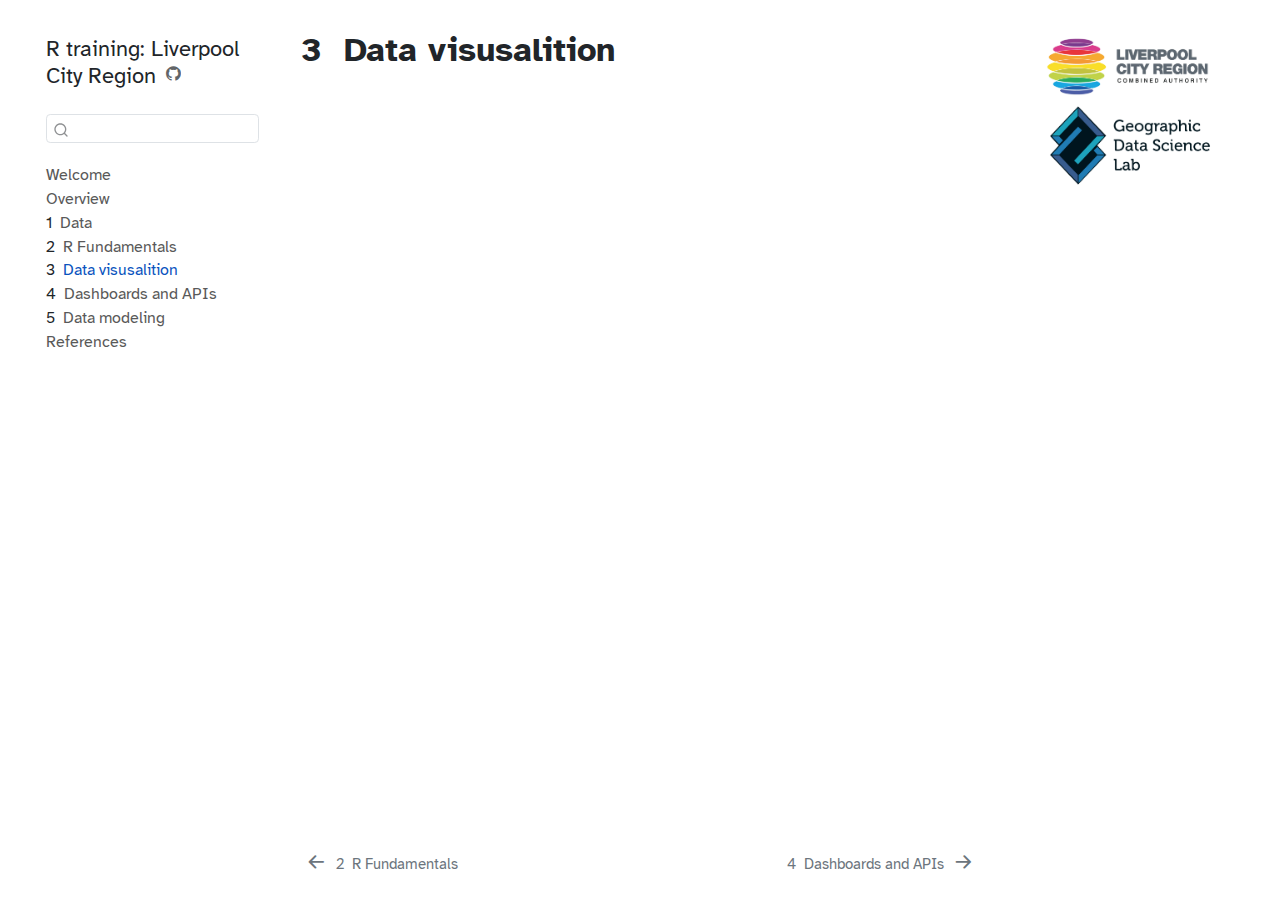
<file: docs/03_data-visualisation.html>
<!DOCTYPE html>
<html xmlns="http://www.w3.org/1999/xhtml" lang="en" xml:lang="en"><head>

<meta charset="utf-8">
<meta name="generator" content="quarto-1.4.549">

<meta name="viewport" content="width=device-width, initial-scale=1.0, user-scalable=yes">


<title>R training: Liverpool City Region - 3&nbsp; Data visusalition</title>
<style>
code{white-space: pre-wrap;}
span.smallcaps{font-variant: small-caps;}
div.columns{display: flex; gap: min(4vw, 1.5em);}
div.column{flex: auto; overflow-x: auto;}
div.hanging-indent{margin-left: 1.5em; text-indent: -1.5em;}
ul.task-list{list-style: none;}
ul.task-list li input[type="checkbox"] {
  width: 0.8em;
  margin: 0 0.8em 0.2em -1em; /* quarto-specific, see https://github.com/quarto-dev/quarto-cli/issues/4556 */ 
  vertical-align: middle;
}
</style>


<script src="site_libs/quarto-nav/quarto-nav.js"></script>
<script src="site_libs/quarto-nav/headroom.min.js"></script>
<script src="site_libs/clipboard/clipboard.min.js"></script>
<script src="site_libs/quarto-search/autocomplete.umd.js"></script>
<script src="site_libs/quarto-search/fuse.min.js"></script>
<script src="site_libs/quarto-search/quarto-search.js"></script>
<meta name="quarto:offset" content="./">
<link href="./04_dashboards-api.html" rel="next">
<link href="./02_fundamentals.html" rel="prev">
<script src="site_libs/quarto-html/quarto.js"></script>
<script src="site_libs/quarto-html/popper.min.js"></script>
<script src="site_libs/quarto-html/tippy.umd.min.js"></script>
<script src="site_libs/quarto-html/anchor.min.js"></script>
<link href="site_libs/quarto-html/tippy.css" rel="stylesheet">
<link href="site_libs/quarto-html/quarto-syntax-highlighting.css" rel="stylesheet" id="quarto-text-highlighting-styles">
<script src="site_libs/bootstrap/bootstrap.min.js"></script>
<link href="site_libs/bootstrap/bootstrap-icons.css" rel="stylesheet">
<link href="site_libs/bootstrap/bootstrap.min.css" rel="stylesheet" id="quarto-bootstrap" data-mode="light">
<script id="quarto-search-options" type="application/json">{
  "location": "sidebar",
  "copy-button": false,
  "collapse-after": 3,
  "panel-placement": "start",
  "type": "textbox",
  "limit": 50,
  "keyboard-shortcut": [
    "f",
    "/",
    "s"
  ],
  "show-item-context": false,
  "language": {
    "search-no-results-text": "No results",
    "search-matching-documents-text": "matching documents",
    "search-copy-link-title": "Copy link to search",
    "search-hide-matches-text": "Hide additional matches",
    "search-more-match-text": "more match in this document",
    "search-more-matches-text": "more matches in this document",
    "search-clear-button-title": "Clear",
    "search-text-placeholder": "",
    "search-detached-cancel-button-title": "Cancel",
    "search-submit-button-title": "Submit",
    "search-label": "Search"
  }
}</script>


<link rel="stylesheet" href="styles.css">
</head>

<body class="nav-sidebar floating">

<div id="quarto-search-results"></div>
  <header id="quarto-header" class="headroom fixed-top">
  <nav class="quarto-secondary-nav">
    <div class="container-fluid d-flex">
      <button type="button" class="quarto-btn-toggle btn" data-bs-toggle="collapse" data-bs-target=".quarto-sidebar-collapse-item" aria-controls="quarto-sidebar" aria-expanded="false" aria-label="Toggle sidebar navigation" onclick="if (window.quartoToggleHeadroom) { window.quartoToggleHeadroom(); }">
        <i class="bi bi-layout-text-sidebar-reverse"></i>
      </button>
        <nav class="quarto-page-breadcrumbs" aria-label="breadcrumb"><ol class="breadcrumb"><li class="breadcrumb-item"><a href="./03_data-visualisation.html"><span class="chapter-number">3</span>&nbsp; <span class="chapter-title">Data visusalition</span></a></li></ol></nav>
        <a class="flex-grow-1" role="button" data-bs-toggle="collapse" data-bs-target=".quarto-sidebar-collapse-item" aria-controls="quarto-sidebar" aria-expanded="false" aria-label="Toggle sidebar navigation" onclick="if (window.quartoToggleHeadroom) { window.quartoToggleHeadroom(); }">      
        </a>
      <button type="button" class="btn quarto-search-button" aria-label="" onclick="window.quartoOpenSearch();">
        <i class="bi bi-search"></i>
      </button>
    </div>
  </nav>
</header>
<!-- content -->
<div id="quarto-content" class="quarto-container page-columns page-rows-contents page-layout-article">
<!-- sidebar -->
  <nav id="quarto-sidebar" class="sidebar collapse collapse-horizontal quarto-sidebar-collapse-item sidebar-navigation floating overflow-auto">
    <div class="pt-lg-2 mt-2 text-left sidebar-header">
    <div class="sidebar-title mb-0 py-0">
      <a href="./">R training: Liverpool City Region</a> 
        <div class="sidebar-tools-main">
    <a href="https://github.com/fcorowe/lcr-training" title="Source Code" class="quarto-navigation-tool px-1" aria-label="Source Code"><i class="bi bi-github"></i></a>
</div>
    </div>
      </div>
        <div class="mt-2 flex-shrink-0 align-items-center">
        <div class="sidebar-search">
        <div id="quarto-search" class="" title="Search"></div>
        </div>
        </div>
    <div class="sidebar-menu-container"> 
    <ul class="list-unstyled mt-1">
        <li class="sidebar-item">
  <div class="sidebar-item-container"> 
  <a href="./index.html" class="sidebar-item-text sidebar-link">
 <span class="menu-text">Welcome</span></a>
  </div>
</li>
        <li class="sidebar-item">
  <div class="sidebar-item-container"> 
  <a href="./00_overview.html" class="sidebar-item-text sidebar-link">
 <span class="menu-text">Overview</span></a>
  </div>
</li>
        <li class="sidebar-item">
  <div class="sidebar-item-container"> 
  <a href="./01_data-description.html" class="sidebar-item-text sidebar-link">
 <span class="menu-text"><span class="chapter-number">1</span>&nbsp; <span class="chapter-title">Data</span></span></a>
  </div>
</li>
        <li class="sidebar-item">
  <div class="sidebar-item-container"> 
  <a href="./02_fundamentals.html" class="sidebar-item-text sidebar-link">
 <span class="menu-text"><span class="chapter-number">2</span>&nbsp; <span class="chapter-title">R Fundamentals</span></span></a>
  </div>
</li>
        <li class="sidebar-item">
  <div class="sidebar-item-container"> 
  <a href="./03_data-visualisation.html" class="sidebar-item-text sidebar-link active">
 <span class="menu-text"><span class="chapter-number">3</span>&nbsp; <span class="chapter-title">Data visusalition</span></span></a>
  </div>
</li>
        <li class="sidebar-item">
  <div class="sidebar-item-container"> 
  <a href="./04_dashboards-api.html" class="sidebar-item-text sidebar-link">
 <span class="menu-text"><span class="chapter-number">4</span>&nbsp; <span class="chapter-title">Dashboards and APIs</span></span></a>
  </div>
</li>
        <li class="sidebar-item">
  <div class="sidebar-item-container"> 
  <a href="./05_data-modeling.html" class="sidebar-item-text sidebar-link">
 <span class="menu-text"><span class="chapter-number">5</span>&nbsp; <span class="chapter-title">Data modeling</span></span></a>
  </div>
</li>
        <li class="sidebar-item">
  <div class="sidebar-item-container"> 
  <a href="./references.html" class="sidebar-item-text sidebar-link">
 <span class="menu-text">References</span></a>
  </div>
</li>
    </ul>
    </div>
</nav>
<div id="quarto-sidebar-glass" class="quarto-sidebar-collapse-item" data-bs-toggle="collapse" data-bs-target=".quarto-sidebar-collapse-item"></div>
<!-- margin-sidebar -->
    <div id="quarto-margin-sidebar" class="sidebar margin-sidebar"><div class="quarto-margin-header"><div class="margin-header-item">
<p><img src="./cover.png" class="img-fluid"></p>
</div></div>
        
    </div>
<!-- main -->
<main class="content" id="quarto-document-content">

<header id="title-block-header" class="quarto-title-block default">
<div class="quarto-title">
<h1 class="title"><span class="chapter-number">3</span>&nbsp; <span class="chapter-title">Data visusalition</span></h1>
</div>



<div class="quarto-title-meta">

    
  
    
  </div>
  


</header>





</main> <!-- /main -->
<script id="quarto-html-after-body" type="application/javascript">
window.document.addEventListener("DOMContentLoaded", function (event) {
  const toggleBodyColorMode = (bsSheetEl) => {
    const mode = bsSheetEl.getAttribute("data-mode");
    const bodyEl = window.document.querySelector("body");
    if (mode === "dark") {
      bodyEl.classList.add("quarto-dark");
      bodyEl.classList.remove("quarto-light");
    } else {
      bodyEl.classList.add("quarto-light");
      bodyEl.classList.remove("quarto-dark");
    }
  }
  const toggleBodyColorPrimary = () => {
    const bsSheetEl = window.document.querySelector("link#quarto-bootstrap");
    if (bsSheetEl) {
      toggleBodyColorMode(bsSheetEl);
    }
  }
  toggleBodyColorPrimary();  
  const icon = "";
  const anchorJS = new window.AnchorJS();
  anchorJS.options = {
    placement: 'right',
    icon: icon
  };
  anchorJS.add('.anchored');
  const isCodeAnnotation = (el) => {
    for (const clz of el.classList) {
      if (clz.startsWith('code-annotation-')) {                     
        return true;
      }
    }
    return false;
  }
  const clipboard = new window.ClipboardJS('.code-copy-button', {
    text: function(trigger) {
      const codeEl = trigger.previousElementSibling.cloneNode(true);
      for (const childEl of codeEl.children) {
        if (isCodeAnnotation(childEl)) {
          childEl.remove();
        }
      }
      return codeEl.innerText;
    }
  });
  clipboard.on('success', function(e) {
    // button target
    const button = e.trigger;
    // don't keep focus
    button.blur();
    // flash "checked"
    button.classList.add('code-copy-button-checked');
    var currentTitle = button.getAttribute("title");
    button.setAttribute("title", "Copied!");
    let tooltip;
    if (window.bootstrap) {
      button.setAttribute("data-bs-toggle", "tooltip");
      button.setAttribute("data-bs-placement", "left");
      button.setAttribute("data-bs-title", "Copied!");
      tooltip = new bootstrap.Tooltip(button, 
        { trigger: "manual", 
          customClass: "code-copy-button-tooltip",
          offset: [0, -8]});
      tooltip.show();    
    }
    setTimeout(function() {
      if (tooltip) {
        tooltip.hide();
        button.removeAttribute("data-bs-title");
        button.removeAttribute("data-bs-toggle");
        button.removeAttribute("data-bs-placement");
      }
      button.setAttribute("title", currentTitle);
      button.classList.remove('code-copy-button-checked');
    }, 1000);
    // clear code selection
    e.clearSelection();
  });
  function tippyHover(el, contentFn, onTriggerFn, onUntriggerFn) {
    const config = {
      allowHTML: true,
      maxWidth: 500,
      delay: 100,
      arrow: false,
      appendTo: function(el) {
          return el.parentElement;
      },
      interactive: true,
      interactiveBorder: 10,
      theme: 'quarto',
      placement: 'bottom-start',
    };
    if (contentFn) {
      config.content = contentFn;
    }
    if (onTriggerFn) {
      config.onTrigger = onTriggerFn;
    }
    if (onUntriggerFn) {
      config.onUntrigger = onUntriggerFn;
    }
    window.tippy(el, config); 
  }
  const noterefs = window.document.querySelectorAll('a[role="doc-noteref"]');
  for (var i=0; i<noterefs.length; i++) {
    const ref = noterefs[i];
    tippyHover(ref, function() {
      // use id or data attribute instead here
      let href = ref.getAttribute('data-footnote-href') || ref.getAttribute('href');
      try { href = new URL(href).hash; } catch {}
      const id = href.replace(/^#\/?/, "");
      const note = window.document.getElementById(id);
      return note.innerHTML;
    });
  }
  const xrefs = window.document.querySelectorAll('a.quarto-xref');
  const processXRef = (id, note) => {
    // Strip column container classes
    const stripColumnClz = (el) => {
      el.classList.remove("page-full", "page-columns");
      if (el.children) {
        for (const child of el.children) {
          stripColumnClz(child);
        }
      }
    }
    stripColumnClz(note)
    if (id === null || id.startsWith('sec-')) {
      // Special case sections, only their first couple elements
      const container = document.createElement("div");
      if (note.children && note.children.length > 2) {
        container.appendChild(note.children[0].cloneNode(true));
        for (let i = 1; i < note.children.length; i++) {
          const child = note.children[i];
          if (child.tagName === "P" && child.innerText === "") {
            continue;
          } else {
            container.appendChild(child.cloneNode(true));
            break;
          }
        }
        if (window.Quarto?.typesetMath) {
          window.Quarto.typesetMath(container);
        }
        return container.innerHTML
      } else {
        if (window.Quarto?.typesetMath) {
          window.Quarto.typesetMath(note);
        }
        return note.innerHTML;
      }
    } else {
      // Remove any anchor links if they are present
      const anchorLink = note.querySelector('a.anchorjs-link');
      if (anchorLink) {
        anchorLink.remove();
      }
      if (window.Quarto?.typesetMath) {
        window.Quarto.typesetMath(note);
      }
      // TODO in 1.5, we should make sure this works without a callout special case
      if (note.classList.contains("callout")) {
        return note.outerHTML;
      } else {
        return note.innerHTML;
      }
    }
  }
  for (var i=0; i<xrefs.length; i++) {
    const xref = xrefs[i];
    tippyHover(xref, undefined, function(instance) {
      instance.disable();
      let url = xref.getAttribute('href');
      let hash = undefined; 
      if (url.startsWith('#')) {
        hash = url;
      } else {
        try { hash = new URL(url).hash; } catch {}
      }
      if (hash) {
        const id = hash.replace(/^#\/?/, "");
        const note = window.document.getElementById(id);
        if (note !== null) {
          try {
            const html = processXRef(id, note.cloneNode(true));
            instance.setContent(html);
          } finally {
            instance.enable();
            instance.show();
          }
        } else {
          // See if we can fetch this
          fetch(url.split('#')[0])
          .then(res => res.text())
          .then(html => {
            const parser = new DOMParser();
            const htmlDoc = parser.parseFromString(html, "text/html");
            const note = htmlDoc.getElementById(id);
            if (note !== null) {
              const html = processXRef(id, note);
              instance.setContent(html);
            } 
          }).finally(() => {
            instance.enable();
            instance.show();
          });
        }
      } else {
        // See if we can fetch a full url (with no hash to target)
        // This is a special case and we should probably do some content thinning / targeting
        fetch(url)
        .then(res => res.text())
        .then(html => {
          const parser = new DOMParser();
          const htmlDoc = parser.parseFromString(html, "text/html");
          const note = htmlDoc.querySelector('main.content');
          if (note !== null) {
            // This should only happen for chapter cross references
            // (since there is no id in the URL)
            // remove the first header
            if (note.children.length > 0 && note.children[0].tagName === "HEADER") {
              note.children[0].remove();
            }
            const html = processXRef(null, note);
            instance.setContent(html);
          } 
        }).finally(() => {
          instance.enable();
          instance.show();
        });
      }
    }, function(instance) {
    });
  }
      let selectedAnnoteEl;
      const selectorForAnnotation = ( cell, annotation) => {
        let cellAttr = 'data-code-cell="' + cell + '"';
        let lineAttr = 'data-code-annotation="' +  annotation + '"';
        const selector = 'span[' + cellAttr + '][' + lineAttr + ']';
        return selector;
      }
      const selectCodeLines = (annoteEl) => {
        const doc = window.document;
        const targetCell = annoteEl.getAttribute("data-target-cell");
        const targetAnnotation = annoteEl.getAttribute("data-target-annotation");
        const annoteSpan = window.document.querySelector(selectorForAnnotation(targetCell, targetAnnotation));
        const lines = annoteSpan.getAttribute("data-code-lines").split(",");
        const lineIds = lines.map((line) => {
          return targetCell + "-" + line;
        })
        let top = null;
        let height = null;
        let parent = null;
        if (lineIds.length > 0) {
            //compute the position of the single el (top and bottom and make a div)
            const el = window.document.getElementById(lineIds[0]);
            top = el.offsetTop;
            height = el.offsetHeight;
            parent = el.parentElement.parentElement;
          if (lineIds.length > 1) {
            const lastEl = window.document.getElementById(lineIds[lineIds.length - 1]);
            const bottom = lastEl.offsetTop + lastEl.offsetHeight;
            height = bottom - top;
          }
          if (top !== null && height !== null && parent !== null) {
            // cook up a div (if necessary) and position it 
            let div = window.document.getElementById("code-annotation-line-highlight");
            if (div === null) {
              div = window.document.createElement("div");
              div.setAttribute("id", "code-annotation-line-highlight");
              div.style.position = 'absolute';
              parent.appendChild(div);
            }
            div.style.top = top - 2 + "px";
            div.style.height = height + 4 + "px";
            div.style.left = 0;
            let gutterDiv = window.document.getElementById("code-annotation-line-highlight-gutter");
            if (gutterDiv === null) {
              gutterDiv = window.document.createElement("div");
              gutterDiv.setAttribute("id", "code-annotation-line-highlight-gutter");
              gutterDiv.style.position = 'absolute';
              const codeCell = window.document.getElementById(targetCell);
              const gutter = codeCell.querySelector('.code-annotation-gutter');
              gutter.appendChild(gutterDiv);
            }
            gutterDiv.style.top = top - 2 + "px";
            gutterDiv.style.height = height + 4 + "px";
          }
          selectedAnnoteEl = annoteEl;
        }
      };
      const unselectCodeLines = () => {
        const elementsIds = ["code-annotation-line-highlight", "code-annotation-line-highlight-gutter"];
        elementsIds.forEach((elId) => {
          const div = window.document.getElementById(elId);
          if (div) {
            div.remove();
          }
        });
        selectedAnnoteEl = undefined;
      };
        // Handle positioning of the toggle
    window.addEventListener(
      "resize",
      throttle(() => {
        elRect = undefined;
        if (selectedAnnoteEl) {
          selectCodeLines(selectedAnnoteEl);
        }
      }, 10)
    );
    function throttle(fn, ms) {
    let throttle = false;
    let timer;
      return (...args) => {
        if(!throttle) { // first call gets through
            fn.apply(this, args);
            throttle = true;
        } else { // all the others get throttled
            if(timer) clearTimeout(timer); // cancel #2
            timer = setTimeout(() => {
              fn.apply(this, args);
              timer = throttle = false;
            }, ms);
        }
      };
    }
      // Attach click handler to the DT
      const annoteDls = window.document.querySelectorAll('dt[data-target-cell]');
      for (const annoteDlNode of annoteDls) {
        annoteDlNode.addEventListener('click', (event) => {
          const clickedEl = event.target;
          if (clickedEl !== selectedAnnoteEl) {
            unselectCodeLines();
            const activeEl = window.document.querySelector('dt[data-target-cell].code-annotation-active');
            if (activeEl) {
              activeEl.classList.remove('code-annotation-active');
            }
            selectCodeLines(clickedEl);
            clickedEl.classList.add('code-annotation-active');
          } else {
            // Unselect the line
            unselectCodeLines();
            clickedEl.classList.remove('code-annotation-active');
          }
        });
      }
  const findCites = (el) => {
    const parentEl = el.parentElement;
    if (parentEl) {
      const cites = parentEl.dataset.cites;
      if (cites) {
        return {
          el,
          cites: cites.split(' ')
        };
      } else {
        return findCites(el.parentElement)
      }
    } else {
      return undefined;
    }
  };
  var bibliorefs = window.document.querySelectorAll('a[role="doc-biblioref"]');
  for (var i=0; i<bibliorefs.length; i++) {
    const ref = bibliorefs[i];
    const citeInfo = findCites(ref);
    if (citeInfo) {
      tippyHover(citeInfo.el, function() {
        var popup = window.document.createElement('div');
        citeInfo.cites.forEach(function(cite) {
          var citeDiv = window.document.createElement('div');
          citeDiv.classList.add('hanging-indent');
          citeDiv.classList.add('csl-entry');
          var biblioDiv = window.document.getElementById('ref-' + cite);
          if (biblioDiv) {
            citeDiv.innerHTML = biblioDiv.innerHTML;
          }
          popup.appendChild(citeDiv);
        });
        return popup.innerHTML;
      });
    }
  }
});
</script>
<nav class="page-navigation">
  <div class="nav-page nav-page-previous">
      <a href="./02_fundamentals.html" class="pagination-link  aria-label=" &lt;span="" fundamentals&lt;="" span&gt;"="">
        <i class="bi bi-arrow-left-short"></i> <span class="nav-page-text"><span class="chapter-number">2</span>&nbsp; <span class="chapter-title">R Fundamentals</span></span>
      </a>          
  </div>
  <div class="nav-page nav-page-next">
      <a href="./04_dashboards-api.html" class="pagination-link" aria-label="<span class='chapter-number'>4</span>&nbsp; <span class='chapter-title'>Dashboards and APIs</span>">
        <span class="nav-page-text"><span class="chapter-number">4</span>&nbsp; <span class="chapter-title">Dashboards and APIs</span></span> <i class="bi bi-arrow-right-short"></i>
      </a>
  </div>
</nav>
</div> <!-- /content -->




</body></html>
</file>
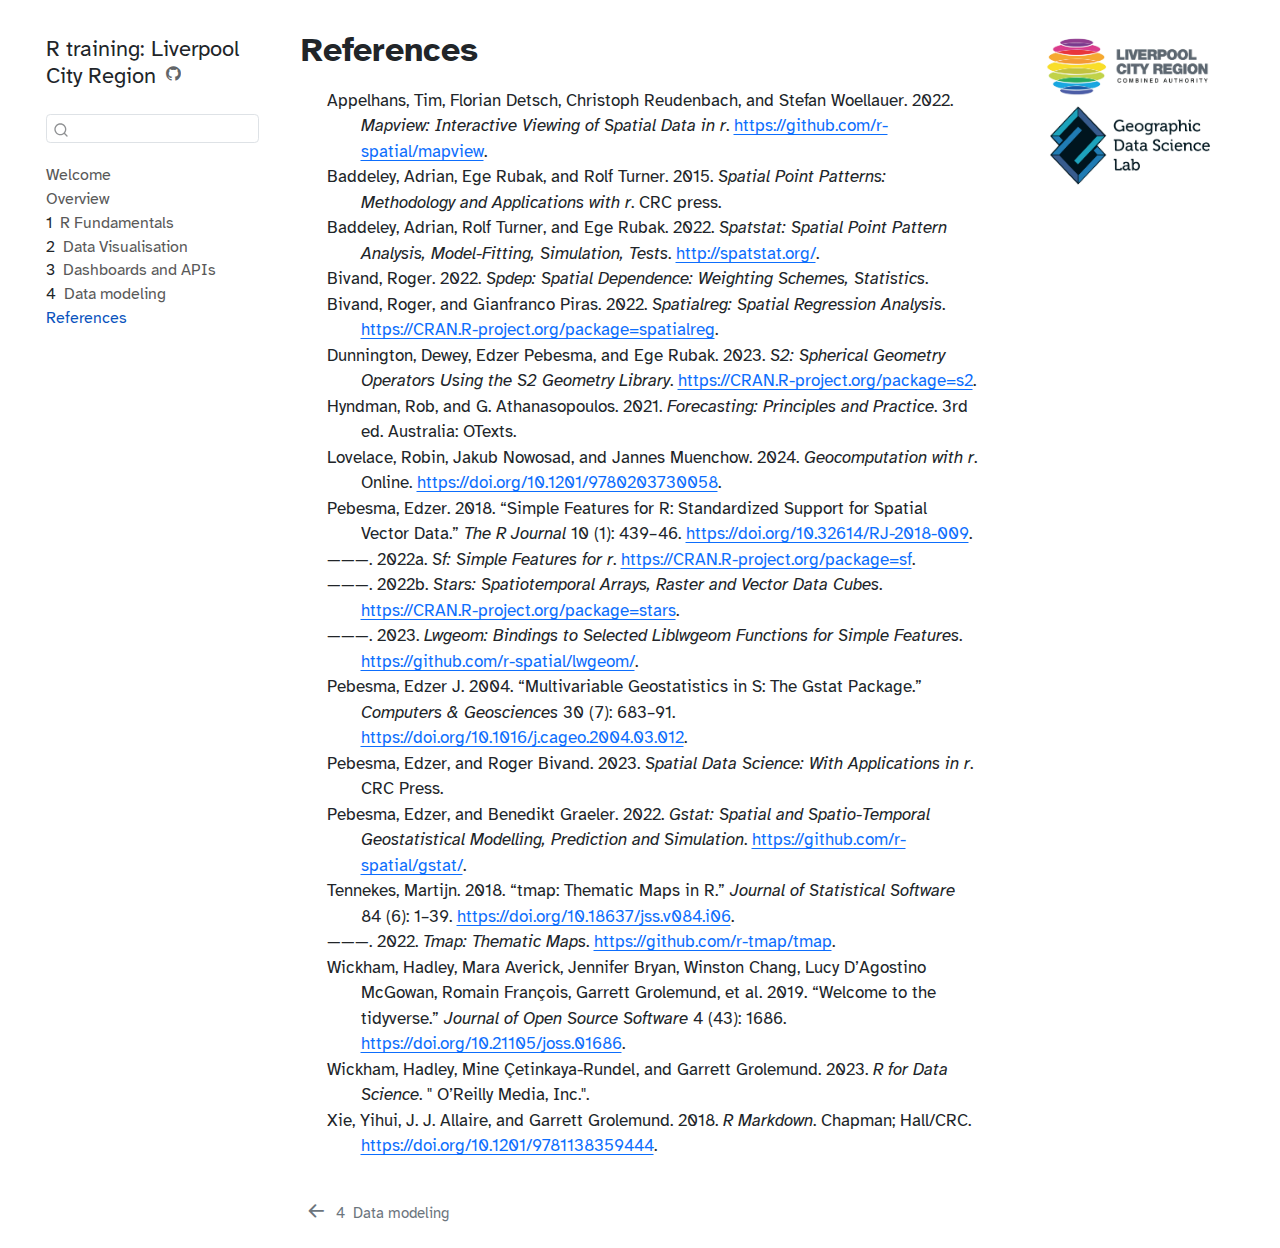
<file: docs/references.html>
<!DOCTYPE html>
<html xmlns="http://www.w3.org/1999/xhtml" lang="en" xml:lang="en"><head>

<meta charset="utf-8">
<meta name="generator" content="quarto-1.4.549">

<meta name="viewport" content="width=device-width, initial-scale=1.0, user-scalable=yes">


<title>R training: Liverpool City Region - References</title>
<style>
code{white-space: pre-wrap;}
span.smallcaps{font-variant: small-caps;}
div.columns{display: flex; gap: min(4vw, 1.5em);}
div.column{flex: auto; overflow-x: auto;}
div.hanging-indent{margin-left: 1.5em; text-indent: -1.5em;}
ul.task-list{list-style: none;}
ul.task-list li input[type="checkbox"] {
  width: 0.8em;
  margin: 0 0.8em 0.2em -1em; /* quarto-specific, see https://github.com/quarto-dev/quarto-cli/issues/4556 */ 
  vertical-align: middle;
}
/* CSS for citations */
div.csl-bib-body { }
div.csl-entry {
  clear: both;
}
.hanging-indent div.csl-entry {
  margin-left:2em;
  text-indent:-2em;
}
div.csl-left-margin {
  min-width:2em;
  float:left;
}
div.csl-right-inline {
  margin-left:2em;
  padding-left:1em;
}
div.csl-indent {
  margin-left: 2em;
}</style>


<script src="site_libs/quarto-nav/quarto-nav.js"></script>
<script src="site_libs/quarto-nav/headroom.min.js"></script>
<script src="site_libs/clipboard/clipboard.min.js"></script>
<script src="site_libs/quarto-search/autocomplete.umd.js"></script>
<script src="site_libs/quarto-search/fuse.min.js"></script>
<script src="site_libs/quarto-search/quarto-search.js"></script>
<meta name="quarto:offset" content="./">
<link href="./04_data-modeling.html" rel="prev">
<script src="site_libs/quarto-html/quarto.js"></script>
<script src="site_libs/quarto-html/popper.min.js"></script>
<script src="site_libs/quarto-html/tippy.umd.min.js"></script>
<script src="site_libs/quarto-html/anchor.min.js"></script>
<link href="site_libs/quarto-html/tippy.css" rel="stylesheet">
<link href="site_libs/quarto-html/quarto-syntax-highlighting.css" rel="stylesheet" id="quarto-text-highlighting-styles">
<script src="site_libs/bootstrap/bootstrap.min.js"></script>
<link href="site_libs/bootstrap/bootstrap-icons.css" rel="stylesheet">
<link href="site_libs/bootstrap/bootstrap.min.css" rel="stylesheet" id="quarto-bootstrap" data-mode="light">
<script id="quarto-search-options" type="application/json">{
  "location": "sidebar",
  "copy-button": false,
  "collapse-after": 3,
  "panel-placement": "start",
  "type": "textbox",
  "limit": 50,
  "keyboard-shortcut": [
    "f",
    "/",
    "s"
  ],
  "show-item-context": false,
  "language": {
    "search-no-results-text": "No results",
    "search-matching-documents-text": "matching documents",
    "search-copy-link-title": "Copy link to search",
    "search-hide-matches-text": "Hide additional matches",
    "search-more-match-text": "more match in this document",
    "search-more-matches-text": "more matches in this document",
    "search-clear-button-title": "Clear",
    "search-text-placeholder": "",
    "search-detached-cancel-button-title": "Cancel",
    "search-submit-button-title": "Submit",
    "search-label": "Search"
  }
}</script>


<link rel="stylesheet" href="styles.css">
</head>

<body class="nav-sidebar floating">

<div id="quarto-search-results"></div>
  <header id="quarto-header" class="headroom fixed-top">
  <nav class="quarto-secondary-nav">
    <div class="container-fluid d-flex">
      <button type="button" class="quarto-btn-toggle btn" data-bs-toggle="collapse" data-bs-target=".quarto-sidebar-collapse-item" aria-controls="quarto-sidebar" aria-expanded="false" aria-label="Toggle sidebar navigation" onclick="if (window.quartoToggleHeadroom) { window.quartoToggleHeadroom(); }">
        <i class="bi bi-layout-text-sidebar-reverse"></i>
      </button>
        <nav class="quarto-page-breadcrumbs" aria-label="breadcrumb"><ol class="breadcrumb"><li class="breadcrumb-item"><a href="./references.html">References</a></li></ol></nav>
        <a class="flex-grow-1" role="button" data-bs-toggle="collapse" data-bs-target=".quarto-sidebar-collapse-item" aria-controls="quarto-sidebar" aria-expanded="false" aria-label="Toggle sidebar navigation" onclick="if (window.quartoToggleHeadroom) { window.quartoToggleHeadroom(); }">      
        </a>
      <button type="button" class="btn quarto-search-button" aria-label="" onclick="window.quartoOpenSearch();">
        <i class="bi bi-search"></i>
      </button>
    </div>
  </nav>
</header>
<!-- content -->
<div id="quarto-content" class="quarto-container page-columns page-rows-contents page-layout-article">
<!-- sidebar -->
  <nav id="quarto-sidebar" class="sidebar collapse collapse-horizontal quarto-sidebar-collapse-item sidebar-navigation floating overflow-auto">
    <div class="pt-lg-2 mt-2 text-left sidebar-header">
    <div class="sidebar-title mb-0 py-0">
      <a href="./">R training: Liverpool City Region</a> 
        <div class="sidebar-tools-main">
    <a href="https://github.com/fcorowe/lcr-training" title="Source Code" class="quarto-navigation-tool px-1" aria-label="Source Code"><i class="bi bi-github"></i></a>
</div>
    </div>
      </div>
        <div class="mt-2 flex-shrink-0 align-items-center">
        <div class="sidebar-search">
        <div id="quarto-search" class="" title="Search"></div>
        </div>
        </div>
    <div class="sidebar-menu-container"> 
    <ul class="list-unstyled mt-1">
        <li class="sidebar-item">
  <div class="sidebar-item-container"> 
  <a href="./index.html" class="sidebar-item-text sidebar-link">
 <span class="menu-text">Welcome</span></a>
  </div>
</li>
        <li class="sidebar-item">
  <div class="sidebar-item-container"> 
  <a href="./00_overview.html" class="sidebar-item-text sidebar-link">
 <span class="menu-text">Overview</span></a>
  </div>
</li>
        <li class="sidebar-item">
  <div class="sidebar-item-container"> 
  <a href="./01_fundamentals.html" class="sidebar-item-text sidebar-link">
 <span class="menu-text"><span class="chapter-number">1</span>&nbsp; <span class="chapter-title">R Fundamentals</span></span></a>
  </div>
</li>
        <li class="sidebar-item">
  <div class="sidebar-item-container"> 
  <a href="./02_data-visualisation.html" class="sidebar-item-text sidebar-link">
 <span class="menu-text"><span class="chapter-number">2</span>&nbsp; <span class="chapter-title">Data Visualisation</span></span></a>
  </div>
</li>
        <li class="sidebar-item">
  <div class="sidebar-item-container"> 
  <a href="./03_dashboards-api.html" class="sidebar-item-text sidebar-link">
 <span class="menu-text"><span class="chapter-number">3</span>&nbsp; <span class="chapter-title">Dashboards and APIs</span></span></a>
  </div>
</li>
        <li class="sidebar-item">
  <div class="sidebar-item-container"> 
  <a href="./04_data-modeling.html" class="sidebar-item-text sidebar-link">
 <span class="menu-text"><span class="chapter-number">4</span>&nbsp; <span class="chapter-title">Data modeling</span></span></a>
  </div>
</li>
        <li class="sidebar-item">
  <div class="sidebar-item-container"> 
  <a href="./references.html" class="sidebar-item-text sidebar-link active">
 <span class="menu-text">References</span></a>
  </div>
</li>
    </ul>
    </div>
</nav>
<div id="quarto-sidebar-glass" class="quarto-sidebar-collapse-item" data-bs-toggle="collapse" data-bs-target=".quarto-sidebar-collapse-item"></div>
<!-- margin-sidebar -->
    <div id="quarto-margin-sidebar" class="sidebar margin-sidebar"><div class="quarto-margin-header"><div class="margin-header-item">
<p><img src="./cover.png" class="img-fluid"></p>
</div></div>
        
    </div>
<!-- main -->
<main class="content" id="quarto-document-content">

<header id="title-block-header" class="quarto-title-block default">
<div class="quarto-title">
<h1 class="title">References</h1>
</div>



<div class="quarto-title-meta">

    
  
    
  </div>
  


</header>


<div id="refs" class="references csl-bib-body hanging-indent" data-entry-spacing="0" role="list">
<div id="ref-R-mapview" class="csl-entry" role="listitem">
Appelhans, Tim, Florian Detsch, Christoph Reudenbach, and Stefan
Woellauer. 2022. <em>Mapview: Interactive Viewing of Spatial Data in
r</em>. <a href="https://github.com/r-spatial/mapview">https://github.com/r-spatial/mapview</a>.
</div>
<div id="ref-baddeley2015spatial" class="csl-entry" role="listitem">
Baddeley, Adrian, Ege Rubak, and Rolf Turner. 2015. <em>Spatial Point
Patterns: Methodology and Applications with r</em>. CRC press.
</div>
<div id="ref-R-spatstat" class="csl-entry" role="listitem">
Baddeley, Adrian, Rolf Turner, and Ege Rubak. 2022. <em>Spatstat:
Spatial Point Pattern Analysis, Model-Fitting, Simulation, Tests</em>.
<a href="http://spatstat.org/">http://spatstat.org/</a>.
</div>
<div id="ref-R-spdep" class="csl-entry" role="listitem">
Bivand, Roger. 2022. <em>Spdep: Spatial Dependence: Weighting Schemes,
Statistics</em>.
</div>
<div id="ref-R-spatialreg" class="csl-entry" role="listitem">
Bivand, Roger, and Gianfranco Piras. 2022. <em>Spatialreg: Spatial
Regression Analysis</em>. <a href="https://CRAN.R-project.org/package=spatialreg">https://CRAN.R-project.org/package=spatialreg</a>.
</div>
<div id="ref-R-s2" class="csl-entry" role="listitem">
Dunnington, Dewey, Edzer Pebesma, and Ege Rubak. 2023. <em>S2: Spherical
Geometry Operators Using the S2 Geometry Library</em>. <a href="https://CRAN.R-project.org/package=s2">https://CRAN.R-project.org/package=s2</a>.
</div>
<div id="ref-HyndmannAthanasopoulos2021" class="csl-entry" role="listitem">
Hyndman, Rob, and G. Athanasopoulos. 2021. <em>Forecasting: Principles
and Practice</em>. 3rd ed. Australia: OTexts.
</div>
<div id="ref-lovelace2024" class="csl-entry" role="listitem">
Lovelace, Robin, Jakub Nowosad, and Jannes Muenchow. 2024.
<em>Geocomputation with r</em>. Online. <a href="https://doi.org/10.1201/9780203730058">https://doi.org/10.1201/9780203730058</a>.
</div>
<div id="ref-sf2018" class="csl-entry" role="listitem">
Pebesma, Edzer. 2018. <span>“<span class="nocase">Simple Features for R:
Standardized Support for Spatial Vector Data</span>.”</span>
<em><span>The R Journal</span></em> 10 (1): 439–46. <a href="https://doi.org/10.32614/RJ-2018-009">https://doi.org/10.32614/RJ-2018-009</a>.
</div>
<div id="ref-R-sf" class="csl-entry" role="listitem">
———. 2022a. <em>Sf: Simple Features for r</em>. <a href="https://CRAN.R-project.org/package=sf">https://CRAN.R-project.org/package=sf</a>.
</div>
<div id="ref-R-stars" class="csl-entry" role="listitem">
———. 2022b. <em>Stars: Spatiotemporal Arrays, Raster and Vector Data
Cubes</em>. <a href="https://CRAN.R-project.org/package=stars">https://CRAN.R-project.org/package=stars</a>.
</div>
<div id="ref-R-lwgeom" class="csl-entry" role="listitem">
———. 2023. <em>Lwgeom: Bindings to Selected Liblwgeom Functions for
Simple Features</em>. <a href="https://github.com/r-spatial/lwgeom/">https://github.com/r-spatial/lwgeom/</a>.
</div>
<div id="ref-pebesma2004" class="csl-entry" role="listitem">
Pebesma, Edzer J. 2004. <span>“Multivariable Geostatistics in S: The
Gstat Package.”</span> <em>Computers &amp; Geosciences</em> 30 (7):
683–91. <a href="https://doi.org/10.1016/j.cageo.2004.03.012">https://doi.org/10.1016/j.cageo.2004.03.012</a>.
</div>
<div id="ref-pebesma2023spatial" class="csl-entry" role="listitem">
Pebesma, Edzer, and Roger Bivand. 2023. <em>Spatial Data Science: With
Applications in r</em>. CRC Press.
</div>
<div id="ref-R-gstat" class="csl-entry" role="listitem">
Pebesma, Edzer, and Benedikt Graeler. 2022. <em>Gstat: Spatial and
Spatio-Temporal Geostatistical Modelling, Prediction and
Simulation</em>. <a href="https://github.com/r-spatial/gstat/">https://github.com/r-spatial/gstat/</a>.
</div>
<div id="ref-tmap2018" class="csl-entry" role="listitem">
Tennekes, Martijn. 2018. <span>“<span class="nocase">tmap</span>:
Thematic Maps in <span>R</span>.”</span> <em>Journal of Statistical
Software</em> 84 (6): 1–39. <a href="https://doi.org/10.18637/jss.v084.i06">https://doi.org/10.18637/jss.v084.i06</a>.
</div>
<div id="ref-R-tmap" class="csl-entry" role="listitem">
———. 2022. <em>Tmap: Thematic Maps</em>. <a href="https://github.com/r-tmap/tmap">https://github.com/r-tmap/tmap</a>.
</div>
<div id="ref-tidyverse2019" class="csl-entry" role="listitem">
Wickham, Hadley, Mara Averick, Jennifer Bryan, Winston Chang, Lucy
D’Agostino McGowan, Romain François, Garrett Grolemund, et al. 2019.
<span>“Welcome to the <span class="nocase">tidyverse</span>.”</span>
<em>Journal of Open Source Software</em> 4 (43): 1686. <a href="https://doi.org/10.21105/joss.01686">https://doi.org/10.21105/joss.01686</a>.
</div>
<div id="ref-wickham2023r" class="csl-entry" role="listitem">
Wickham, Hadley, Mine Çetinkaya-Rundel, and Garrett Grolemund. 2023.
<em>R for Data Science</em>. " O’Reilly Media, Inc.".
</div>
<div id="ref-xie2018" class="csl-entry" role="listitem">
Xie, Yihui, J. J. Allaire, and Garrett Grolemund. 2018. <em>R
Markdown</em>. Chapman; Hall/CRC. <a href="https://doi.org/10.1201/9781138359444">https://doi.org/10.1201/9781138359444</a>.
</div>
</div>



</main> <!-- /main -->
<script id="quarto-html-after-body" type="application/javascript">
window.document.addEventListener("DOMContentLoaded", function (event) {
  const toggleBodyColorMode = (bsSheetEl) => {
    const mode = bsSheetEl.getAttribute("data-mode");
    const bodyEl = window.document.querySelector("body");
    if (mode === "dark") {
      bodyEl.classList.add("quarto-dark");
      bodyEl.classList.remove("quarto-light");
    } else {
      bodyEl.classList.add("quarto-light");
      bodyEl.classList.remove("quarto-dark");
    }
  }
  const toggleBodyColorPrimary = () => {
    const bsSheetEl = window.document.querySelector("link#quarto-bootstrap");
    if (bsSheetEl) {
      toggleBodyColorMode(bsSheetEl);
    }
  }
  toggleBodyColorPrimary();  
  const icon = "";
  const anchorJS = new window.AnchorJS();
  anchorJS.options = {
    placement: 'right',
    icon: icon
  };
  anchorJS.add('.anchored');
  const isCodeAnnotation = (el) => {
    for (const clz of el.classList) {
      if (clz.startsWith('code-annotation-')) {                     
        return true;
      }
    }
    return false;
  }
  const clipboard = new window.ClipboardJS('.code-copy-button', {
    text: function(trigger) {
      const codeEl = trigger.previousElementSibling.cloneNode(true);
      for (const childEl of codeEl.children) {
        if (isCodeAnnotation(childEl)) {
          childEl.remove();
        }
      }
      return codeEl.innerText;
    }
  });
  clipboard.on('success', function(e) {
    // button target
    const button = e.trigger;
    // don't keep focus
    button.blur();
    // flash "checked"
    button.classList.add('code-copy-button-checked');
    var currentTitle = button.getAttribute("title");
    button.setAttribute("title", "Copied!");
    let tooltip;
    if (window.bootstrap) {
      button.setAttribute("data-bs-toggle", "tooltip");
      button.setAttribute("data-bs-placement", "left");
      button.setAttribute("data-bs-title", "Copied!");
      tooltip = new bootstrap.Tooltip(button, 
        { trigger: "manual", 
          customClass: "code-copy-button-tooltip",
          offset: [0, -8]});
      tooltip.show();    
    }
    setTimeout(function() {
      if (tooltip) {
        tooltip.hide();
        button.removeAttribute("data-bs-title");
        button.removeAttribute("data-bs-toggle");
        button.removeAttribute("data-bs-placement");
      }
      button.setAttribute("title", currentTitle);
      button.classList.remove('code-copy-button-checked');
    }, 1000);
    // clear code selection
    e.clearSelection();
  });
  function tippyHover(el, contentFn, onTriggerFn, onUntriggerFn) {
    const config = {
      allowHTML: true,
      maxWidth: 500,
      delay: 100,
      arrow: false,
      appendTo: function(el) {
          return el.parentElement;
      },
      interactive: true,
      interactiveBorder: 10,
      theme: 'quarto',
      placement: 'bottom-start',
    };
    if (contentFn) {
      config.content = contentFn;
    }
    if (onTriggerFn) {
      config.onTrigger = onTriggerFn;
    }
    if (onUntriggerFn) {
      config.onUntrigger = onUntriggerFn;
    }
    window.tippy(el, config); 
  }
  const noterefs = window.document.querySelectorAll('a[role="doc-noteref"]');
  for (var i=0; i<noterefs.length; i++) {
    const ref = noterefs[i];
    tippyHover(ref, function() {
      // use id or data attribute instead here
      let href = ref.getAttribute('data-footnote-href') || ref.getAttribute('href');
      try { href = new URL(href).hash; } catch {}
      const id = href.replace(/^#\/?/, "");
      const note = window.document.getElementById(id);
      return note.innerHTML;
    });
  }
  const xrefs = window.document.querySelectorAll('a.quarto-xref');
  const processXRef = (id, note) => {
    // Strip column container classes
    const stripColumnClz = (el) => {
      el.classList.remove("page-full", "page-columns");
      if (el.children) {
        for (const child of el.children) {
          stripColumnClz(child);
        }
      }
    }
    stripColumnClz(note)
    if (id === null || id.startsWith('sec-')) {
      // Special case sections, only their first couple elements
      const container = document.createElement("div");
      if (note.children && note.children.length > 2) {
        container.appendChild(note.children[0].cloneNode(true));
        for (let i = 1; i < note.children.length; i++) {
          const child = note.children[i];
          if (child.tagName === "P" && child.innerText === "") {
            continue;
          } else {
            container.appendChild(child.cloneNode(true));
            break;
          }
        }
        if (window.Quarto?.typesetMath) {
          window.Quarto.typesetMath(container);
        }
        return container.innerHTML
      } else {
        if (window.Quarto?.typesetMath) {
          window.Quarto.typesetMath(note);
        }
        return note.innerHTML;
      }
    } else {
      // Remove any anchor links if they are present
      const anchorLink = note.querySelector('a.anchorjs-link');
      if (anchorLink) {
        anchorLink.remove();
      }
      if (window.Quarto?.typesetMath) {
        window.Quarto.typesetMath(note);
      }
      // TODO in 1.5, we should make sure this works without a callout special case
      if (note.classList.contains("callout")) {
        return note.outerHTML;
      } else {
        return note.innerHTML;
      }
    }
  }
  for (var i=0; i<xrefs.length; i++) {
    const xref = xrefs[i];
    tippyHover(xref, undefined, function(instance) {
      instance.disable();
      let url = xref.getAttribute('href');
      let hash = undefined; 
      if (url.startsWith('#')) {
        hash = url;
      } else {
        try { hash = new URL(url).hash; } catch {}
      }
      if (hash) {
        const id = hash.replace(/^#\/?/, "");
        const note = window.document.getElementById(id);
        if (note !== null) {
          try {
            const html = processXRef(id, note.cloneNode(true));
            instance.setContent(html);
          } finally {
            instance.enable();
            instance.show();
          }
        } else {
          // See if we can fetch this
          fetch(url.split('#')[0])
          .then(res => res.text())
          .then(html => {
            const parser = new DOMParser();
            const htmlDoc = parser.parseFromString(html, "text/html");
            const note = htmlDoc.getElementById(id);
            if (note !== null) {
              const html = processXRef(id, note);
              instance.setContent(html);
            } 
          }).finally(() => {
            instance.enable();
            instance.show();
          });
        }
      } else {
        // See if we can fetch a full url (with no hash to target)
        // This is a special case and we should probably do some content thinning / targeting
        fetch(url)
        .then(res => res.text())
        .then(html => {
          const parser = new DOMParser();
          const htmlDoc = parser.parseFromString(html, "text/html");
          const note = htmlDoc.querySelector('main.content');
          if (note !== null) {
            // This should only happen for chapter cross references
            // (since there is no id in the URL)
            // remove the first header
            if (note.children.length > 0 && note.children[0].tagName === "HEADER") {
              note.children[0].remove();
            }
            const html = processXRef(null, note);
            instance.setContent(html);
          } 
        }).finally(() => {
          instance.enable();
          instance.show();
        });
      }
    }, function(instance) {
    });
  }
      let selectedAnnoteEl;
      const selectorForAnnotation = ( cell, annotation) => {
        let cellAttr = 'data-code-cell="' + cell + '"';
        let lineAttr = 'data-code-annotation="' +  annotation + '"';
        const selector = 'span[' + cellAttr + '][' + lineAttr + ']';
        return selector;
      }
      const selectCodeLines = (annoteEl) => {
        const doc = window.document;
        const targetCell = annoteEl.getAttribute("data-target-cell");
        const targetAnnotation = annoteEl.getAttribute("data-target-annotation");
        const annoteSpan = window.document.querySelector(selectorForAnnotation(targetCell, targetAnnotation));
        const lines = annoteSpan.getAttribute("data-code-lines").split(",");
        const lineIds = lines.map((line) => {
          return targetCell + "-" + line;
        })
        let top = null;
        let height = null;
        let parent = null;
        if (lineIds.length > 0) {
            //compute the position of the single el (top and bottom and make a div)
            const el = window.document.getElementById(lineIds[0]);
            top = el.offsetTop;
            height = el.offsetHeight;
            parent = el.parentElement.parentElement;
          if (lineIds.length > 1) {
            const lastEl = window.document.getElementById(lineIds[lineIds.length - 1]);
            const bottom = lastEl.offsetTop + lastEl.offsetHeight;
            height = bottom - top;
          }
          if (top !== null && height !== null && parent !== null) {
            // cook up a div (if necessary) and position it 
            let div = window.document.getElementById("code-annotation-line-highlight");
            if (div === null) {
              div = window.document.createElement("div");
              div.setAttribute("id", "code-annotation-line-highlight");
              div.style.position = 'absolute';
              parent.appendChild(div);
            }
            div.style.top = top - 2 + "px";
            div.style.height = height + 4 + "px";
            div.style.left = 0;
            let gutterDiv = window.document.getElementById("code-annotation-line-highlight-gutter");
            if (gutterDiv === null) {
              gutterDiv = window.document.createElement("div");
              gutterDiv.setAttribute("id", "code-annotation-line-highlight-gutter");
              gutterDiv.style.position = 'absolute';
              const codeCell = window.document.getElementById(targetCell);
              const gutter = codeCell.querySelector('.code-annotation-gutter');
              gutter.appendChild(gutterDiv);
            }
            gutterDiv.style.top = top - 2 + "px";
            gutterDiv.style.height = height + 4 + "px";
          }
          selectedAnnoteEl = annoteEl;
        }
      };
      const unselectCodeLines = () => {
        const elementsIds = ["code-annotation-line-highlight", "code-annotation-line-highlight-gutter"];
        elementsIds.forEach((elId) => {
          const div = window.document.getElementById(elId);
          if (div) {
            div.remove();
          }
        });
        selectedAnnoteEl = undefined;
      };
        // Handle positioning of the toggle
    window.addEventListener(
      "resize",
      throttle(() => {
        elRect = undefined;
        if (selectedAnnoteEl) {
          selectCodeLines(selectedAnnoteEl);
        }
      }, 10)
    );
    function throttle(fn, ms) {
    let throttle = false;
    let timer;
      return (...args) => {
        if(!throttle) { // first call gets through
            fn.apply(this, args);
            throttle = true;
        } else { // all the others get throttled
            if(timer) clearTimeout(timer); // cancel #2
            timer = setTimeout(() => {
              fn.apply(this, args);
              timer = throttle = false;
            }, ms);
        }
      };
    }
      // Attach click handler to the DT
      const annoteDls = window.document.querySelectorAll('dt[data-target-cell]');
      for (const annoteDlNode of annoteDls) {
        annoteDlNode.addEventListener('click', (event) => {
          const clickedEl = event.target;
          if (clickedEl !== selectedAnnoteEl) {
            unselectCodeLines();
            const activeEl = window.document.querySelector('dt[data-target-cell].code-annotation-active');
            if (activeEl) {
              activeEl.classList.remove('code-annotation-active');
            }
            selectCodeLines(clickedEl);
            clickedEl.classList.add('code-annotation-active');
          } else {
            // Unselect the line
            unselectCodeLines();
            clickedEl.classList.remove('code-annotation-active');
          }
        });
      }
  const findCites = (el) => {
    const parentEl = el.parentElement;
    if (parentEl) {
      const cites = parentEl.dataset.cites;
      if (cites) {
        return {
          el,
          cites: cites.split(' ')
        };
      } else {
        return findCites(el.parentElement)
      }
    } else {
      return undefined;
    }
  };
  var bibliorefs = window.document.querySelectorAll('a[role="doc-biblioref"]');
  for (var i=0; i<bibliorefs.length; i++) {
    const ref = bibliorefs[i];
    const citeInfo = findCites(ref);
    if (citeInfo) {
      tippyHover(citeInfo.el, function() {
        var popup = window.document.createElement('div');
        citeInfo.cites.forEach(function(cite) {
          var citeDiv = window.document.createElement('div');
          citeDiv.classList.add('hanging-indent');
          citeDiv.classList.add('csl-entry');
          var biblioDiv = window.document.getElementById('ref-' + cite);
          if (biblioDiv) {
            citeDiv.innerHTML = biblioDiv.innerHTML;
          }
          popup.appendChild(citeDiv);
        });
        return popup.innerHTML;
      });
    }
  }
});
</script>
<nav class="page-navigation">
  <div class="nav-page nav-page-previous">
      <a href="./04_data-modeling.html" class="pagination-link  aria-label=" &lt;span="" modeling&lt;="" span&gt;"="">
        <i class="bi bi-arrow-left-short"></i> <span class="nav-page-text"><span class="chapter-number">4</span>&nbsp; <span class="chapter-title">Data modeling</span></span>
      </a>          
  </div>
  <div class="nav-page nav-page-next">
  </div>
</nav>
</div> <!-- /content -->




</body></html>
</file>
<file: docs/site_libs/quarto-html/tippy.css>
.tippy-box[data-animation=fade][data-state=hidden]{opacity:0}[data-tippy-root]{max-width:calc(100vw - 10px)}.tippy-box{position:relative;background-color:#333;color:#fff;border-radius:4px;font-size:14px;line-height:1.4;white-space:normal;outline:0;transition-property:transform,visibility,opacity}.tippy-box[data-placement^=top]>.tippy-arrow{bottom:0}.tippy-box[data-placement^=top]>.tippy-arrow:before{bottom:-7px;left:0;border-width:8px 8px 0;border-top-color:initial;transform-origin:center top}.tippy-box[data-placement^=bottom]>.tippy-arrow{top:0}.tippy-box[data-placement^=bottom]>.tippy-arrow:before{top:-7px;left:0;border-width:0 8px 8px;border-bottom-color:initial;transform-origin:center bottom}.tippy-box[data-placement^=left]>.tippy-arrow{right:0}.tippy-box[data-placement^=left]>.tippy-arrow:before{border-width:8px 0 8px 8px;border-left-color:initial;right:-7px;transform-origin:center left}.tippy-box[data-placement^=right]>.tippy-arrow{left:0}.tippy-box[data-placement^=right]>.tippy-arrow:before{left:-7px;border-width:8px 8px 8px 0;border-right-color:initial;transform-origin:center right}.tippy-box[data-inertia][data-state=visible]{transition-timing-function:cubic-bezier(.54,1.5,.38,1.11)}.tippy-arrow{width:16px;height:16px;color:#333}.tippy-arrow:before{content:"";position:absolute;border-color:transparent;border-style:solid}.tippy-content{position:relative;padding:5px 9px;z-index:1}
</file>
<file: docs/site_libs/quarto-html/quarto-syntax-highlighting.css>
/* quarto syntax highlight colors */
:root {
  --quarto-hl-ot-color: #003B4F;
  --quarto-hl-at-color: #657422;
  --quarto-hl-ss-color: #20794D;
  --quarto-hl-an-color: #5E5E5E;
  --quarto-hl-fu-color: #4758AB;
  --quarto-hl-st-color: #20794D;
  --quarto-hl-cf-color: #003B4F;
  --quarto-hl-op-color: #5E5E5E;
  --quarto-hl-er-color: #AD0000;
  --quarto-hl-bn-color: #AD0000;
  --quarto-hl-al-color: #AD0000;
  --quarto-hl-va-color: #111111;
  --quarto-hl-bu-color: inherit;
  --quarto-hl-ex-color: inherit;
  --quarto-hl-pp-color: #AD0000;
  --quarto-hl-in-color: #5E5E5E;
  --quarto-hl-vs-color: #20794D;
  --quarto-hl-wa-color: #5E5E5E;
  --quarto-hl-do-color: #5E5E5E;
  --quarto-hl-im-color: #00769E;
  --quarto-hl-ch-color: #20794D;
  --quarto-hl-dt-color: #AD0000;
  --quarto-hl-fl-color: #AD0000;
  --quarto-hl-co-color: #5E5E5E;
  --quarto-hl-cv-color: #5E5E5E;
  --quarto-hl-cn-color: #8f5902;
  --quarto-hl-sc-color: #5E5E5E;
  --quarto-hl-dv-color: #AD0000;
  --quarto-hl-kw-color: #003B4F;
}

/* other quarto variables */
:root {
  --quarto-font-monospace: SFMono-Regular, Menlo, Monaco, Consolas, "Liberation Mono", "Courier New", monospace;
}

pre > code.sourceCode > span {
  color: #003B4F;
}

code span {
  color: #003B4F;
}

code.sourceCode > span {
  color: #003B4F;
}

div.sourceCode,
div.sourceCode pre.sourceCode {
  color: #003B4F;
}

code span.ot {
  color: #003B4F;
  font-style: inherit;
}

code span.at {
  color: #657422;
  font-style: inherit;
}

code span.ss {
  color: #20794D;
  font-style: inherit;
}

code span.an {
  color: #5E5E5E;
  font-style: inherit;
}

code span.fu {
  color: #4758AB;
  font-style: inherit;
}

code span.st {
  color: #20794D;
  font-style: inherit;
}

code span.cf {
  color: #003B4F;
  font-style: inherit;
}

code span.op {
  color: #5E5E5E;
  font-style: inherit;
}

code span.er {
  color: #AD0000;
  font-style: inherit;
}

code span.bn {
  color: #AD0000;
  font-style: inherit;
}

code span.al {
  color: #AD0000;
  font-style: inherit;
}

code span.va {
  color: #111111;
  font-style: inherit;
}

code span.bu {
  font-style: inherit;
}

code span.ex {
  font-style: inherit;
}

code span.pp {
  color: #AD0000;
  font-style: inherit;
}

code span.in {
  color: #5E5E5E;
  font-style: inherit;
}

code span.vs {
  color: #20794D;
  font-style: inherit;
}

code span.wa {
  color: #5E5E5E;
  font-style: italic;
}

code span.do {
  color: #5E5E5E;
  font-style: italic;
}

code span.im {
  color: #00769E;
  font-style: inherit;
}

code span.ch {
  color: #20794D;
  font-style: inherit;
}

code span.dt {
  color: #AD0000;
  font-style: inherit;
}

code span.fl {
  color: #AD0000;
  font-style: inherit;
}

code span.co {
  color: #5E5E5E;
  font-style: inherit;
}

code span.cv {
  color: #5E5E5E;
  font-style: italic;
}

code span.cn {
  color: #8f5902;
  font-style: inherit;
}

code span.sc {
  color: #5E5E5E;
  font-style: inherit;
}

code span.dv {
  color: #AD0000;
  font-style: inherit;
}

code span.kw {
  color: #003B4F;
  font-style: inherit;
}

.prevent-inlining {
  content: "</";
}

/*# sourceMappingURL=debc5d5d77c3f9108843748ff7464032.css.map */
</file>
<file: docs/styles.css>
/* css styles */
</file>
